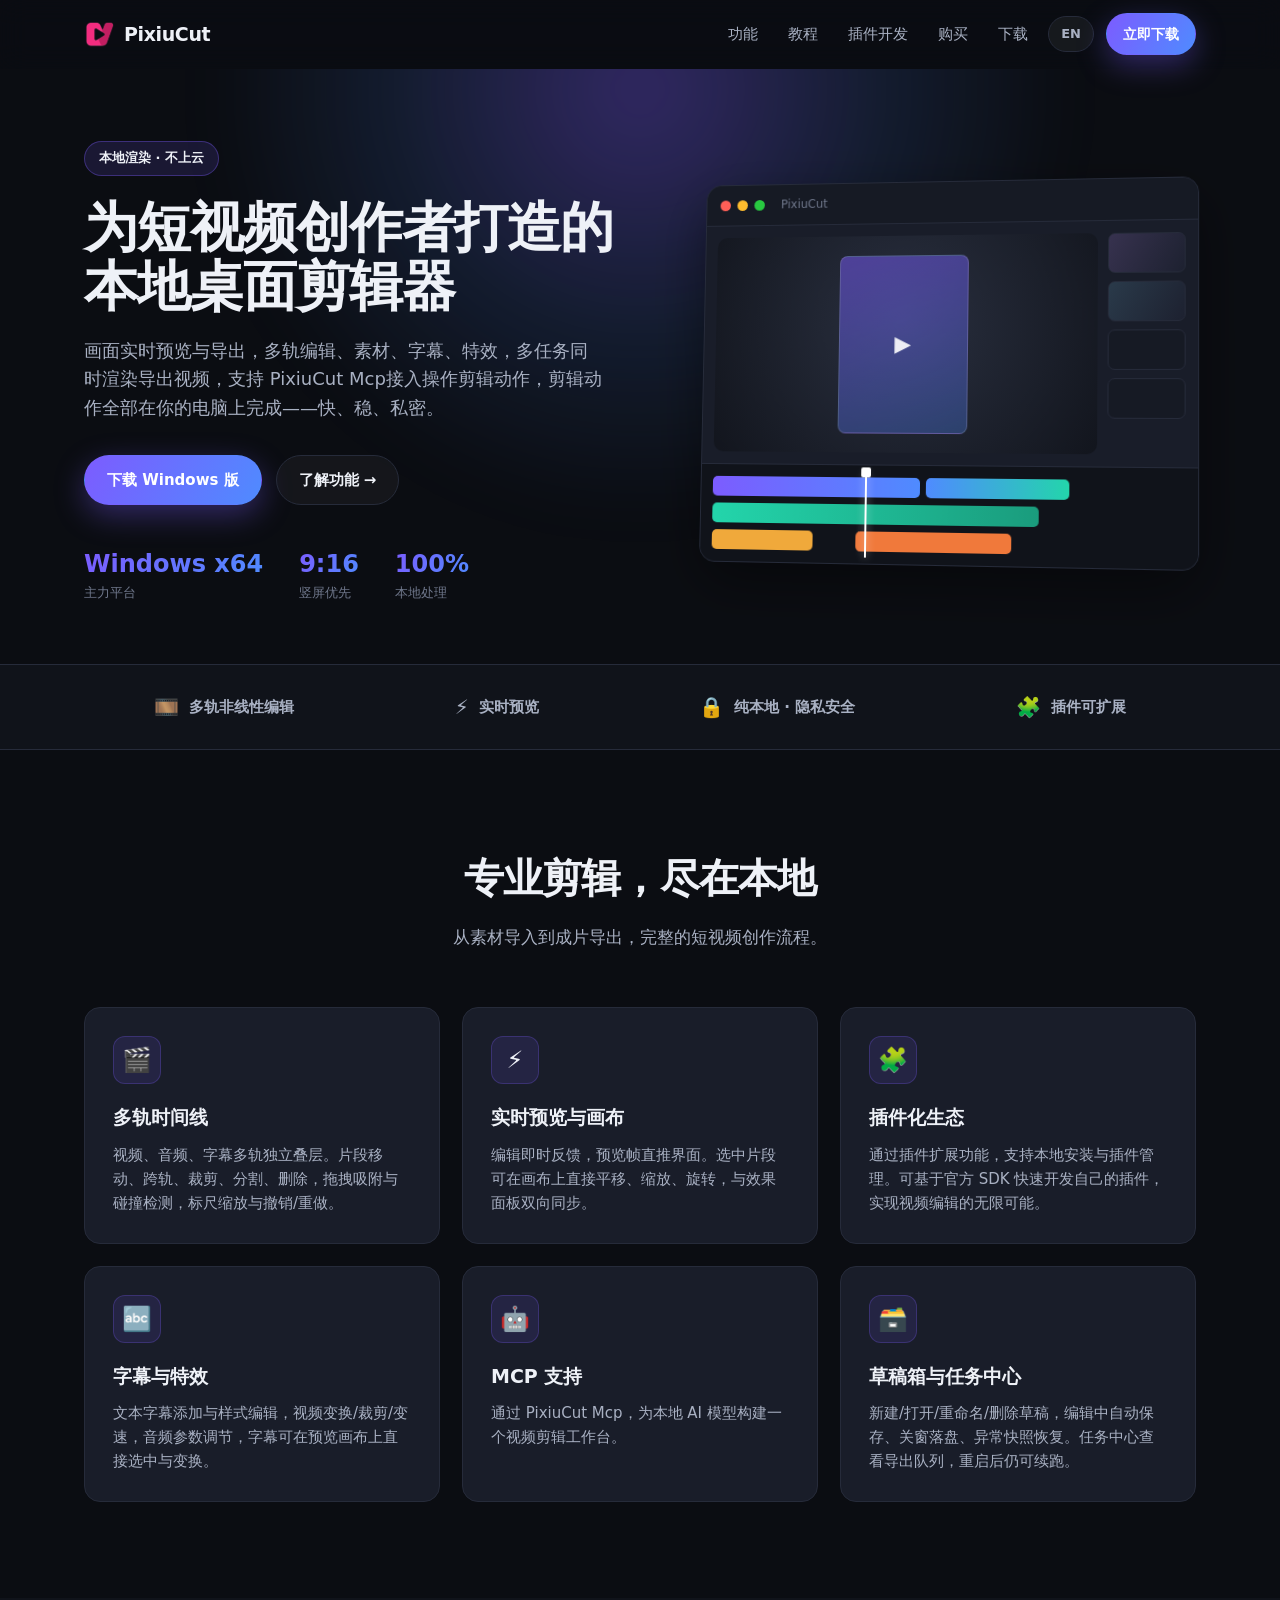
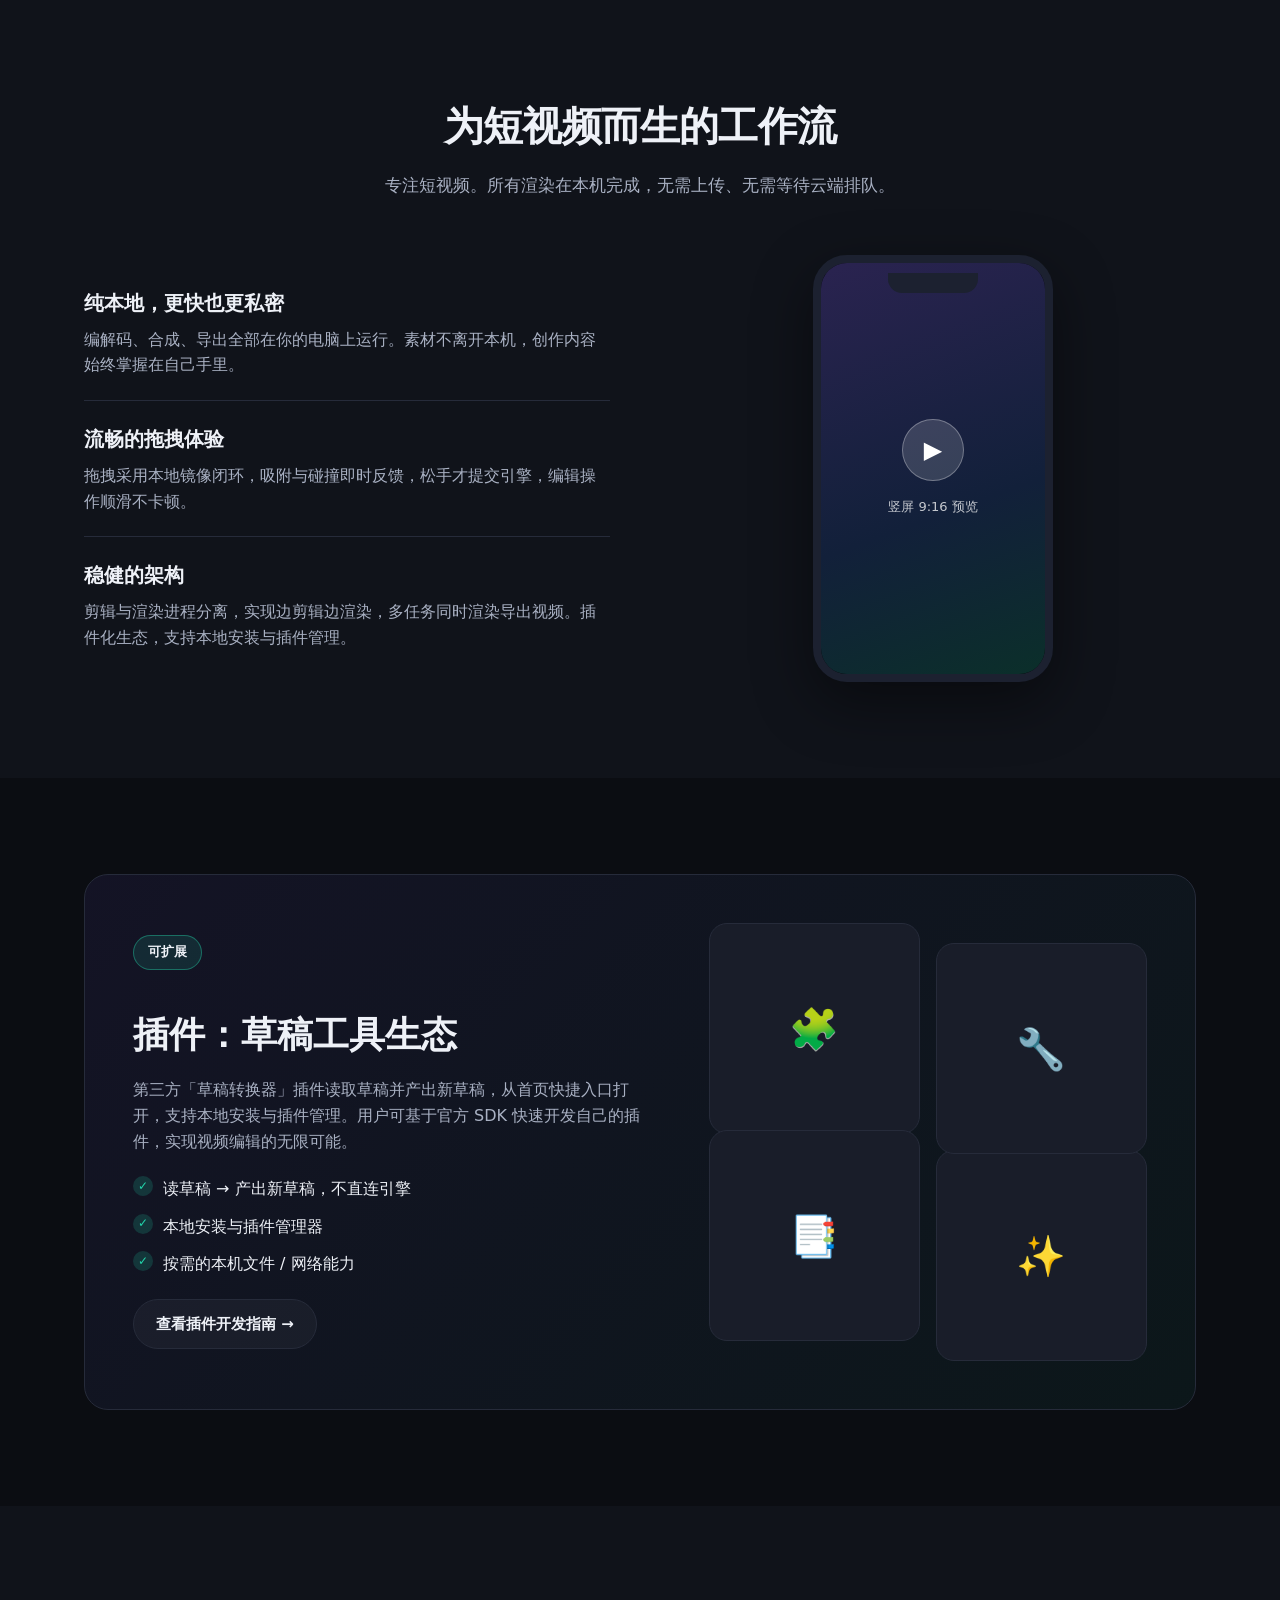
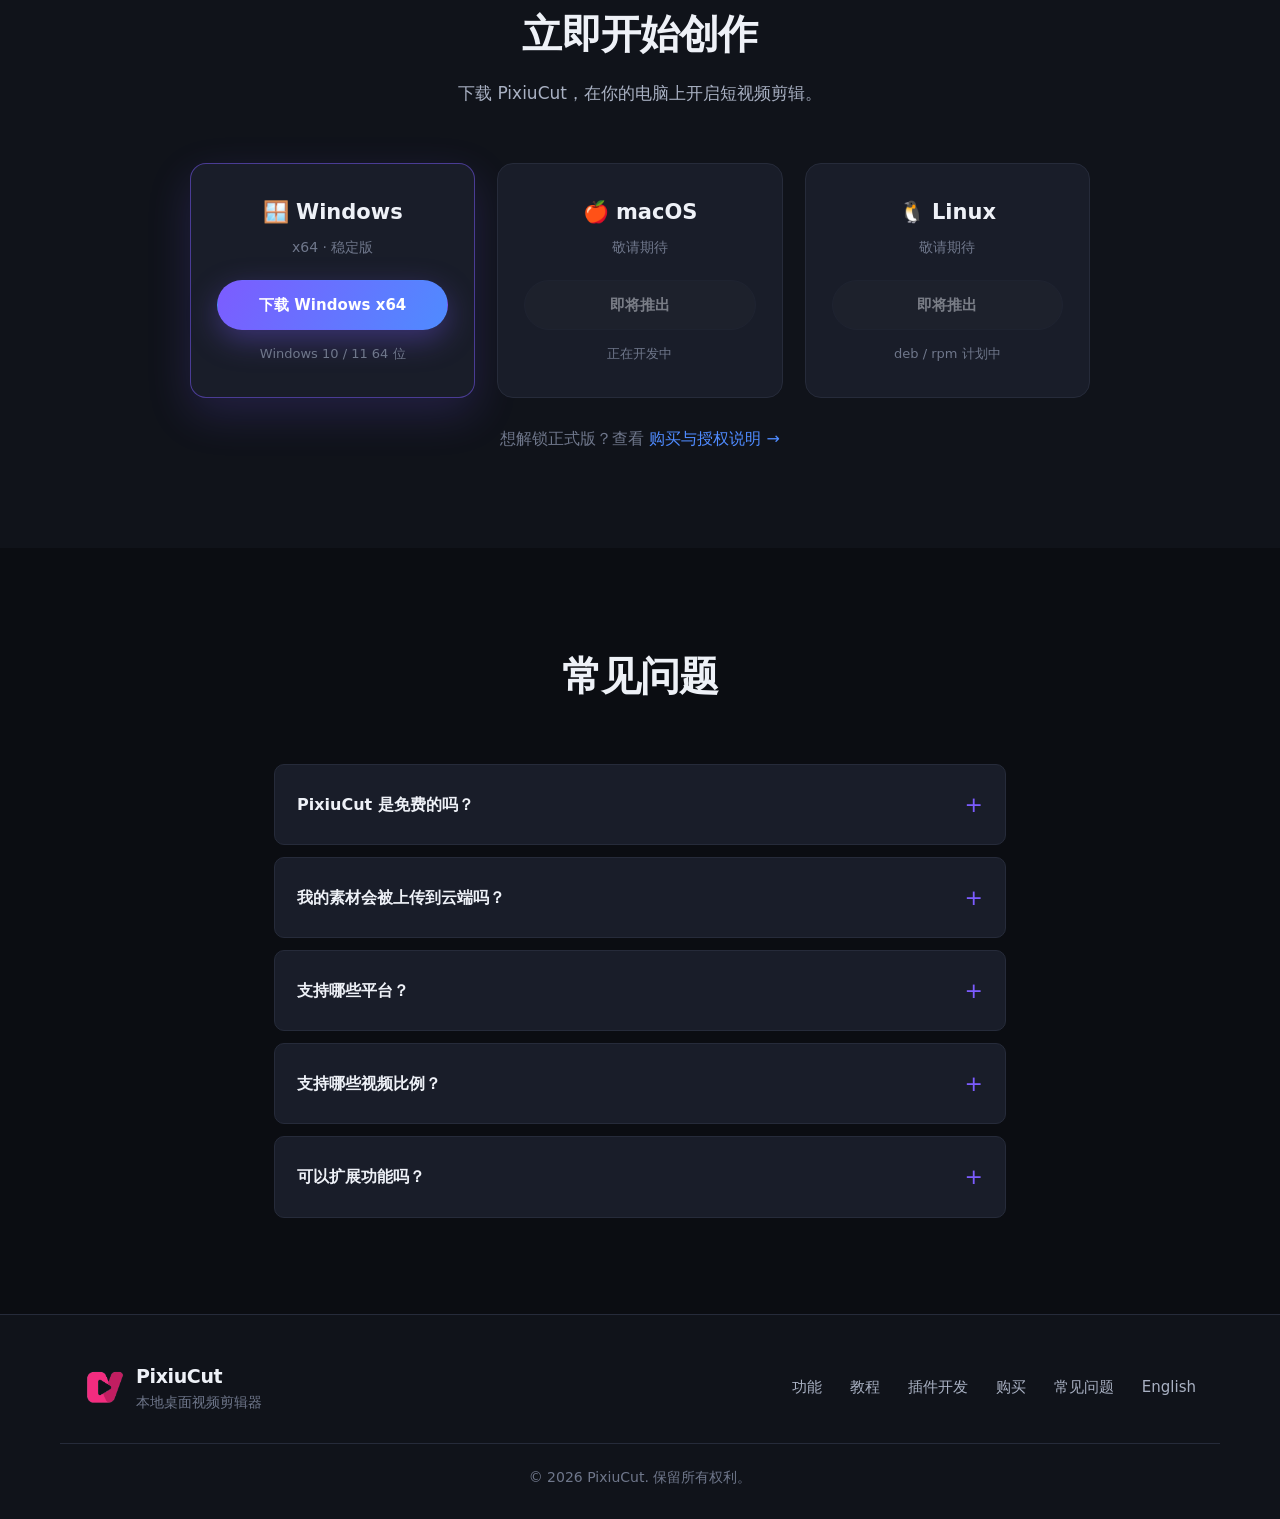
<file: index.html>
<!DOCTYPE html>
<html lang="zh-CN">
<head>
  <meta charset="UTF-8" />
  <meta name="viewport" content="width=device-width, initial-scale=1.0" />
  <title>PixiuCut-MCP智能AI视频剪辑器|插件化批量高效视频创作剪辑器</title>
  <meta name="description" content="PixiuCut 是面向短视频创作者的本地桌面视频剪辑器，画面实时预览与导出，多轨编辑、字幕、特效、插件全部在本机完成，不依赖云端，支持多任务同时渲染导出视频，支持 PixiuCut Mcp，为本地 AI 模型构建一个视频剪辑工作台。" />
  <meta name="keywords" content="PixiuCut,视频剪辑,短视频,本地剪辑,竖屏剪辑,桌面视频编辑器,多轨剪辑,批量混剪,视频翻译,MCP" />
  <link rel="canonical" href="https://pixiucut.meitool.cn/" />
  <link rel="alternate" hreflang="zh-CN" href="https://pixiucut.meitool.cn/" />
  <link rel="alternate" hreflang="en" href="https://pixiucut.meitool.cn/en/" />
  <link rel="alternate" hreflang="x-default" href="https://pixiucut.meitool.cn/" />
  <meta property="og:type" content="website" />
  <meta property="og:title" content="PixiuCut · 本地桌面视频剪辑器" />
  <meta property="og:description" content="面向短视频创作者的本地桌面视频剪辑器，竖屏优先，实时预览，纯本地渲染。" />
  <meta property="og:url" content="https://pixiucut.meitool.cn/" />
  <meta property="og:image" content="https://pixiucut.meitool.cn/assets/img/logo.png" />
  <meta name="twitter:card" content="summary" />
  <link rel="icon" type="image/png" href="assets/img/logo-32.png" />
  <link rel="stylesheet" href="assets/css/style.css" />
  <script type="application/ld+json">
  {
    "@context": "https://schema.org",
    "@type": "SoftwareApplication",
    "name": "PixiuCut",
    "applicationCategory": "MultimediaApplication",
    "operatingSystem": "Windows 10/11 x64",
    "description": "面向短视频创作者的本地桌面视频剪辑器，竖屏优先，实时预览，纯本地渲染。",
    "url": "https://pixiucut.meitool.cn/",
    "inLanguage": "zh-CN",
    "offers": { "@type": "Offer", "priceCurrency": "CNY", "price": "0" }
  }
  </script>
</head>
<body>
  <!-- ===== Header ===== -->
  <header class="site-header" id="siteHeader">
    <div class="container header-inner">
      <a class="brand" href="index.html" aria-label="PixiuCut">
        <img src="assets/img/logo.png" alt="PixiuCut Logo" class="brand-logo" />
        <span class="brand-name">PixiuCut</span>
      </a>
      <nav class="nav" id="mainNav">
        <a href="index.html#features">功能</a>
        <a href="tutorials.html">教程</a>
        <a href="plugins-dev.html">插件开发</a>
        <a href="pricing.html">购买</a>
        <a href="index.html#download">下载</a>
      </nav>
      <div class="header-actions">
        <a class="lang-toggle" href="en/index.html" hreflang="en" aria-label="Switch to English">EN</a>
        <a href="index.html#download" class="btn btn-primary btn-sm">立即下载</a>
        <button class="nav-burger" id="navBurger" aria-label="菜单"><span></span><span></span><span></span></button>
      </div>
    </div>
  </header>

  <main id="top">
    <!-- ===== Hero ===== -->
    <section class="hero">
      <div class="hero-glow" aria-hidden="true"></div>
      <div class="container hero-inner">
        <div class="hero-copy">
          <span class="pill">本地渲染 · 不上云</span>
          <h1 class="hero-title">为短视频创作者打造的<br />本地桌面剪辑器</h1>
          <p class="hero-sub">画面实时预览与导出，多轨编辑、素材、字幕、特效，多任务同时渲染导出视频，支持 PixiuCut Mcp接入操作剪辑动作，剪辑动作全部在你的电脑上完成——快、稳、私密。</p>
          <div class="hero-cta">
            <a href="index.html#download" class="btn btn-primary">下载 Windows 版</a>
            <a href="index.html#features" class="btn btn-ghost">了解功能 →</a>
          </div>
          <ul class="hero-meta">
            <li><strong>Windows x64</strong><span>主力平台</span></li>
            <li><strong>9:16</strong><span>竖屏优先</span></li>
            <li><strong>100%</strong><span>本地处理</span></li>
          </ul>
        </div>
        <div class="hero-mock" aria-hidden="true">
          <div class="mock-window">
            <div class="mock-bar"><span class="dot r"></span><span class="dot y"></span><span class="dot g"></span><span class="mock-title">PixiuCut</span></div>
            <div class="mock-body">
              <div class="mock-preview"><div class="mock-canvas"><div class="mock-play">▶</div></div></div>
              <div class="mock-side"><div class="mock-thumb"></div><div class="mock-thumb"></div><div class="mock-thumb"></div><div class="mock-thumb"></div></div>
            </div>
            <div class="mock-timeline">
              <div class="track track-v"><span></span><span></span></div>
              <div class="track track-a"><span></span></div>
              <div class="track track-s"><span></span><span></span></div>
              <div class="playhead"></div>
            </div>
          </div>
        </div>
      </div>
    </section>

    <!-- ===== Strip ===== -->
    <section class="strip">
      <div class="container strip-inner">
        <div class="strip-item"><span class="strip-ico">🎞️</span><span>多轨非线性编辑</span></div>
        <div class="strip-item"><span class="strip-ico">⚡</span><span>实时预览</span></div>
        <div class="strip-item"><span class="strip-ico">🔒</span><span>纯本地 · 隐私安全</span></div>
        <div class="strip-item"><span class="strip-ico">🧩</span><span>插件可扩展</span></div>
      </div>
    </section>

    <!-- ===== Features ===== -->
    <section class="section" id="features">
      <div class="container">
        <div class="section-head">
          <h2>专业剪辑，尽在本地</h2>
          <p>从素材导入到成片导出，完整的短视频创作流程。</p>
        </div>
        <div class="feature-grid">
          <article class="card"><div class="card-ico">🎬</div><h3>多轨时间线</h3><p>视频、音频、字幕多轨独立叠层。片段移动、跨轨、裁剪、分割、删除，拖拽吸附与碰撞检测，标尺缩放与撤销/重做。</p></article>
          <article class="card"><div class="card-ico">⚡</div><h3>实时预览与画布</h3><p>编辑即时反馈，预览帧直推界面。选中片段可在画布上直接平移、缩放、旋转，与效果面板双向同步。</p></article>
          <article class="card"><div class="card-ico">🧩</div><h3>插件化生态</h3><p>通过插件扩展功能，支持本地安装与插件管理。可基于官方 SDK 快速开发自己的插件，实现视频编辑的无限可能。</p></article>
          <article class="card"><div class="card-ico">🔤</div><h3>字幕与特效</h3><p>文本字幕添加与样式编辑，视频变换/裁剪/变速，音频参数调节，字幕可在预览画布上直接选中与变换。</p></article>
          <article class="card"><div class="card-ico">🤖</div><h3>MCP 支持</h3><p>通过 PixiuCut Mcp，为本地 AI 模型构建一个视频剪辑工作台。</p></article>
          <article class="card"><div class="card-ico">🗃️</div><h3>草稿箱与任务中心</h3><p>新建/打开/重命名/删除草稿，编辑中自动保存、关窗落盘、异常快照恢复。任务中心查看导出队列，重启后仍可续跑。</p></article>
        </div>
      </div>
    </section>

    <!-- ===== Showcase ===== -->
    <section class="section section-alt" id="showcase">
      <div class="container">
        <div class="section-head">
          <h2>为短视频而生的工作流</h2>
          <p>专注短视频。所有渲染在本机完成，无需上传、无需等待云端排队。</p>
        </div>
        <div class="showcase-grid">
          <div class="showcase-text">
            <div class="show-item"><h4>纯本地，更快也更私密</h4><p>编解码、合成、导出全部在你的电脑上运行。素材不离开本机，创作内容始终掌握在自己手里。</p></div>
            <div class="show-item"><h4>流畅的拖拽体验</h4><p>拖拽采用本地镜像闭环，吸附与碰撞即时反馈，松手才提交引擎，编辑操作顺滑不卡顿。</p></div>
            <div class="show-item"><h4>稳健的架构</h4><p>剪辑与渲染进程分离，实现边剪辑边渲染，多任务同时渲染导出视频。插件化生态，支持本地安装与插件管理。</p></div>
          </div>
          <div class="showcase-visual" aria-hidden="true">
            <div class="phone"><div class="phone-notch"></div><div class="phone-screen"><div class="phone-play">▶</div><div class="phone-caption">竖屏 9:16 预览</div></div></div>
          </div>
        </div>
      </div>
    </section>

    <!-- ===== Plugins teaser ===== -->
    <section class="section" id="plugins">
      <div class="container">
        <div class="plugins-box">
          <div class="plugins-copy">
            <span class="pill pill-accent">可扩展</span>
            <h2>插件：草稿工具生态</h2>
            <p>第三方「草稿转换器」插件读取草稿并产出新草稿，从首页快捷入口打开，支持本地安装与插件管理。用户可基于官方 SDK 快速开发自己的插件，实现视频编辑的无限可能。</p>
            <ul class="check-list">
              <li>读草稿 → 产出新草稿，不直连引擎</li>
              <li>本地安装与插件管理器</li>
              <li>按需的本机文件 / 网络能力</li>
            </ul>
            <div style="margin-top:22px"><a href="plugins-dev.html" class="btn btn-ghost">查看插件开发指南 →</a></div>
          </div>
          <div class="plugins-visual" aria-hidden="true">
            <div class="plug-card">🧩</div><div class="plug-card">🔧</div><div class="plug-card">📑</div><div class="plug-card">✨</div>
          </div>
        </div>
      </div>
    </section>

    <!-- ===== Download ===== -->
    <section class="section section-alt" id="download">
      <div class="container">
        <div class="section-head"><h2>立即开始创作</h2><p>下载 PixiuCut，在你的电脑上开启短视频剪辑。</p></div>
        <div class="download-grid">
          <div class="dl-card dl-primary">
            <div class="dl-os">🪟 Windows</div>
            <div class="dl-ver">x64 · 稳定版</div>
            <a href="#" class="btn btn-primary btn-block" data-download="win-x64">下载 Windows x64</a>
            <p class="dl-note">Windows 10 / 11 64 位</p>
          </div>
          <div class="dl-card">
            <div class="dl-os">🍎 macOS</div>
            <div class="dl-ver">敬请期待</div>
            <a href="#" class="btn btn-ghost btn-block is-disabled" aria-disabled="true">即将推出</a>
            <p class="dl-note">正在开发中</p>
          </div>
          <div class="dl-card">
            <div class="dl-os">🐧 Linux</div>
            <div class="dl-ver">敬请期待</div>
            <a href="#" class="btn btn-ghost btn-block is-disabled" aria-disabled="true">即将推出</a>
            <p class="dl-note">deb / rpm 计划中</p>
          </div>
        </div>
        <p style="text-align:center;margin-top:28px;color:var(--text-3)">想解锁正式版？查看 <a href="pricing.html" style="color:var(--brand-2)">购买与授权说明 →</a></p>
      </div>
    </section>

    <!-- ===== FAQ ===== -->
    <section class="section" id="faq">
      <div class="container container-narrow">
        <div class="section-head"><h2>常见问题</h2></div>
        <div class="faq-list">
          <details class="faq-item"><summary>PixiuCut 是免费的吗？</summary><p>基础功能免费使用，你可以下载并体验本地剪辑功能。正式版通过激活码解锁，详见<a href="pricing.html" style="color:var(--brand-2)">购买页</a>。</p></details>
          <details class="faq-item"><summary>我的素材会被上传到云端吗？</summary><p>不会。PixiuCut 的编解码、合成与导出全部在本机完成，素材不会离开你的电脑。</p></details>
          <details class="faq-item"><summary>支持哪些平台？</summary><p>当前主力平台为 Windows x64。macOS 与 Linux 版本正在规划中。</p></details>
          <details class="faq-item"><summary>支持哪些视频比例？</summary><p>竖屏优先，默认 9:16，支持16:9、1:1、4:3等比例。</p></details>
          <details class="faq-item"><summary>可以扩展功能吗？</summary><p>可以。通过插件扩展功能，支持本地安装与插件管理，详见<a href="plugins-dev.html" style="color:var(--brand-2)">插件开发指南</a>。</p></details>
        </div>
      </div>
    </section>
  </main>

  <!-- ===== Footer ===== -->
  <footer class="site-footer">
    <div class="container footer-inner">
      <div class="footer-brand">
        <img src="assets/img/logo.png" alt="PixiuCut" class="brand-logo" />
        <div><div class="brand-name">PixiuCut</div><p class="footer-tag">本地桌面视频剪辑器</p></div>
      </div>
      <nav class="footer-links">
        <a href="index.html#features">功能</a>
        <a href="tutorials.html">教程</a>
        <a href="plugins-dev.html">插件开发</a>
        <a href="pricing.html">购买</a>
        <a href="index.html#faq">常见问题</a>
        <a href="en/index.html" hreflang="en">English</a>
      </nav>
    </div>
    <div class="container footer-bottom" id="footer-bottom"><span>© 2026 PixiuCut. 保留所有权利。</span></div>
  </footer>

  <script src="assets/js/main.js"></script>
</body>
</html>
</file>
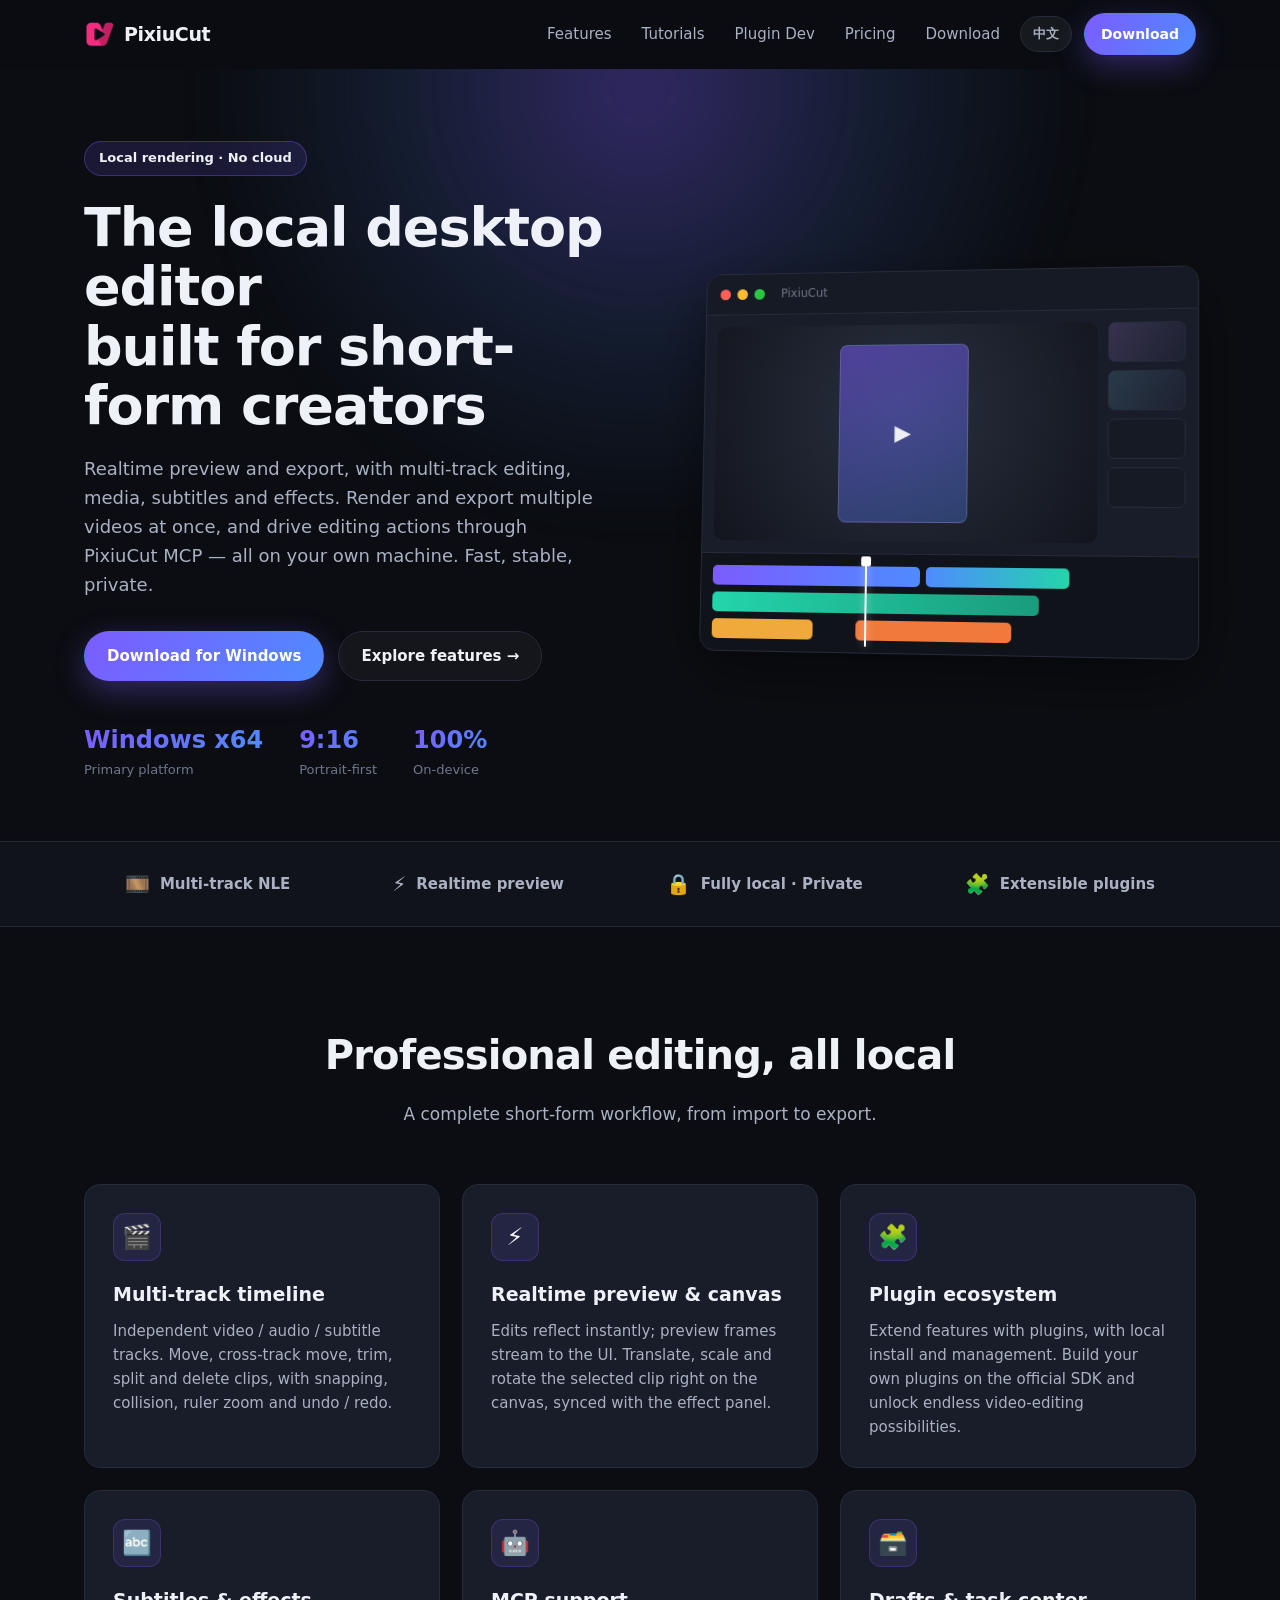
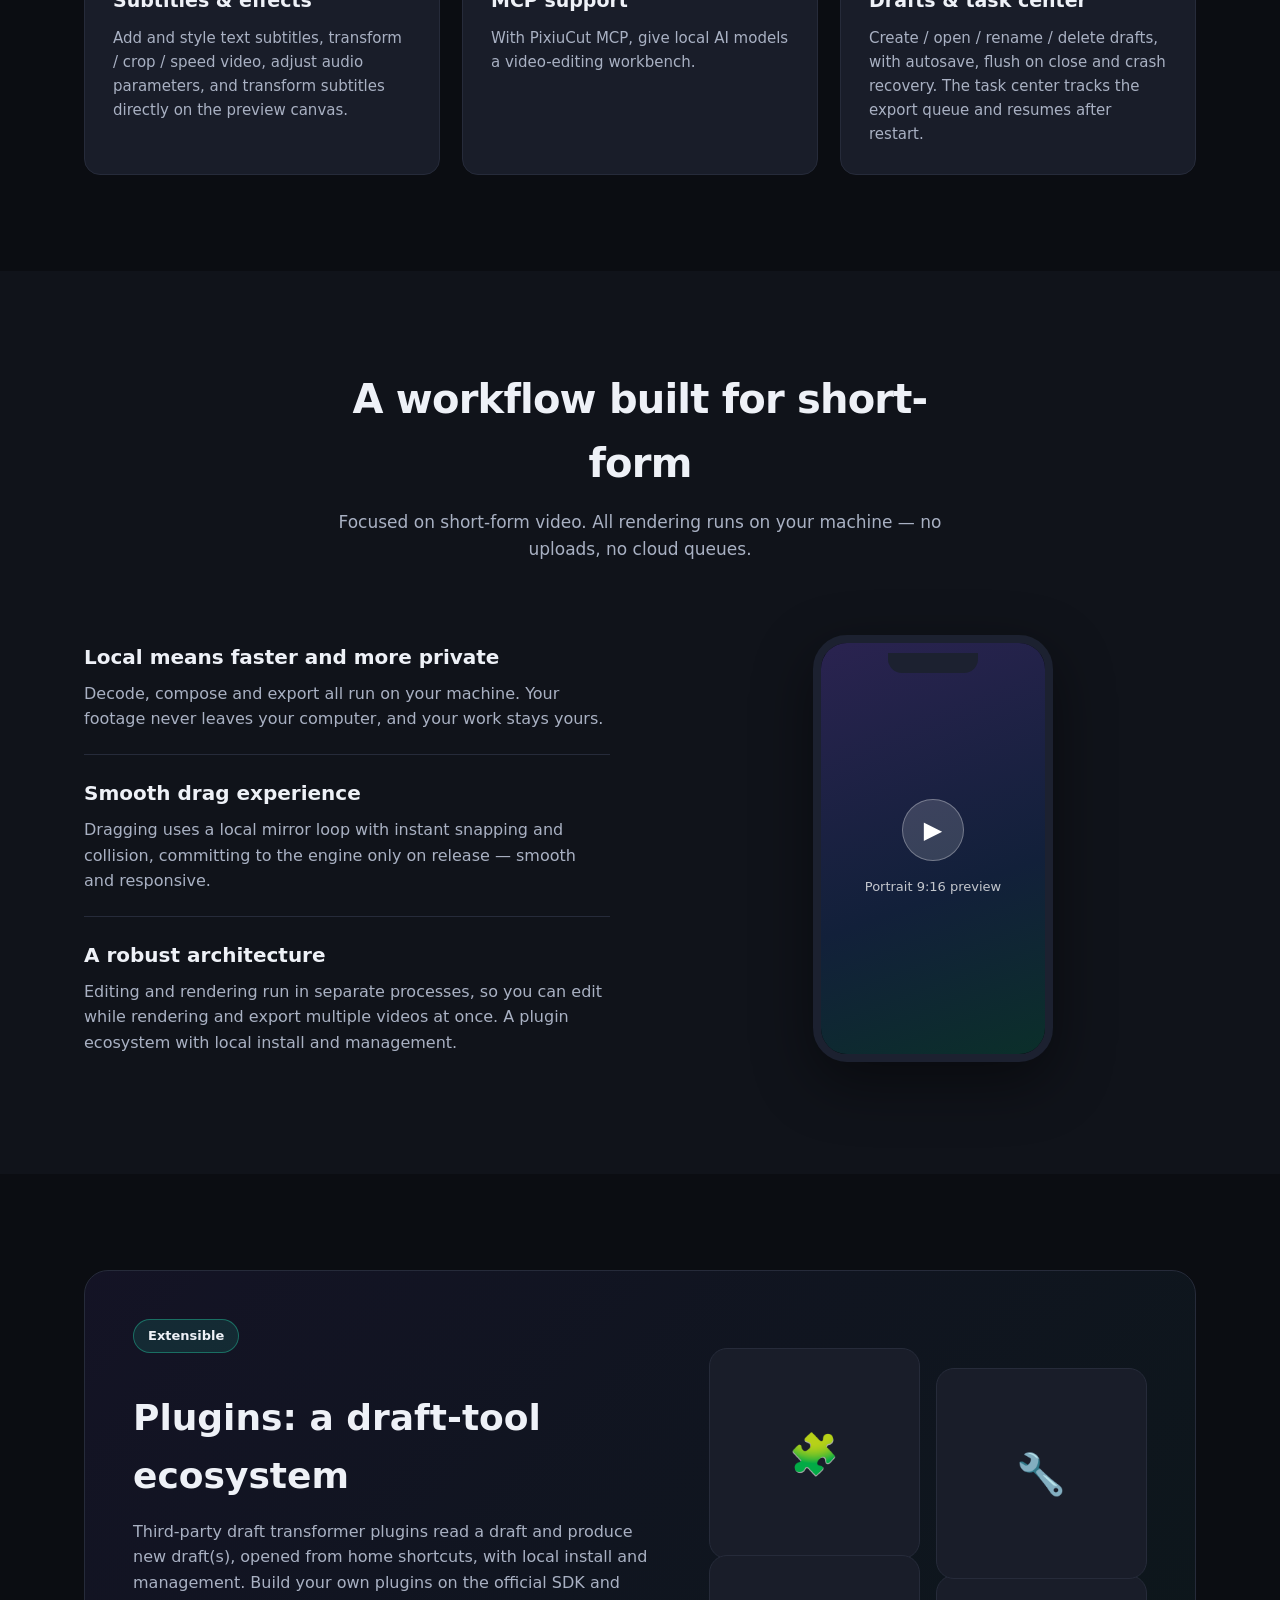
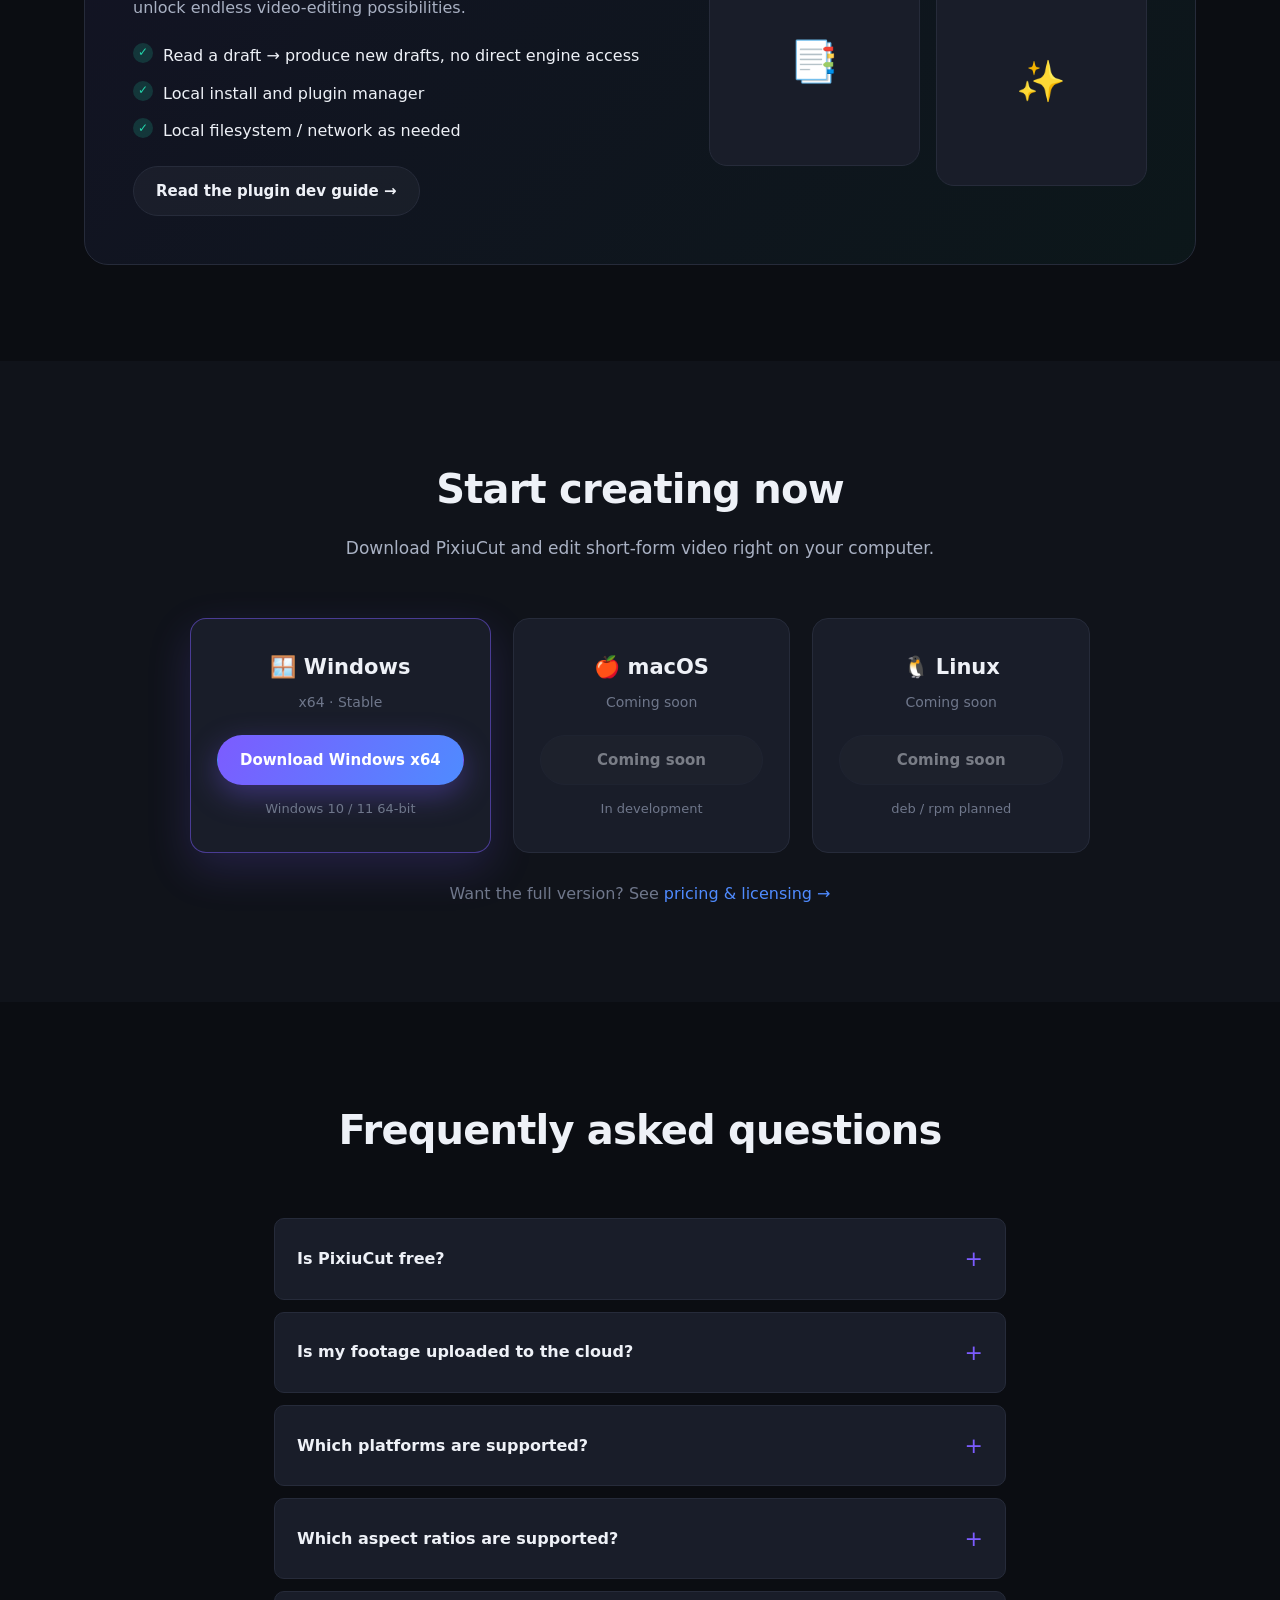
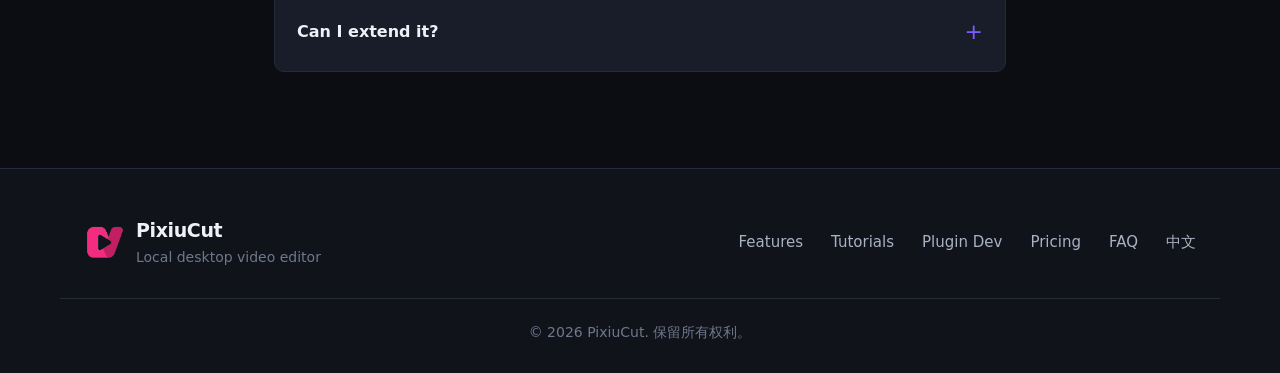
<file: en/index.html>
<!DOCTYPE html>
<html lang="en">
<head>
  <meta charset="UTF-8" />
  <meta name="viewport" content="width=device-width, initial-scale=1.0" />
  <title>PixiuCut · Local Desktop Video Editor | Realtime Preview · On-device · MCP</title>
  <meta name="description" content="PixiuCut is a local desktop video editor for short-form creators. Realtime preview and export, multi-track editing, subtitles, effects and plugins all run on your machine — no cloud. Render and export multiple videos at once, with PixiuCut MCP to give local AI models a video-editing workbench." />
  <meta name="keywords" content="PixiuCut,video editor,short-form,local editing,portrait video,desktop video editor,multi-track,batch remix,video translation,MCP" />
  <link rel="canonical" href="https://pixiucut.meitool.cn/en/" />
  <link rel="alternate" hreflang="zh-CN" href="https://pixiucut.meitool.cn/" />
  <link rel="alternate" hreflang="en" href="https://pixiucut.meitool.cn/en/" />
  <link rel="alternate" hreflang="x-default" href="https://pixiucut.meitool.cn/" />
  <meta property="og:type" content="website" />
  <meta property="og:title" content="PixiuCut · Local Desktop Video Editor" />
  <meta property="og:description" content="A local desktop video editor for short-form creators. Portrait-first, realtime preview, on-device rendering." />
  <meta property="og:url" content="https://pixiucut.meitool.cn/en/" />
  <meta property="og:image" content="https://pixiucut.meitool.cn/assets/img/logo.png" />
  <meta name="twitter:card" content="summary" />
  <link rel="icon" type="image/png" href="../assets/img/logo-32.png" />
  <link rel="stylesheet" href="../assets/css/style.css" />
  <script type="application/ld+json">
  {
    "@context": "https://schema.org",
    "@type": "SoftwareApplication",
    "name": "PixiuCut",
    "applicationCategory": "MultimediaApplication",
    "operatingSystem": "Windows 10/11 x64",
    "description": "A local desktop video editor for short-form creators. Portrait-first, realtime preview, on-device rendering.",
    "url": "https://pixiucut.meitool.cn/en/",
    "inLanguage": "en",
    "offers": { "@type": "Offer", "priceCurrency": "CNY", "price": "0" }
  }
  </script>
</head>
<body>
  <header class="site-header" id="siteHeader">
    <div class="container header-inner">
      <a class="brand" href="index.html" aria-label="PixiuCut">
        <img src="../assets/img/logo.png" alt="PixiuCut Logo" class="brand-logo" />
        <span class="brand-name">PixiuCut</span>
      </a>
      <nav class="nav" id="mainNav">
        <a href="index.html#features">Features</a>
        <a href="tutorials.html">Tutorials</a>
        <a href="plugins-dev.html">Plugin Dev</a>
        <a href="pricing.html">Pricing</a>
        <a href="index.html#download">Download</a>
      </nav>
      <div class="header-actions">
        <a class="lang-toggle" href="../index.html" hreflang="zh-CN" aria-label="切换到中文">中文</a>
        <a href="index.html#download" class="btn btn-primary btn-sm">Download</a>
        <button class="nav-burger" id="navBurger" aria-label="Menu"><span></span><span></span><span></span></button>
      </div>
    </div>
  </header>

  <main id="top">
    <section class="hero">
      <div class="hero-glow" aria-hidden="true"></div>
      <div class="container hero-inner">
        <div class="hero-copy">
          <span class="pill">Local rendering · No cloud</span>
          <h1 class="hero-title">The local desktop editor<br />built for short-form creators</h1>
          <p class="hero-sub">Realtime preview and export, with multi-track editing, media, subtitles and effects. Render and export multiple videos at once, and drive editing actions through PixiuCut MCP — all on your own machine. Fast, stable, private.</p>
          <div class="hero-cta">
            <a href="index.html#download" class="btn btn-primary">Download for Windows</a>
            <a href="index.html#features" class="btn btn-ghost">Explore features →</a>
          </div>
          <ul class="hero-meta">
            <li><strong>Windows x64</strong><span>Primary platform</span></li>
            <li><strong>9:16</strong><span>Portrait-first</span></li>
            <li><strong>100%</strong><span>On-device</span></li>
          </ul>
        </div>
        <div class="hero-mock" aria-hidden="true">
          <div class="mock-window">
            <div class="mock-bar"><span class="dot r"></span><span class="dot y"></span><span class="dot g"></span><span class="mock-title">PixiuCut</span></div>
            <div class="mock-body">
              <div class="mock-preview"><div class="mock-canvas"><div class="mock-play">▶</div></div></div>
              <div class="mock-side"><div class="mock-thumb"></div><div class="mock-thumb"></div><div class="mock-thumb"></div><div class="mock-thumb"></div></div>
            </div>
            <div class="mock-timeline">
              <div class="track track-v"><span></span><span></span></div>
              <div class="track track-a"><span></span></div>
              <div class="track track-s"><span></span><span></span></div>
              <div class="playhead"></div>
            </div>
          </div>
        </div>
      </div>
    </section>

    <section class="strip">
      <div class="container strip-inner">
        <div class="strip-item"><span class="strip-ico">🎞️</span><span>Multi-track NLE</span></div>
        <div class="strip-item"><span class="strip-ico">⚡</span><span>Realtime preview</span></div>
        <div class="strip-item"><span class="strip-ico">🔒</span><span>Fully local · Private</span></div>
        <div class="strip-item"><span class="strip-ico">🧩</span><span>Extensible plugins</span></div>
      </div>
    </section>

    <section class="section" id="features">
      <div class="container">
        <div class="section-head"><h2>Professional editing, all local</h2><p>A complete short-form workflow, from import to export.</p></div>
        <div class="feature-grid">
          <article class="card"><div class="card-ico">🎬</div><h3>Multi-track timeline</h3><p>Independent video / audio / subtitle tracks. Move, cross-track move, trim, split and delete clips, with snapping, collision, ruler zoom and undo / redo.</p></article>
          <article class="card"><div class="card-ico">⚡</div><h3>Realtime preview & canvas</h3><p>Edits reflect instantly; preview frames stream to the UI. Translate, scale and rotate the selected clip right on the canvas, synced with the effect panel.</p></article>
          <article class="card"><div class="card-ico">🧩</div><h3>Plugin ecosystem</h3><p>Extend features with plugins, with local install and management. Build your own plugins on the official SDK and unlock endless video-editing possibilities.</p></article>
          <article class="card"><div class="card-ico">🔤</div><h3>Subtitles & effects</h3><p>Add and style text subtitles, transform / crop / speed video, adjust audio parameters, and transform subtitles directly on the preview canvas.</p></article>
          <article class="card"><div class="card-ico">🤖</div><h3>MCP support</h3><p>With PixiuCut MCP, give local AI models a video-editing workbench.</p></article>
          <article class="card"><div class="card-ico">🗃️</div><h3>Drafts & task center</h3><p>Create / open / rename / delete drafts, with autosave, flush on close and crash recovery. The task center tracks the export queue and resumes after restart.</p></article>
        </div>
      </div>
    </section>

    <section class="section section-alt" id="showcase">
      <div class="container">
        <div class="section-head"><h2>A workflow built for short-form</h2><p>Focused on short-form video. All rendering runs on your machine — no uploads, no cloud queues.</p></div>
        <div class="showcase-grid">
          <div class="showcase-text">
            <div class="show-item"><h4>Local means faster and more private</h4><p>Decode, compose and export all run on your machine. Your footage never leaves your computer, and your work stays yours.</p></div>
            <div class="show-item"><h4>Smooth drag experience</h4><p>Dragging uses a local mirror loop with instant snapping and collision, committing to the engine only on release — smooth and responsive.</p></div>
            <div class="show-item"><h4>A robust architecture</h4><p>Editing and rendering run in separate processes, so you can edit while rendering and export multiple videos at once. A plugin ecosystem with local install and management.</p></div>
          </div>
          <div class="showcase-visual" aria-hidden="true">
            <div class="phone"><div class="phone-notch"></div><div class="phone-screen"><div class="phone-play">▶</div><div class="phone-caption">Portrait 9:16 preview</div></div></div>
          </div>
        </div>
      </div>
    </section>

    <section class="section" id="plugins">
      <div class="container">
        <div class="plugins-box">
          <div class="plugins-copy">
            <span class="pill pill-accent">Extensible</span>
            <h2>Plugins: a draft-tool ecosystem</h2>
            <p>Third-party draft transformer plugins read a draft and produce new draft(s), opened from home shortcuts, with local install and management. Build your own plugins on the official SDK and unlock endless video-editing possibilities.</p>
            <ul class="check-list">
              <li>Read a draft → produce new drafts, no direct engine access</li>
              <li>Local install and plugin manager</li>
              <li>Local filesystem / network as needed</li>
            </ul>
            <div style="margin-top:22px"><a href="plugins-dev.html" class="btn btn-ghost">Read the plugin dev guide →</a></div>
          </div>
          <div class="plugins-visual" aria-hidden="true">
            <div class="plug-card">🧩</div><div class="plug-card">🔧</div><div class="plug-card">📑</div><div class="plug-card">✨</div>
          </div>
        </div>
      </div>
    </section>

    <section class="section section-alt" id="download">
      <div class="container">
        <div class="section-head"><h2>Start creating now</h2><p>Download PixiuCut and edit short-form video right on your computer.</p></div>
        <div class="download-grid">
          <div class="dl-card dl-primary">
            <div class="dl-os">🪟 Windows</div>
            <div class="dl-ver">x64 · Stable</div>
            <a href="#" class="btn btn-primary btn-block" data-download="win-x64">Download Windows x64</a>
            <p class="dl-note">Windows 10 / 11 64-bit</p>
          </div>
          <div class="dl-card">
            <div class="dl-os">🍎 macOS</div>
            <div class="dl-ver">Coming soon</div>
            <a href="#" class="btn btn-ghost btn-block is-disabled" aria-disabled="true">Coming soon</a>
            <p class="dl-note">In development</p>
          </div>
          <div class="dl-card">
            <div class="dl-os">🐧 Linux</div>
            <div class="dl-ver">Coming soon</div>
            <a href="#" class="btn btn-ghost btn-block is-disabled" aria-disabled="true">Coming soon</a>
            <p class="dl-note">deb / rpm planned</p>
          </div>
        </div>
        <p style="text-align:center;margin-top:28px;color:var(--text-3)">Want the full version? See <a href="pricing.html" style="color:var(--brand-2)">pricing & licensing →</a></p>
      </div>
    </section>

    <section class="section" id="faq">
      <div class="container container-narrow">
        <div class="section-head"><h2>Frequently asked questions</h2></div>
        <div class="faq-list">
          <details class="faq-item"><summary>Is PixiuCut free?</summary><p>The core features are free — download and try local editing. The full version is unlocked with a license code; see the <a href="pricing.html" style="color:var(--brand-2)">pricing page</a>.</p></details>
          <details class="faq-item"><summary>Is my footage uploaded to the cloud?</summary><p>No. Decoding, composing and export all happen on your machine — your footage never leaves your computer.</p></details>
          <details class="faq-item"><summary>Which platforms are supported?</summary><p>Windows x64 is the primary platform today. macOS and Linux builds are planned.</p></details>
          <details class="faq-item"><summary>Which aspect ratios are supported?</summary><p>Portrait-first with a 9:16 default, plus 16:9, 1:1, 4:3 and more.</p></details>
          <details class="faq-item"><summary>Can I extend it?</summary><p>Yes. Extend features with plugins, with local install and management — see the <a href="plugins-dev.html" style="color:var(--brand-2)">plugin dev guide</a>.</p></details>
        </div>
      </div>
    </section>
  </main>

  <footer class="site-footer">
    <div class="container footer-inner">
      <div class="footer-brand">
        <img src="../assets/img/logo.png" alt="PixiuCut" class="brand-logo" />
        <div><div class="brand-name">PixiuCut</div><p class="footer-tag">Local desktop video editor</p></div>
      </div>
      <nav class="footer-links">
        <a href="index.html#features">Features</a>
        <a href="tutorials.html">Tutorials</a>
        <a href="plugins-dev.html">Plugin Dev</a>
        <a href="pricing.html">Pricing</a>
        <a href="index.html#faq">FAQ</a>
        <a href="../index.html" hreflang="zh-CN">中文</a>
      </nav>
    </div>
    <div class="container footer-bottom" id="footer-bottom"><span>© 2026 PixiuCut. All rights reserved.</span></div>
  </footer>

  <script src="../assets/js/main.js"></script>
</body>
</html>
</file>
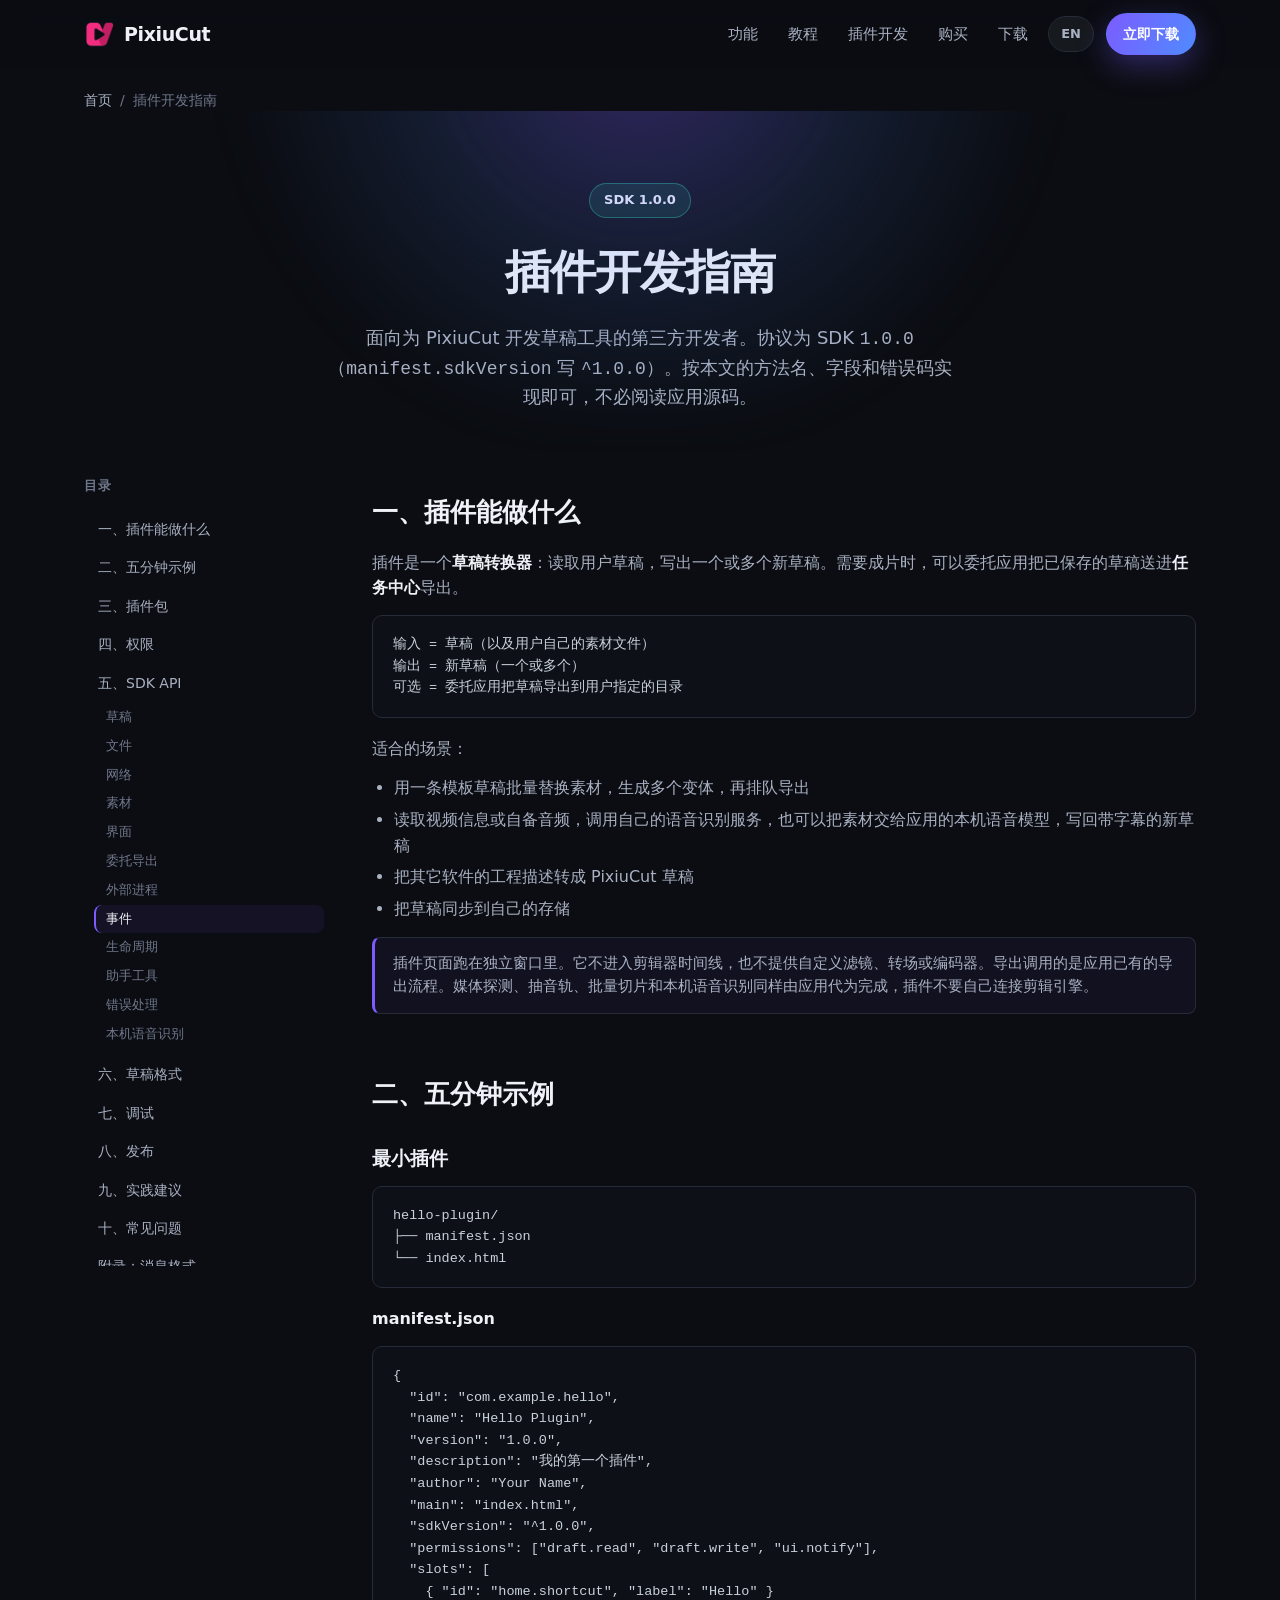
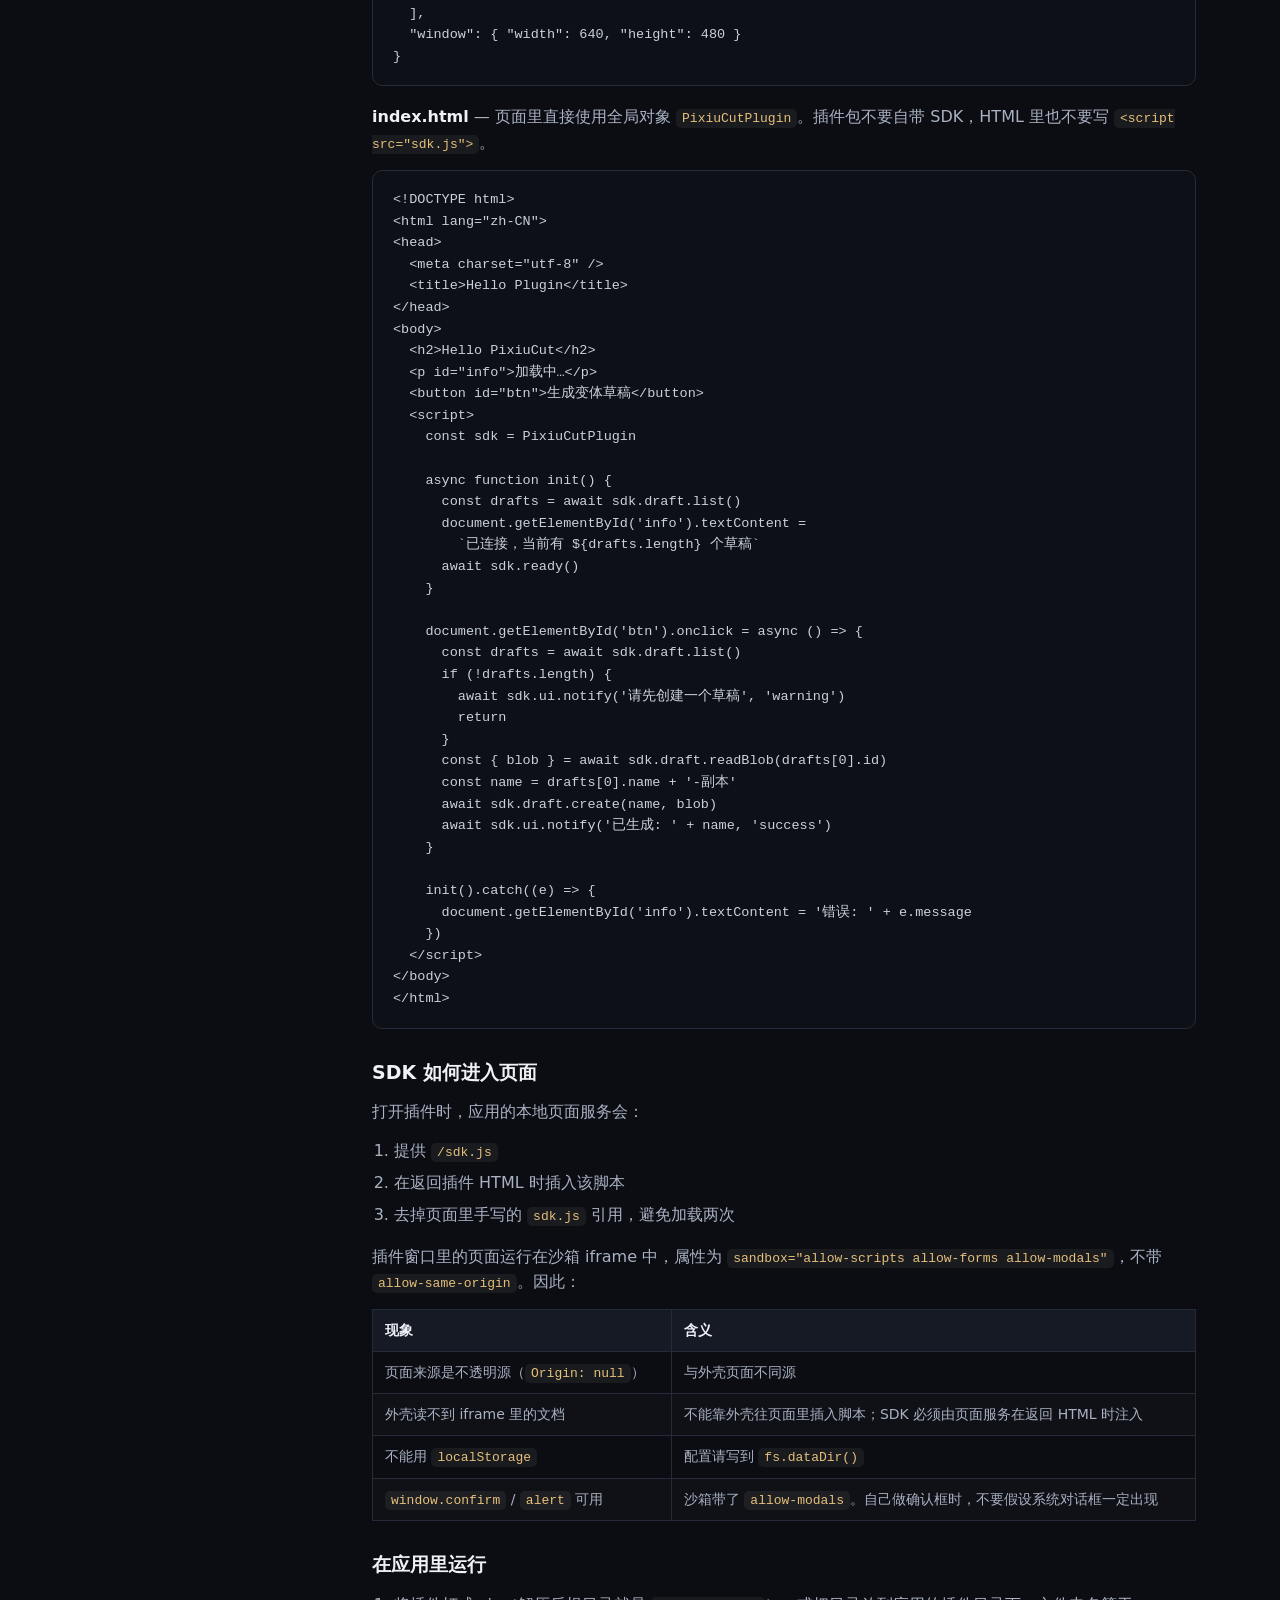
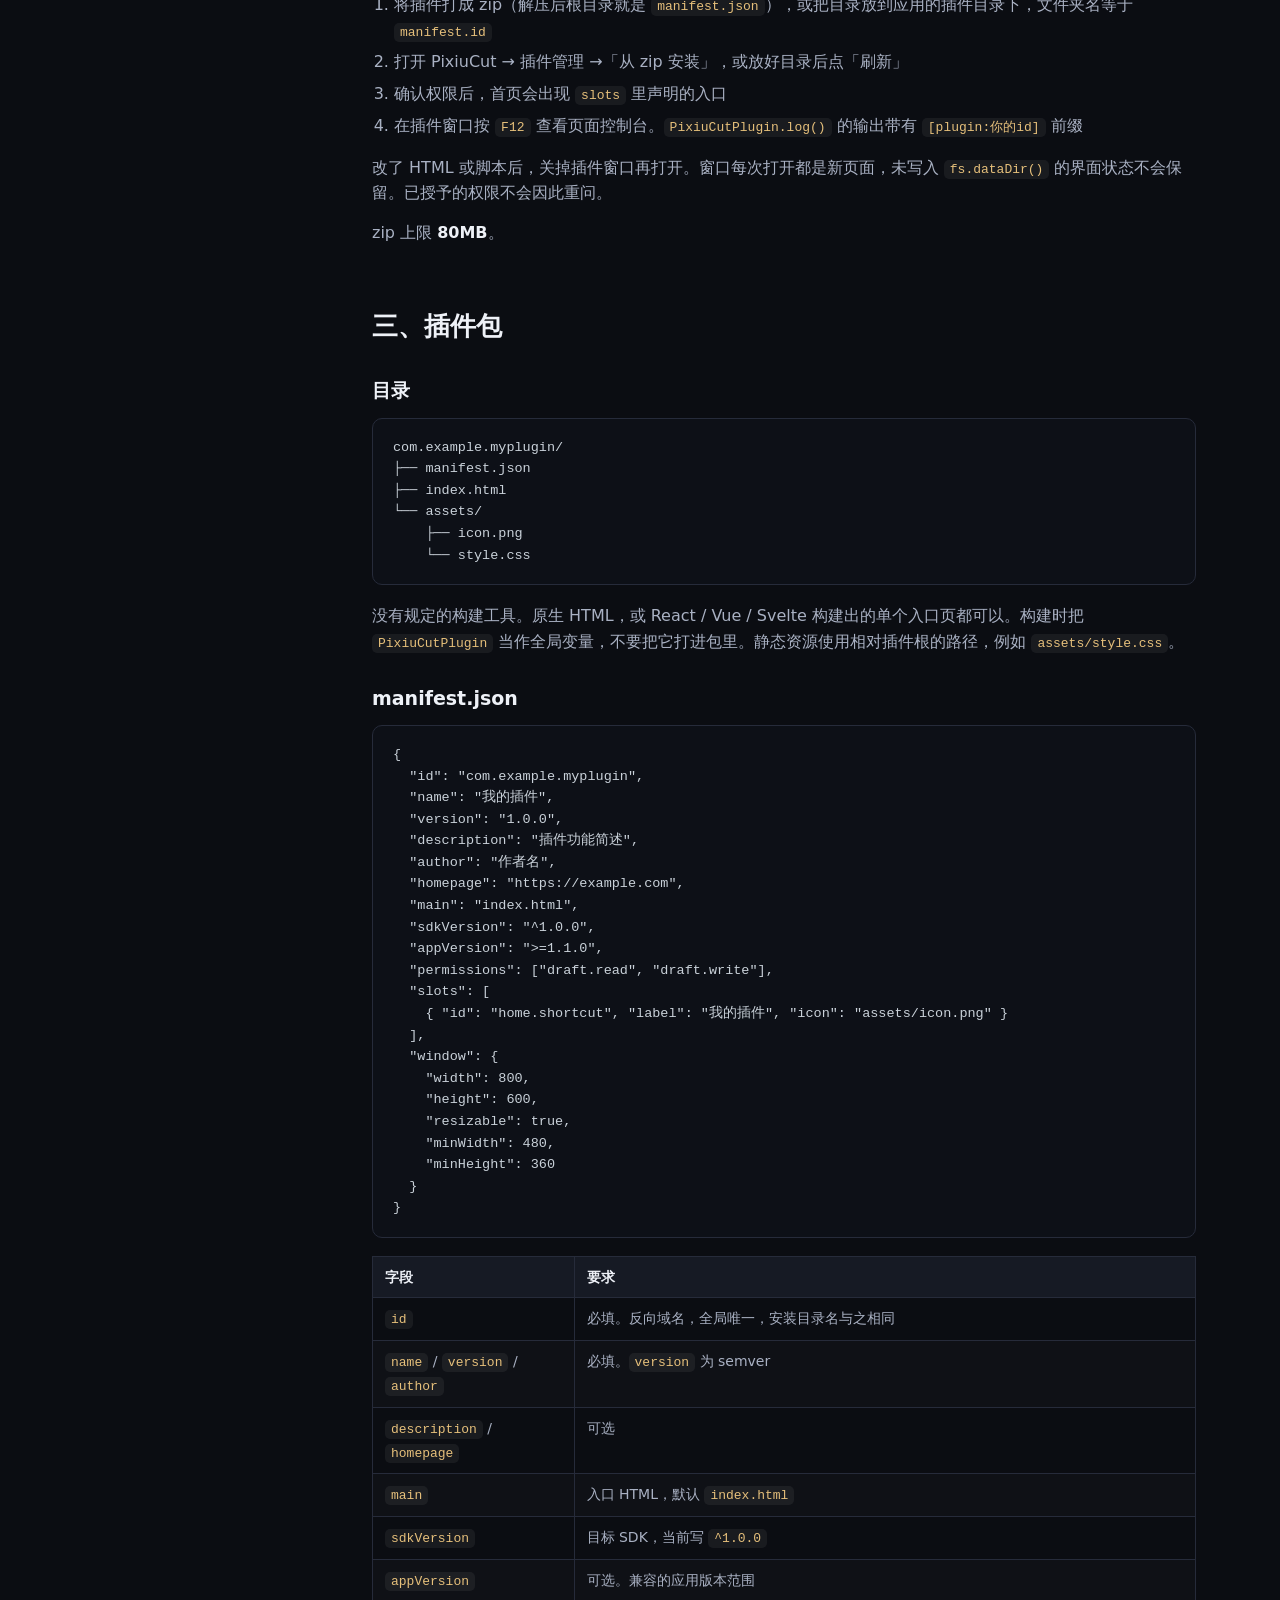
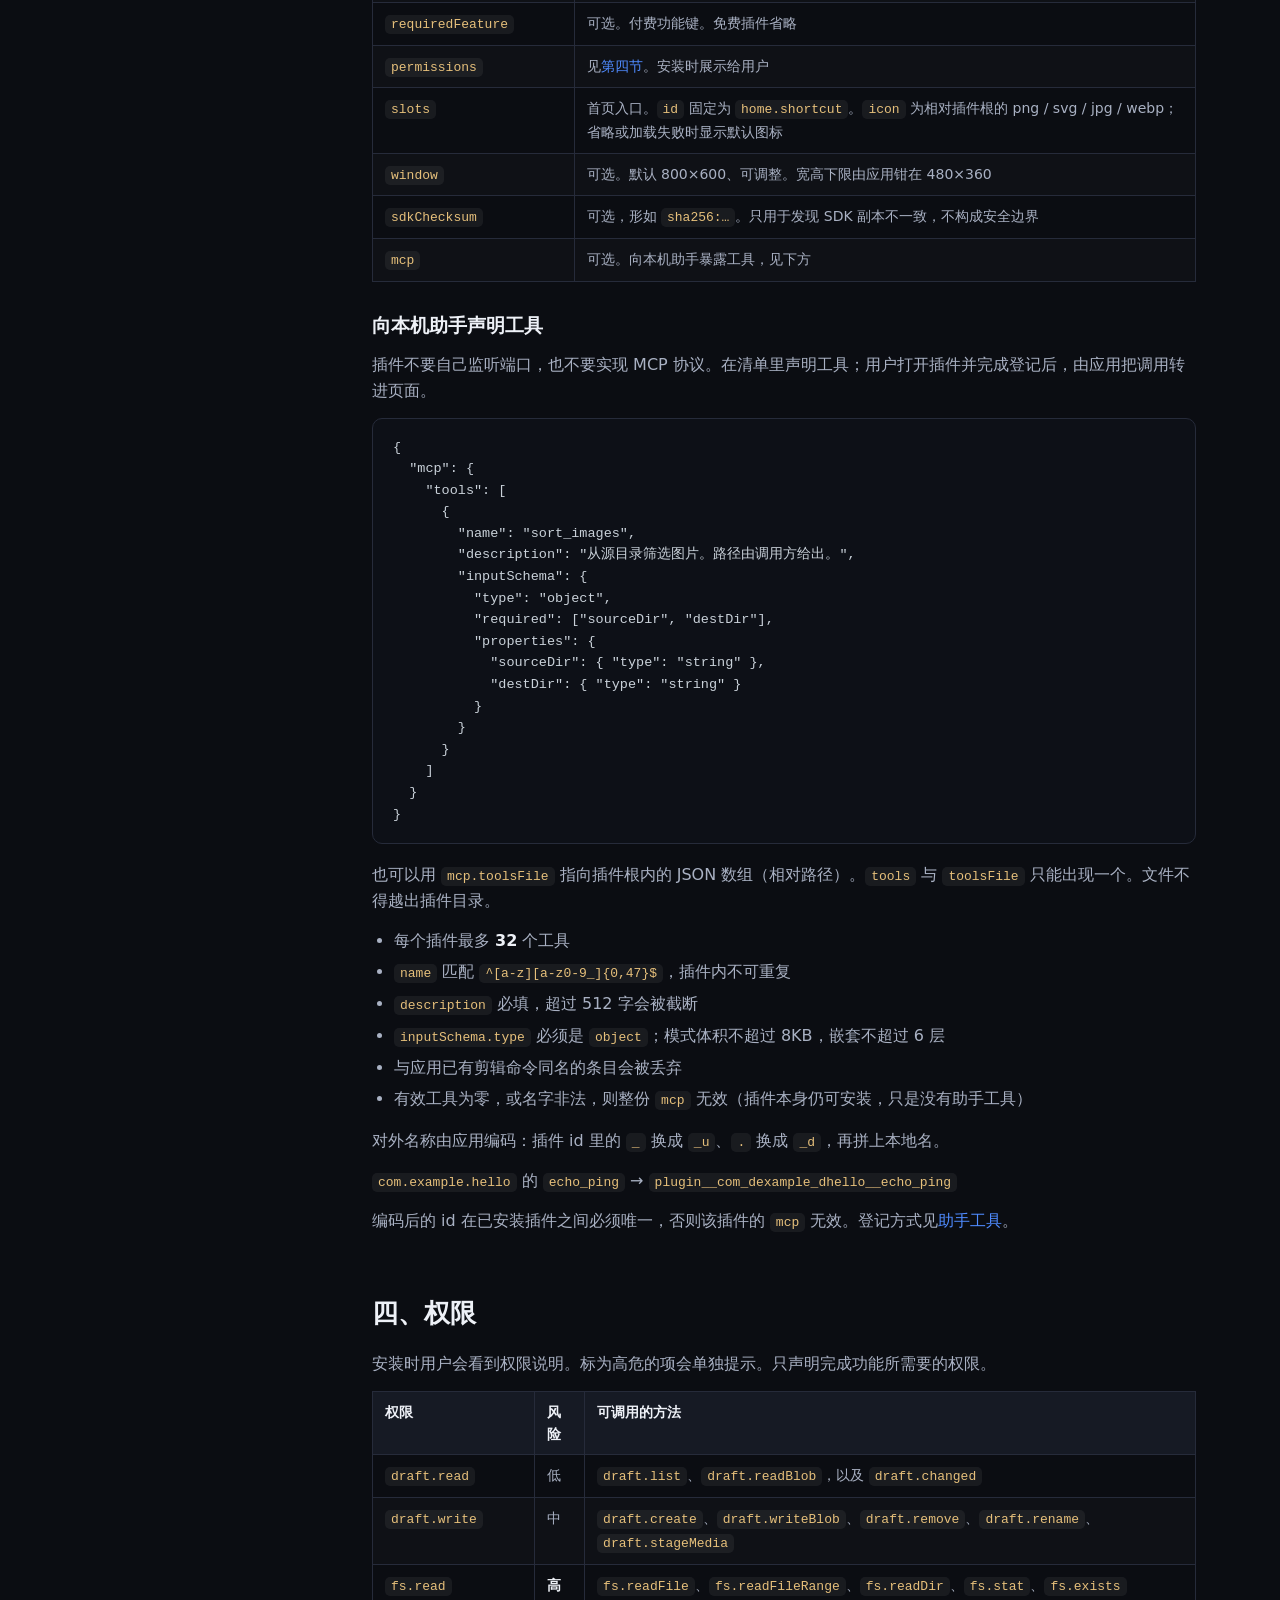
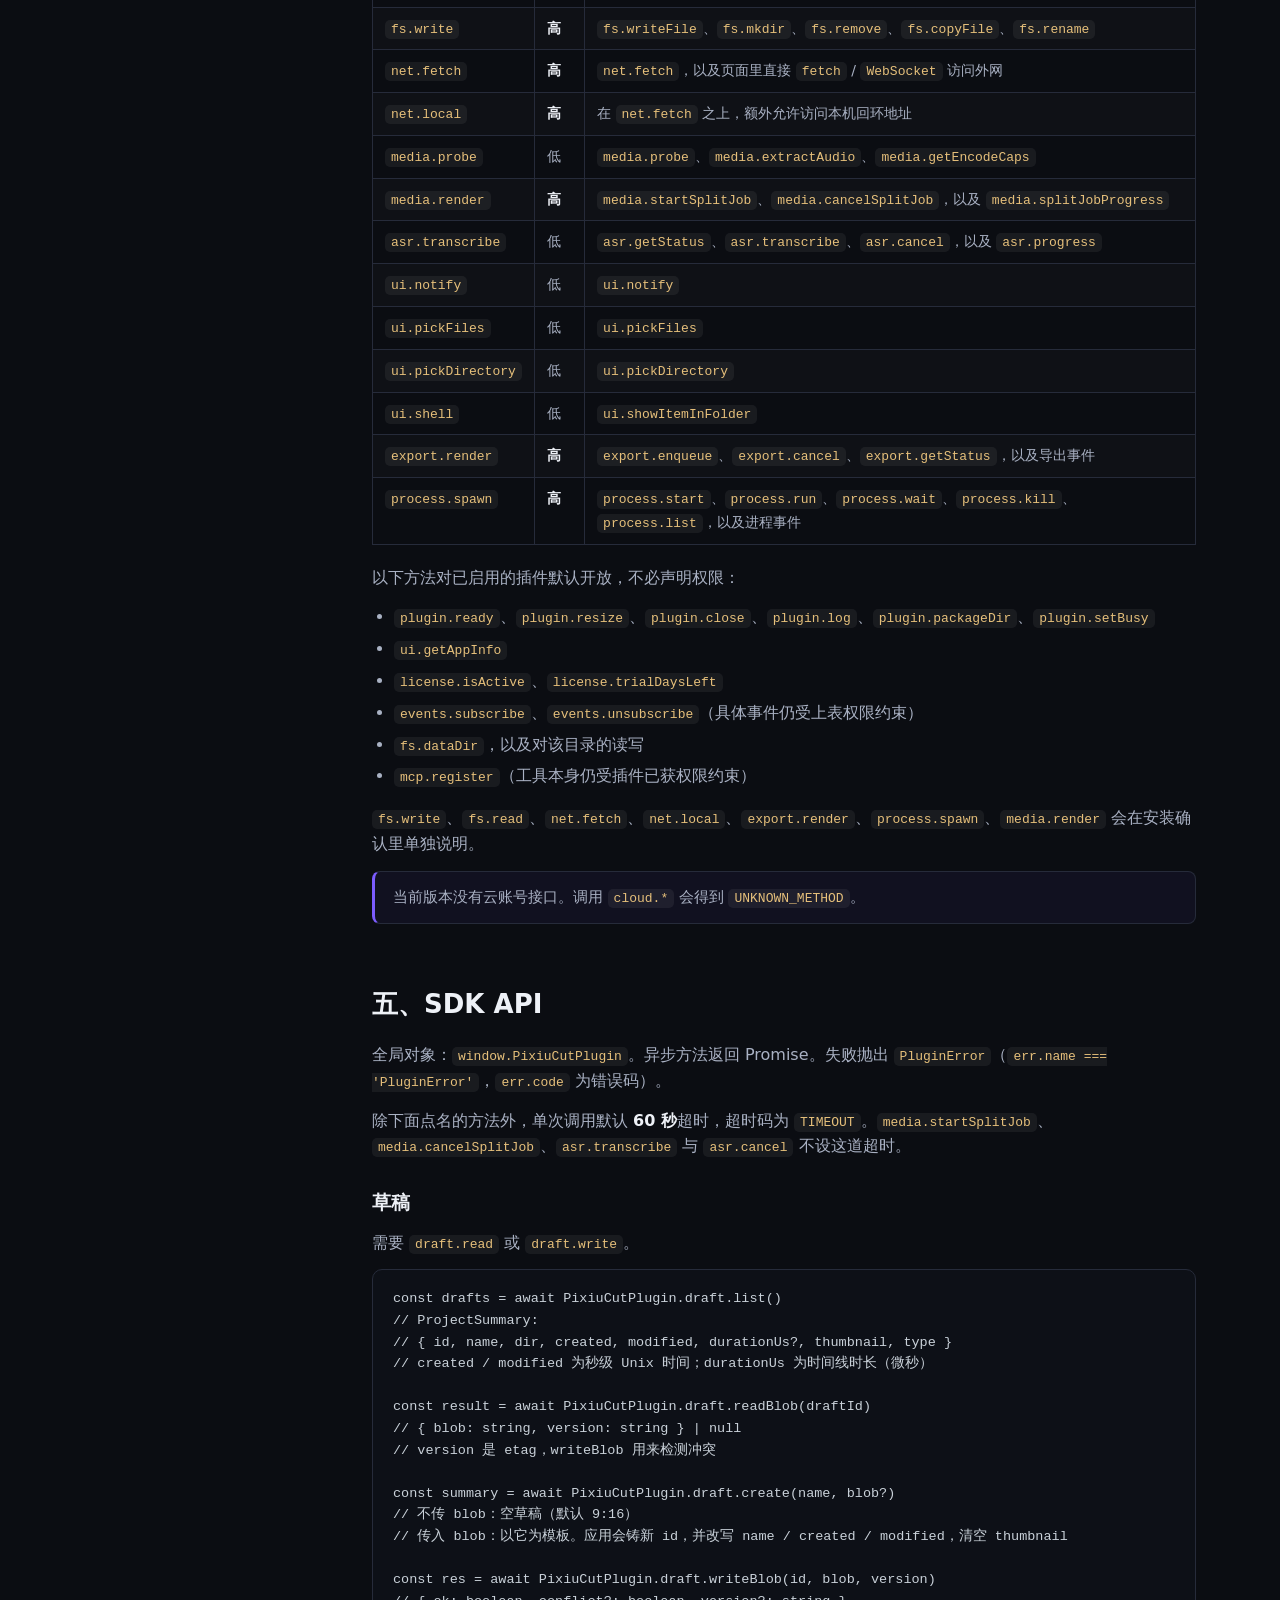
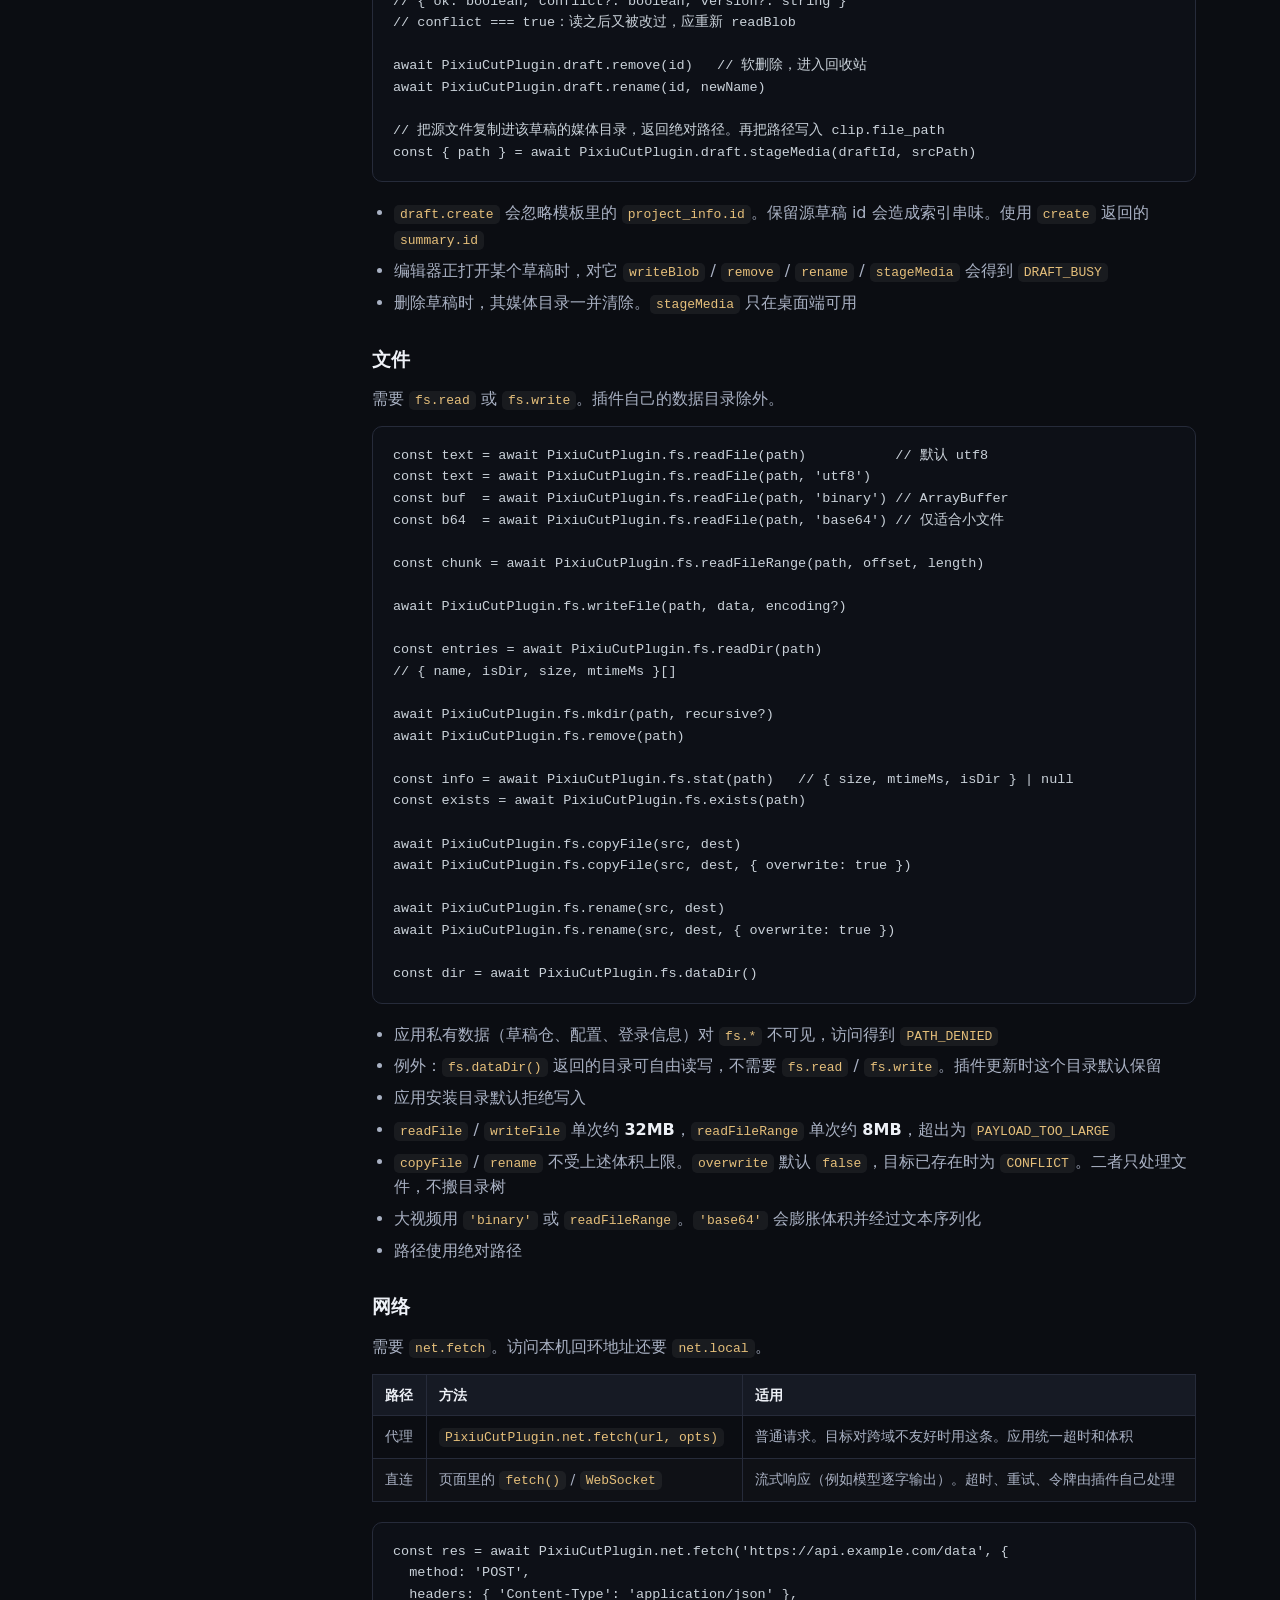
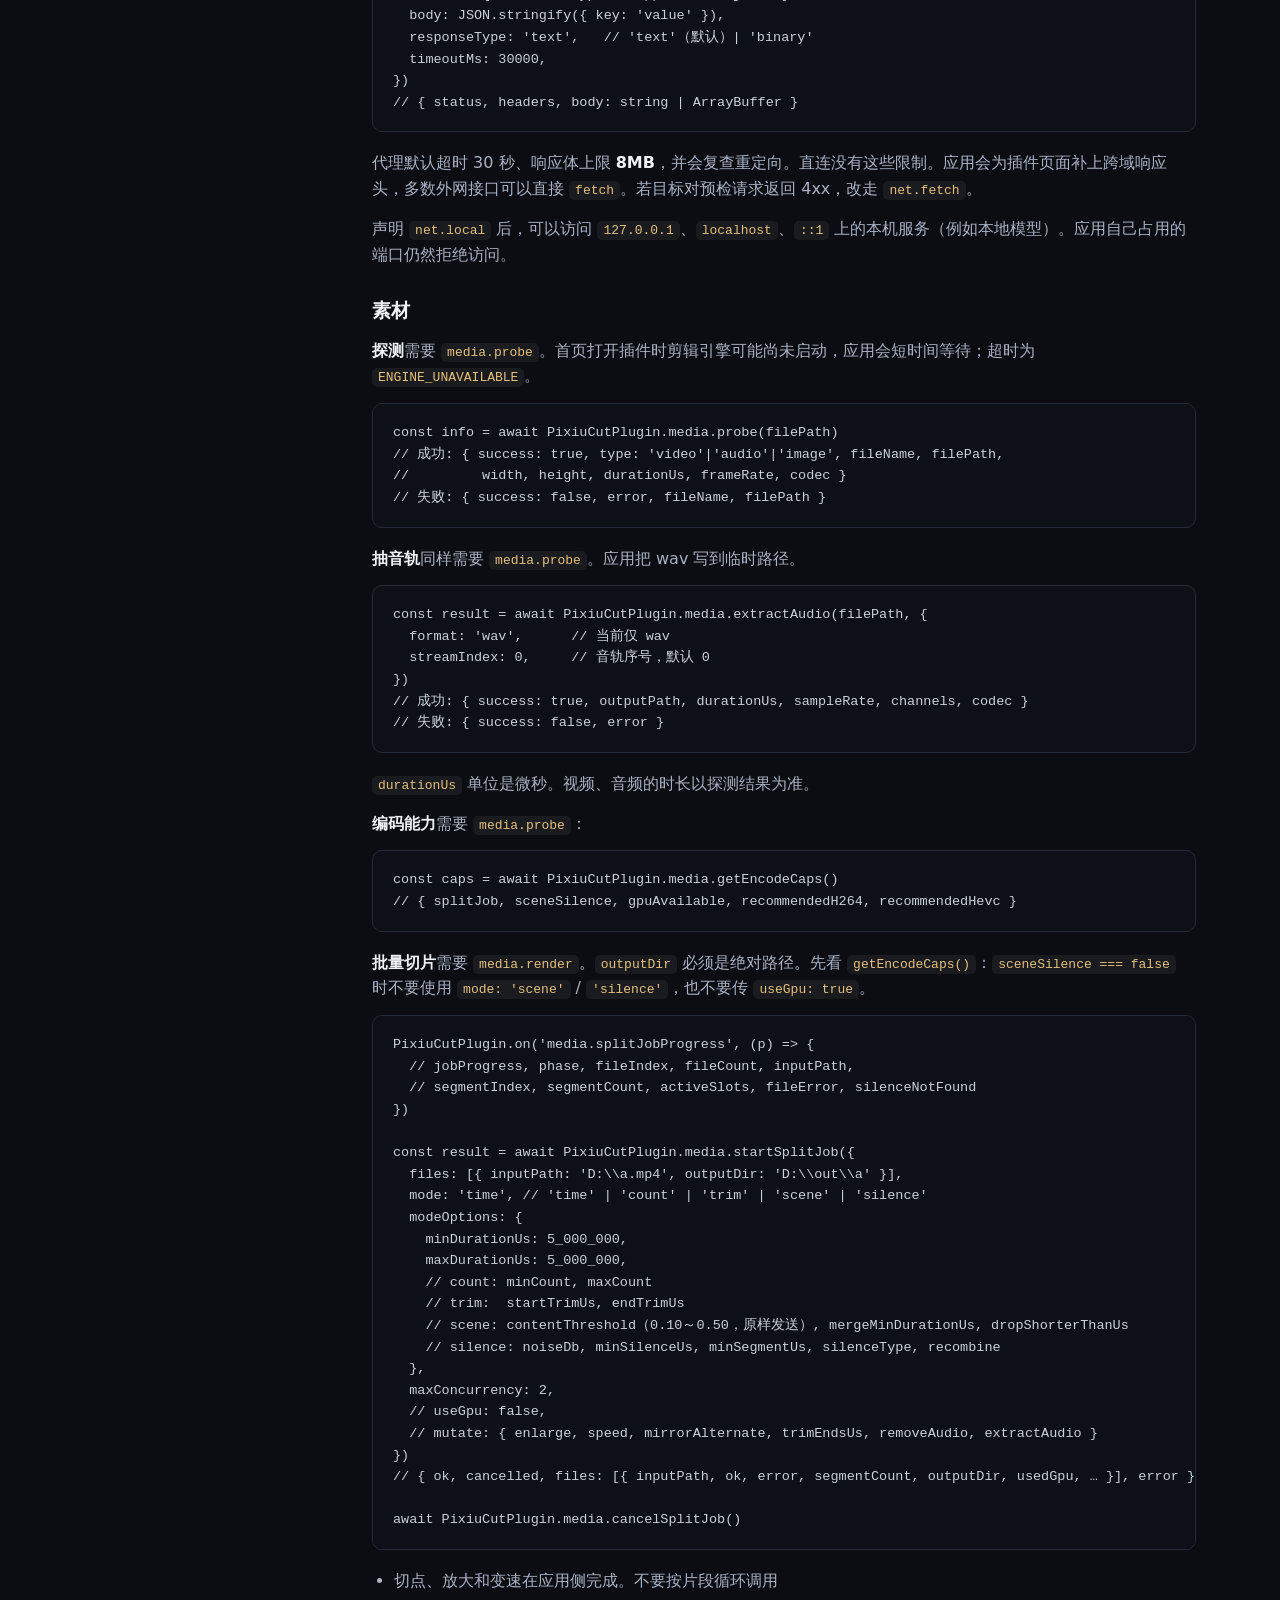
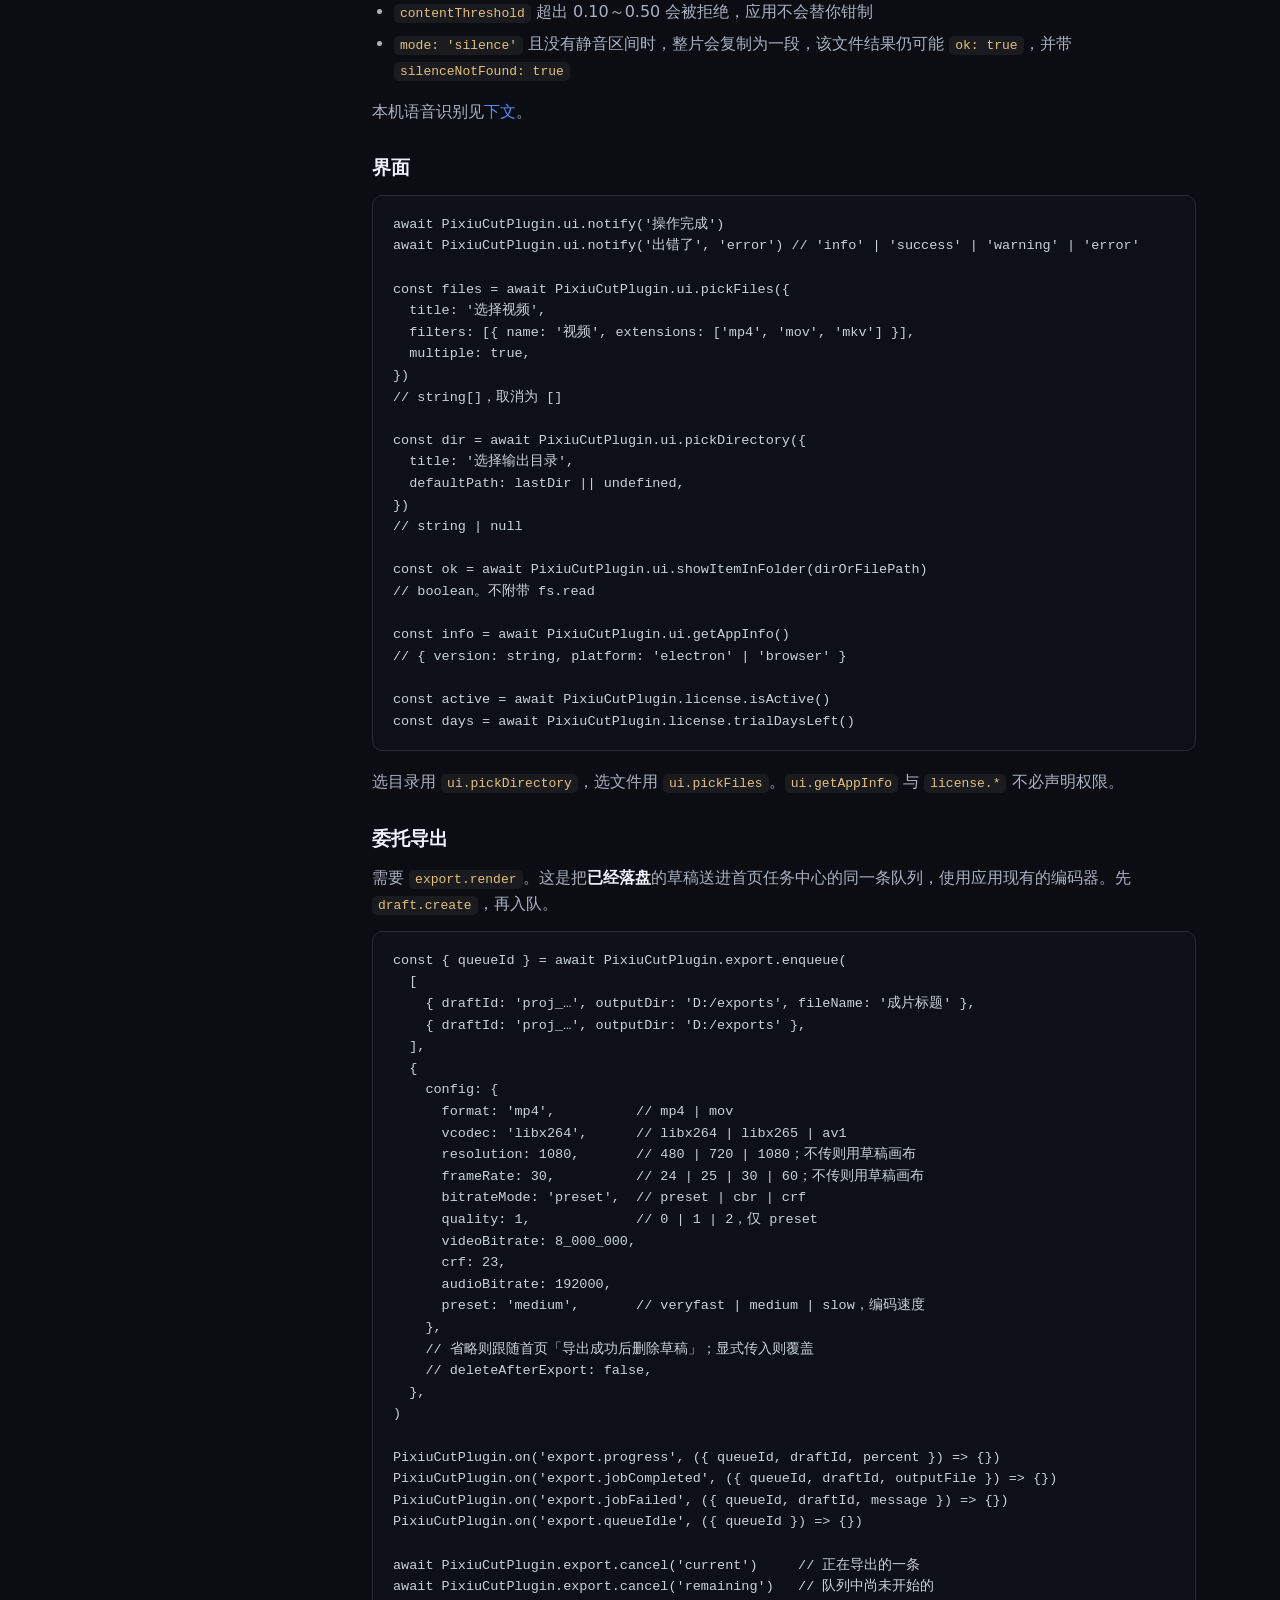
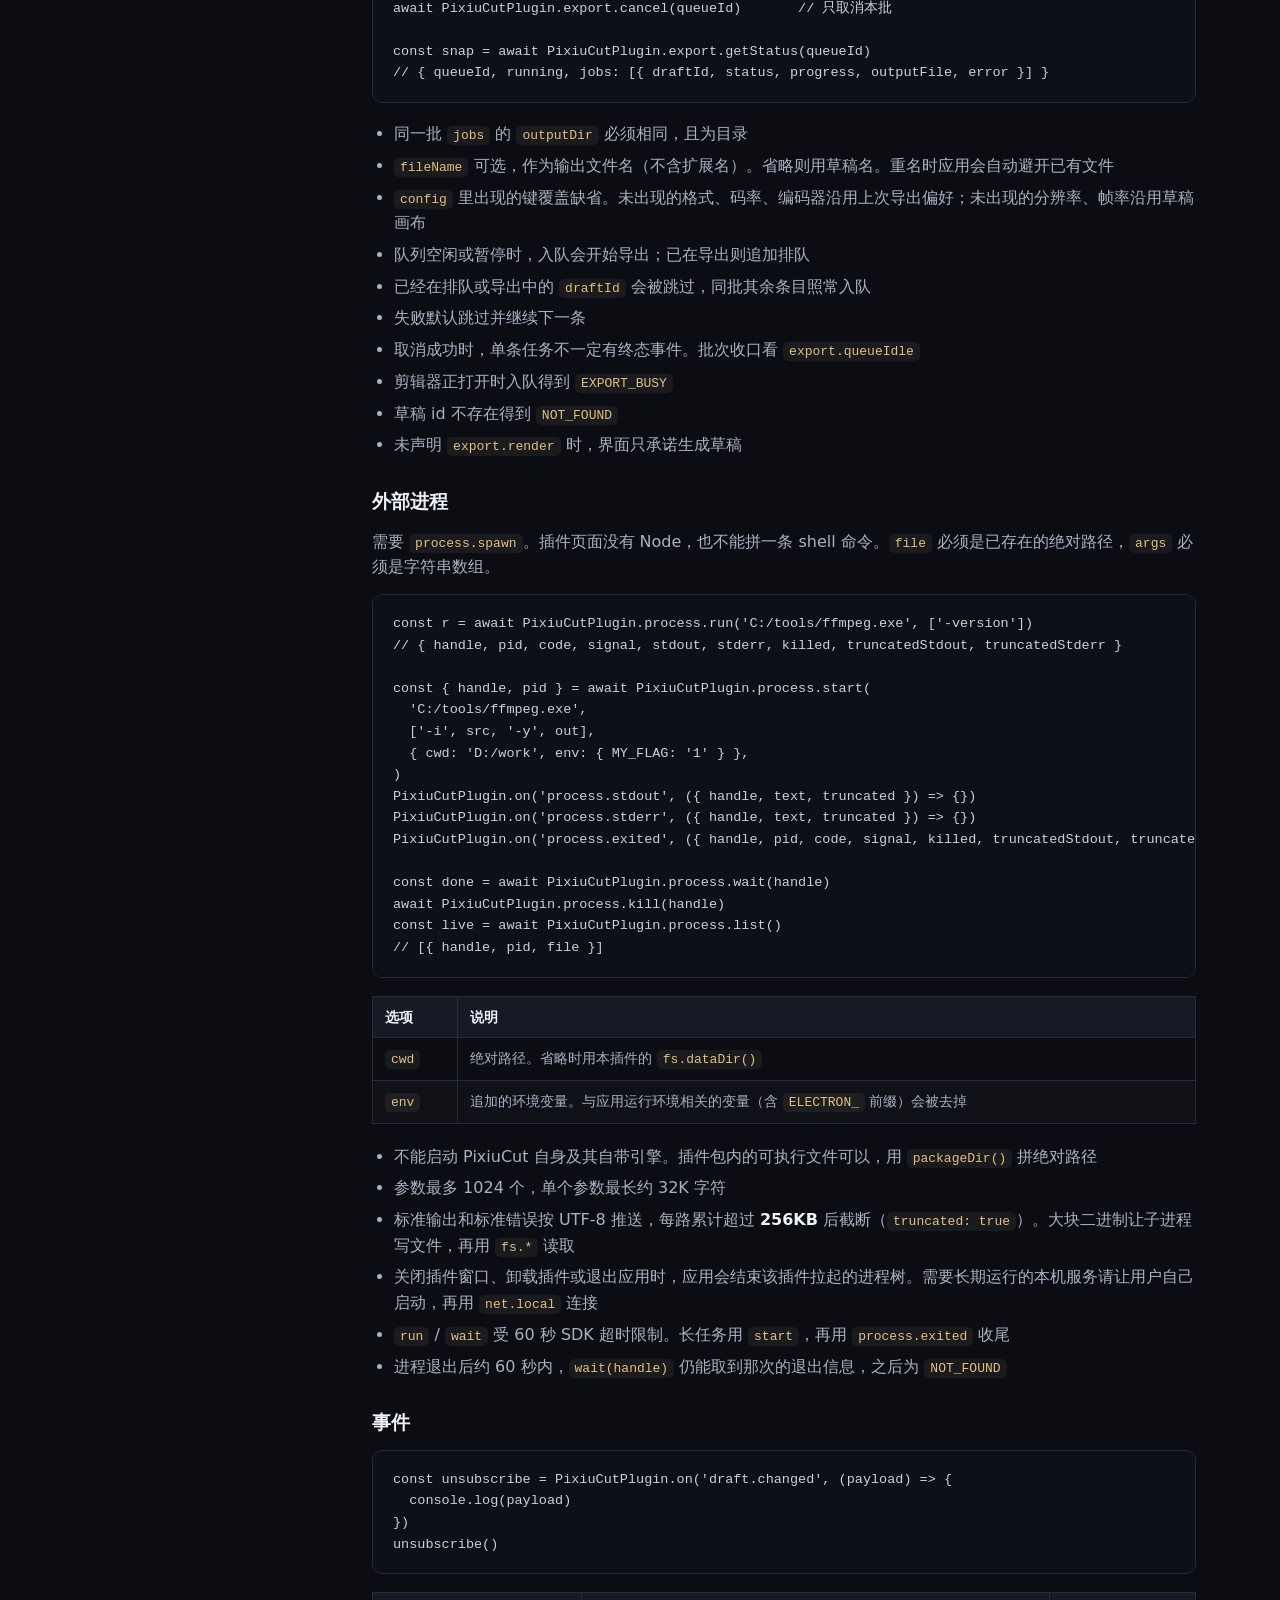
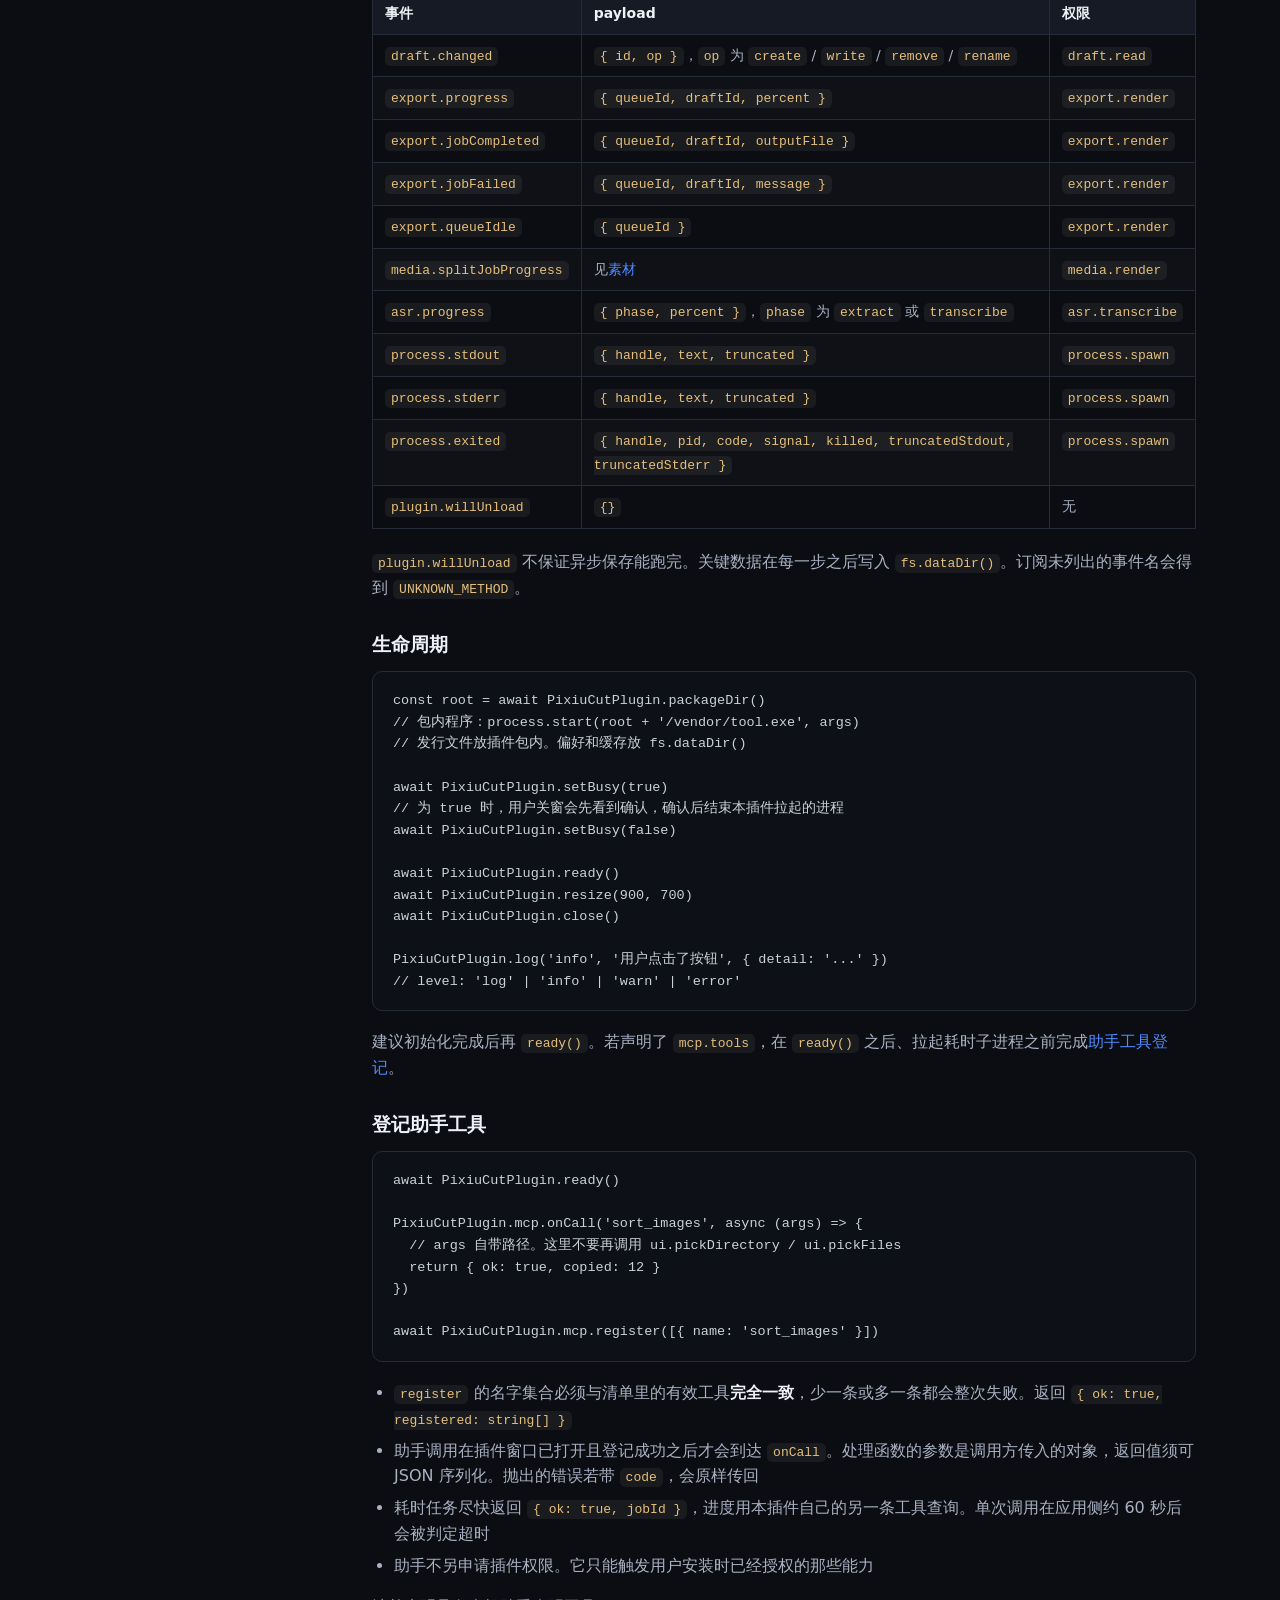
<file: plugins-dev.html>
<!DOCTYPE html>
<html lang="zh-CN">
<head>
  <meta charset="UTF-8" />
  <meta name="viewport" content="width=device-width, initial-scale=1.0" />
  <title>插件开发指南 · PixiuCut SDK 1.0.0</title>
  <meta name="description" content="PixiuCut 插件开发指南（SDK 1.0.0）：五分钟示例、manifest、权限、草稿 / 文件 / 网络 / 素材 / 导出 / 进程 / 本机语音识别 API、草稿格式、错误码与发布约定。" />
  <meta name="keywords" content="PixiuCut插件开发,插件SDK,草稿转换器,PixiuCutPlugin,插件API,视频剪辑插件" />
  <link rel="canonical" href="https://pixiucut.meitool.cn/plugins-dev.html" />
  <link rel="alternate" hreflang="zh-CN" href="https://pixiucut.meitool.cn/plugins-dev.html" />
  <link rel="alternate" hreflang="en" href="https://pixiucut.meitool.cn/en/plugins-dev.html" />
  <link rel="alternate" hreflang="x-default" href="https://pixiucut.meitool.cn/plugins-dev.html" />
  <meta property="og:type" content="article" />
  <meta property="og:title" content="插件开发指南 · PixiuCut" />
  <meta property="og:description" content="按 SDK 1.0.0 的方法名、字段和错误码开发 PixiuCut 草稿工具插件。" />
  <meta property="og:url" content="https://pixiucut.meitool.cn/plugins-dev.html" />
  <link rel="icon" type="image/png" href="assets/img/logo-32.png" />
  <link rel="stylesheet" href="assets/css/style.css" />
</head>
<body>
  <header class="site-header" id="siteHeader">
    <div class="container header-inner">
      <a class="brand" href="index.html" aria-label="PixiuCut">
        <img src="assets/img/logo.png" alt="PixiuCut Logo" class="brand-logo" />
        <span class="brand-name">PixiuCut</span>
      </a>
      <nav class="nav" id="mainNav">
        <a href="index.html#features">功能</a>
        <a href="tutorials.html">教程</a>
        <a href="plugins-dev.html">插件开发</a>
        <a href="pricing.html">购买</a>
        <a href="index.html#download">下载</a>
      </nav>
      <div class="header-actions">
        <a class="lang-toggle" href="en/plugins-dev.html" hreflang="en" aria-label="Switch to English">EN</a>
        <a href="index.html#download" class="btn btn-primary btn-sm">立即下载</a>
        <button class="nav-burger" id="navBurger" aria-label="菜单"><span></span><span></span><span></span></button>
      </div>
    </div>
  </header>

  <main>
    <div class="container"><div class="breadcrumb"><a href="index.html">首页</a><span>/</span>插件开发指南</div></div>

    <section class="page-hero">
      <div class="hero-glow" aria-hidden="true"></div>
      <div class="container">
        <span class="pill pill-accent">SDK 1.0.0</span>
        <h1>插件开发指南</h1>
        <p>面向为 PixiuCut 开发草稿工具的第三方开发者。协议为 SDK <code>1.0.0</code>（<code>manifest.sdkVersion</code> 写 <code>^1.0.0</code>）。按本文的方法名、字段和错误码实现即可，不必阅读应用源码。</p>
      </div>
    </section>

    <section class="section" style="padding-top:24px">
      <div class="container">
        <div class="docs-layout">
          <aside class="docs-toc">
            <h4>目录</h4>
            <ul>
              <li><a href="#overview">一、插件能做什么</a></li>
              <li><a href="#quickstart">二、五分钟示例</a></li>
              <li><a href="#package">三、插件包</a></li>
              <li><a href="#permissions">四、权限</a></li>
              <li>
                <a href="#api">五、SDK API</a>
                <ul>
                  <li><a href="#api-draft">草稿</a></li>
                  <li><a href="#api-fs">文件</a></li>
                  <li><a href="#api-net">网络</a></li>
                  <li><a href="#api-media">素材</a></li>
                  <li><a href="#api-ui">界面</a></li>
                  <li><a href="#api-export">委托导出</a></li>
                  <li><a href="#api-process">外部进程</a></li>
                  <li><a href="#api-events">事件</a></li>
                  <li><a href="#api-lifecycle">生命周期</a></li>
                  <li><a href="#api-mcp">助手工具</a></li>
                  <li><a href="#api-errors">错误处理</a></li>
                  <li><a href="#api-asr">本机语音识别</a></li>
                </ul>
              </li>
              <li><a href="#draft">六、草稿格式</a></li>
              <li><a href="#debug">七、调试</a></li>
              <li><a href="#publish">八、发布</a></li>
              <li><a href="#practices">九、实践建议</a></li>
              <li><a href="#faq">十、常见问题</a></li>
              <li><a href="#protocol">附录：消息格式</a></li>
            </ul>
          </aside>

          <div class="docs-content">
            <h2 id="overview">一、插件能做什么</h2>
            <p>插件是一个<strong>草稿转换器</strong>：读取用户草稿，写出一个或多个新草稿。需要成片时，可以委托应用把已保存的草稿送进<strong>任务中心</strong>导出。</p>
            <pre class="code"><code>输入 = 草稿（以及用户自己的素材文件）
输出 = 新草稿（一个或多个）
可选 = 委托应用把草稿导出到用户指定的目录</code></pre>
            <p>适合的场景：</p>
            <ul>
              <li>用一条模板草稿批量替换素材，生成多个变体，再排队导出</li>
              <li>读取视频信息或自备音频，调用自己的语音识别服务，也可以把素材交给应用的本机语音模型，写回带字幕的新草稿</li>
              <li>把其它软件的工程描述转成 PixiuCut 草稿</li>
              <li>把草稿同步到自己的存储</li>
            </ul>
            <div class="callout">插件页面跑在独立窗口里。它不进入剪辑器时间线，也不提供自定义滤镜、转场或编码器。导出调用的是应用已有的导出流程。媒体探测、抽音轨、批量切片和本机语音识别同样由应用代为完成，插件不要自己连接剪辑引擎。</div>

            <h2 id="quickstart">二、五分钟示例</h2>
            <h3 id="quickstart-min">最小插件</h3>
            <pre class="code"><code>hello-plugin/
├── manifest.json
└── index.html</code></pre>
            <p><strong>manifest.json</strong></p>
            <pre class="code"><code>{
  "id": "com.example.hello",
  "name": "Hello Plugin",
  "version": "1.0.0",
  "description": "我的第一个插件",
  "author": "Your Name",
  "main": "index.html",
  "sdkVersion": "^1.0.0",
  "permissions": ["draft.read", "draft.write", "ui.notify"],
  "slots": [
    { "id": "home.shortcut", "label": "Hello" }
  ],
  "window": { "width": 640, "height": 480 }
}</code></pre>
            <p><strong>index.html</strong> — 页面里直接使用全局对象 <code>PixiuCutPlugin</code>。插件包不要自带 SDK，HTML 里也不要写 <code>&lt;script src="sdk.js"&gt;</code>。</p>
            <pre class="code"><code>&lt;!DOCTYPE html&gt;
&lt;html lang="zh-CN"&gt;
&lt;head&gt;
  &lt;meta charset="utf-8" /&gt;
  &lt;title&gt;Hello Plugin&lt;/title&gt;
&lt;/head&gt;
&lt;body&gt;
  &lt;h2&gt;Hello PixiuCut&lt;/h2&gt;
  &lt;p id="info"&gt;加载中…&lt;/p&gt;
  &lt;button id="btn"&gt;生成变体草稿&lt;/button&gt;
  &lt;script&gt;
    const sdk = PixiuCutPlugin

    async function init() {
      const drafts = await sdk.draft.list()
      document.getElementById('info').textContent =
        `已连接，当前有 ${drafts.length} 个草稿`
      await sdk.ready()
    }

    document.getElementById('btn').onclick = async () => {
      const drafts = await sdk.draft.list()
      if (!drafts.length) {
        await sdk.ui.notify('请先创建一个草稿', 'warning')
        return
      }
      const { blob } = await sdk.draft.readBlob(drafts[0].id)
      const name = drafts[0].name + '-副本'
      await sdk.draft.create(name, blob)
      await sdk.ui.notify('已生成: ' + name, 'success')
    }

    init().catch((e) => {
      document.getElementById('info').textContent = '错误: ' + e.message
    })
  &lt;/script&gt;
&lt;/body&gt;
&lt;/html&gt;</code></pre>

            <h3 id="quickstart-sdk">SDK 如何进入页面</h3>
            <p>打开插件时，应用的本地页面服务会：</p>
            <ol>
              <li>提供 <code>/sdk.js</code></li>
              <li>在返回插件 HTML 时插入该脚本</li>
              <li>去掉页面里手写的 <code>sdk.js</code> 引用，避免加载两次</li>
            </ol>
            <p>插件窗口里的页面运行在沙箱 iframe 中，属性为 <code>sandbox="allow-scripts allow-forms allow-modals"</code>，不带 <code>allow-same-origin</code>。因此：</p>
            <div class="table-scroll">
              <table>
                <thead><tr><th>现象</th><th>含义</th></tr></thead>
                <tbody>
                  <tr><td>页面来源是不透明源（<code>Origin: null</code>）</td><td>与外壳页面不同源</td></tr>
                  <tr><td>外壳读不到 iframe 里的文档</td><td>不能靠外壳往页面里插入脚本；SDK 必须由页面服务在返回 HTML 时注入</td></tr>
                  <tr><td>不能用 <code>localStorage</code></td><td>配置请写到 <code>fs.dataDir()</code></td></tr>
                  <tr><td><code>window.confirm</code> / <code>alert</code> 可用</td><td>沙箱带了 <code>allow-modals</code>。自己做确认框时，不要假设系统对话框一定出现</td></tr>
                </tbody>
              </table>
            </div>

            <h3 id="quickstart-run">在应用里运行</h3>
            <ol>
              <li>将插件打成 zip（解压后根目录就是 <code>manifest.json</code>），或把目录放到应用的插件目录下，文件夹名等于 <code>manifest.id</code></li>
              <li>打开 PixiuCut → 插件管理 →「从 zip 安装」，或放好目录后点「刷新」</li>
              <li>确认权限后，首页会出现 <code>slots</code> 里声明的入口</li>
              <li>在插件窗口按 <code>F12</code> 查看页面控制台。<code>PixiuCutPlugin.log()</code> 的输出带有 <code>[plugin:你的id]</code> 前缀</li>
            </ol>
            <p>改了 HTML 或脚本后，关掉插件窗口再打开。窗口每次打开都是新页面，未写入 <code>fs.dataDir()</code> 的界面状态不会保留。已授予的权限不会因此重问。</p>
            <p>zip 上限 <strong>80MB</strong>。</p>

            <h2 id="package">三、插件包</h2>
            <h3 id="package-layout">目录</h3>
            <pre class="code"><code>com.example.myplugin/
├── manifest.json
├── index.html
└── assets/
    ├── icon.png
    └── style.css</code></pre>
            <p>没有规定的构建工具。原生 HTML，或 React / Vue / Svelte 构建出的单个入口页都可以。构建时把 <code>PixiuCutPlugin</code> 当作全局变量，不要把它打进包里。静态资源使用相对插件根的路径，例如 <code>assets/style.css</code>。</p>

            <h3 id="package-manifest">manifest.json</h3>
            <pre class="code"><code>{
  "id": "com.example.myplugin",
  "name": "我的插件",
  "version": "1.0.0",
  "description": "插件功能简述",
  "author": "作者名",
  "homepage": "https://example.com",
  "main": "index.html",
  "sdkVersion": "^1.0.0",
  "appVersion": "&gt;=1.1.0",
  "permissions": ["draft.read", "draft.write"],
  "slots": [
    { "id": "home.shortcut", "label": "我的插件", "icon": "assets/icon.png" }
  ],
  "window": {
    "width": 800,
    "height": 600,
    "resizable": true,
    "minWidth": 480,
    "minHeight": 360
  }
}</code></pre>
            <div class="table-scroll">
              <table>
                <thead><tr><th>字段</th><th>要求</th></tr></thead>
                <tbody>
                  <tr><td><code>id</code></td><td>必填。反向域名，全局唯一，安装目录名与之相同</td></tr>
                  <tr><td><code>name</code> / <code>version</code> / <code>author</code></td><td>必填。<code>version</code> 为 semver</td></tr>
                  <tr><td><code>description</code> / <code>homepage</code></td><td>可选</td></tr>
                  <tr><td><code>main</code></td><td>入口 HTML，默认 <code>index.html</code></td></tr>
                  <tr><td><code>sdkVersion</code></td><td>目标 SDK，当前写 <code>^1.0.0</code></td></tr>
                  <tr><td><code>appVersion</code></td><td>可选。兼容的应用版本范围</td></tr>
                  <tr><td><code>requiredFeature</code></td><td>可选。付费功能键。免费插件省略</td></tr>
                  <tr><td><code>permissions</code></td><td>见<a href="#permissions">第四节</a>。安装时展示给用户</td></tr>
                  <tr><td><code>slots</code></td><td>首页入口。<code>id</code> 固定为 <code>home.shortcut</code>。<code>icon</code> 为相对插件根的 png / svg / jpg / webp；省略或加载失败时显示默认图标</td></tr>
                  <tr><td><code>window</code></td><td>可选。默认 800×600、可调整。宽高下限由应用钳在 480×360</td></tr>
                  <tr><td><code>sdkChecksum</code></td><td>可选，形如 <code>sha256:…</code>。只用于发现 SDK 副本不一致，不构成安全边界</td></tr>
                  <tr><td><code>mcp</code></td><td>可选。向本机助手暴露工具，见下方</td></tr>
                </tbody>
              </table>
            </div>

            <h3 id="package-mcp">向本机助手声明工具</h3>
            <p>插件不要自己监听端口，也不要实现 MCP 协议。在清单里声明工具；用户打开插件并完成登记后，由应用把调用转进页面。</p>
            <pre class="code"><code>{
  "mcp": {
    "tools": [
      {
        "name": "sort_images",
        "description": "从源目录筛选图片。路径由调用方给出。",
        "inputSchema": {
          "type": "object",
          "required": ["sourceDir", "destDir"],
          "properties": {
            "sourceDir": { "type": "string" },
            "destDir": { "type": "string" }
          }
        }
      }
    ]
  }
}</code></pre>
            <p>也可以用 <code>mcp.toolsFile</code> 指向插件根内的 JSON 数组（相对路径）。<code>tools</code> 与 <code>toolsFile</code> 只能出现一个。文件不得越出插件目录。</p>
            <ul>
              <li>每个插件最多 <strong>32</strong> 个工具</li>
              <li><code>name</code> 匹配 <code>^[a-z][a-z0-9_]{0,47}$</code>，插件内不可重复</li>
              <li><code>description</code> 必填，超过 512 字会被截断</li>
              <li><code>inputSchema.type</code> 必须是 <code>object</code>；模式体积不超过 8KB，嵌套不超过 6 层</li>
              <li>与应用已有剪辑命令同名的条目会被丢弃</li>
              <li>有效工具为零，或名字非法，则整份 <code>mcp</code> 无效（插件本身仍可安装，只是没有助手工具）</li>
            </ul>
            <p>对外名称由应用编码：插件 id 里的 <code>_</code> 换成 <code>_u</code>、<code>.</code> 换成 <code>_d</code>，再拼上本地名。</p>
            <p><code>com.example.hello</code> 的 <code>echo_ping</code> → <code>plugin__com_dexample_dhello__echo_ping</code></p>
            <p>编码后的 id 在已安装插件之间必须唯一，否则该插件的 <code>mcp</code> 无效。登记方式见<a href="#api-mcp">助手工具</a>。</p>

            <h2 id="permissions">四、权限</h2>
            <p>安装时用户会看到权限说明。标为高危的项会单独提示。只声明完成功能所需要的权限。</p>
            <div class="table-scroll">
              <table>
                <thead><tr><th>权限</th><th>风险</th><th>可调用的方法</th></tr></thead>
                <tbody>
                  <tr><td><code>draft.read</code></td><td>低</td><td><code>draft.list</code>、<code>draft.readBlob</code>，以及 <code>draft.changed</code></td></tr>
                  <tr><td><code>draft.write</code></td><td>中</td><td><code>draft.create</code>、<code>draft.writeBlob</code>、<code>draft.remove</code>、<code>draft.rename</code>、<code>draft.stageMedia</code></td></tr>
                  <tr><td><code>fs.read</code></td><td><strong>高</strong></td><td><code>fs.readFile</code>、<code>fs.readFileRange</code>、<code>fs.readDir</code>、<code>fs.stat</code>、<code>fs.exists</code></td></tr>
                  <tr><td><code>fs.write</code></td><td><strong>高</strong></td><td><code>fs.writeFile</code>、<code>fs.mkdir</code>、<code>fs.remove</code>、<code>fs.copyFile</code>、<code>fs.rename</code></td></tr>
                  <tr><td><code>net.fetch</code></td><td><strong>高</strong></td><td><code>net.fetch</code>，以及页面里直接 <code>fetch</code> / <code>WebSocket</code> 访问外网</td></tr>
                  <tr><td><code>net.local</code></td><td><strong>高</strong></td><td>在 <code>net.fetch</code> 之上，额外允许访问本机回环地址</td></tr>
                  <tr><td><code>media.probe</code></td><td>低</td><td><code>media.probe</code>、<code>media.extractAudio</code>、<code>media.getEncodeCaps</code></td></tr>
                  <tr><td><code>media.render</code></td><td><strong>高</strong></td><td><code>media.startSplitJob</code>、<code>media.cancelSplitJob</code>，以及 <code>media.splitJobProgress</code></td></tr>
                  <tr><td><code>asr.transcribe</code></td><td>低</td><td><code>asr.getStatus</code>、<code>asr.transcribe</code>、<code>asr.cancel</code>，以及 <code>asr.progress</code></td></tr>
                  <tr><td><code>ui.notify</code></td><td>低</td><td><code>ui.notify</code></td></tr>
                  <tr><td><code>ui.pickFiles</code></td><td>低</td><td><code>ui.pickFiles</code></td></tr>
                  <tr><td><code>ui.pickDirectory</code></td><td>低</td><td><code>ui.pickDirectory</code></td></tr>
                  <tr><td><code>ui.shell</code></td><td>低</td><td><code>ui.showItemInFolder</code></td></tr>
                  <tr><td><code>export.render</code></td><td><strong>高</strong></td><td><code>export.enqueue</code>、<code>export.cancel</code>、<code>export.getStatus</code>，以及导出事件</td></tr>
                  <tr><td><code>process.spawn</code></td><td><strong>高</strong></td><td><code>process.start</code>、<code>process.run</code>、<code>process.wait</code>、<code>process.kill</code>、<code>process.list</code>，以及进程事件</td></tr>
                </tbody>
              </table>
            </div>
            <p>以下方法对已启用的插件默认开放，不必声明权限：</p>
            <ul>
              <li><code>plugin.ready</code>、<code>plugin.resize</code>、<code>plugin.close</code>、<code>plugin.log</code>、<code>plugin.packageDir</code>、<code>plugin.setBusy</code></li>
              <li><code>ui.getAppInfo</code></li>
              <li><code>license.isActive</code>、<code>license.trialDaysLeft</code></li>
              <li><code>events.subscribe</code>、<code>events.unsubscribe</code>（具体事件仍受上表权限约束）</li>
              <li><code>fs.dataDir</code>，以及对该目录的读写</li>
              <li><code>mcp.register</code>（工具本身仍受插件已获权限约束）</li>
            </ul>
            <p><code>fs.write</code>、<code>fs.read</code>、<code>net.fetch</code>、<code>net.local</code>、<code>export.render</code>、<code>process.spawn</code>、<code>media.render</code> 会在安装确认里单独说明。</p>
            <div class="callout">当前版本没有云账号接口。调用 <code>cloud.*</code> 会得到 <code>UNKNOWN_METHOD</code>。</div>

            <h2 id="api">五、SDK API</h2>
            <p>全局对象：<code>window.PixiuCutPlugin</code>。异步方法返回 Promise。失败抛出 <code>PluginError</code>（<code>err.name === 'PluginError'</code>，<code>err.code</code> 为错误码）。</p>
            <p>除下面点名的方法外，单次调用默认 <strong>60 秒</strong>超时，超时码为 <code>TIMEOUT</code>。<code>media.startSplitJob</code>、<code>media.cancelSplitJob</code>、<code>asr.transcribe</code> 与 <code>asr.cancel</code> 不设这道超时。</p>

            <h3 id="api-draft">草稿</h3>
            <p>需要 <code>draft.read</code> 或 <code>draft.write</code>。</p>
            <pre class="code"><code>const drafts = await PixiuCutPlugin.draft.list()
// ProjectSummary:
// { id, name, dir, created, modified, durationUs?, thumbnail, type }
// created / modified 为秒级 Unix 时间；durationUs 为时间线时长（微秒）

const result = await PixiuCutPlugin.draft.readBlob(draftId)
// { blob: string, version: string } | null
// version 是 etag，writeBlob 用来检测冲突

const summary = await PixiuCutPlugin.draft.create(name, blob?)
// 不传 blob：空草稿（默认 9:16）
// 传入 blob：以它为模板。应用会铸新 id，并改写 name / created / modified，清空 thumbnail

const res = await PixiuCutPlugin.draft.writeBlob(id, blob, version)
// { ok: boolean, conflict?: boolean, version?: string }
// conflict === true：读之后又被改过，应重新 readBlob

await PixiuCutPlugin.draft.remove(id)   // 软删除，进入回收站
await PixiuCutPlugin.draft.rename(id, newName)

// 把源文件复制进该草稿的媒体目录，返回绝对路径。再把路径写入 clip.file_path
const { path } = await PixiuCutPlugin.draft.stageMedia(draftId, srcPath)</code></pre>
            <ul>
              <li><code>draft.create</code> 会忽略模板里的 <code>project_info.id</code>。保留源草稿 id 会造成索引串味。使用 <code>create</code> 返回的 <code>summary.id</code></li>
              <li>编辑器正打开某个草稿时，对它 <code>writeBlob</code> / <code>remove</code> / <code>rename</code> / <code>stageMedia</code> 会得到 <code>DRAFT_BUSY</code></li>
              <li>删除草稿时，其媒体目录一并清除。<code>stageMedia</code> 只在桌面端可用</li>
            </ul>

            <h3 id="api-fs">文件</h3>
            <p>需要 <code>fs.read</code> 或 <code>fs.write</code>。插件自己的数据目录除外。</p>
            <pre class="code"><code>const text = await PixiuCutPlugin.fs.readFile(path)           // 默认 utf8
const text = await PixiuCutPlugin.fs.readFile(path, 'utf8')
const buf  = await PixiuCutPlugin.fs.readFile(path, 'binary') // ArrayBuffer
const b64  = await PixiuCutPlugin.fs.readFile(path, 'base64') // 仅适合小文件

const chunk = await PixiuCutPlugin.fs.readFileRange(path, offset, length)

await PixiuCutPlugin.fs.writeFile(path, data, encoding?)

const entries = await PixiuCutPlugin.fs.readDir(path)
// { name, isDir, size, mtimeMs }[]

await PixiuCutPlugin.fs.mkdir(path, recursive?)
await PixiuCutPlugin.fs.remove(path)

const info = await PixiuCutPlugin.fs.stat(path)   // { size, mtimeMs, isDir } | null
const exists = await PixiuCutPlugin.fs.exists(path)

await PixiuCutPlugin.fs.copyFile(src, dest)
await PixiuCutPlugin.fs.copyFile(src, dest, { overwrite: true })

await PixiuCutPlugin.fs.rename(src, dest)
await PixiuCutPlugin.fs.rename(src, dest, { overwrite: true })

const dir = await PixiuCutPlugin.fs.dataDir()</code></pre>
            <ul>
              <li>应用私有数据（草稿仓、配置、登录信息）对 <code>fs.*</code> 不可见，访问得到 <code>PATH_DENIED</code></li>
              <li>例外：<code>fs.dataDir()</code> 返回的目录可自由读写，不需要 <code>fs.read</code> / <code>fs.write</code>。插件更新时这个目录默认保留</li>
              <li>应用安装目录默认拒绝写入</li>
              <li><code>readFile</code> / <code>writeFile</code> 单次约 <strong>32MB</strong>，<code>readFileRange</code> 单次约 <strong>8MB</strong>，超出为 <code>PAYLOAD_TOO_LARGE</code></li>
              <li><code>copyFile</code> / <code>rename</code> 不受上述体积上限。<code>overwrite</code> 默认 <code>false</code>，目标已存在时为 <code>CONFLICT</code>。二者只处理文件，不搬目录树</li>
              <li>大视频用 <code>'binary'</code> 或 <code>readFileRange</code>。<code>'base64'</code> 会膨胀体积并经过文本序列化</li>
              <li>路径使用绝对路径</li>
            </ul>

            <h3 id="api-net">网络</h3>
            <p>需要 <code>net.fetch</code>。访问本机回环地址还要 <code>net.local</code>。</p>
            <div class="table-scroll">
              <table>
                <thead><tr><th>路径</th><th>方法</th><th>适用</th></tr></thead>
                <tbody>
                  <tr><td>代理</td><td><code>PixiuCutPlugin.net.fetch(url, opts)</code></td><td>普通请求。目标对跨域不友好时用这条。应用统一超时和体积</td></tr>
                  <tr><td>直连</td><td>页面里的 <code>fetch()</code> / <code>WebSocket</code></td><td>流式响应（例如模型逐字输出）。超时、重试、令牌由插件自己处理</td></tr>
                </tbody>
              </table>
            </div>
            <pre class="code"><code>const res = await PixiuCutPlugin.net.fetch('https://api.example.com/data', {
  method: 'POST',
  headers: { 'Content-Type': 'application/json' },
  body: JSON.stringify({ key: 'value' }),
  responseType: 'text',   // 'text'（默认）| 'binary'
  timeoutMs: 30000,
})
// { status, headers, body: string | ArrayBuffer }</code></pre>
            <p>代理默认超时 30 秒、响应体上限 <strong>8MB</strong>，并会复查重定向。直连没有这些限制。应用会为插件页面补上跨域响应头，多数外网接口可以直接 <code>fetch</code>。若目标对预检请求返回 4xx，改走 <code>net.fetch</code>。</p>
            <p>声明 <code>net.local</code> 后，可以访问 <code>127.0.0.1</code>、<code>localhost</code>、<code>::1</code> 上的本机服务（例如本地模型）。应用自己占用的端口仍然拒绝访问。</p>

            <h3 id="api-media">素材</h3>
            <p><strong>探测</strong>需要 <code>media.probe</code>。首页打开插件时剪辑引擎可能尚未启动，应用会短时间等待；超时为 <code>ENGINE_UNAVAILABLE</code>。</p>
            <pre class="code"><code>const info = await PixiuCutPlugin.media.probe(filePath)
// 成功: { success: true, type: 'video'|'audio'|'image', fileName, filePath,
//         width, height, durationUs, frameRate, codec }
// 失败: { success: false, error, fileName, filePath }</code></pre>
            <p><strong>抽音轨</strong>同样需要 <code>media.probe</code>。应用把 wav 写到临时路径。</p>
            <pre class="code"><code>const result = await PixiuCutPlugin.media.extractAudio(filePath, {
  format: 'wav',      // 当前仅 wav
  streamIndex: 0,     // 音轨序号，默认 0
})
// 成功: { success: true, outputPath, durationUs, sampleRate, channels, codec }
// 失败: { success: false, error }</code></pre>
            <p><code>durationUs</code> 单位是微秒。视频、音频的时长以探测结果为准。</p>
            <p><strong>编码能力</strong>需要 <code>media.probe</code>：</p>
            <pre class="code"><code>const caps = await PixiuCutPlugin.media.getEncodeCaps()
// { splitJob, sceneSilence, gpuAvailable, recommendedH264, recommendedHevc }</code></pre>
            <p><strong>批量切片</strong>需要 <code>media.render</code>。<code>outputDir</code> 必须是绝对路径。先看 <code>getEncodeCaps()</code>：<code>sceneSilence === false</code> 时不要使用 <code>mode: 'scene'</code> / <code>'silence'</code>，也不要传 <code>useGpu: true</code>。</p>
            <pre class="code"><code>PixiuCutPlugin.on('media.splitJobProgress', (p) => {
  // jobProgress, phase, fileIndex, fileCount, inputPath,
  // segmentIndex, segmentCount, activeSlots, fileError, silenceNotFound
})

const result = await PixiuCutPlugin.media.startSplitJob({
  files: [{ inputPath: 'D:\\a.mp4', outputDir: 'D:\\out\\a' }],
  mode: 'time', // 'time' | 'count' | 'trim' | 'scene' | 'silence'
  modeOptions: {
    minDurationUs: 5_000_000,
    maxDurationUs: 5_000_000,
    // count: minCount, maxCount
    // trim:  startTrimUs, endTrimUs
    // scene: contentThreshold（0.10～0.50，原样发送）, mergeMinDurationUs, dropShorterThanUs
    // silence: noiseDb, minSilenceUs, minSegmentUs, silenceType, recombine
  },
  maxConcurrency: 2,
  // useGpu: false,
  // mutate: { enlarge, speed, mirrorAlternate, trimEndsUs, removeAudio, extractAudio }
})
// { ok, cancelled, files: [{ inputPath, ok, error, segmentCount, outputDir, usedGpu, … }], error }

await PixiuCutPlugin.media.cancelSplitJob()</code></pre>
            <ul>
              <li>切点、放大和变速在应用侧完成。不要按片段循环调用</li>
              <li><code>contentThreshold</code> 超出 0.10～0.50 会被拒绝，应用不会替你钳制</li>
              <li><code>mode: 'silence'</code> 且没有静音区间时，整片会复制为一段，该文件结果仍可能 <code>ok: true</code>，并带 <code>silenceNotFound: true</code></li>
            </ul>
            <p>本机语音识别见<a href="#api-asr">下文</a>。</p>

            <h3 id="api-ui">界面</h3>
            <pre class="code"><code>await PixiuCutPlugin.ui.notify('操作完成')
await PixiuCutPlugin.ui.notify('出错了', 'error') // 'info' | 'success' | 'warning' | 'error'

const files = await PixiuCutPlugin.ui.pickFiles({
  title: '选择视频',
  filters: [{ name: '视频', extensions: ['mp4', 'mov', 'mkv'] }],
  multiple: true,
})
// string[]，取消为 []

const dir = await PixiuCutPlugin.ui.pickDirectory({
  title: '选择输出目录',
  defaultPath: lastDir || undefined,
})
// string | null

const ok = await PixiuCutPlugin.ui.showItemInFolder(dirOrFilePath)
// boolean。不附带 fs.read

const info = await PixiuCutPlugin.ui.getAppInfo()
// { version: string, platform: 'electron' | 'browser' }

const active = await PixiuCutPlugin.license.isActive()
const days = await PixiuCutPlugin.license.trialDaysLeft()</code></pre>
            <p>选目录用 <code>ui.pickDirectory</code>，选文件用 <code>ui.pickFiles</code>。<code>ui.getAppInfo</code> 与 <code>license.*</code> 不必声明权限。</p>

            <h3 id="api-export">委托导出</h3>
            <p>需要 <code>export.render</code>。这是把<strong>已经落盘</strong>的草稿送进首页任务中心的同一条队列，使用应用现有的编码器。先 <code>draft.create</code>，再入队。</p>
            <pre class="code"><code>const { queueId } = await PixiuCutPlugin.export.enqueue(
  [
    { draftId: 'proj_…', outputDir: 'D:/exports', fileName: '成片标题' },
    { draftId: 'proj_…', outputDir: 'D:/exports' },
  ],
  {
    config: {
      format: 'mp4',          // mp4 | mov
      vcodec: 'libx264',      // libx264 | libx265 | av1
      resolution: 1080,       // 480 | 720 | 1080；不传则用草稿画布
      frameRate: 30,          // 24 | 25 | 30 | 60；不传则用草稿画布
      bitrateMode: 'preset',  // preset | cbr | crf
      quality: 1,             // 0 | 1 | 2，仅 preset
      videoBitrate: 8_000_000,
      crf: 23,
      audioBitrate: 192000,
      preset: 'medium',       // veryfast | medium | slow，编码速度
    },
    // 省略则跟随首页「导出成功后删除草稿」；显式传入则覆盖
    // deleteAfterExport: false,
  },
)

PixiuCutPlugin.on('export.progress', ({ queueId, draftId, percent }) => {})
PixiuCutPlugin.on('export.jobCompleted', ({ queueId, draftId, outputFile }) => {})
PixiuCutPlugin.on('export.jobFailed', ({ queueId, draftId, message }) => {})
PixiuCutPlugin.on('export.queueIdle', ({ queueId }) => {})

await PixiuCutPlugin.export.cancel('current')     // 正在导出的一条
await PixiuCutPlugin.export.cancel('remaining')   // 队列中尚未开始的
await PixiuCutPlugin.export.cancel(queueId)       // 只取消本批

const snap = await PixiuCutPlugin.export.getStatus(queueId)
// { queueId, running, jobs: [{ draftId, status, progress, outputFile, error }] }</code></pre>
            <ul>
              <li>同一批 <code>jobs</code> 的 <code>outputDir</code> 必须相同，且为目录</li>
              <li><code>fileName</code> 可选，作为输出文件名（不含扩展名）。省略则用草稿名。重名时应用会自动避开已有文件</li>
              <li><code>config</code> 里出现的键覆盖缺省。未出现的格式、码率、编码器沿用上次导出偏好；未出现的分辨率、帧率沿用草稿画布</li>
              <li>队列空闲或暂停时，入队会开始导出；已在导出则追加排队</li>
              <li>已经在排队或导出中的 <code>draftId</code> 会被跳过，同批其余条目照常入队</li>
              <li>失败默认跳过并继续下一条</li>
              <li>取消成功时，单条任务不一定有终态事件。批次收口看 <code>export.queueIdle</code></li>
              <li>剪辑器正打开时入队得到 <code>EXPORT_BUSY</code></li>
              <li>草稿 id 不存在得到 <code>NOT_FOUND</code></li>
              <li>未声明 <code>export.render</code> 时，界面只承诺生成草稿</li>
            </ul>

            <h3 id="api-process">外部进程</h3>
            <p>需要 <code>process.spawn</code>。插件页面没有 Node，也不能拼一条 shell 命令。<code>file</code> 必须是已存在的绝对路径，<code>args</code> 必须是字符串数组。</p>
            <pre class="code"><code>const r = await PixiuCutPlugin.process.run('C:/tools/ffmpeg.exe', ['-version'])
// { handle, pid, code, signal, stdout, stderr, killed, truncatedStdout, truncatedStderr }

const { handle, pid } = await PixiuCutPlugin.process.start(
  'C:/tools/ffmpeg.exe',
  ['-i', src, '-y', out],
  { cwd: 'D:/work', env: { MY_FLAG: '1' } },
)
PixiuCutPlugin.on('process.stdout', ({ handle, text, truncated }) => {})
PixiuCutPlugin.on('process.stderr', ({ handle, text, truncated }) => {})
PixiuCutPlugin.on('process.exited', ({ handle, pid, code, signal, killed, truncatedStdout, truncatedStderr }) => {})

const done = await PixiuCutPlugin.process.wait(handle)
await PixiuCutPlugin.process.kill(handle)
const live = await PixiuCutPlugin.process.list()
// [{ handle, pid, file }]</code></pre>
            <div class="table-scroll">
              <table>
                <thead><tr><th>选项</th><th>说明</th></tr></thead>
                <tbody>
                  <tr><td><code>cwd</code></td><td>绝对路径。省略时用本插件的 <code>fs.dataDir()</code></td></tr>
                  <tr><td><code>env</code></td><td>追加的环境变量。与应用运行环境相关的变量（含 <code>ELECTRON_</code> 前缀）会被去掉</td></tr>
                </tbody>
              </table>
            </div>
            <ul>
              <li>不能启动 PixiuCut 自身及其自带引擎。插件包内的可执行文件可以，用 <code>packageDir()</code> 拼绝对路径</li>
              <li>参数最多 1024 个，单个参数最长约 32K 字符</li>
              <li>标准输出和标准错误按 UTF-8 推送，每路累计超过 <strong>256KB</strong> 后截断（<code>truncated: true</code>）。大块二进制让子进程写文件，再用 <code>fs.*</code> 读取</li>
              <li>关闭插件窗口、卸载插件或退出应用时，应用会结束该插件拉起的进程树。需要长期运行的本机服务请让用户自己启动，再用 <code>net.local</code> 连接</li>
              <li><code>run</code> / <code>wait</code> 受 60 秒 SDK 超时限制。长任务用 <code>start</code>，再用 <code>process.exited</code> 收尾</li>
              <li>进程退出后约 60 秒内，<code>wait(handle)</code> 仍能取到那次的退出信息，之后为 <code>NOT_FOUND</code></li>
            </ul>

            <h3 id="api-events">事件</h3>
            <pre class="code"><code>const unsubscribe = PixiuCutPlugin.on('draft.changed', (payload) => {
  console.log(payload)
})
unsubscribe()</code></pre>
            <div class="table-scroll">
              <table>
                <thead><tr><th>事件</th><th>payload</th><th>权限</th></tr></thead>
                <tbody>
                  <tr><td><code>draft.changed</code></td><td><code>{ id, op }</code>，<code>op</code> 为 <code>create</code> / <code>write</code> / <code>remove</code> / <code>rename</code></td><td><code>draft.read</code></td></tr>
                  <tr><td><code>export.progress</code></td><td><code>{ queueId, draftId, percent }</code></td><td><code>export.render</code></td></tr>
                  <tr><td><code>export.jobCompleted</code></td><td><code>{ queueId, draftId, outputFile }</code></td><td><code>export.render</code></td></tr>
                  <tr><td><code>export.jobFailed</code></td><td><code>{ queueId, draftId, message }</code></td><td><code>export.render</code></td></tr>
                  <tr><td><code>export.queueIdle</code></td><td><code>{ queueId }</code></td><td><code>export.render</code></td></tr>
                  <tr><td><code>media.splitJobProgress</code></td><td>见<a href="#api-media">素材</a></td><td><code>media.render</code></td></tr>
                  <tr><td><code>asr.progress</code></td><td><code>{ phase, percent }</code>，<code>phase</code> 为 <code>extract</code> 或 <code>transcribe</code></td><td><code>asr.transcribe</code></td></tr>
                  <tr><td><code>process.stdout</code></td><td><code>{ handle, text, truncated }</code></td><td><code>process.spawn</code></td></tr>
                  <tr><td><code>process.stderr</code></td><td><code>{ handle, text, truncated }</code></td><td><code>process.spawn</code></td></tr>
                  <tr><td><code>process.exited</code></td><td><code>{ handle, pid, code, signal, killed, truncatedStdout, truncatedStderr }</code></td><td><code>process.spawn</code></td></tr>
                  <tr><td><code>plugin.willUnload</code></td><td><code>{}</code></td><td>无</td></tr>
                </tbody>
              </table>
            </div>
            <p><code>plugin.willUnload</code> 不保证异步保存能跑完。关键数据在每一步之后写入 <code>fs.dataDir()</code>。订阅未列出的事件名会得到 <code>UNKNOWN_METHOD</code>。</p>

            <h3 id="api-lifecycle">生命周期</h3>
            <pre class="code"><code>const root = await PixiuCutPlugin.packageDir()
// 包内程序：process.start(root + '/vendor/tool.exe', args)
// 发行文件放插件包内。偏好和缓存放 fs.dataDir()

await PixiuCutPlugin.setBusy(true)
// 为 true 时，用户关窗会先看到确认，确认后结束本插件拉起的进程
await PixiuCutPlugin.setBusy(false)

await PixiuCutPlugin.ready()
await PixiuCutPlugin.resize(900, 700)
await PixiuCutPlugin.close()

PixiuCutPlugin.log('info', '用户点击了按钮', { detail: '...' })
// level: 'log' | 'info' | 'warn' | 'error'</code></pre>
            <p>建议初始化完成后再 <code>ready()</code>。若声明了 <code>mcp.tools</code>，在 <code>ready()</code> 之后、拉起耗时子进程之前完成<a href="#api-mcp">助手工具登记</a>。</p>

            <h3 id="api-mcp">登记助手工具</h3>
            <pre class="code"><code>await PixiuCutPlugin.ready()

PixiuCutPlugin.mcp.onCall('sort_images', async (args) => {
  // args 自带路径。这里不要再调用 ui.pickDirectory / ui.pickFiles
  return { ok: true, copied: 12 }
})

await PixiuCutPlugin.mcp.register([{ name: 'sort_images' }])</code></pre>
            <ul>
              <li><code>register</code> 的名字集合必须与清单里的有效工具<strong>完全一致</strong>，少一条或多一条都会整次失败。返回 <code>{ ok: true, registered: string[] }</code></li>
              <li>助手调用在插件窗口已打开且登记成功之后才会到达 <code>onCall</code>。处理函数的参数是调用方传入的对象，返回值须可 JSON 序列化。抛出的错误若带 <code>code</code>，会原样传回</li>
              <li>耗时任务尽快返回 <code>{ ok: true, jobId }</code>，进度用本插件自己的另一条工具查询。单次调用在应用侧约 60 秒后会被判定超时</li>
              <li>助手不另申请插件权限。它只能触发用户安装时已经授权的那些能力</li>
            </ul>
            <p>清单声明见<a href="#package-mcp">向本机助手声明工具</a>。</p>

            <h3 id="api-errors">错误处理</h3>
            <pre class="code"><code>try {
  await PixiuCutPlugin.draft.writeBlob(id, blob, version)
} catch (err) {
  if (err.name !== 'PluginError') throw err
  switch (err.code) {
    case 'PERMISSION_DENIED':
    case 'DRAFT_BUSY':
    case 'EXPORT_BUSY':
    case 'CONFLICT':
    case 'VERSION_REQUIRED':
    case 'INVALID_DRAFT':
    case 'NOT_FOUND':
    case 'RATE_LIMITED':
    case 'PATH_DENIED':
    case 'PAYLOAD_TOO_LARGE':
    case 'ENGINE_UNAVAILABLE':
    case 'HOST_DENIED':
    case 'TIMEOUT':
    case 'INTERNAL':
      break
  }
}</code></pre>
            <div class="table-scroll">
              <table>
                <thead><tr><th>错误码</th><th>含义</th></tr></thead>
                <tbody>
                  <tr><td><code>PERMISSION_DENIED</code></td><td>未声明或用户未授予该权限</td></tr>
                  <tr><td><code>UNKNOWN_METHOD</code></td><td>方法或事件名不存在</td></tr>
                  <tr><td><code>NOT_FOUND</code></td><td>草稿、文件或进程句柄不存在</td></tr>
                  <tr><td><code>DRAFT_BUSY</code></td><td>该草稿正被剪辑器打开</td></tr>
                  <tr><td><code>EXPORT_BUSY</code></td><td>剪辑器已打开，不能入队导出</td></tr>
                  <tr><td><code>CONFLICT</code></td><td>etag 冲突，或 <code>copyFile</code> / <code>rename</code> 的目标已存在</td></tr>
                  <tr><td><code>VERSION_REQUIRED</code></td><td><code>writeBlob</code> 未传 <code>version</code></td></tr>
                  <tr><td><code>INVALID_DRAFT</code></td><td>JSON 无法解析、<code>format_version</code> 不是 <code>"1.2"</code>，或片段缺少 <code>name</code> / 有限数字 <code>start_time</code></td></tr>
                  <tr><td><code>PAYLOAD_TOO_LARGE</code></td><td>超过单次体积上限（含草稿 blob）</td></tr>
                  <tr><td><code>HOST_DENIED</code></td><td>当前环境拒绝该调用（例如非桌面端的 <code>stageMedia</code>，或非桌面环境下的 <code>asr.*</code>）</td></tr>
                  <tr><td><code>PATH_DENIED</code></td><td>路径不可访问，或试图启动应用自身 / 其引擎</td></tr>
                  <tr><td><code>RATE_LIMITED</code></td><td>调用过于频繁</td></tr>
                  <tr><td><code>ENGINE_UNAVAILABLE</code></td><td>剪辑引擎未就绪</td></tr>
                  <tr><td><code>TIMEOUT</code></td><td>超过 SDK 默认 60 秒</td></tr>
                  <tr><td><code>INTERNAL</code></td><td>应用内部错误，<code>message</code> 里有说明</td></tr>
                </tbody>
              </table>
            </div>

            <h3 id="api-asr">本机语音识别</h3>
            <p>需要 <code>asr.transcribe</code>。把用户自己的视频或音频的绝对路径交给应用的本机语音模型，拿回字幕文本。抽音、转成识别用的音频、识别并整理成字幕条目，都由应用完成。插件把返回的 <code>srt</code> 写成文件，或按<a href="#draft-subtitle">字幕</a>一节把 <code>cues</code> 放进新草稿。应用不写用户目录，不建草稿，也不导入时间线。TXT 由插件自己用 <code>cues</code> 拼。</p>
            <p>只走本机模型。返回值里没有模型目录、识别程序、是否激活、设置里的引擎偏好，也没有 API Key。设置里保存的 Key 不会出现在插件页面。</p>
            <div class="callout warn">批量识别走这条本机路径。正式版附带的识别额度，以及用户在设置里填写的 API Key，只在剪辑器的「智能识别字幕」里使用。插件要做云端效果时，自备识别服务：<code>media.extractAudio</code> 得到 wav，再用 <code>net.fetch</code> 上传。不要向用户索取他在设置里保存的 Key，也不要把这条自备路径说成应用自带的语音识别。</div>
            <p>目前仅 Windows。模型还没下载，或当前系统没有本机识别程序时，<code>localReady</code> 为 <code>false</code>，<code>transcribe</code> 返回 <code>no_model</code>。把返回的 <code>message</code> 展示给用户，提示到设置里下载本机语音模型。不要改写成「请激活正式版」或「请填写 API Key」。插件不能替用户开始下载。</p>
            <pre class="code"><code>const status = await PixiuCutPlugin.asr.getStatus()
// { localReady: boolean }

PixiuCutPlugin.on('asr.progress', (p) => {
  // { phase: 'extract' | 'transcribe', percent: 0..100 }
})

const result = await PixiuCutPlugin.asr.transcribe(filePath, {
  streamIndex: 0, // 可选，默认 0
})
// 成功: { ok: true, srt, cues: [{ startUs, endUs, text }], durationUs }
// 没有可识别的人声：ok 仍为 true，cues 为 []，srt 为 ''
// 失败: { ok: false, code, message }

await PixiuCutPlugin.asr.cancel()
// { ok: true }。只取消本插件发起的那一次；没有进行中的识别时也返回成功</code></pre>
            <ul>
              <li><code>filePath</code> 必须是绝对路径。用户用 <code>ui.pickFiles</code> 选中的素材，以及本插件 <code>fs.dataDir()</code> 里的文件可以。空路径、相对路径、应用私有数据（草稿仓、配置、模型目录）和应用安装目录为 <code>PATH_DENIED</code>。文件不存在为 <code>NOT_FOUND</code>。不需要另声明 <code>fs.read</code></li>
              <li>把原始视频或音频交进来，不要先自己抽成 wav 再送识别</li>
              <li>同一时间全局只有一条识别。本插件、剪辑器或其他调用方正在识别时，再调用得到 <code>busy</code>。应用不排队。批量时等上一条结束再调下一条</li>
              <li>进度：抽音阶段停在 20% 以下；转写阶段为 20～99；只有成功才到 100。取消后不再推进度。关掉插件窗口时，应用会取消这次识别并删除临时音频</li>
              <li>失败在返回值里，不抛 <code>PluginError</code>。<code>message</code> 直接展示</li>
            </ul>
            <div class="table-scroll">
              <table>
                <thead><tr><th><code>code</code></th><th>何时</th></tr></thead>
                <tbody>
                  <tr><td><code>no_model</code></td><td>本机模型或识别程序不可用</td></tr>
                  <tr><td><code>busy</code></td><td>已有识别在跑</td></tr>
                  <tr><td><code>no_audio</code></td><td>文件没有音轨，或抽音得到空文件</td></tr>
                  <tr><td><code>decode</code></td><td>识别失败</td></tr>
                  <tr><td><code>cancelled</code></td><td>用户取消，或插件窗口关掉时应用中止</td></tr>
                  <tr><td><code>unsupported_audio</code></td><td>无法准备识别用的音频</td></tr>
                </tbody>
              </table>
            </div>
            <p>抽音时剪辑引擎没起来，抛 <code>ENGINE_UNAVAILABLE</code>，与 <code>media.extractAudio</code> 相同，不要当成 <code>no_model</code>。非桌面环境调用这组方法得到 <code>HOST_DENIED</code>。</p>
            <p>写进草稿时，<code>cues</code> 的 <code>startUs</code> / <code>endUs</code> 已经是微秒，对应字幕条目的 <code>start_time</code> / <code>end_time</code>。不要用 <code>process.start</code> 去启动应用自带的识别程序。</p>

            <h2 id="draft">六、草稿格式</h2>
            <p>草稿 blob 是 JSON 字符串，<code>format_version</code> 固定为 <code>"1.2"</code>。时间字段单位一律是<strong>微秒（µs）</strong>。<code>project_info.created</code> / <code>modified</code> / <code>last_opened</code> 是<strong>秒</strong>级 Unix 时间。</p>

            <h3 id="draft-min">最小文档</h3>
            <pre class="code"><code>{
  "format_version": "1.2",
  "project_info": {
    "id": "proj_20240101_120000_abc12345",
    "name": "我的视频",
    "description": "",
    "created": 1700000000,
    "modified": 1700000000,
    "last_opened": 1700000000,
    "author": "",
    "thumbnail": "",
    "duration": 0,
    "status": "editing"
  },
  "project_settings": {
    "video": { "width": 1080, "height": 1920, "frame_rate": 30 },
    "audio": { "sample_rate": 48000, "channels": 2 }
  },
  "tracks": [
    {
      "id": "track_1",
      "type": "video",
      "name": "主视频轨",
      "main_track": 1,
      "clips": [],
      "locked": false,
      "muted": false,
      "visible": true
    }
  ]
}</code></pre>
            <p>不传 blob 时，<code>draft.create</code> 会生成一份同等结构的空草稿。</p>

            <h3 id="draft-clips">轨道与片段</h3>
            <p><code>track.type</code> 是字符串：<code>video</code> / <code>audio</code> / <code>subtitle</code> / <code>effect</code>。</p>
            <p><code>clip.type</code> 是整数，二者不要混用：</p>
            <div class="table-scroll">
              <table>
                <thead><tr><th>值</th><th>含义</th></tr></thead>
                <tbody>
                  <tr><td>1</td><td>视频</td></tr>
                  <tr><td>2</td><td>音频</td></tr>
                  <tr><td>3</td><td>图片</td></tr>
                  <tr><td>4</td><td>文本</td></tr>
                  <tr><td>5</td><td>纯色</td></tr>
                  <tr><td>6</td><td>字幕</td></tr>
                </tbody>
              </table>
            </div>
            <p>宿主在落盘前检查：每个片段都有非空 <code>name</code>，且 <code>start_time</code> 为有限数字。打开工程时，媒体片段还需要：</p>
            <div class="table-scroll">
              <table>
                <thead><tr><th>字段</th><th>必填</th><th>说明</th></tr></thead>
                <tbody>
                  <tr><td><code>name</code></td><td>是</td><td>显示名。不要写 <code>clip_name</code></td></tr>
                  <tr><td><code>type</code></td><td>是</td><td>上表整数</td></tr>
                  <tr><td><code>file_path</code></td><td>替换素材时</td><td>文件的绝对路径。不要写目录</td></tr>
                  <tr><td><code>start_time</code></td><td>是</td><td>时间线上的起点（µs）</td></tr>
                  <tr><td><code>in_point</code></td><td>是</td><td>素材入点（µs）</td></tr>
                  <tr><td><code>out_point</code></td><td>是</td><td>素材出点（µs），必须大于 <code>in_point</code></td></tr>
                  <tr><td><code>media_duration</code></td><td>是</td><td>源文件总时长（µs），来自 <code>media.probe</code></td></tr>
                  <tr><td><code>duration</code></td><td>是</td><td>时间线上占用的时长（µs）</td></tr>
                  <tr><td><code>speed_factor</code></td><td>否</td><td>倍速，缺省为 1。建议范围 0.25～4</td></tr>
                </tbody>
              </table>
            </div>
            <pre class="code"><code>duration = (out_point - in_point) / speed_factor</code></pre>
            <ul>
              <li>视频轨上把 <code>main_track</code> 设为 <code>1</code> 表示主轨。一条草稿以一条主视频轨为起点即可</li>
              <li><code>media_files</code> 可以留空数组。用户以后在剪辑器里打开时，应用会按片段路径同步。替换进草稿的文件优先用 <code>draft.stageMedia</code>，这样删除草稿时素材会一起清掉</li>
              <li>缩略图由应用管理。<code>draft.create</code> 会清空 <code>project_info.thumbnail</code>。不要自己写这个字段</li>
            </ul>

            <h3 id="draft-subtitle">字幕</h3>
            <p>字幕轨上只放<strong>一个</strong>容器片段（<code>type: 6</code>，<code>subtitle_container: true</code>）。每一句台词是 <code>subtitle_track.items</code> 里的一条，而不是轨道上的多个片段。没有 <code>id</code> 的条目会被忽略，画面上也不会出现。</p>
            <p>容器的 <code>start_time</code> 为 <code>0</code>。<code>duration</code>、<code>out_point</code>、<code>media_duration</code> 取所有条目 <code>end_time</code> 的最大值。</p>
            <p>轨级样式放在 <code>subtitle_track.style</code>。某一句要单独样式时，该条设置 <code>has_custom_style: true</code>，并把样式对象放进 <code>custom_style</code>。未设置的句子使用轨级样式。</p>
            <pre class="code"><code>{
  "id": "track_sub",
  "type": "subtitle",
  "name": "字幕",
  "clips": [
    {
      "type": 6,
      "name": "字幕",
      "file_path": "",
      "start_time": 0,
      "in_point": 0,
      "out_point": 4000000,
      "media_duration": 4000000,
      "duration": 4000000,
      "subtitle_container": true,
      "subtitle_track": {
        "style_edit_scope": "track",
        "style": {
          "font_family": "Microsoft YaHei UI",
          "font_size": 100,
          "color": "#FFFFFFFF",
          "bold": false,
          "italic": false,
          "underline": false,
          "strikethrough": false,
          "opacity": 1,
          "background_color": "#00000000",
          "background_padding": 20,
          "outline_color": "#FF000000",
          "outline_width": 0,
          "letter_spacing": 0,
          "rotation": 0,
          "shadow_offset": 0,
          "shadow_color": "#80000000",
          "position_x": 7,
          "position_y": 70,
          "position_width": 85,
          "position_height": 8,
          "alignment": "center",
          "valign": "middle"
        },
        "items": [
          {
            "id": "cue_1",
            "text": "大家好",
            "start_time": 0,
            "end_time": 2000000,
            "duration": 2000000
          },
          {
            "id": "cue_2",
            "text": "第二句",
            "start_time": 2000000,
            "end_time": 4000000,
            "duration": 2000000,
            "has_custom_style": true,
            "custom_style": { "font_size": 80, "color": "#FFFFFF00" }
          }
        ]
      }
    }
  ]
}</code></pre>
            <ul>
              <li>样式字段使用上表中的蛇形命名。颜色为 <code>#AARRGGBB</code>（含透明度）</li>
              <li><code>font_family</code> 只写一个字体族名称，不要写带逗号的 CSS 字体列表；缺省可用 <code>Microsoft YaHei UI</code>。<code>font_size</code> 约为 8～400。<code>opacity</code> 为 0～1</li>
              <li><code>position_*</code> 是相对画面的百分比。<code>alignment</code> 为 <code>left</code> / <code>center</code> / <code>right</code>，<code>valign</code> 为 <code>top</code> / <code>middle</code> / <code>bottom</code></li>
              <li><code>outline_width</code> 是向外的描边宽度。<code>background_color</code> 的透明度为 0 时不画底框</li>
              <li>同一时间不要让两条字幕重叠。条目 <code>id</code> 在该容器内保持唯一，使用稳定字符串即可</li>
              <li>把每句字幕做成独立的 <code>type: 6</code> 片段、或只在片段上写扁平的 <code>text</code> / <code>font_family</code>，打开后不会显示</li>
            </ul>

            <h3 id="draft-rewrite">改写建议</h3>
            <ul>
              <li>产出新结果时用 <code>draft.create</code>。它不需要 etag，也不会因为剪辑器占用原稿而失败</li>
              <li><code>writeBlob</code> 必须带上 <code>readBlob</code> 返回的 <code>version</code></li>
              <li>时长怎么对齐、文件怎么命名，由插件自己决定。应用不提供「按时长匹配素材」这类方法</li>
              <li>旧版 <code>format_version</code> 无法打开，也不要写迁移</li>
            </ul>

            <h2 id="debug">七、调试</h2>
            <ol>
              <li>安装或刷新插件（见<a href="#quickstart-run">在应用里运行</a>）</li>
              <li>从首页入口打开</li>
              <li><code>F12</code> 查看页面控制台、<code>PixiuCutPlugin.log()</code> 和网络请求</li>
              <li>验收 <code>media.*</code> 与 <code>export.*</code> 时，先让应用完成引擎启动。导出进度同时出现在首页任务中心</li>
              <li>插件窗口打开时，不能再进剪辑器；剪辑器打开时，不能入队导出（<code>EXPORT_BUSY</code>），对正在编辑的草稿写入会得到 <code>DRAFT_BUSY</code></li>
            </ol>
            <p>界面状态不要只放在内存里。关窗再开会重新加载页面。</p>

            <h2 id="publish">八、发布</h2>
            <h3 id="publish-zip">安装包</h3>
            <p>一个 zip。解压后的根上就是 <code>manifest.json</code> 和入口 HTML，不要多包一层多余目录。体积不超过 80MB。</p>
            <h3 id="publish-install">用户如何安装</h3>
            <div class="table-scroll">
              <table>
                <thead><tr><th>方式</th><th>说明</th></tr></thead>
                <tbody>
                  <tr><td>zip</td><td>插件管理 → 已安装 →「从 zip 安装」</td></tr>
                  <tr><td>本地目录</td><td>以 <code>manifest.id</code> 为文件夹名放到应用插件目录，再点「刷新」</td></tr>
                  <tr><td>发现</td><td>用户在「插件 → 发现」中安装。条目来自官方目录</td></tr>
                </tbody>
              </table>
            </div>
            <p>安装后默认启用，首页出现快捷入口，不必重启应用。用户会看到清单里的权限。更新时安装目录会被替换，<code>fs.dataDir()</code> 对应的数据目录默认保留。</p>

            <h3 id="publish-catalog">收录进发现目录</h3>
            <p>向目录维护者提供一条记录。目录文件本身为：</p>
            <pre class="code"><code>{
  "schemaVersion": 1,
  "plugins": []
}</code></pre>
            <div class="table-scroll">
              <table>
                <thead><tr><th>字段</th><th>必填</th><th>说明</th></tr></thead>
                <tbody>
                  <tr><td><code>id</code></td><td>是</td><td>与 <code>manifest.id</code> 相同。字母、数字及 <code>.</code> <code>_</code> <code>-</code>，长度 2～128，不能含 <code>..</code> 或路径分隔符</td></tr>
                  <tr><td><code>name</code></td><td>是</td><td></td></tr>
                  <tr><td><code>latestVersion</code></td><td>是</td><td>semver</td></tr>
                  <tr><td><code>downloadUrl</code></td><td>是</td><td>zip 的 https 地址</td></tr>
                  <tr><td><code>description</code> / <code>author</code></td><td>否</td><td>省略时按空字符串展示</td></tr>
                  <tr><td><code>sha256</code></td><td>否</td><td>zip 的 64 位十六进制摘要。缺失或与文件不符时只记录日志，不阻止安装</td></tr>
                  <tr><td><code>sizeBytes</code></td><td>否</td><td>zip 字节数。不符时只记录日志</td></tr>
                  <tr><td><code>homepage</code> / <code>icon</code> / <code>screenshots</code> / <code>category</code></td><td>否</td><td><code>icon</code> 为 https 或 data URI</td></tr>
                  <tr><td><code>minSdkVersion</code> / <code>minAppVersion</code></td><td>否</td><td>不满足时，发现页显示当前应用不支持</td></tr>
                </tbody>
              </table>
            </div>
            <p>收录由目录维护者操作。本应用不提供自助上架后台。</p>

            <h2 id="practices">九、实践建议</h2>
            <h3 id="practice-config">把配置写到数据目录</h3>
            <pre class="code"><code>const dir = await PixiuCutPlugin.fs.dataDir()
const configPath = dir + '/config.json'
let config = {}
if (await PixiuCutPlugin.fs.exists(configPath)) {
  config = JSON.parse(await PixiuCutPlugin.fs.readFile(configPath))
}
config.lastDir = dirPicked
await PixiuCutPlugin.fs.writeFile(configPath, JSON.stringify(config))</code></pre>

            <h3 id="practice-save">先落盘，再通知</h3>
            <pre class="code"><code>async function doWork() {
  const result = await processData()
  await saveToDataDir(result)
  await PixiuCutPlugin.ui.notify('处理完成')
}</code></pre>
            <p>不要把唯一一次保存放在 <code>plugin.willUnload</code> 里。</p>

            <h3 id="practice-draft">草稿</h3>
            <ul>
              <li>新结果用 <code>draft.create</code></li>
              <li>使用 <code>create</code> 返回的 <code>summary.id</code>，不要继续用模板里的 id</li>
              <li>改片段前备齐 <code>name</code>、<code>start_time</code>、<code>in_point</code>、<code>out_point</code>、<code>media_duration</code>、<code>duration</code></li>
              <li>变速只改 <code>speed_factor</code>，并按公式重算 <code>duration</code></li>
            </ul>

            <h3 id="practice-files">选路径与大文件</h3>
            <ul>
              <li>目录用 <code>ui.pickDirectory</code>，文件用 <code>ui.pickFiles</code></li>
              <li>需要拖入文件夹时：沙箱里的 <code>File</code> 不一定带有 <code>path</code>。依次尝试 <code>File.path</code>、<code>text/uri-list</code>、<code>text/plain</code>，再用 <code>fs.stat</code> 确认是目录。拖入的视频不要读成 Blob 再整文件写回</li>
              <li>扫描素材用 <code>fs.readDir</code> 加扩展名过滤，再用 <code>media.probe</code> 取时长</li>
              <li>大文件用 <code>'binary'</code> 或分片。注意 32MB / 8MB 上限</li>
              <li>长任务开始时 <code>setBusy(true)</code>，结束时 <code>setBusy(false)</code></li>
            </ul>

            <h3 id="practice-danger">危险操作要写在控件旁边</h3>
            <p>会移动、覆盖或删除用户文件，或覆盖已有草稿的选项，在控件同一行写一句短说明。执行前再用插件自己的遮罩确认一次。</p>
            <p>第一次打开可以用一句可关闭的提示说明主路径，并把「已读」记在 <code>fs.dataDir()</code>。不要每次启动都弹出，也不要做成必须点完的向导。</p>
            <p>空列表写清三步：选什么、选完列表里会出现什么、主按钮会改磁盘还是只生成草稿。扫描结果为空时，再换成「没有找到…」。</p>

            <h3 id="practice-rate">调用节奏</h3>
            <p>避免在循环里对每个文件各打一次很重的调用。<code>draft.create</code> 与 <code>fs.writeFile</code> 有频率限制，批量时稍作间隔。超大 JSON 可以在 Worker 里解析后再提交。</p>

            <h2 id="faq">十、常见问题</h2>
            <h3>可以用 React / Vue / Svelte 吗？</h3>
            <p>可以。构建产物是一个入口 HTML。不要把 SDK 打进包，也不要手写 script 引用。将 <code>PixiuCutPlugin</code> 标成外部全局变量。</p>
            <h3>可以调用 Node.js 吗？</h3>
            <p>不可以。系统能力都走本文的 SDK 方法。需要 ffmpeg 或自带程序时，用 <code>process.spawn</code> 启动绝对路径，或把程序放在插件包内。</p>
            <h3>为什么不能从窗口外壳往页面里插脚本？</h3>
            <p>沙箱没有 <code>allow-same-origin</code>，外壳读不到页面文档。SDK 只在页面服务返回 HTML 时注入。</p>
            <h3>插件之间能互相调用吗？</h3>
            <p>不能。交接方式是插件 A 创建草稿，用户再打开插件 B 读取它。</p>
            <h3>能直接连剪辑引擎吗？</h3>
            <p>不能。探测、抽音轨、切片、导出和本机语音识别都通过 SDK，由应用代为调用。</p>
            <h3>超时是多久？</h3>
            <p>默认 60 秒，错误码 <code>TIMEOUT</code>。<code>media.startSplitJob</code>、<code>media.cancelSplitJob</code>、<code>asr.transcribe</code> 与 <code>asr.cancel</code> 不受这道限制。<code>net.fetch</code> 默认 30 秒，可用 <code>timeoutMs</code> 修改。</p>
            <h3>插件可以调用应用里的语音识别吗？</h3>
            <p>可以，只调用本机语音模型。把视频或音频的绝对路径交给 <code>asr.transcribe</code>，拿回字幕文本后自己写成 SRT 或 TXT。见<a href="#api-asr">本机语音识别</a>。模型目录、识别程序、API Key 都不交给插件。</p>
            <p>本机模型还没下载时，结果是 <code>no_model</code>。把返回的 <code>message</code> 展示给用户，提示到设置里下载。不要写成「请激活正式版」或「请填写 API Key」。</p>
            <p>云端识别不经过插件。正式版附带的识别额度，以及用户在设置里填写的 API Key，都只在剪辑器的「智能识别字幕」里使用。插件要做云端效果时，自备识别服务：<code>media.extractAudio</code> 得到 wav，再用 <code>net.fetch</code> 上传。</p>
            <h3>怎样把视频里的声音送给自己的识别服务？</h3>
            <p><code>media.extractAudio</code> 得到 wav 的 <code>outputPath</code>，再用 <code>fs.readFile(path, 'binary')</code> 读取，经 <code>net.fetch</code> 或直连 <code>fetch</code> 上传。引擎未启动时得到 <code>ENGINE_UNAVAILABLE</code>。抽轨失败时，用 <code>ui.pickFiles</code> 让用户改选音频文件。这是插件自己的识别服务，不是应用自带的语音识别。应用自带的只有<a href="#api-asr">本机模型</a>。</p>
            <h3>插件能停在剪辑器里面吗？</h3>
            <p>不能。插件是独立窗口，与剪辑器互斥。</p>
            <h3>导出和任务中心是什么关系？</h3>
            <p>同一条队列。<code>export.enqueue</code> 之后，用户在首页任务中心能看到进度。插件窗口关掉后，已经入队的任务不会被取消。</p>
            <h3>能启动 ffmpeg 吗？</h3>
            <p>可以。声明 <code>process.spawn</code>，传入绝对路径。不能启动 PixiuCut 自身及其引擎。插件包内的程序可以。关闭插件窗口后，由该插件启动的进程会被结束。</p>
            <h3>怎样让本机助手调用插件？</h3>
            <p>在 <code>manifest.mcp.tools</code> 里声明，打开后用 <code>mcp.onCall</code> 与 <code>mcp.register</code> 登记。参数里带齐路径，不要在工具处理函数里弹文件框。见<a href="#package-mcp">清单声明</a>与<a href="#api-mcp">登记</a>。</p>

            <h2 id="protocol">附录：不用官方 SDK 时的消息格式</h2>
            <p>默认请使用注入的 <code>PixiuCutPlugin</code>。它提供超时、<code>PluginError.code</code> 和事件订阅。若必须自己收发消息，格式如下。</p>
            <p>请求：</p>
            <pre class="code"><code>window.parent.postMessage(
  { type: 'request', id: 1, method: 'draft.list', params: [] },
  '*',
)</code></pre>
            <p><code>id</code> 必须是数字。<code>params</code> 是与方法参数顺序一致的数组。目标源使用 <code>'*'</code>，因为沙箱页面的来源是 <code>null</code>。</p>
            <p>响应：<code>{ type: 'response', id, result }</code> 或 <code>{ type: 'response', id, error: { code, message } }</code>。</p>
            <p>事件：<code>{ type: 'event', event, payload }</code>。收到事件前需先请求 <code>events.subscribe</code>。</p>
            <p>助手调用（仅在使用官方 SDK 的 <code>mcp.onCall</code> 时由应用发送）：页面收到 <code>{ type: 'mcp.invoke', id, name, args }</code>，再回复 <code>{ type: 'mcp.result', id, result }</code> 或 <code>{ type: 'mcp.result', id, error: { code, message } }</code>。</p>
          </div>
        </div>
      </div>
    </section>
  </main>

  <footer class="site-footer">
    <div class="container footer-inner">
      <div class="footer-brand">
        <img src="assets/img/logo.png" alt="PixiuCut" class="brand-logo" />
        <div><div class="brand-name">PixiuCut</div><p class="footer-tag">本地桌面视频剪辑器</p></div>
      </div>
      <nav class="footer-links">
        <a href="index.html#features">功能</a>
        <a href="tutorials.html">教程</a>
        <a href="plugins-dev.html">插件开发</a>
        <a href="pricing.html">购买</a>
        <a href="en/plugins-dev.html" hreflang="en">English</a>
      </nav>
    </div>
    <div class="container footer-bottom" id="footer-bottom"><span>© 2026 PixiuCut. 保留所有权利。</span></div>
  </footer>

  <script src="assets/js/main.js"></script>
</body>
</html>
</file>
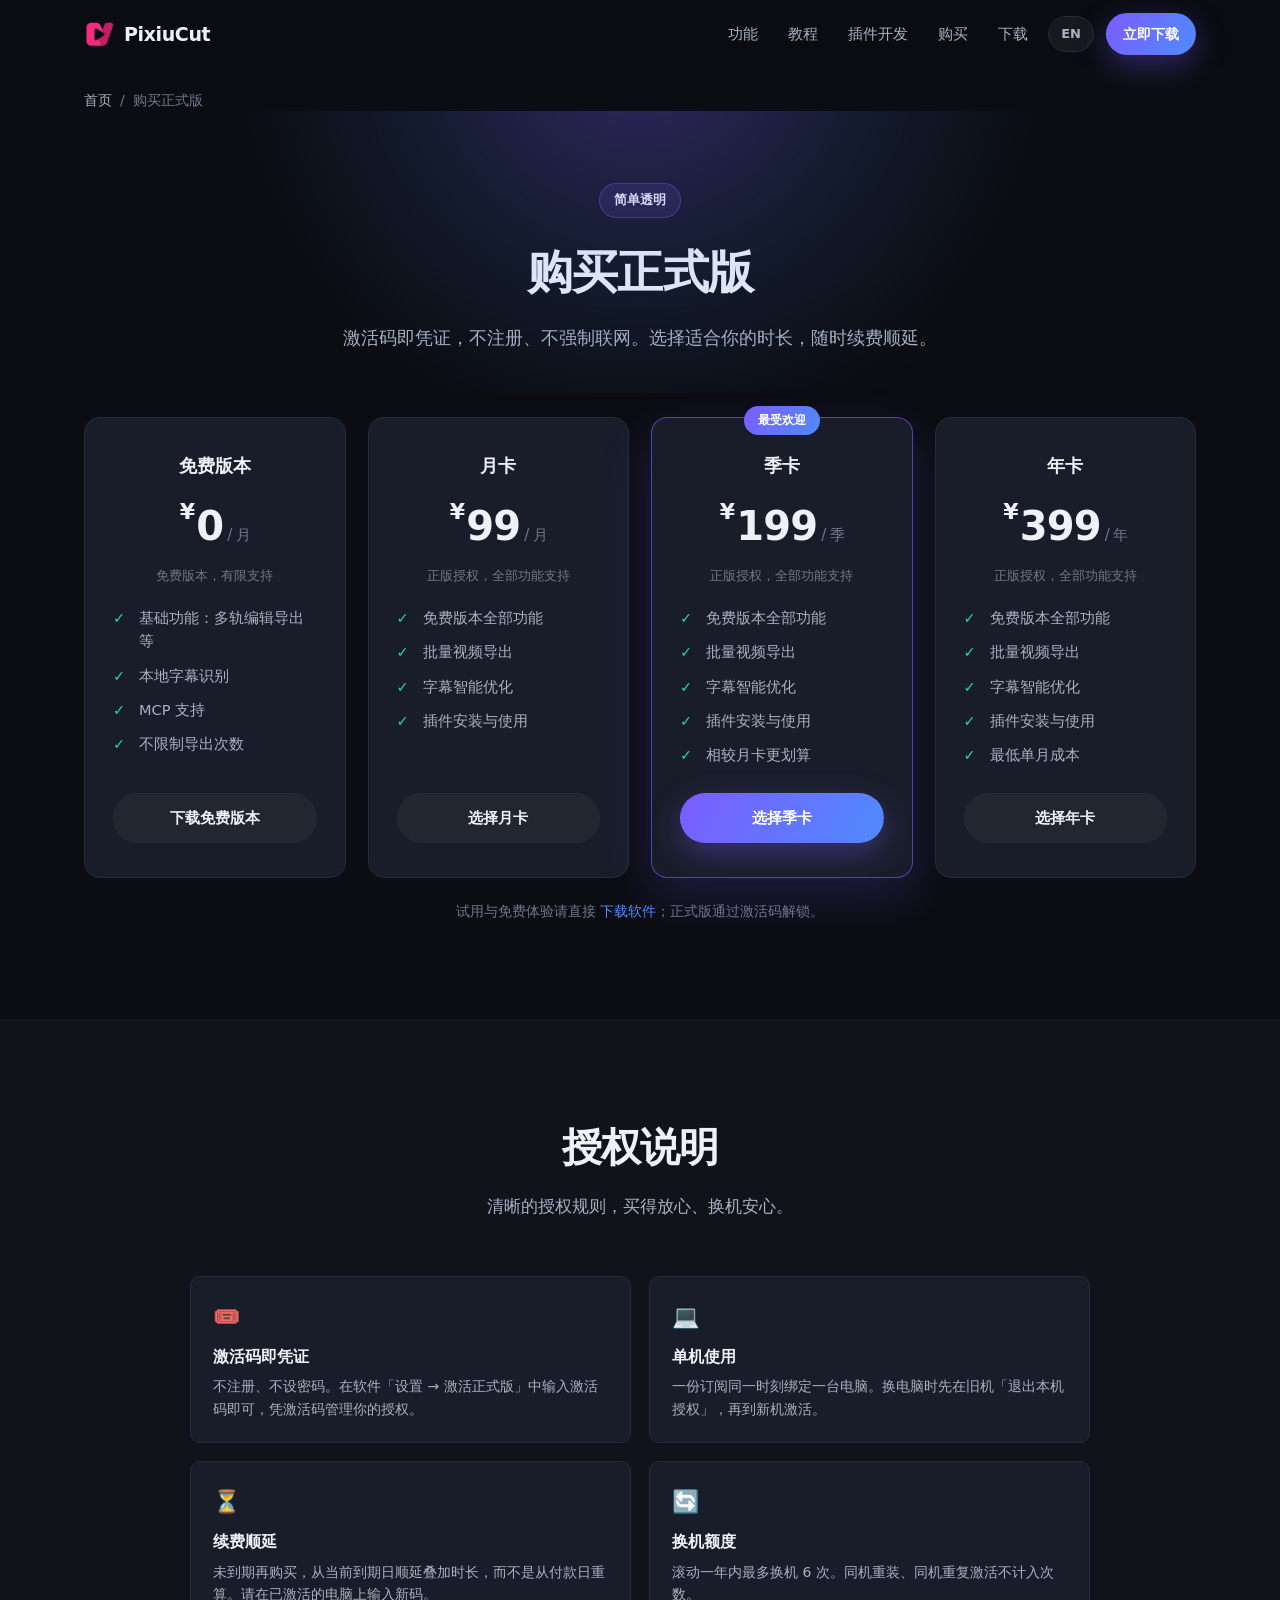
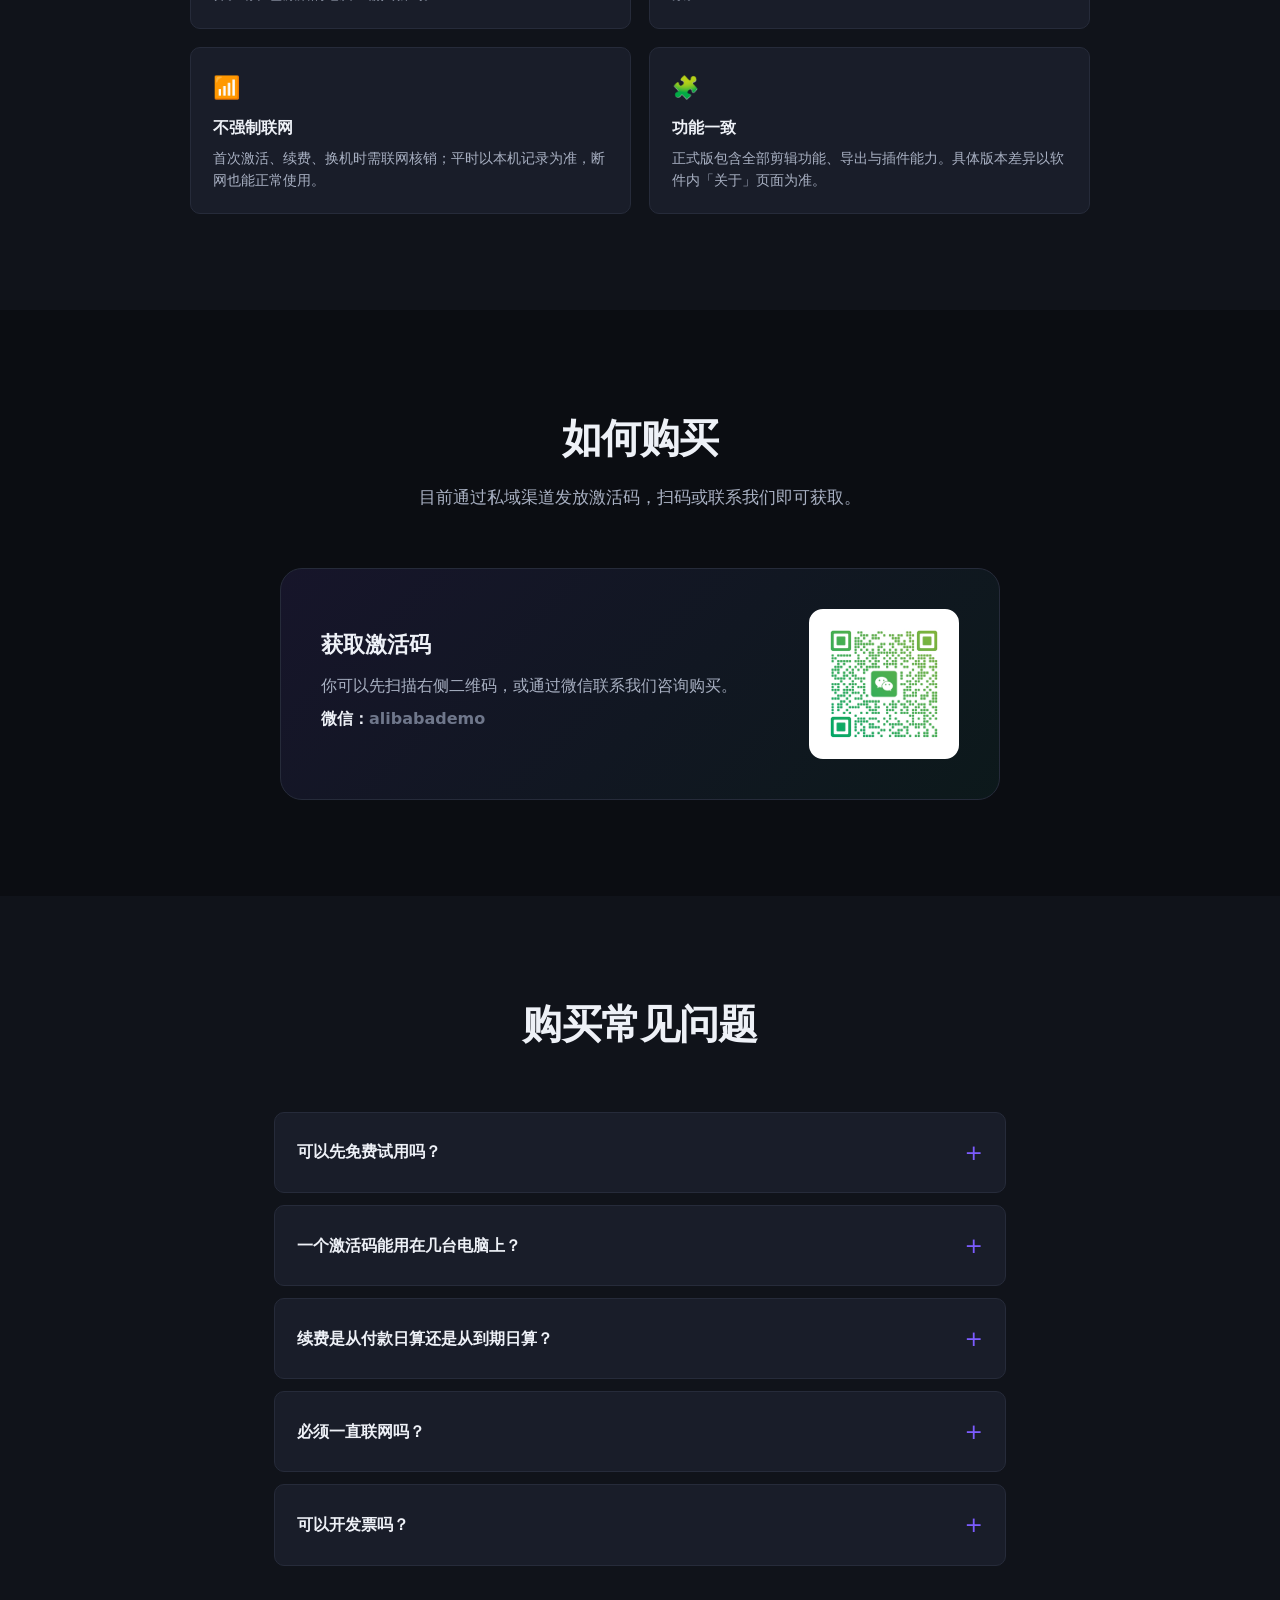
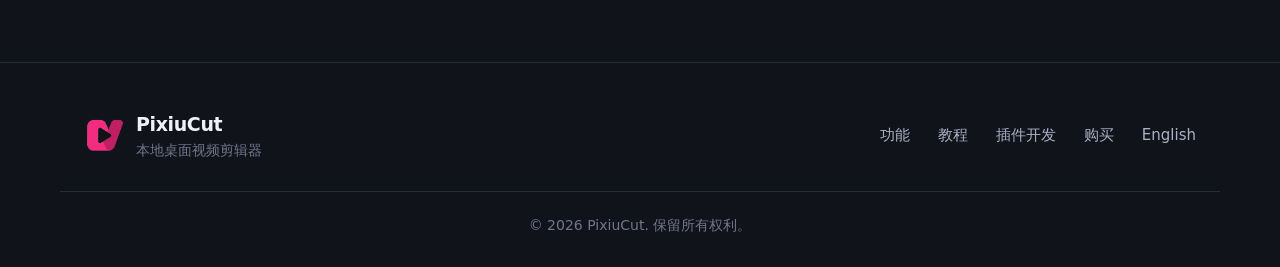
<file: pricing.html>
<!DOCTYPE html>
<html lang="zh-CN">
<head>
  <meta charset="UTF-8" />
  <meta name="viewport" content="width=device-width, initial-scale=1.0" />
  <title>购买正式版 · PixiuCut 价格与授权</title>
  <meta name="description" content="PixiuCut 正式版价格：月卡 / 季卡 / 年卡三档，激活码即凭证，不注册、不强制联网。单机使用，续费从当前到期日顺延，滚动一年最多换机 6 次。" />
  <meta name="keywords" content="PixiuCut价格,购买正式版,激活码,视频剪辑软件收费,月卡季卡年卡" />
  <link rel="canonical" href="https://pixiucut.meitool.cn/pricing.html" />
  <link rel="alternate" hreflang="zh-CN" href="https://pixiucut.meitool.cn/pricing.html" />
  <link rel="alternate" hreflang="en" href="https://pixiucut.meitool.cn/en/pricing.html" />
  <link rel="alternate" hreflang="x-default" href="https://pixiucut.meitool.cn/pricing.html" />
  <meta property="og:type" content="website" />
  <meta property="og:title" content="购买正式版 · PixiuCut" />
  <meta property="og:description" content="月卡 / 季卡 / 年卡三档，激活码即凭证，不注册、不强制联网。" />
  <meta property="og:url" content="https://pixiucut.meitool.cn/pricing.html" />
  <link rel="icon" type="image/png" href="assets/img/logo-32.png" />
  <link rel="stylesheet" href="assets/css/style.css" />
  <script type="application/ld+json">
  {
    "@context": "https://schema.org",
    "@type": "Product",
    "name": "PixiuCut 正式版",
    "description": "PixiuCut 本地桌面视频剪辑器正式版授权",
    "brand": { "@type": "Brand", "name": "PixiuCut" },
    "offers": [
      { "@type": "Offer", "name": "月卡", "priceCurrency": "CNY", "price": "99" },
      { "@type": "Offer", "name": "季卡", "priceCurrency": "CNY", "price": "199" },
      { "@type": "Offer", "name": "年卡", "priceCurrency": "CNY", "price": "399" }
    ]
  }
  </script>
</head>
<body>
  <header class="site-header" id="siteHeader">
    <div class="container header-inner">
      <a class="brand" href="index.html" aria-label="PixiuCut">
        <img src="assets/img/logo.png" alt="PixiuCut Logo" class="brand-logo" />
        <span class="brand-name">PixiuCut</span>
      </a>
      <nav class="nav" id="mainNav">
        <a href="index.html#features">功能</a>
        <a href="tutorials.html">教程</a>
        <a href="plugins-dev.html">插件开发</a>
        <a href="pricing.html">购买</a>
        <a href="index.html#download">下载</a>
      </nav>
      <div class="header-actions">
        <a class="lang-toggle" href="en/pricing.html" hreflang="en" aria-label="Switch to English">EN</a>
        <a href="index.html#download" class="btn btn-primary btn-sm">立即下载</a>
        <button class="nav-burger" id="navBurger" aria-label="菜单"><span></span><span></span><span></span></button>
      </div>
    </div>
  </header>

  <main>
    <div class="container"><div class="breadcrumb"><a href="index.html">首页</a><span>/</span>购买正式版</div></div>

    <section class="page-hero">
      <div class="hero-glow" aria-hidden="true"></div>
      <div class="container">
        <span class="pill">简单透明</span>
        <h1>购买正式版</h1>
        <p>激活码即凭证，不注册、不强制联网。选择适合你的时长，随时续费顺延。</p>
      </div>
    </section>

    <!-- Pricing -->
    <section class="section" style="padding-top:24px">
      <div class="container">
        <div class="pricing-grid">
          <div class="price-card">
            <div class="price-plan">免费版本</div>
            <div class="price-amount"><span class="cur">¥</span>0<span class="per"> / 月</span></div>
            <div class="price-note">免费版本，有限支持</div>
            <ul class="price-feats">
              <li>基础功能：多轨编辑导出等</li>
              <li>本地字幕识别</li>
              <li>MCP 支持</li>
              <li>不限制导出次数</li>
            </ul>
            <a href="index.html#download" class="btn btn-ghost btn-block">下载免费版本</a>
          </div>

          <div class="price-card">
            <div class="price-plan">月卡</div>
            <div class="price-amount"><span class="cur">¥</span>99<span class="per"> / 月</span></div>
            <div class="price-note">正版授权，全部功能支持</div>
            <ul class="price-feats">
              <li>免费版本全部功能</li>
              <li>批量视频导出</li>
              <li>字幕智能优化</li>
              <li>插件安装与使用</li>
            </ul>
            <a href="#buy" class="btn btn-ghost btn-block">选择月卡</a>
          </div>

          <div class="price-card featured">
            <span class="price-badge">最受欢迎</span>
            <div class="price-plan">季卡</div>
            <div class="price-amount"><span class="cur">¥</span>199<span class="per"> / 季</span></div>
            <div class="price-note">正版授权，全部功能支持</div>
            <ul class="price-feats">
              <li>免费版本全部功能</li>
              <li>批量视频导出</li>
              <li>字幕智能优化</li>
              <li>插件安装与使用</li>
              <li>相较月卡更划算</li>
            </ul>
            <a href="#buy" class="btn btn-primary btn-block" data-buy="quarter">选择季卡</a>
          </div>

          <div class="price-card">
            <div class="price-plan">年卡</div>
            <div class="price-amount"><span class="cur">¥</span>399<span class="per"> / 年</span></div>
            <div class="price-note">正版授权，全部功能支持</div>
            <ul class="price-feats">
              <li>免费版本全部功能</li>
              <li>批量视频导出</li>
              <li>字幕智能优化</li>
              <li>插件安装与使用</li>
              <li>最低单月成本</li>
            </ul>
            <a href="#buy" class="btn btn-ghost btn-block">选择年卡</a>
          </div>
        </div>
        <p style="text-align:center;margin-top:22px;color:var(--text-3);font-size:14px">试用与免费体验请直接 <a href="index.html#download" style="color:var(--brand-2)">下载软件</a>；正式版通过激活码解锁。</p>
      </div>
    </section>

    <!-- License model -->
    <section class="section section-alt">
      <div class="container">
        <div class="section-head"><h2>授权说明</h2><p>清晰的授权规则，买得放心、换机安心。</p></div>
        <div class="license-grid">
          <div class="license-item"><div class="li-ico">🎟️</div><h4>激活码即凭证</h4><p>不注册、不设密码。在软件「设置 → 激活正式版」中输入激活码即可，凭激活码管理你的授权。</p></div>
          <div class="license-item"><div class="li-ico">💻</div><h4>单机使用</h4><p>一份订阅同一时刻绑定一台电脑。换电脑时先在旧机「退出本机授权」，再到新机激活。</p></div>
          <div class="license-item"><div class="li-ico">⏳</div><h4>续费顺延</h4><p>未到期再购买，从当前到期日顺延叠加时长，而不是从付款日重算。请在已激活的电脑上输入新码。</p></div>
          <div class="license-item"><div class="li-ico">🔄</div><h4>换机额度</h4><p>滚动一年内最多换机 6 次。同机重装、同机重复激活不计入次数。</p></div>
          <div class="license-item"><div class="li-ico">📶</div><h4>不强制联网</h4><p>首次激活、续费、换机时需联网核销；平时以本机记录为准，断网也能正常使用。</p></div>
          <div class="license-item"><div class="li-ico">🧩</div><h4>功能一致</h4><p>正式版包含全部剪辑功能、导出与插件能力。具体版本差异以软件内「关于」页面为准。</p></div>
        </div>
      </div>
    </section>

    <!-- Buy / contact -->
    <section class="section" id="buy">
      <div class="container">
        <div class="section-head"><h2>如何购买</h2><p>目前通过私域渠道发放激活码，扫码或联系我们即可获取。</p></div>
        <div class="buy-box">
          <div class="buy-copy">
            <h3>获取激活码</h3>
            <p>你可以先扫描右侧二维码，或通过微信联系我们咨询购买。</p>
            <p class="buy-contact">微信：<span style="color:var(--text-3)">alibabademo</span></p>
            <!-- <p class="buy-contact">邮箱：<span style="color:var(--text-3)"></span></p> -->
            <!-- <div style="margin-top:18px"><a href="#" class="btn btn-primary" data-buy="contact">联系购买</a></div> -->
          </div>
          <div class="qr-box">
            <img src="assets/img/qr-code.png" alt="客服联系方式" />
          </div>
        </div>
      </div>
    </section>

    <!-- Pricing FAQ -->
    <section class="section section-alt">
      <div class="container container-narrow">
        <div class="section-head"><h2>购买常见问题</h2></div>
        <div class="faq-list">
          <details class="faq-item"><summary>可以先免费试用吗？</summary><p>可以。直接下载软件即可体验本地剪辑功能，满意后再购买激活码解锁正式版。</p></details>
          <details class="faq-item"><summary>一个激活码能用在几台电脑上？</summary><p>一份订阅同一时刻绑定一台电脑。换机请先在旧机退出本机授权，再到新机激活；滚动一年内最多换机 6 次。</p></details>
          <details class="faq-item"><summary>续费是从付款日算还是从到期日算？</summary><p>未到期续费从当前到期日顺延叠加；已过期则从续费当下起算。请在已激活的电脑上输入新的激活码。</p></details>
          <details class="faq-item"><summary>必须一直联网吗？</summary><p>不需要。仅在首次激活、续费、换机时需要联网核销，平时断网也能正常使用。</p></details>
          <details class="faq-item"><summary>可以开发票吗？</summary><p>可以，请在购买时通过上面的联系方式说明开票需求。</p></details>
        </div>
      </div>
    </section>
  </main>

  <footer class="site-footer">
    <div class="container footer-inner">
      <div class="footer-brand">
        <img src="assets/img/logo.png" alt="PixiuCut" class="brand-logo" />
        <div><div class="brand-name">PixiuCut</div><p class="footer-tag">本地桌面视频剪辑器</p></div>
      </div>
      <nav class="footer-links">
        <a href="index.html#features">功能</a>
        <a href="tutorials.html">教程</a>
        <a href="plugins-dev.html">插件开发</a>
        <a href="pricing.html">购买</a>
        <a href="en/pricing.html" hreflang="en">English</a>
      </nav>
    </div>
    <div class="container footer-bottom" id="footer-bottom"><span>© 2026 PixiuCut. 保留所有权利。</span></div>
  </footer>

  <script src="assets/js/main.js"></script>
</body>
</html>
</file>
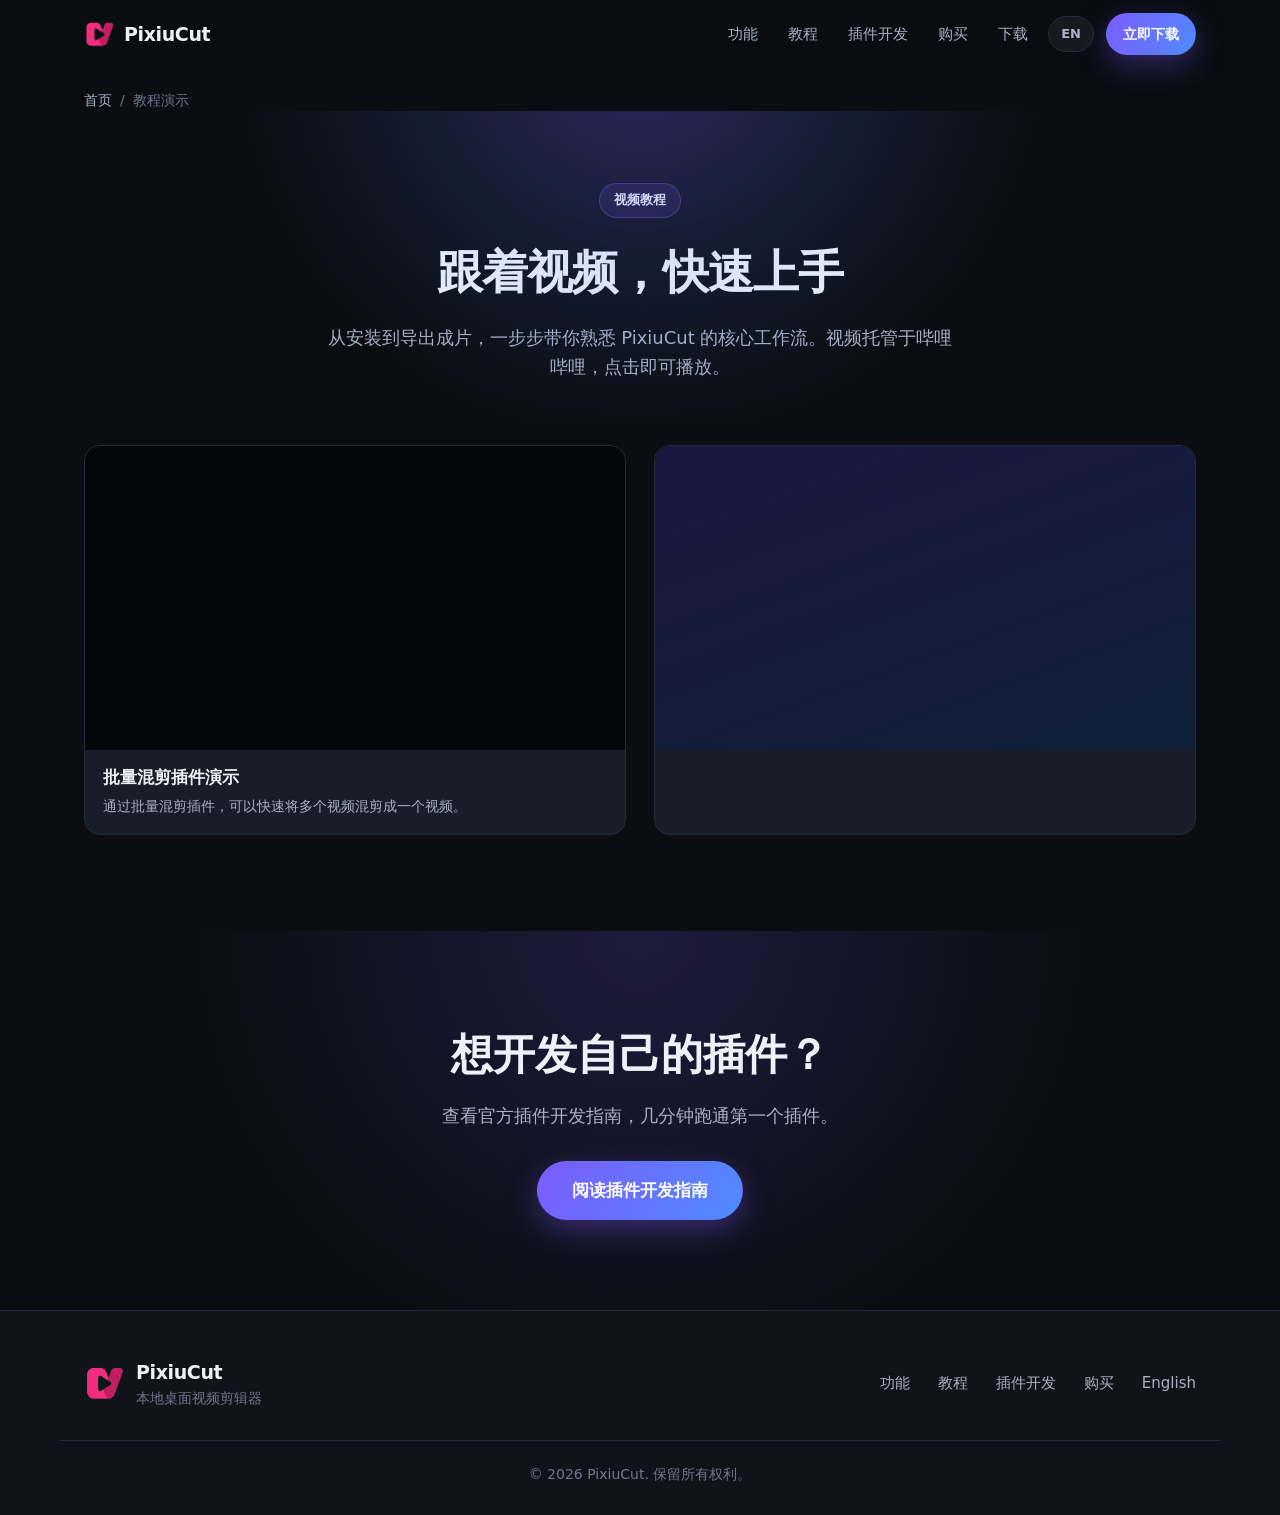
<file: tutorials.html>
<!DOCTYPE html>
<html lang="zh-CN">
<head>
  <meta charset="UTF-8" />
  <meta name="viewport" content="width=device-width, initial-scale=1.0" />
  <title>教程演示 · PixiuCut 视频剪辑器</title>
  <meta name="description" content="PixiuCut 使用教程与演示视频：从安装、导入素材、多轨剪辑、字幕特效到导出成片，跟着视频快速上手短视频剪辑。" />
  <meta name="keywords" content="PixiuCut教程,视频剪辑教程,短视频剪辑入门,字幕教程,导出教程" />
  <link rel="canonical" href="https://pixiucut.meitool.cn/tutorials.html" />
  <link rel="alternate" hreflang="zh-CN" href="https://pixiucut.meitool.cn/tutorials.html" />
  <link rel="alternate" hreflang="en" href="https://pixiucut.meitool.cn/en/tutorials.html" />
  <link rel="alternate" hreflang="x-default" href="https://pixiucut.meitool.cn/tutorials.html" />
  <meta property="og:type" content="website" />
  <meta property="og:title" content="教程演示 · PixiuCut" />
  <meta property="og:description" content="PixiuCut 使用教程与演示视频，跟着视频快速上手短视频剪辑。" />
  <meta property="og:url" content="https://pixiucut.meitool.cn/tutorials.html" />
  <link rel="icon" type="image/png" href="assets/img/logo-32.png" />
  <link rel="stylesheet" href="assets/css/style.css" />
</head>
<body>
  <header class="site-header" id="siteHeader">
    <div class="container header-inner">
      <a class="brand" href="index.html" aria-label="PixiuCut">
        <img src="assets/img/logo.png" alt="PixiuCut Logo" class="brand-logo" />
        <span class="brand-name">PixiuCut</span>
      </a>
      <nav class="nav" id="mainNav">
        <a href="index.html#features">功能</a>
        <a href="tutorials.html">教程</a>
        <a href="plugins-dev.html">插件开发</a>
        <a href="pricing.html">购买</a>
        <a href="index.html#download">下载</a>
      </nav>
      <div class="header-actions">
        <a class="lang-toggle" href="en/tutorials.html" hreflang="en" aria-label="Switch to English">EN</a>
        <a href="index.html#download" class="btn btn-primary btn-sm">立即下载</a>
        <button class="nav-burger" id="navBurger" aria-label="菜单"><span></span><span></span><span></span></button>
      </div>
    </div>
  </header>

  <main>
    <div class="container"><div class="breadcrumb"><a href="index.html">首页</a><span>/</span>教程演示</div></div>

    <section class="page-hero">
      <div class="hero-glow" aria-hidden="true"></div>
      <div class="container">
        <span class="pill">视频教程</span>
        <h1>跟着视频，快速上手</h1>
        <p>从安装到导出成片，一步步带你熟悉 PixiuCut 的核心工作流。视频托管于哔哩哔哩，点击即可播放。</p>
      </div>
    </section>

    <section class="section" style="padding-top:24px">
      <div class="container">
        <!--
          B 站视频接入说明：
          拿到视频后，把每个 .video-frame 里的 <div class="video-placeholder">…</div>
          替换成下面这段（把 BVxxxxxxxxxx 换成你的 BV 号）：

          <iframe src="//player.bilibili.com/player.html?bvid=BVxxxxxxxxxx&page=1&high_quality=1&danmaku=0&autoplay=0"
                  scrolling="no" frameborder="no" framespacing="0" allowfullscreen="true"
                  loading="lazy" title="视频标题"></iframe>
        -->
        <div class="video-grid">
          <article class="video-card">
            <div class="video-frame">
                  <iframe src="//player.bilibili.com/player.html?bvid=BV1ctb56pEQ1&page=1" scrolling="no" border="0" frameborder="no" framespacing="0" allowfullscreen="true"> </iframe>
            </div>
            <div class="video-meta"><h3>批量混剪插件演示</h3><p>通过批量混剪插件，可以快速将多个视频混剪成一个视频。</p></div>
          </article>

          <article class="video-card">
            <div class="video-frame">
              <div class="video-placeholder">
                <iframe src="//player.bilibili.com/player.html?bvid=BV1MJYr67EHi&page=1" scrolling="no" border="0" frameborder="no" framespacing="0" allowfullscreen="true"> </iframe>
              </iframe>
            </div>
            <div class="video-meta"><h3>PixiuCut Mcp 演示</h3><p>通过 PixiuCut Mcp，让本地AI模型为你服务。</p></div>
          </article>

        </div>
      </div>
    </section>

    <section class="cta-band">
      <div class="container cta-inner">
        <h2>想开发自己的插件？</h2>
        <p>查看官方插件开发指南，几分钟跑通第一个插件。</p>
        <a href="plugins-dev.html" class="btn btn-primary btn-lg">阅读插件开发指南</a>
      </div>
    </section>
  </main>

  <footer class="site-footer">
    <div class="container footer-inner">
      <div class="footer-brand">
        <img src="assets/img/logo.png" alt="PixiuCut" class="brand-logo" />
        <div><div class="brand-name">PixiuCut</div><p class="footer-tag">本地桌面视频剪辑器</p></div>
      </div>
      <nav class="footer-links">
        <a href="index.html#features">功能</a>
        <a href="tutorials.html">教程</a>
        <a href="plugins-dev.html">插件开发</a>
        <a href="pricing.html">购买</a>
        <a href="en/tutorials.html" hreflang="en">English</a>
      </nav>
    </div>
    <div class="container footer-bottom" id="footer-bottom"><span>© 2026 PixiuCut. 保留所有权利。</span></div>
  </footer>

  <script src="assets/js/main.js"></script>
</body>
</html>
</file>
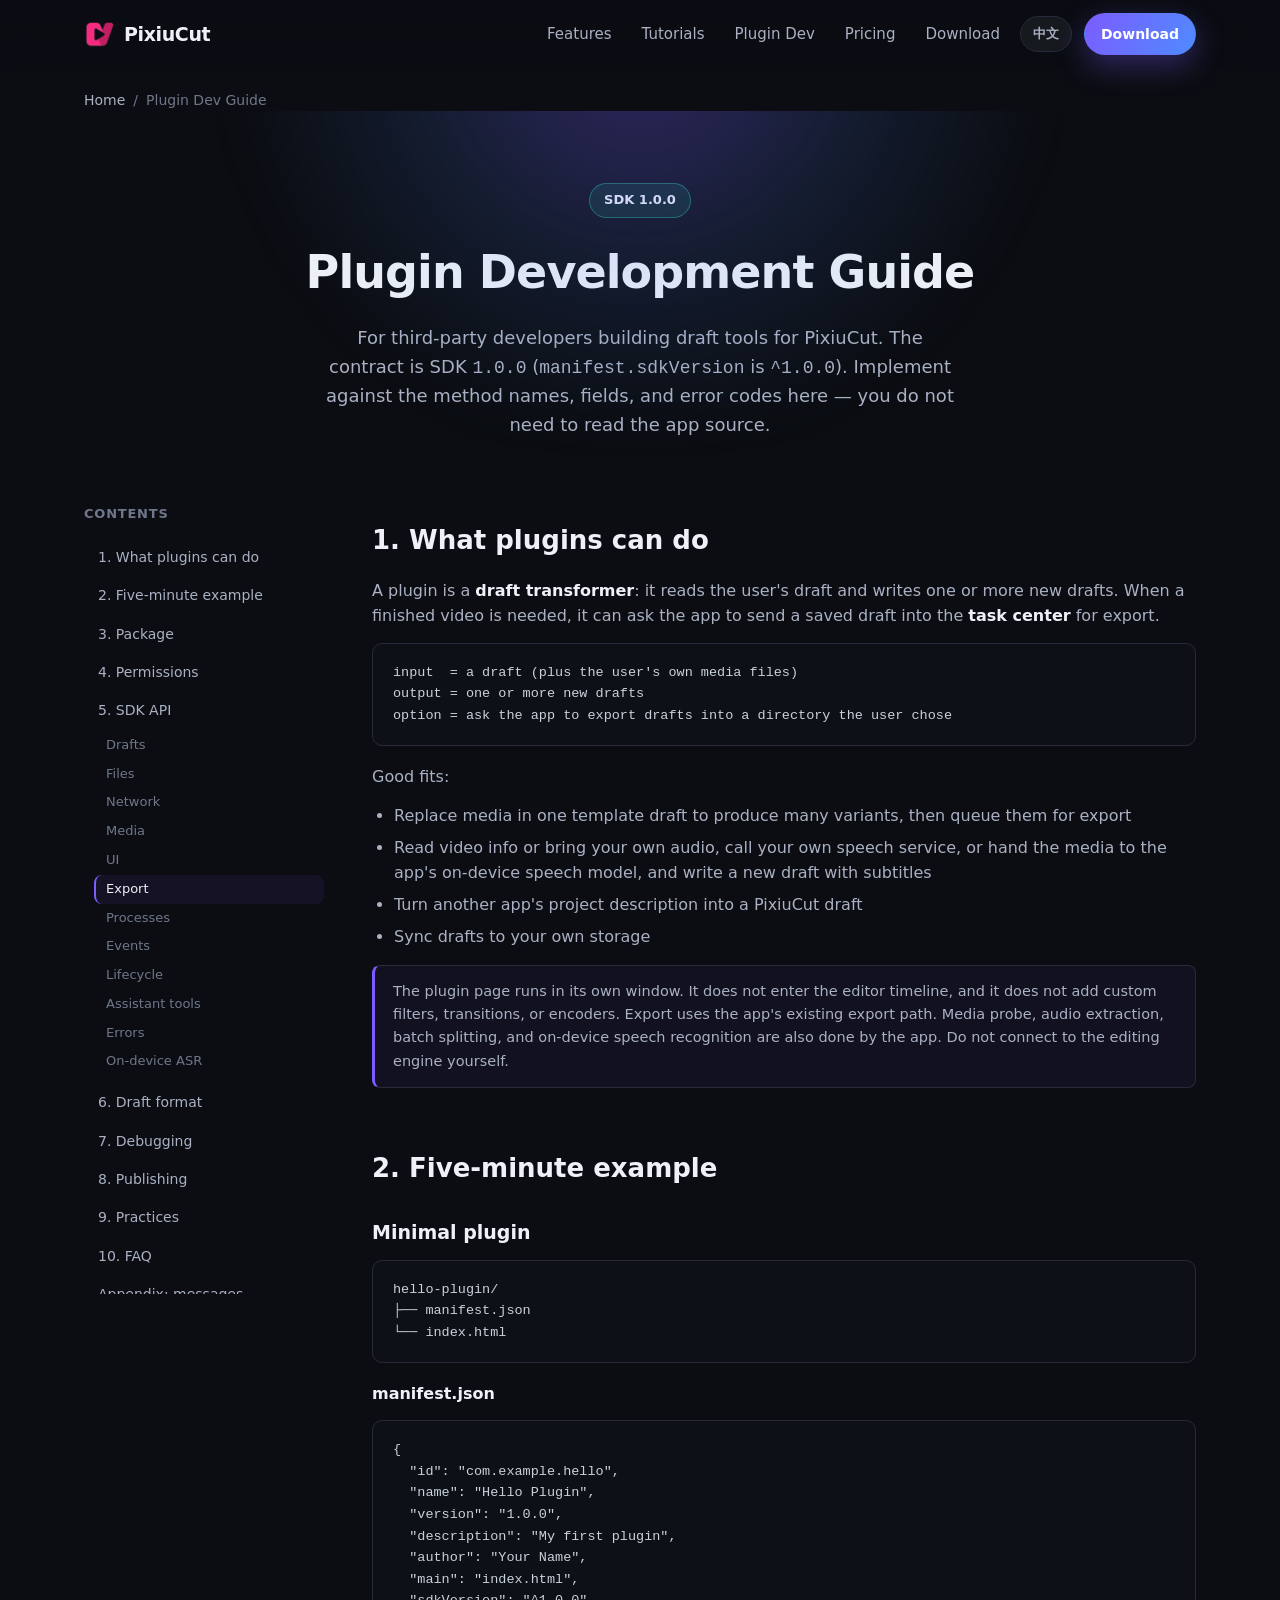
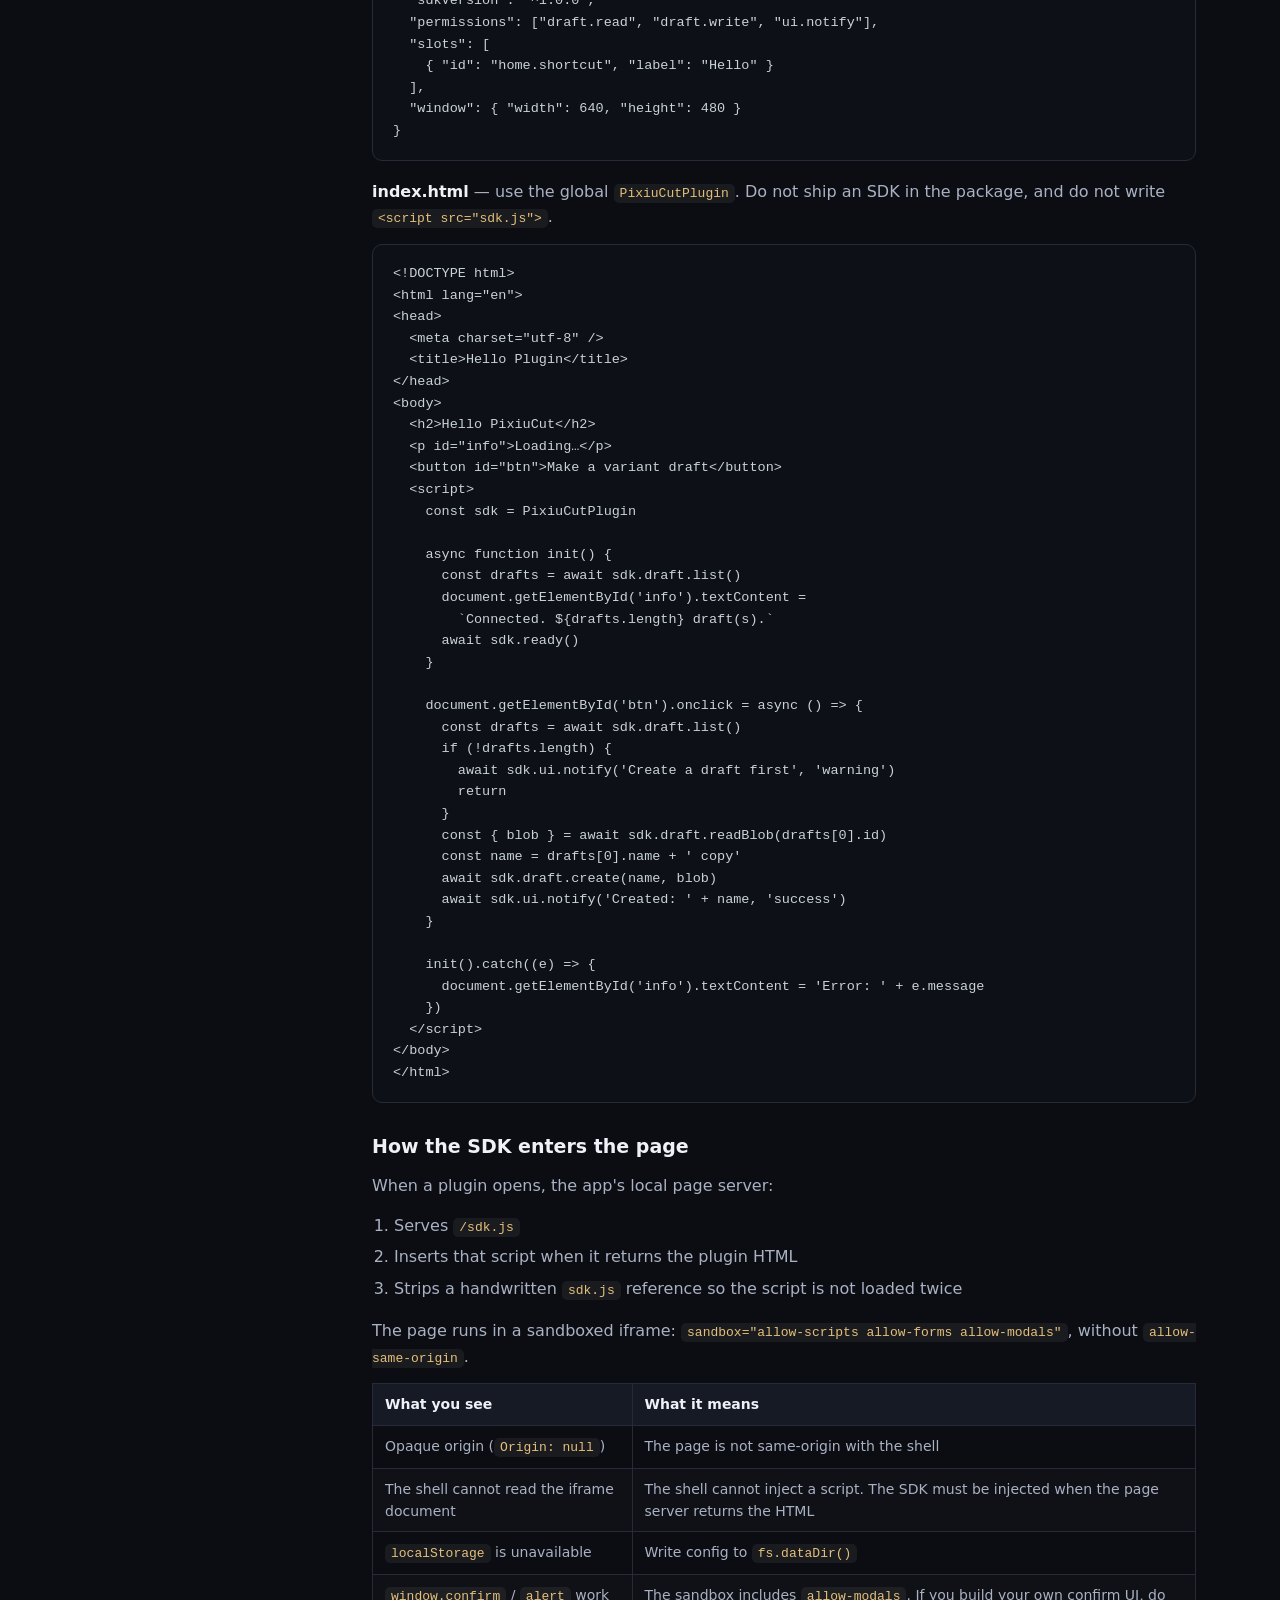
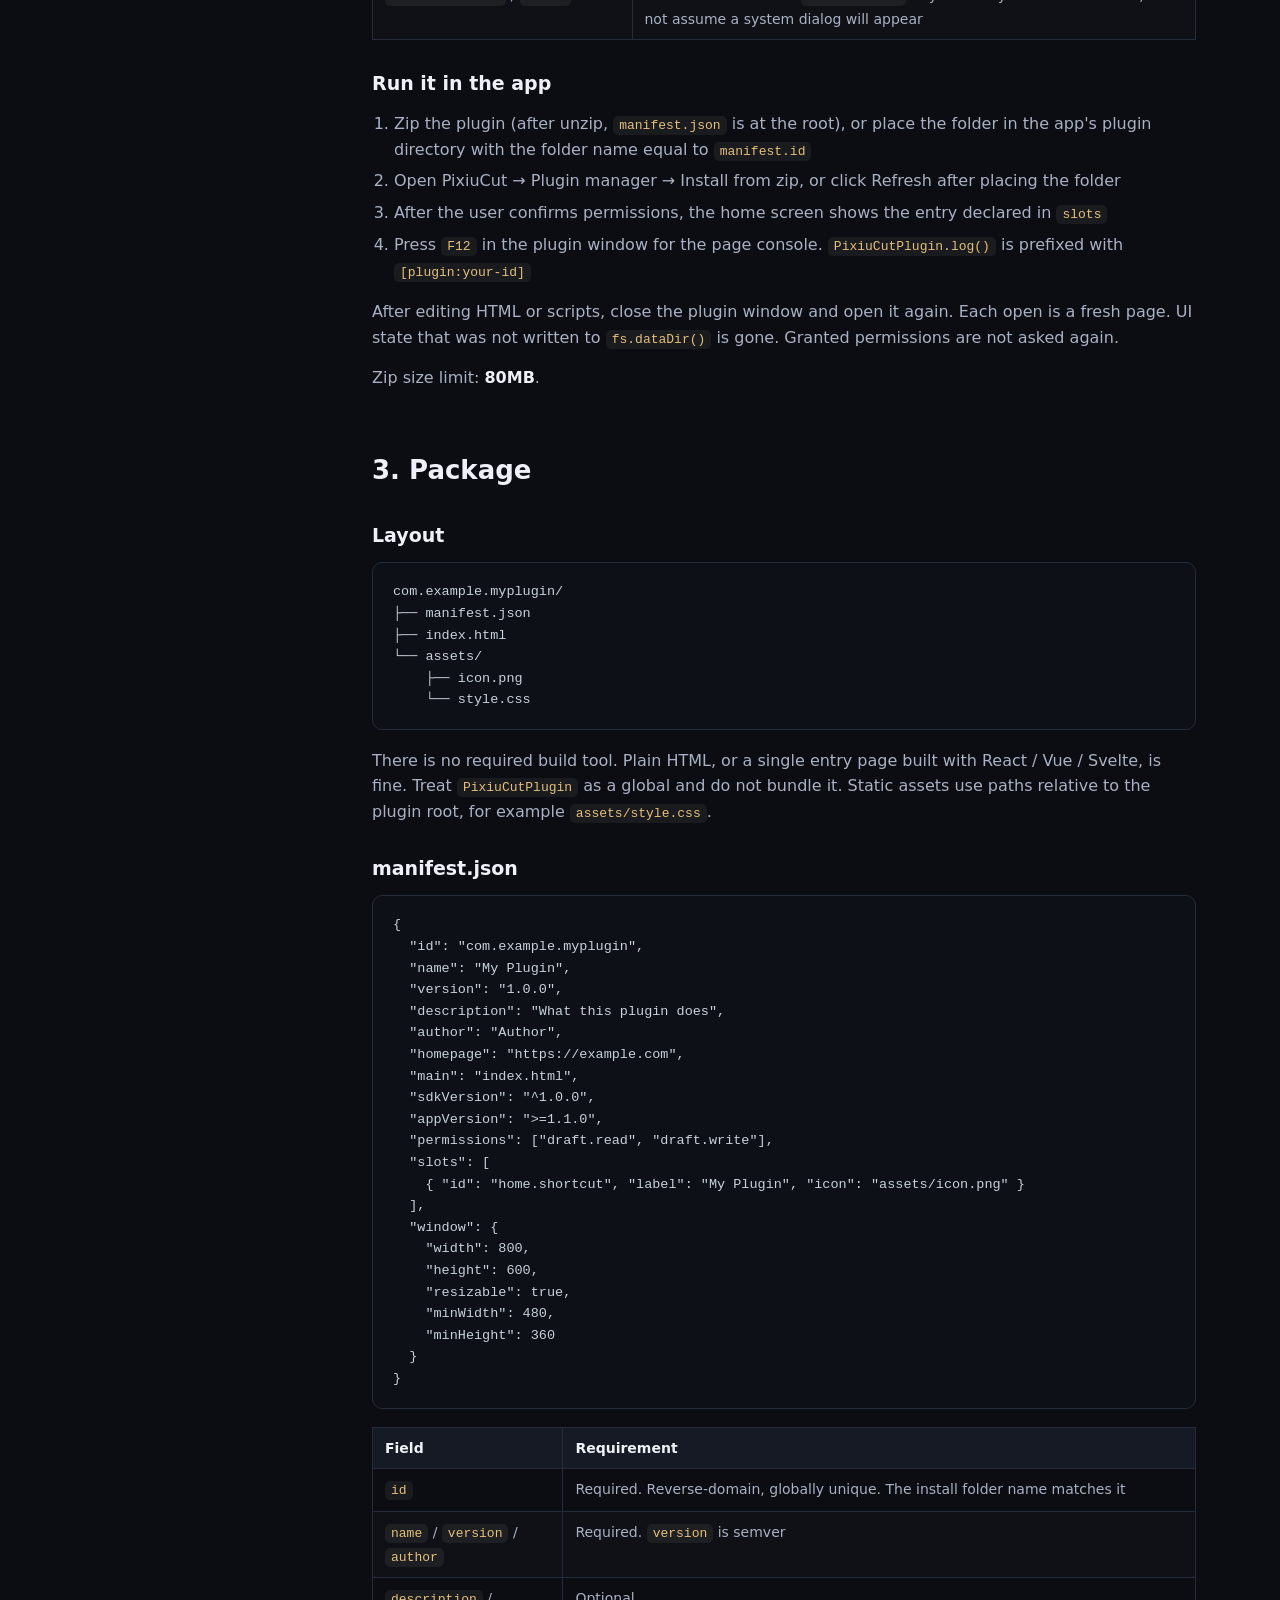
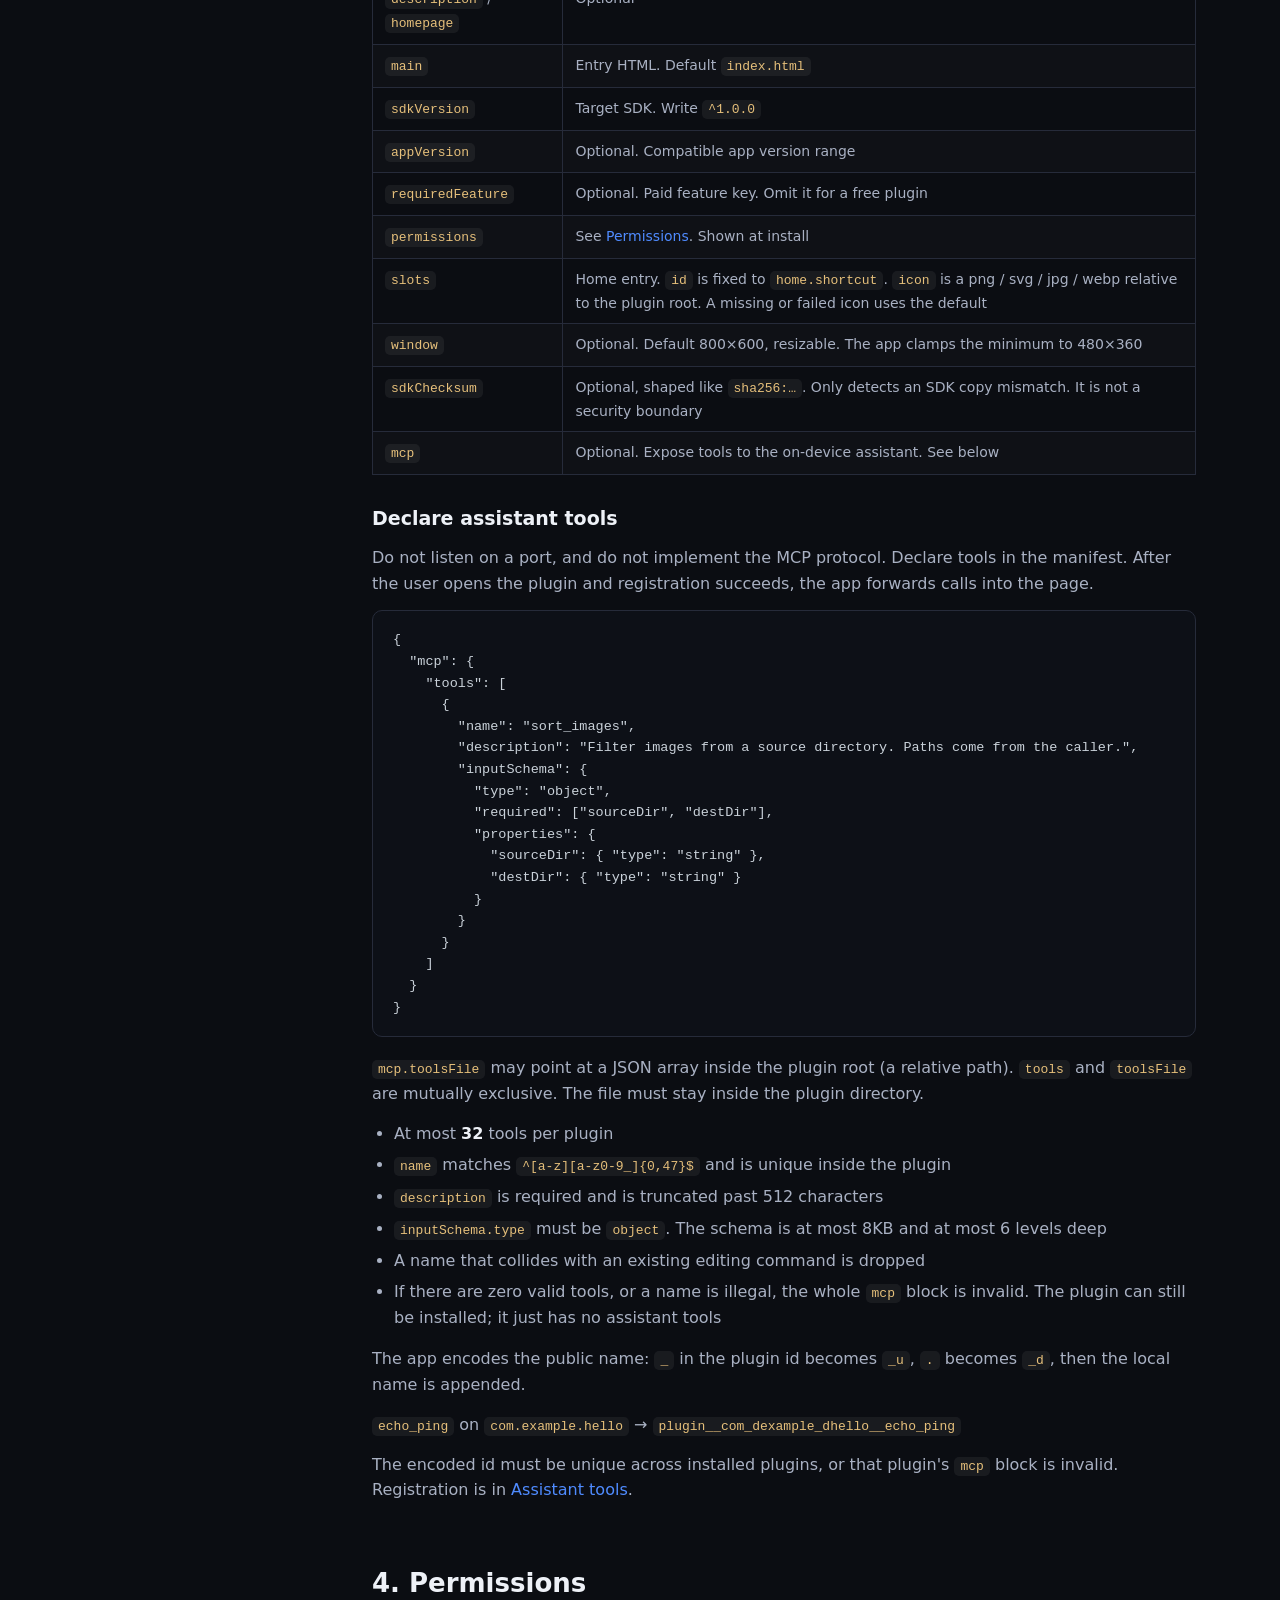
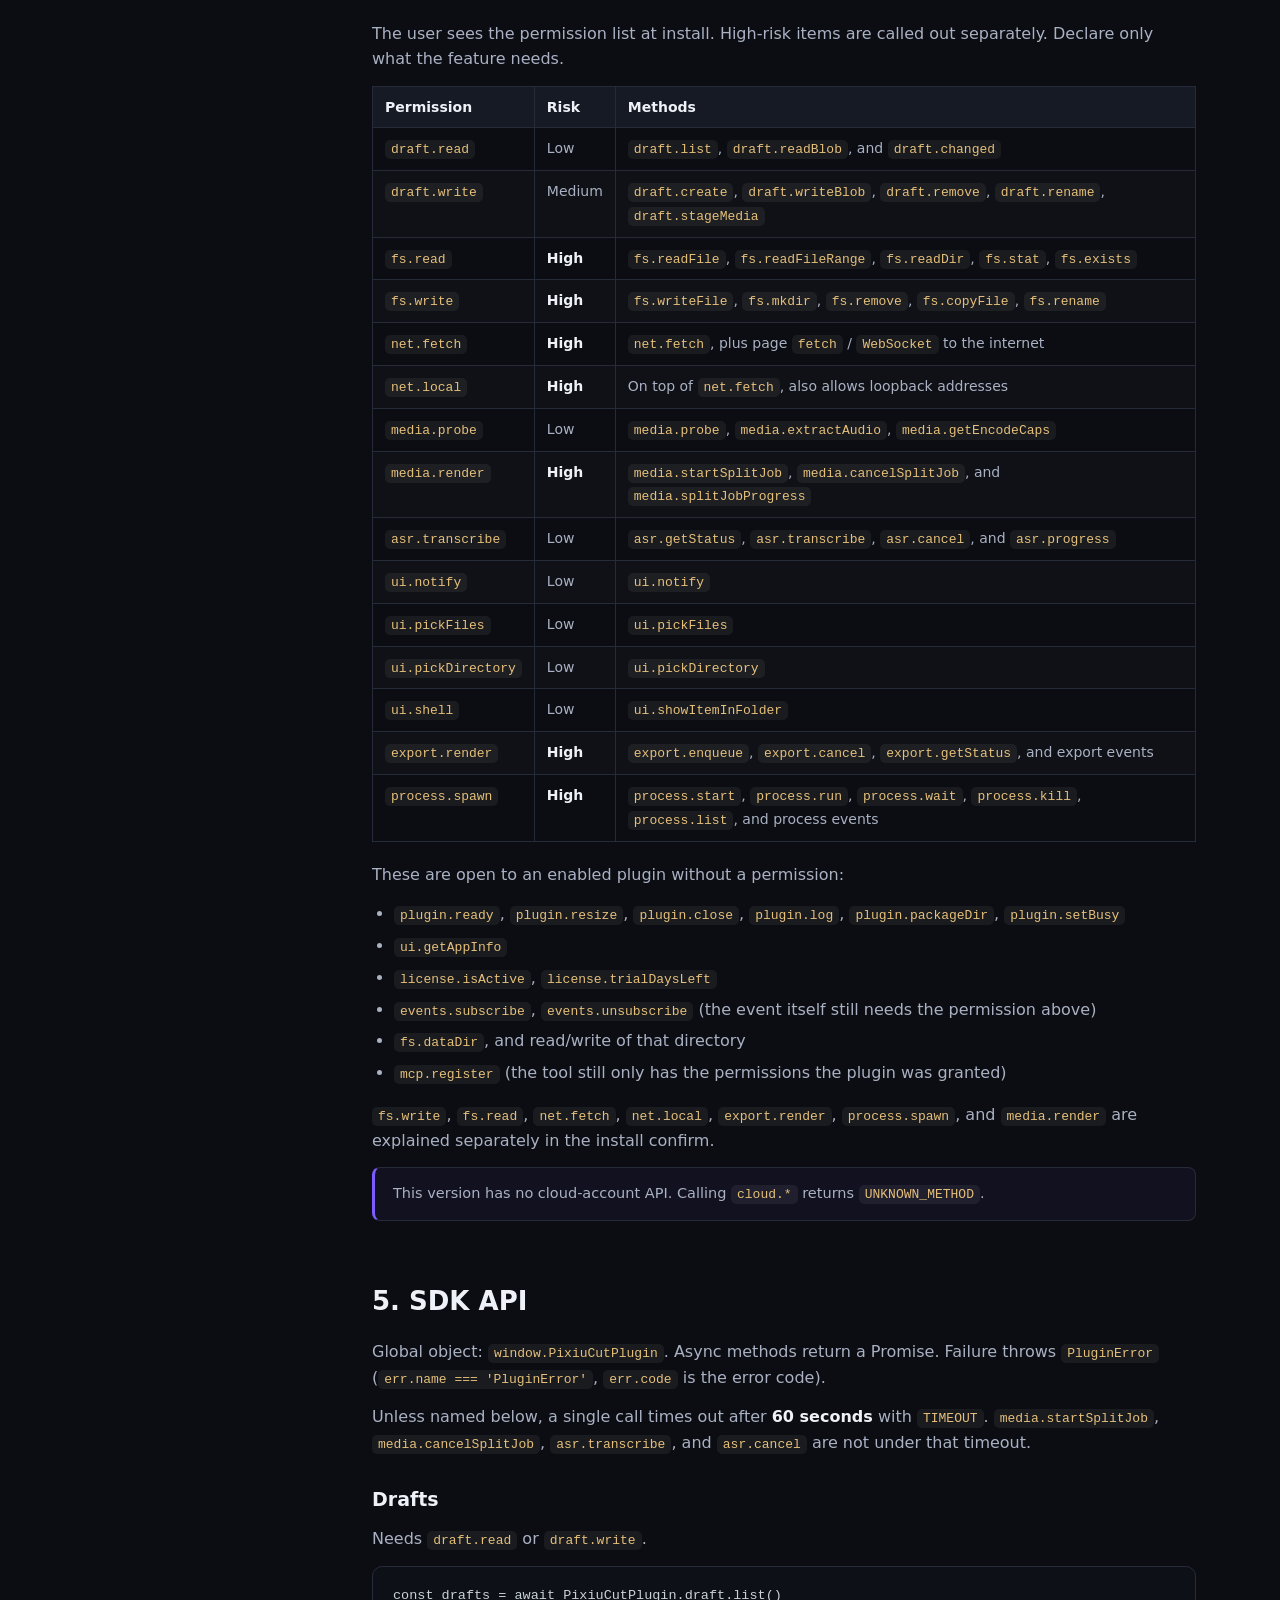
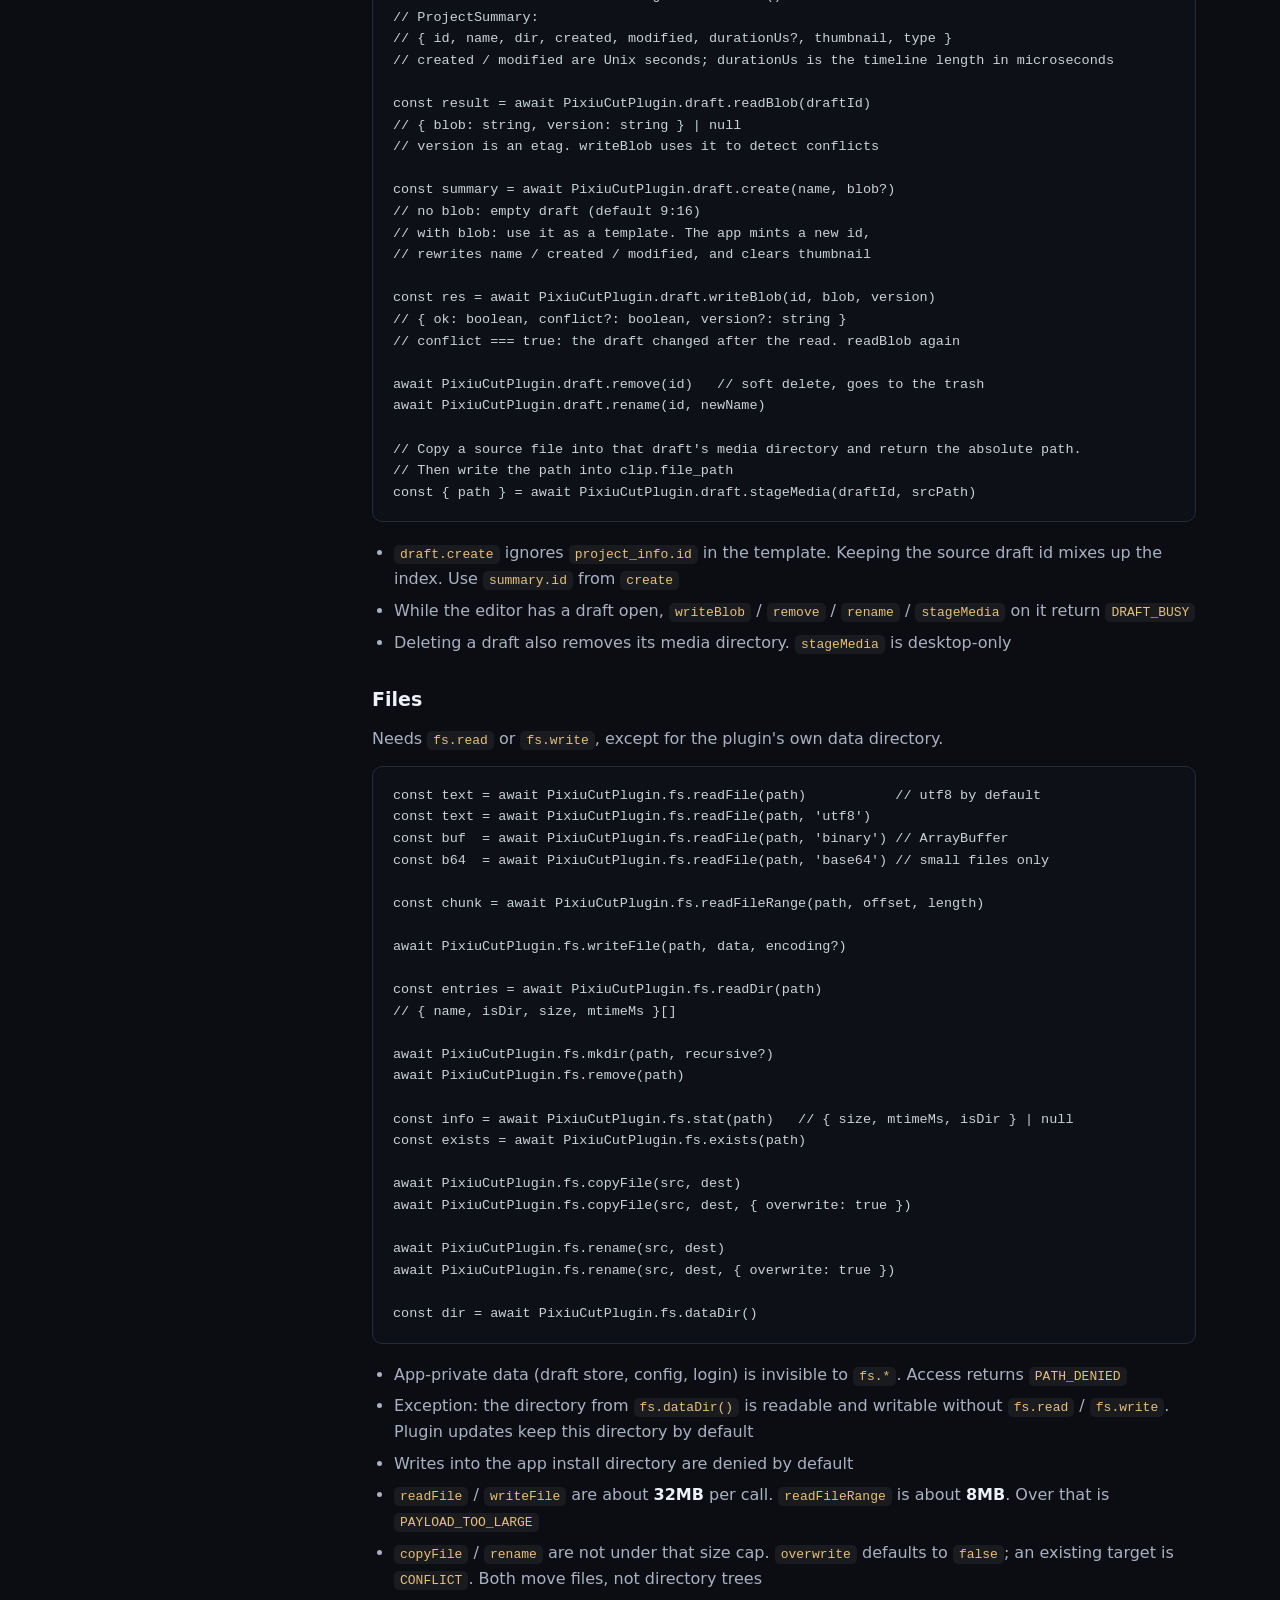
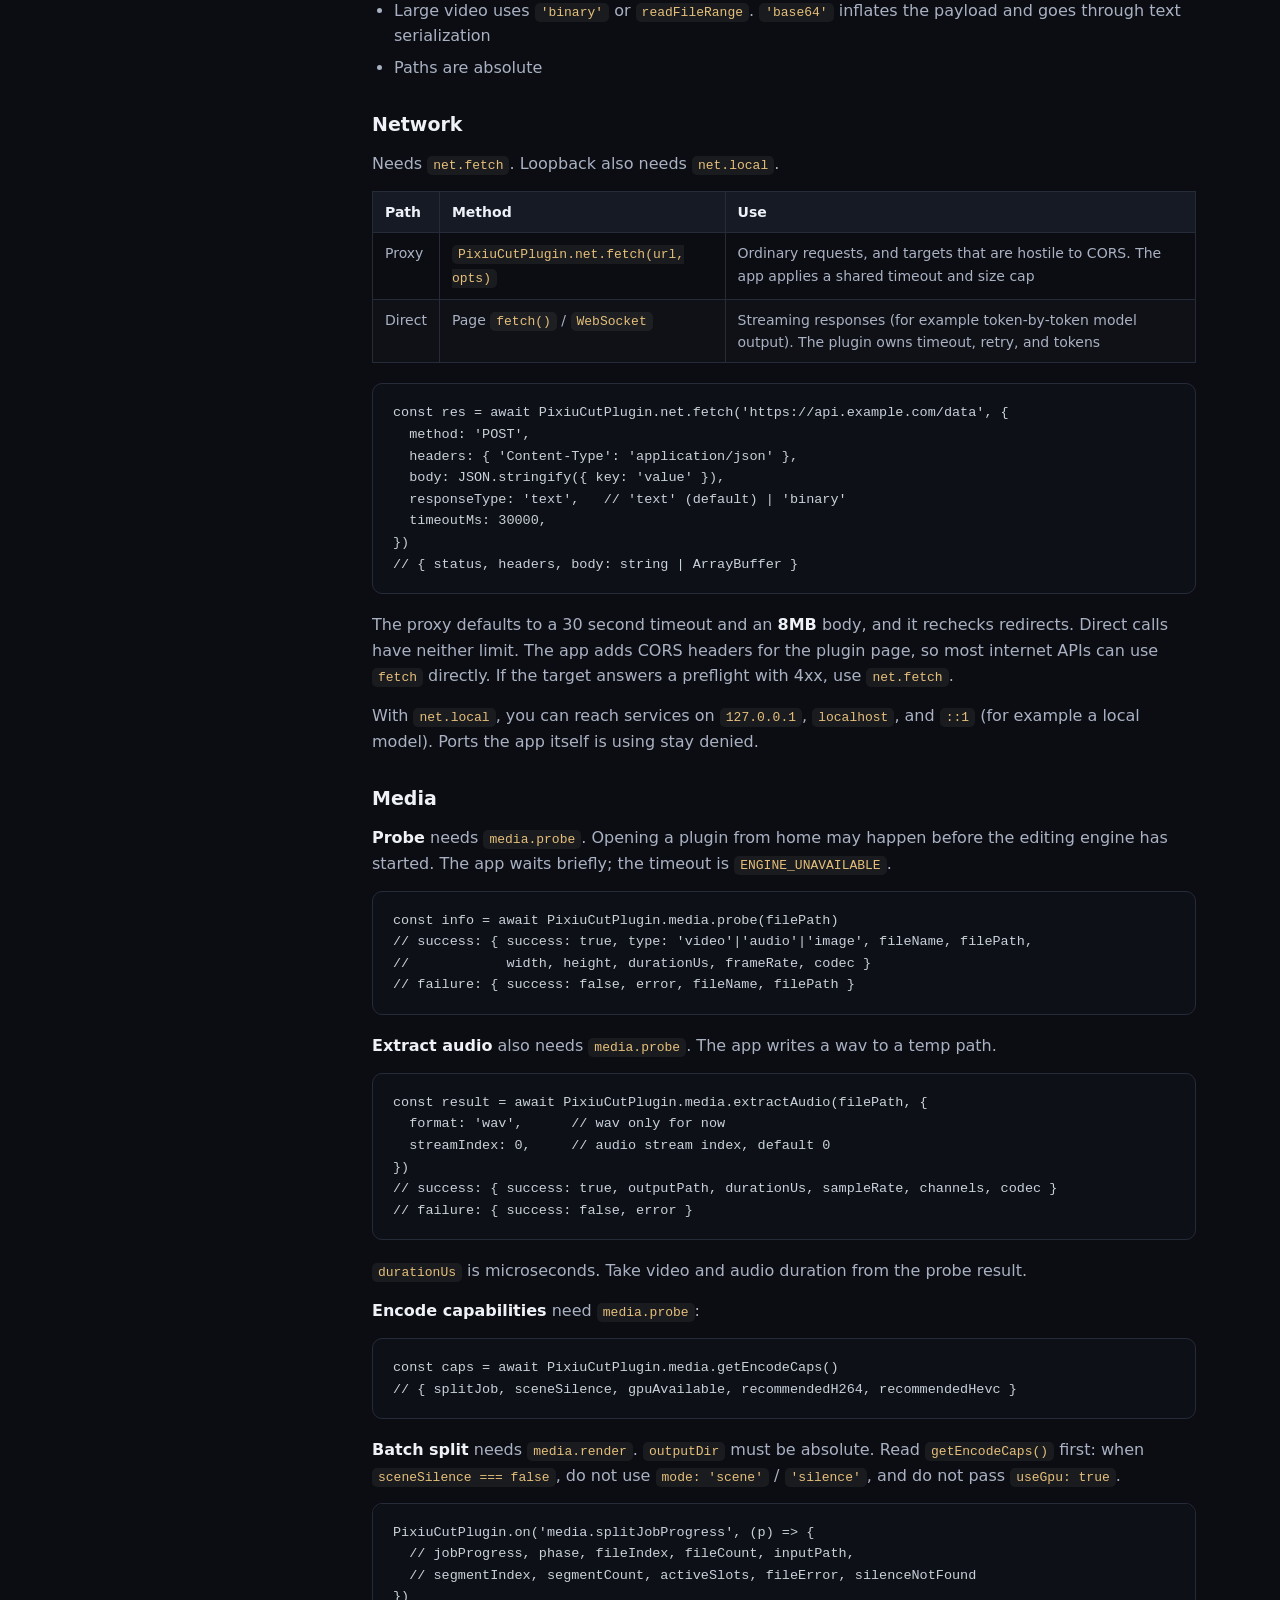
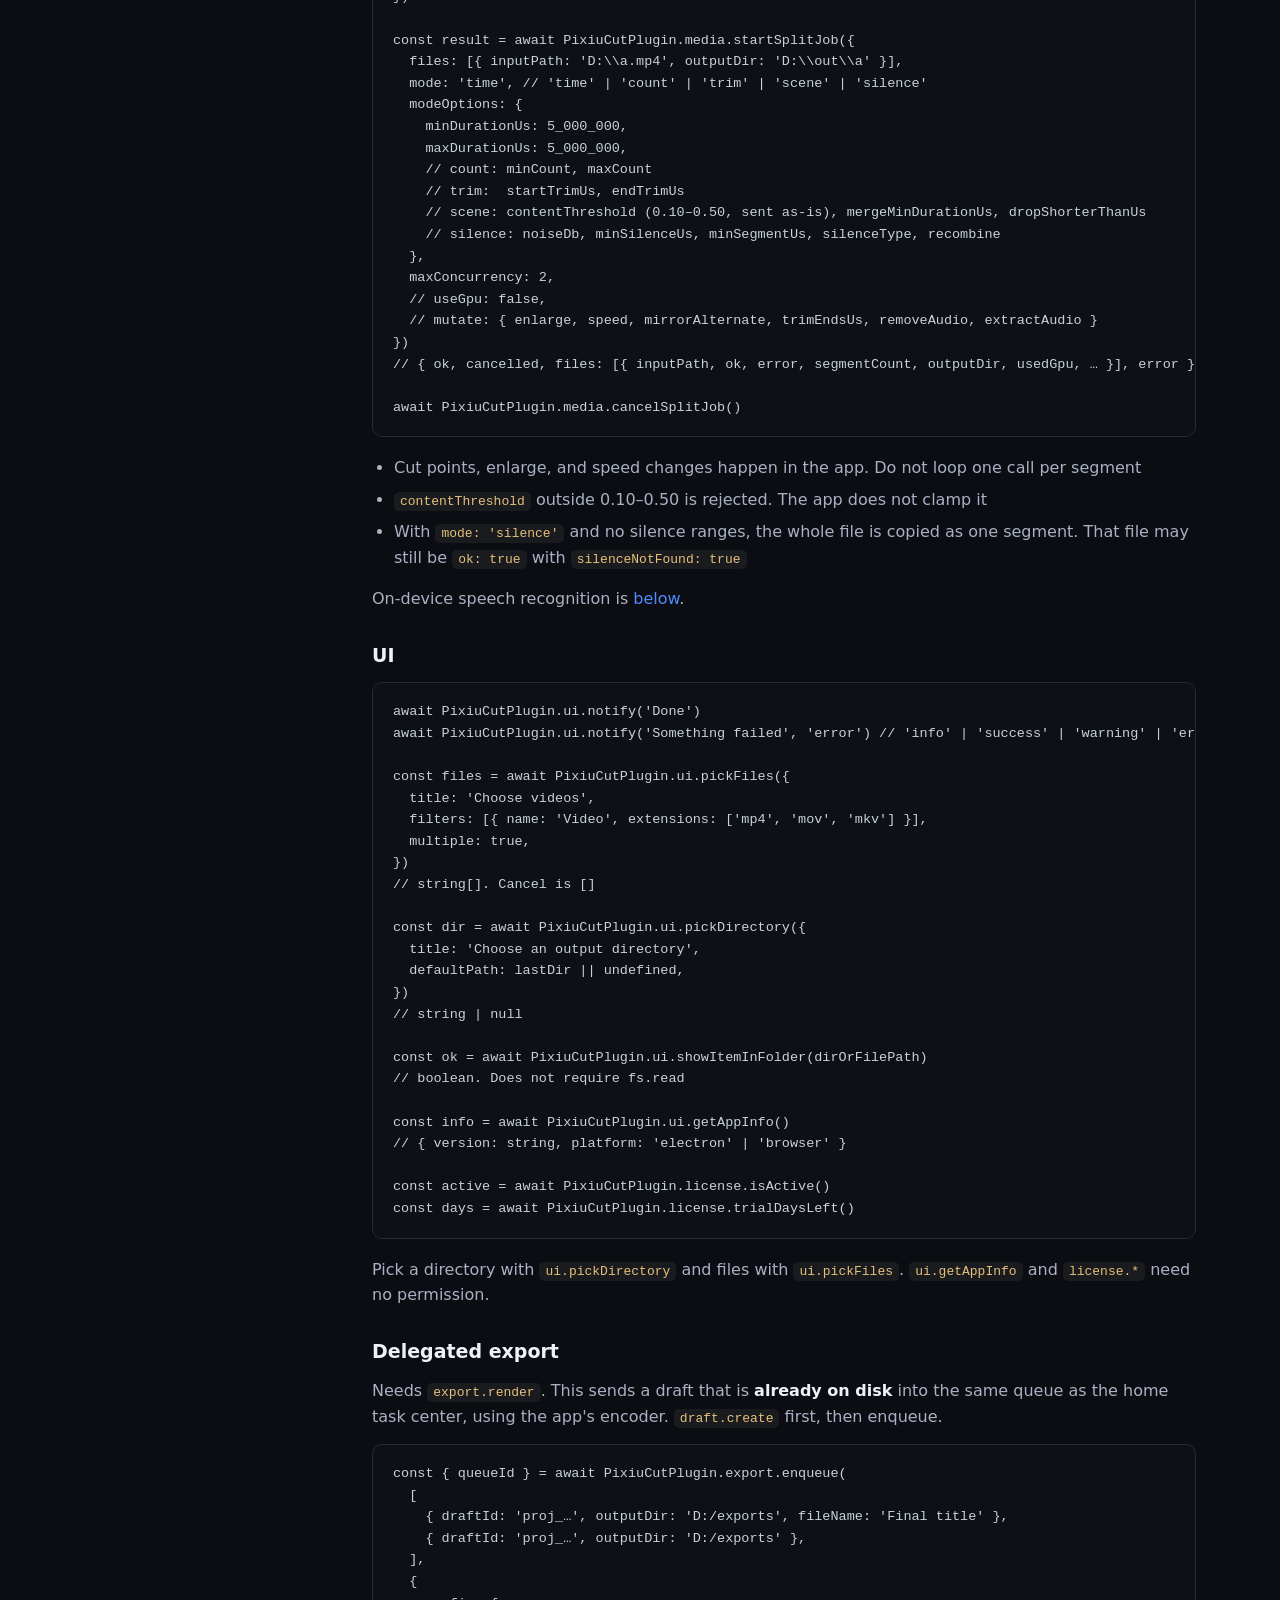
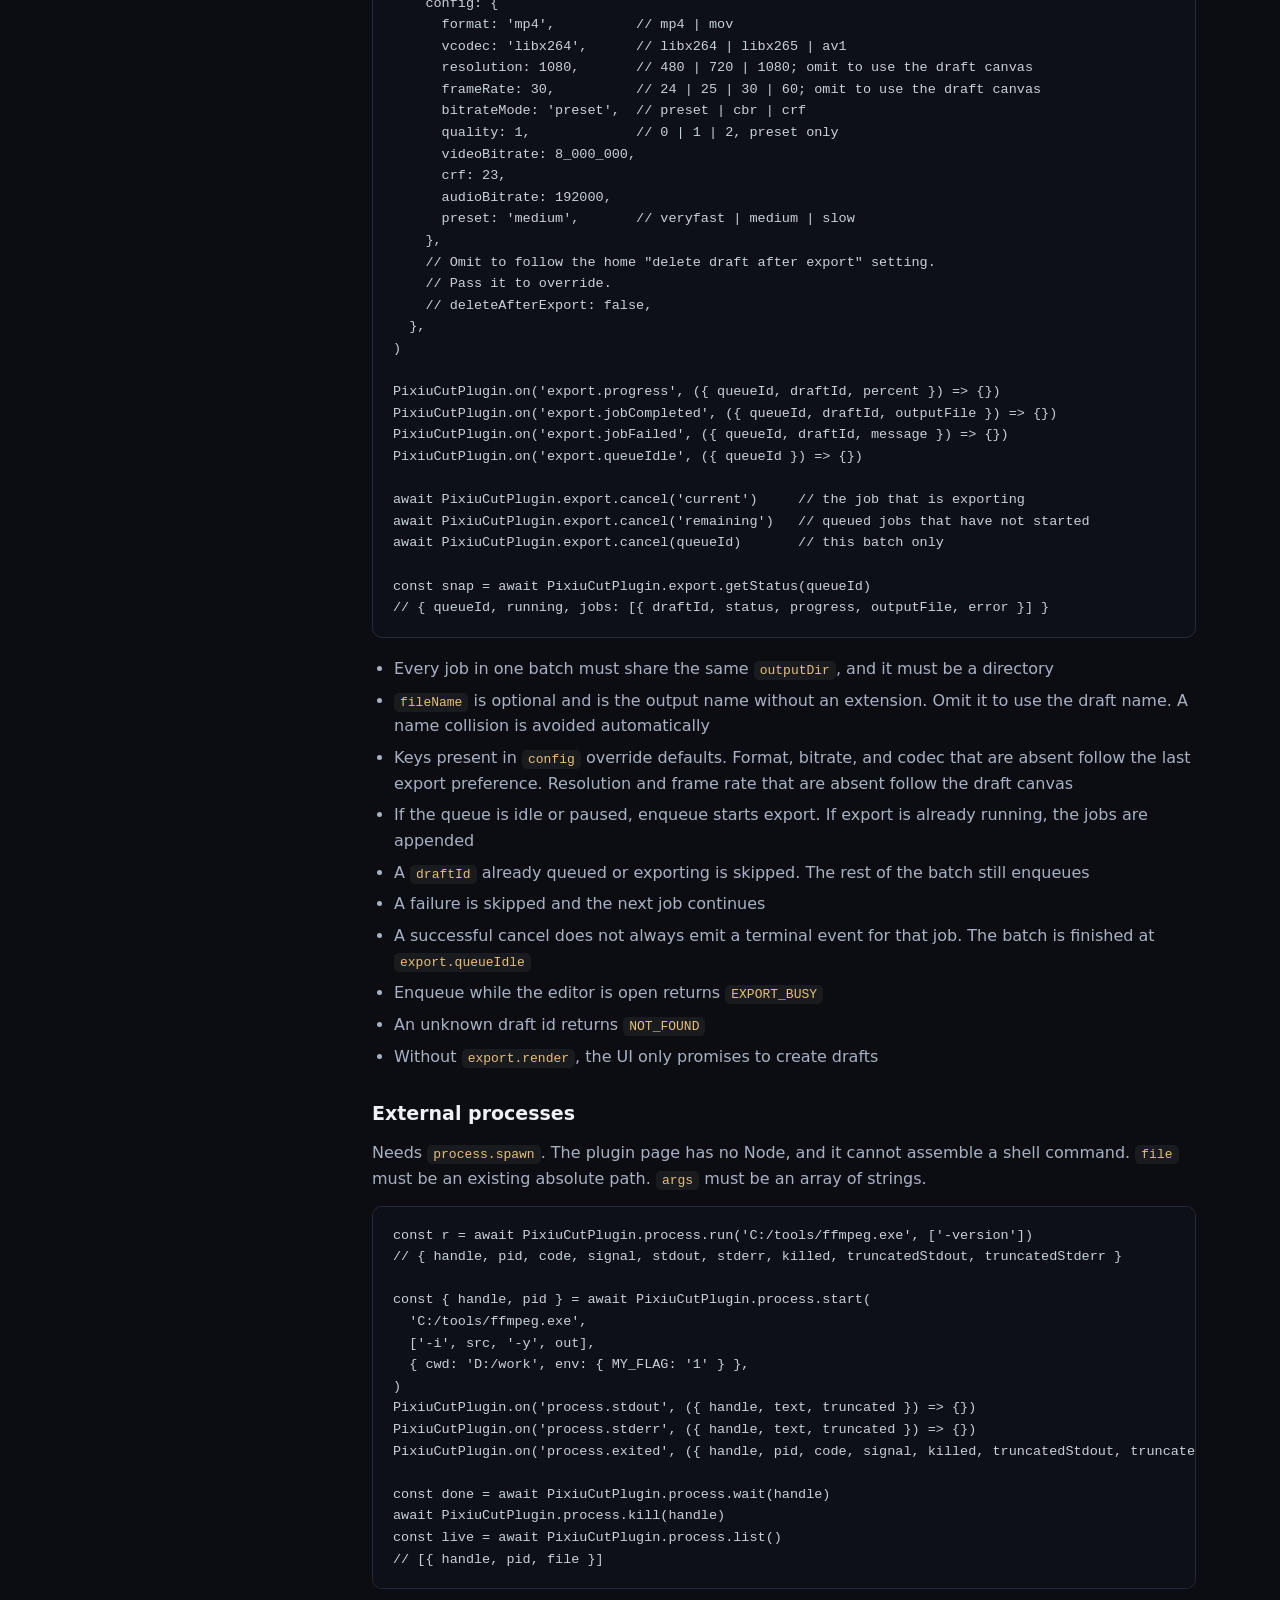
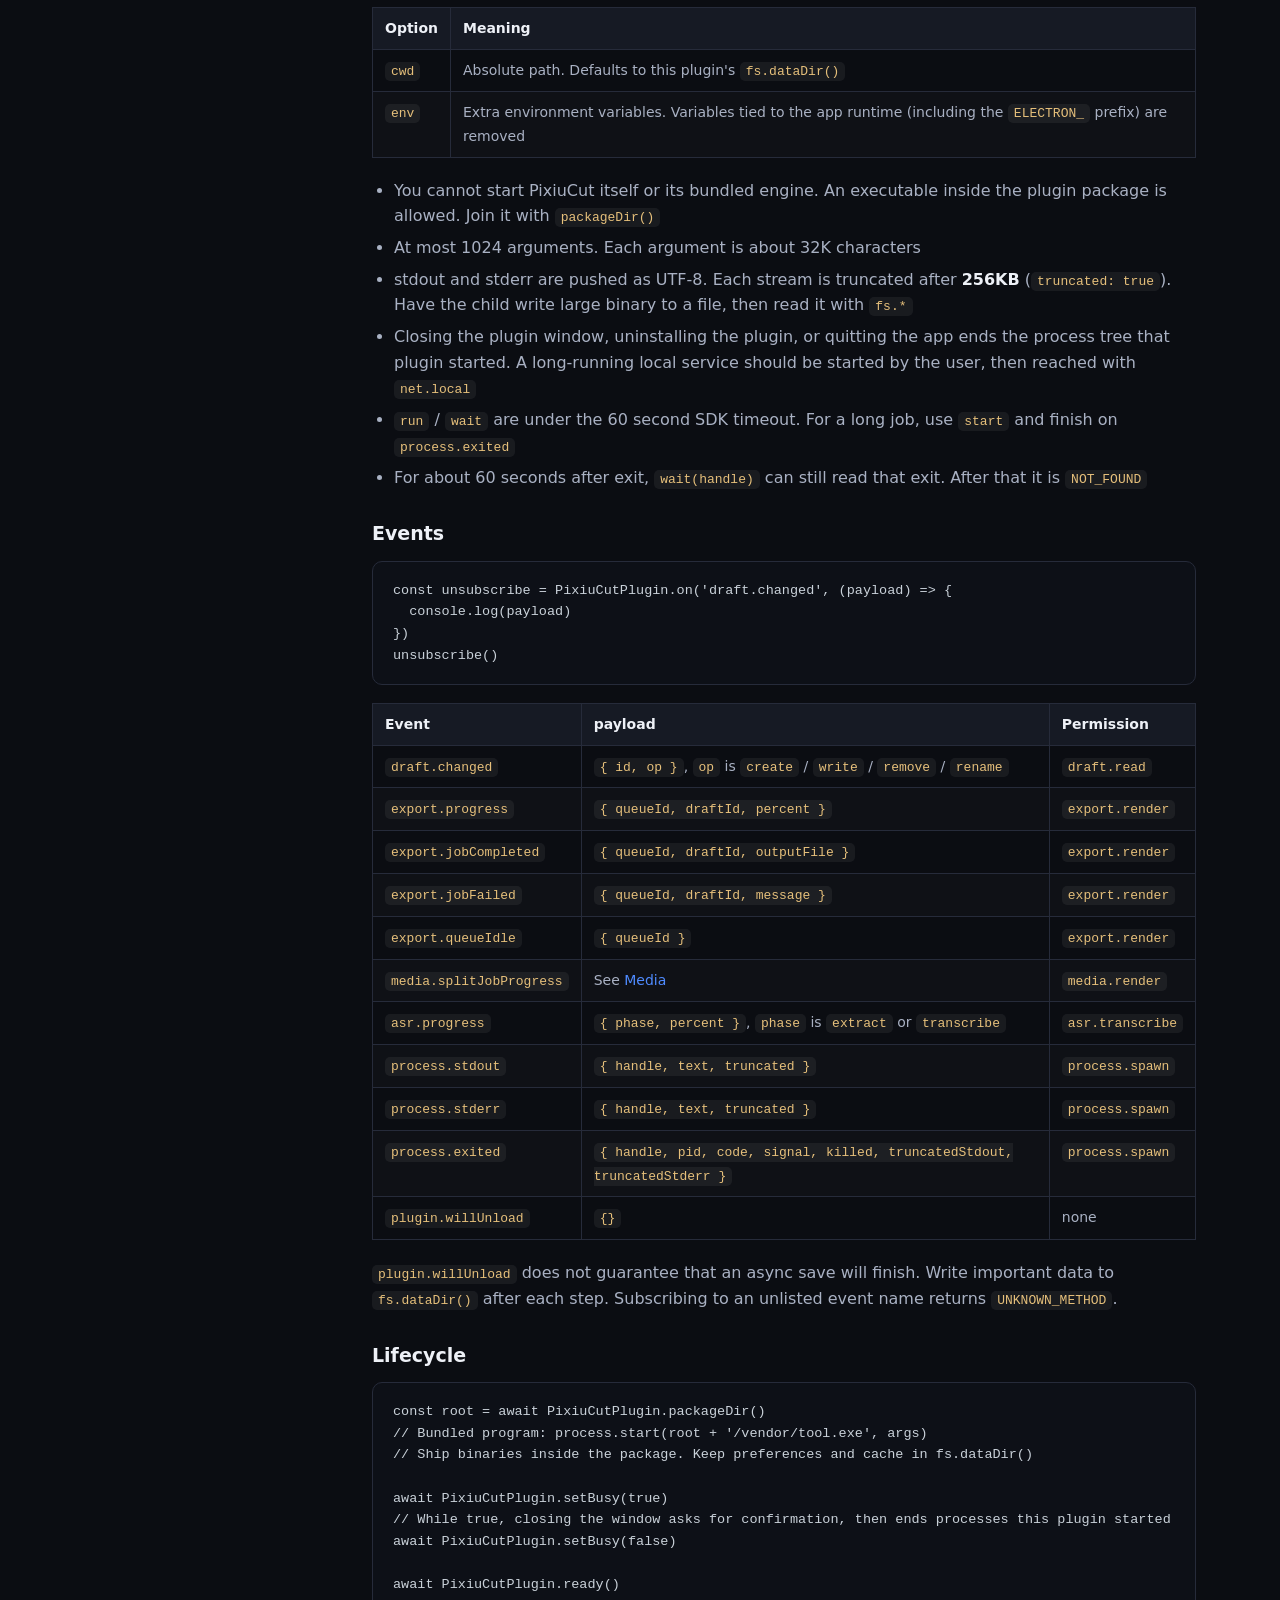
<file: en/plugins-dev.html>
<!DOCTYPE html>
<html lang="en">
<head>
  <meta charset="UTF-8" />
  <meta name="viewport" content="width=device-width, initial-scale=1.0" />
  <title>Plugin Development Guide · PixiuCut SDK 1.0.0</title>
  <meta name="description" content="PixiuCut plugin development guide (SDK 1.0.0): five-minute example, manifest, permissions, draft / file / network / media / export / process / on-device ASR APIs, draft format, error codes, and publishing." />
  <meta name="keywords" content="PixiuCut plugin development,plugin SDK,draft transformer,PixiuCutPlugin,plugin API,video editor plugin" />
  <link rel="canonical" href="https://pixiucut.meitool.cn/en/plugins-dev.html" />
  <link rel="alternate" hreflang="zh-CN" href="https://pixiucut.meitool.cn/plugins-dev.html" />
  <link rel="alternate" hreflang="en" href="https://pixiucut.meitool.cn/en/plugins-dev.html" />
  <link rel="alternate" hreflang="x-default" href="https://pixiucut.meitool.cn/plugins-dev.html" />
  <meta property="og:type" content="article" />
  <meta property="og:title" content="Plugin Development Guide · PixiuCut" />
  <meta property="og:description" content="Build PixiuCut draft-tool plugins against the SDK 1.0.0 method names, fields, and error codes." />
  <meta property="og:url" content="https://pixiucut.meitool.cn/en/plugins-dev.html" />
  <link rel="icon" type="image/png" href="../assets/img/logo-32.png" />
  <link rel="stylesheet" href="../assets/css/style.css" />
</head>
<body>
  <header class="site-header" id="siteHeader">
    <div class="container header-inner">
      <a class="brand" href="index.html" aria-label="PixiuCut">
        <img src="../assets/img/logo.png" alt="PixiuCut Logo" class="brand-logo" />
        <span class="brand-name">PixiuCut</span>
      </a>
      <nav class="nav" id="mainNav">
        <a href="index.html#features">Features</a>
        <a href="tutorials.html">Tutorials</a>
        <a href="plugins-dev.html">Plugin Dev</a>
        <a href="pricing.html">Pricing</a>
        <a href="index.html#download">Download</a>
      </nav>
      <div class="header-actions">
        <a class="lang-toggle" href="../plugins-dev.html" hreflang="zh-CN" aria-label="切换到中文">中文</a>
        <a href="index.html#download" class="btn btn-primary btn-sm">Download</a>
        <button class="nav-burger" id="navBurger" aria-label="Menu"><span></span><span></span><span></span></button>
      </div>
    </div>
  </header>

  <main>
    <div class="container"><div class="breadcrumb"><a href="index.html">Home</a><span>/</span>Plugin Dev Guide</div></div>

    <section class="page-hero">
      <div class="hero-glow" aria-hidden="true"></div>
      <div class="container">
        <span class="pill pill-accent">SDK 1.0.0</span>
        <h1>Plugin Development Guide</h1>
        <p>For third-party developers building draft tools for PixiuCut. The contract is SDK <code>1.0.0</code> (<code>manifest.sdkVersion</code> is <code>^1.0.0</code>). Implement against the method names, fields, and error codes here — you do not need to read the app source.</p>
      </div>
    </section>

    <section class="section" style="padding-top:24px">
      <div class="container">
        <div class="docs-layout">
          <aside class="docs-toc">
            <h4>Contents</h4>
            <ul>
              <li><a href="#overview">1. What plugins can do</a></li>
              <li><a href="#quickstart">2. Five-minute example</a></li>
              <li><a href="#package">3. Package</a></li>
              <li><a href="#permissions">4. Permissions</a></li>
              <li>
                <a href="#api">5. SDK API</a>
                <ul>
                  <li><a href="#api-draft">Drafts</a></li>
                  <li><a href="#api-fs">Files</a></li>
                  <li><a href="#api-net">Network</a></li>
                  <li><a href="#api-media">Media</a></li>
                  <li><a href="#api-ui">UI</a></li>
                  <li><a href="#api-export">Export</a></li>
                  <li><a href="#api-process">Processes</a></li>
                  <li><a href="#api-events">Events</a></li>
                  <li><a href="#api-lifecycle">Lifecycle</a></li>
                  <li><a href="#api-mcp">Assistant tools</a></li>
                  <li><a href="#api-errors">Errors</a></li>
                  <li><a href="#api-asr">On-device ASR</a></li>
                </ul>
              </li>
              <li><a href="#draft">6. Draft format</a></li>
              <li><a href="#debug">7. Debugging</a></li>
              <li><a href="#publish">8. Publishing</a></li>
              <li><a href="#practices">9. Practices</a></li>
              <li><a href="#faq">10. FAQ</a></li>
              <li><a href="#protocol">Appendix: messages</a></li>
            </ul>
          </aside>

          <div class="docs-content">
            <h2 id="overview">1. What plugins can do</h2>
            <p>A plugin is a <strong>draft transformer</strong>: it reads the user's draft and writes one or more new drafts. When a finished video is needed, it can ask the app to send a saved draft into the <strong>task center</strong> for export.</p>
            <pre class="code"><code>input  = a draft (plus the user's own media files)
output = one or more new drafts
option = ask the app to export drafts into a directory the user chose</code></pre>
            <p>Good fits:</p>
            <ul>
              <li>Replace media in one template draft to produce many variants, then queue them for export</li>
              <li>Read video info or bring your own audio, call your own speech service, or hand the media to the app's on-device speech model, and write a new draft with subtitles</li>
              <li>Turn another app's project description into a PixiuCut draft</li>
              <li>Sync drafts to your own storage</li>
            </ul>
            <div class="callout">The plugin page runs in its own window. It does not enter the editor timeline, and it does not add custom filters, transitions, or encoders. Export uses the app's existing export path. Media probe, audio extraction, batch splitting, and on-device speech recognition are also done by the app. Do not connect to the editing engine yourself.</div>

            <h2 id="quickstart">2. Five-minute example</h2>
            <h3 id="quickstart-min">Minimal plugin</h3>
            <pre class="code"><code>hello-plugin/
├── manifest.json
└── index.html</code></pre>
            <p><strong>manifest.json</strong></p>
            <pre class="code"><code>{
  "id": "com.example.hello",
  "name": "Hello Plugin",
  "version": "1.0.0",
  "description": "My first plugin",
  "author": "Your Name",
  "main": "index.html",
  "sdkVersion": "^1.0.0",
  "permissions": ["draft.read", "draft.write", "ui.notify"],
  "slots": [
    { "id": "home.shortcut", "label": "Hello" }
  ],
  "window": { "width": 640, "height": 480 }
}</code></pre>
            <p><strong>index.html</strong> — use the global <code>PixiuCutPlugin</code>. Do not ship an SDK in the package, and do not write <code>&lt;script src="sdk.js"&gt;</code>.</p>
            <pre class="code"><code>&lt;!DOCTYPE html&gt;
&lt;html lang="en"&gt;
&lt;head&gt;
  &lt;meta charset="utf-8" /&gt;
  &lt;title&gt;Hello Plugin&lt;/title&gt;
&lt;/head&gt;
&lt;body&gt;
  &lt;h2&gt;Hello PixiuCut&lt;/h2&gt;
  &lt;p id="info"&gt;Loading…&lt;/p&gt;
  &lt;button id="btn"&gt;Make a variant draft&lt;/button&gt;
  &lt;script&gt;
    const sdk = PixiuCutPlugin

    async function init() {
      const drafts = await sdk.draft.list()
      document.getElementById('info').textContent =
        `Connected. ${drafts.length} draft(s).`
      await sdk.ready()
    }

    document.getElementById('btn').onclick = async () => {
      const drafts = await sdk.draft.list()
      if (!drafts.length) {
        await sdk.ui.notify('Create a draft first', 'warning')
        return
      }
      const { blob } = await sdk.draft.readBlob(drafts[0].id)
      const name = drafts[0].name + ' copy'
      await sdk.draft.create(name, blob)
      await sdk.ui.notify('Created: ' + name, 'success')
    }

    init().catch((e) => {
      document.getElementById('info').textContent = 'Error: ' + e.message
    })
  &lt;/script&gt;
&lt;/body&gt;
&lt;/html&gt;</code></pre>

            <h3 id="quickstart-sdk">How the SDK enters the page</h3>
            <p>When a plugin opens, the app's local page server:</p>
            <ol>
              <li>Serves <code>/sdk.js</code></li>
              <li>Inserts that script when it returns the plugin HTML</li>
              <li>Strips a handwritten <code>sdk.js</code> reference so the script is not loaded twice</li>
            </ol>
            <p>The page runs in a sandboxed iframe: <code>sandbox="allow-scripts allow-forms allow-modals"</code>, without <code>allow-same-origin</code>.</p>
            <div class="table-scroll">
              <table>
                <thead><tr><th>What you see</th><th>What it means</th></tr></thead>
                <tbody>
                  <tr><td>Opaque origin (<code>Origin: null</code>)</td><td>The page is not same-origin with the shell</td></tr>
                  <tr><td>The shell cannot read the iframe document</td><td>The shell cannot inject a script. The SDK must be injected when the page server returns the HTML</td></tr>
                  <tr><td><code>localStorage</code> is unavailable</td><td>Write config to <code>fs.dataDir()</code></td></tr>
                  <tr><td><code>window.confirm</code> / <code>alert</code> work</td><td>The sandbox includes <code>allow-modals</code>. If you build your own confirm UI, do not assume a system dialog will appear</td></tr>
                </tbody>
              </table>
            </div>

            <h3 id="quickstart-run">Run it in the app</h3>
            <ol>
              <li>Zip the plugin (after unzip, <code>manifest.json</code> is at the root), or place the folder in the app's plugin directory with the folder name equal to <code>manifest.id</code></li>
              <li>Open PixiuCut → Plugin manager → Install from zip, or click Refresh after placing the folder</li>
              <li>After the user confirms permissions, the home screen shows the entry declared in <code>slots</code></li>
              <li>Press <code>F12</code> in the plugin window for the page console. <code>PixiuCutPlugin.log()</code> is prefixed with <code>[plugin:your-id]</code></li>
            </ol>
            <p>After editing HTML or scripts, close the plugin window and open it again. Each open is a fresh page. UI state that was not written to <code>fs.dataDir()</code> is gone. Granted permissions are not asked again.</p>
            <p>Zip size limit: <strong>80MB</strong>.</p>

            <h2 id="package">3. Package</h2>
            <h3 id="package-layout">Layout</h3>
            <pre class="code"><code>com.example.myplugin/
├── manifest.json
├── index.html
└── assets/
    ├── icon.png
    └── style.css</code></pre>
            <p>There is no required build tool. Plain HTML, or a single entry page built with React / Vue / Svelte, is fine. Treat <code>PixiuCutPlugin</code> as a global and do not bundle it. Static assets use paths relative to the plugin root, for example <code>assets/style.css</code>.</p>

            <h3 id="package-manifest">manifest.json</h3>
            <pre class="code"><code>{
  "id": "com.example.myplugin",
  "name": "My Plugin",
  "version": "1.0.0",
  "description": "What this plugin does",
  "author": "Author",
  "homepage": "https://example.com",
  "main": "index.html",
  "sdkVersion": "^1.0.0",
  "appVersion": "&gt;=1.1.0",
  "permissions": ["draft.read", "draft.write"],
  "slots": [
    { "id": "home.shortcut", "label": "My Plugin", "icon": "assets/icon.png" }
  ],
  "window": {
    "width": 800,
    "height": 600,
    "resizable": true,
    "minWidth": 480,
    "minHeight": 360
  }
}</code></pre>
            <div class="table-scroll">
              <table>
                <thead><tr><th>Field</th><th>Requirement</th></tr></thead>
                <tbody>
                  <tr><td><code>id</code></td><td>Required. Reverse-domain, globally unique. The install folder name matches it</td></tr>
                  <tr><td><code>name</code> / <code>version</code> / <code>author</code></td><td>Required. <code>version</code> is semver</td></tr>
                  <tr><td><code>description</code> / <code>homepage</code></td><td>Optional</td></tr>
                  <tr><td><code>main</code></td><td>Entry HTML. Default <code>index.html</code></td></tr>
                  <tr><td><code>sdkVersion</code></td><td>Target SDK. Write <code>^1.0.0</code></td></tr>
                  <tr><td><code>appVersion</code></td><td>Optional. Compatible app version range</td></tr>
                  <tr><td><code>requiredFeature</code></td><td>Optional. Paid feature key. Omit it for a free plugin</td></tr>
                  <tr><td><code>permissions</code></td><td>See <a href="#permissions">Permissions</a>. Shown at install</td></tr>
                  <tr><td><code>slots</code></td><td>Home entry. <code>id</code> is fixed to <code>home.shortcut</code>. <code>icon</code> is a png / svg / jpg / webp relative to the plugin root. A missing or failed icon uses the default</td></tr>
                  <tr><td><code>window</code></td><td>Optional. Default 800×600, resizable. The app clamps the minimum to 480×360</td></tr>
                  <tr><td><code>sdkChecksum</code></td><td>Optional, shaped like <code>sha256:…</code>. Only detects an SDK copy mismatch. It is not a security boundary</td></tr>
                  <tr><td><code>mcp</code></td><td>Optional. Expose tools to the on-device assistant. See below</td></tr>
                </tbody>
              </table>
            </div>

            <h3 id="package-mcp">Declare assistant tools</h3>
            <p>Do not listen on a port, and do not implement the MCP protocol. Declare tools in the manifest. After the user opens the plugin and registration succeeds, the app forwards calls into the page.</p>
            <pre class="code"><code>{
  "mcp": {
    "tools": [
      {
        "name": "sort_images",
        "description": "Filter images from a source directory. Paths come from the caller.",
        "inputSchema": {
          "type": "object",
          "required": ["sourceDir", "destDir"],
          "properties": {
            "sourceDir": { "type": "string" },
            "destDir": { "type": "string" }
          }
        }
      }
    ]
  }
}</code></pre>
            <p><code>mcp.toolsFile</code> may point at a JSON array inside the plugin root (a relative path). <code>tools</code> and <code>toolsFile</code> are mutually exclusive. The file must stay inside the plugin directory.</p>
            <ul>
              <li>At most <strong>32</strong> tools per plugin</li>
              <li><code>name</code> matches <code>^[a-z][a-z0-9_]{0,47}$</code> and is unique inside the plugin</li>
              <li><code>description</code> is required and is truncated past 512 characters</li>
              <li><code>inputSchema.type</code> must be <code>object</code>. The schema is at most 8KB and at most 6 levels deep</li>
              <li>A name that collides with an existing editing command is dropped</li>
              <li>If there are zero valid tools, or a name is illegal, the whole <code>mcp</code> block is invalid. The plugin can still be installed; it just has no assistant tools</li>
            </ul>
            <p>The app encodes the public name: <code>_</code> in the plugin id becomes <code>_u</code>, <code>.</code> becomes <code>_d</code>, then the local name is appended.</p>
            <p><code>echo_ping</code> on <code>com.example.hello</code> → <code>plugin__com_dexample_dhello__echo_ping</code></p>
            <p>The encoded id must be unique across installed plugins, or that plugin's <code>mcp</code> block is invalid. Registration is in <a href="#api-mcp">Assistant tools</a>.</p>

            <h2 id="permissions">4. Permissions</h2>
            <p>The user sees the permission list at install. High-risk items are called out separately. Declare only what the feature needs.</p>
            <div class="table-scroll">
              <table>
                <thead><tr><th>Permission</th><th>Risk</th><th>Methods</th></tr></thead>
                <tbody>
                  <tr><td><code>draft.read</code></td><td>Low</td><td><code>draft.list</code>, <code>draft.readBlob</code>, and <code>draft.changed</code></td></tr>
                  <tr><td><code>draft.write</code></td><td>Medium</td><td><code>draft.create</code>, <code>draft.writeBlob</code>, <code>draft.remove</code>, <code>draft.rename</code>, <code>draft.stageMedia</code></td></tr>
                  <tr><td><code>fs.read</code></td><td><strong>High</strong></td><td><code>fs.readFile</code>, <code>fs.readFileRange</code>, <code>fs.readDir</code>, <code>fs.stat</code>, <code>fs.exists</code></td></tr>
                  <tr><td><code>fs.write</code></td><td><strong>High</strong></td><td><code>fs.writeFile</code>, <code>fs.mkdir</code>, <code>fs.remove</code>, <code>fs.copyFile</code>, <code>fs.rename</code></td></tr>
                  <tr><td><code>net.fetch</code></td><td><strong>High</strong></td><td><code>net.fetch</code>, plus page <code>fetch</code> / <code>WebSocket</code> to the internet</td></tr>
                  <tr><td><code>net.local</code></td><td><strong>High</strong></td><td>On top of <code>net.fetch</code>, also allows loopback addresses</td></tr>
                  <tr><td><code>media.probe</code></td><td>Low</td><td><code>media.probe</code>, <code>media.extractAudio</code>, <code>media.getEncodeCaps</code></td></tr>
                  <tr><td><code>media.render</code></td><td><strong>High</strong></td><td><code>media.startSplitJob</code>, <code>media.cancelSplitJob</code>, and <code>media.splitJobProgress</code></td></tr>
                  <tr><td><code>asr.transcribe</code></td><td>Low</td><td><code>asr.getStatus</code>, <code>asr.transcribe</code>, <code>asr.cancel</code>, and <code>asr.progress</code></td></tr>
                  <tr><td><code>ui.notify</code></td><td>Low</td><td><code>ui.notify</code></td></tr>
                  <tr><td><code>ui.pickFiles</code></td><td>Low</td><td><code>ui.pickFiles</code></td></tr>
                  <tr><td><code>ui.pickDirectory</code></td><td>Low</td><td><code>ui.pickDirectory</code></td></tr>
                  <tr><td><code>ui.shell</code></td><td>Low</td><td><code>ui.showItemInFolder</code></td></tr>
                  <tr><td><code>export.render</code></td><td><strong>High</strong></td><td><code>export.enqueue</code>, <code>export.cancel</code>, <code>export.getStatus</code>, and export events</td></tr>
                  <tr><td><code>process.spawn</code></td><td><strong>High</strong></td><td><code>process.start</code>, <code>process.run</code>, <code>process.wait</code>, <code>process.kill</code>, <code>process.list</code>, and process events</td></tr>
                </tbody>
              </table>
            </div>
            <p>These are open to an enabled plugin without a permission:</p>
            <ul>
              <li><code>plugin.ready</code>, <code>plugin.resize</code>, <code>plugin.close</code>, <code>plugin.log</code>, <code>plugin.packageDir</code>, <code>plugin.setBusy</code></li>
              <li><code>ui.getAppInfo</code></li>
              <li><code>license.isActive</code>, <code>license.trialDaysLeft</code></li>
              <li><code>events.subscribe</code>, <code>events.unsubscribe</code> (the event itself still needs the permission above)</li>
              <li><code>fs.dataDir</code>, and read/write of that directory</li>
              <li><code>mcp.register</code> (the tool still only has the permissions the plugin was granted)</li>
            </ul>
            <p><code>fs.write</code>, <code>fs.read</code>, <code>net.fetch</code>, <code>net.local</code>, <code>export.render</code>, <code>process.spawn</code>, and <code>media.render</code> are explained separately in the install confirm.</p>
            <div class="callout">This version has no cloud-account API. Calling <code>cloud.*</code> returns <code>UNKNOWN_METHOD</code>.</div>

            <h2 id="api">5. SDK API</h2>
            <p>Global object: <code>window.PixiuCutPlugin</code>. Async methods return a Promise. Failure throws <code>PluginError</code> (<code>err.name === 'PluginError'</code>, <code>err.code</code> is the error code).</p>
            <p>Unless named below, a single call times out after <strong>60 seconds</strong> with <code>TIMEOUT</code>. <code>media.startSplitJob</code>, <code>media.cancelSplitJob</code>, <code>asr.transcribe</code>, and <code>asr.cancel</code> are not under that timeout.</p>

            <h3 id="api-draft">Drafts</h3>
            <p>Needs <code>draft.read</code> or <code>draft.write</code>.</p>
            <pre class="code"><code>const drafts = await PixiuCutPlugin.draft.list()
// ProjectSummary:
// { id, name, dir, created, modified, durationUs?, thumbnail, type }
// created / modified are Unix seconds; durationUs is the timeline length in microseconds

const result = await PixiuCutPlugin.draft.readBlob(draftId)
// { blob: string, version: string } | null
// version is an etag. writeBlob uses it to detect conflicts

const summary = await PixiuCutPlugin.draft.create(name, blob?)
// no blob: empty draft (default 9:16)
// with blob: use it as a template. The app mints a new id,
// rewrites name / created / modified, and clears thumbnail

const res = await PixiuCutPlugin.draft.writeBlob(id, blob, version)
// { ok: boolean, conflict?: boolean, version?: string }
// conflict === true: the draft changed after the read. readBlob again

await PixiuCutPlugin.draft.remove(id)   // soft delete, goes to the trash
await PixiuCutPlugin.draft.rename(id, newName)

// Copy a source file into that draft's media directory and return the absolute path.
// Then write the path into clip.file_path
const { path } = await PixiuCutPlugin.draft.stageMedia(draftId, srcPath)</code></pre>
            <ul>
              <li><code>draft.create</code> ignores <code>project_info.id</code> in the template. Keeping the source draft id mixes up the index. Use <code>summary.id</code> from <code>create</code></li>
              <li>While the editor has a draft open, <code>writeBlob</code> / <code>remove</code> / <code>rename</code> / <code>stageMedia</code> on it return <code>DRAFT_BUSY</code></li>
              <li>Deleting a draft also removes its media directory. <code>stageMedia</code> is desktop-only</li>
            </ul>

            <h3 id="api-fs">Files</h3>
            <p>Needs <code>fs.read</code> or <code>fs.write</code>, except for the plugin's own data directory.</p>
            <pre class="code"><code>const text = await PixiuCutPlugin.fs.readFile(path)           // utf8 by default
const text = await PixiuCutPlugin.fs.readFile(path, 'utf8')
const buf  = await PixiuCutPlugin.fs.readFile(path, 'binary') // ArrayBuffer
const b64  = await PixiuCutPlugin.fs.readFile(path, 'base64') // small files only

const chunk = await PixiuCutPlugin.fs.readFileRange(path, offset, length)

await PixiuCutPlugin.fs.writeFile(path, data, encoding?)

const entries = await PixiuCutPlugin.fs.readDir(path)
// { name, isDir, size, mtimeMs }[]

await PixiuCutPlugin.fs.mkdir(path, recursive?)
await PixiuCutPlugin.fs.remove(path)

const info = await PixiuCutPlugin.fs.stat(path)   // { size, mtimeMs, isDir } | null
const exists = await PixiuCutPlugin.fs.exists(path)

await PixiuCutPlugin.fs.copyFile(src, dest)
await PixiuCutPlugin.fs.copyFile(src, dest, { overwrite: true })

await PixiuCutPlugin.fs.rename(src, dest)
await PixiuCutPlugin.fs.rename(src, dest, { overwrite: true })

const dir = await PixiuCutPlugin.fs.dataDir()</code></pre>
            <ul>
              <li>App-private data (draft store, config, login) is invisible to <code>fs.*</code>. Access returns <code>PATH_DENIED</code></li>
              <li>Exception: the directory from <code>fs.dataDir()</code> is readable and writable without <code>fs.read</code> / <code>fs.write</code>. Plugin updates keep this directory by default</li>
              <li>Writes into the app install directory are denied by default</li>
              <li><code>readFile</code> / <code>writeFile</code> are about <strong>32MB</strong> per call. <code>readFileRange</code> is about <strong>8MB</strong>. Over that is <code>PAYLOAD_TOO_LARGE</code></li>
              <li><code>copyFile</code> / <code>rename</code> are not under that size cap. <code>overwrite</code> defaults to <code>false</code>; an existing target is <code>CONFLICT</code>. Both move files, not directory trees</li>
              <li>Large video uses <code>'binary'</code> or <code>readFileRange</code>. <code>'base64'</code> inflates the payload and goes through text serialization</li>
              <li>Paths are absolute</li>
            </ul>

            <h3 id="api-net">Network</h3>
            <p>Needs <code>net.fetch</code>. Loopback also needs <code>net.local</code>.</p>
            <div class="table-scroll">
              <table>
                <thead><tr><th>Path</th><th>Method</th><th>Use</th></tr></thead>
                <tbody>
                  <tr><td>Proxy</td><td><code>PixiuCutPlugin.net.fetch(url, opts)</code></td><td>Ordinary requests, and targets that are hostile to CORS. The app applies a shared timeout and size cap</td></tr>
                  <tr><td>Direct</td><td>Page <code>fetch()</code> / <code>WebSocket</code></td><td>Streaming responses (for example token-by-token model output). The plugin owns timeout, retry, and tokens</td></tr>
                </tbody>
              </table>
            </div>
            <pre class="code"><code>const res = await PixiuCutPlugin.net.fetch('https://api.example.com/data', {
  method: 'POST',
  headers: { 'Content-Type': 'application/json' },
  body: JSON.stringify({ key: 'value' }),
  responseType: 'text',   // 'text' (default) | 'binary'
  timeoutMs: 30000,
})
// { status, headers, body: string | ArrayBuffer }</code></pre>
            <p>The proxy defaults to a 30 second timeout and an <strong>8MB</strong> body, and it rechecks redirects. Direct calls have neither limit. The app adds CORS headers for the plugin page, so most internet APIs can use <code>fetch</code> directly. If the target answers a preflight with 4xx, use <code>net.fetch</code>.</p>
            <p>With <code>net.local</code>, you can reach services on <code>127.0.0.1</code>, <code>localhost</code>, and <code>::1</code> (for example a local model). Ports the app itself is using stay denied.</p>

            <h3 id="api-media">Media</h3>
            <p><strong>Probe</strong> needs <code>media.probe</code>. Opening a plugin from home may happen before the editing engine has started. The app waits briefly; the timeout is <code>ENGINE_UNAVAILABLE</code>.</p>
            <pre class="code"><code>const info = await PixiuCutPlugin.media.probe(filePath)
// success: { success: true, type: 'video'|'audio'|'image', fileName, filePath,
//            width, height, durationUs, frameRate, codec }
// failure: { success: false, error, fileName, filePath }</code></pre>
            <p><strong>Extract audio</strong> also needs <code>media.probe</code>. The app writes a wav to a temp path.</p>
            <pre class="code"><code>const result = await PixiuCutPlugin.media.extractAudio(filePath, {
  format: 'wav',      // wav only for now
  streamIndex: 0,     // audio stream index, default 0
})
// success: { success: true, outputPath, durationUs, sampleRate, channels, codec }
// failure: { success: false, error }</code></pre>
            <p><code>durationUs</code> is microseconds. Take video and audio duration from the probe result.</p>
            <p><strong>Encode capabilities</strong> need <code>media.probe</code>:</p>
            <pre class="code"><code>const caps = await PixiuCutPlugin.media.getEncodeCaps()
// { splitJob, sceneSilence, gpuAvailable, recommendedH264, recommendedHevc }</code></pre>
            <p><strong>Batch split</strong> needs <code>media.render</code>. <code>outputDir</code> must be absolute. Read <code>getEncodeCaps()</code> first: when <code>sceneSilence === false</code>, do not use <code>mode: 'scene'</code> / <code>'silence'</code>, and do not pass <code>useGpu: true</code>.</p>
            <pre class="code"><code>PixiuCutPlugin.on('media.splitJobProgress', (p) => {
  // jobProgress, phase, fileIndex, fileCount, inputPath,
  // segmentIndex, segmentCount, activeSlots, fileError, silenceNotFound
})

const result = await PixiuCutPlugin.media.startSplitJob({
  files: [{ inputPath: 'D:\\a.mp4', outputDir: 'D:\\out\\a' }],
  mode: 'time', // 'time' | 'count' | 'trim' | 'scene' | 'silence'
  modeOptions: {
    minDurationUs: 5_000_000,
    maxDurationUs: 5_000_000,
    // count: minCount, maxCount
    // trim:  startTrimUs, endTrimUs
    // scene: contentThreshold (0.10–0.50, sent as-is), mergeMinDurationUs, dropShorterThanUs
    // silence: noiseDb, minSilenceUs, minSegmentUs, silenceType, recombine
  },
  maxConcurrency: 2,
  // useGpu: false,
  // mutate: { enlarge, speed, mirrorAlternate, trimEndsUs, removeAudio, extractAudio }
})
// { ok, cancelled, files: [{ inputPath, ok, error, segmentCount, outputDir, usedGpu, … }], error }

await PixiuCutPlugin.media.cancelSplitJob()</code></pre>
            <ul>
              <li>Cut points, enlarge, and speed changes happen in the app. Do not loop one call per segment</li>
              <li><code>contentThreshold</code> outside 0.10–0.50 is rejected. The app does not clamp it</li>
              <li>With <code>mode: 'silence'</code> and no silence ranges, the whole file is copied as one segment. That file may still be <code>ok: true</code> with <code>silenceNotFound: true</code></li>
            </ul>
            <p>On-device speech recognition is <a href="#api-asr">below</a>.</p>

            <h3 id="api-ui">UI</h3>
            <pre class="code"><code>await PixiuCutPlugin.ui.notify('Done')
await PixiuCutPlugin.ui.notify('Something failed', 'error') // 'info' | 'success' | 'warning' | 'error'

const files = await PixiuCutPlugin.ui.pickFiles({
  title: 'Choose videos',
  filters: [{ name: 'Video', extensions: ['mp4', 'mov', 'mkv'] }],
  multiple: true,
})
// string[]. Cancel is []

const dir = await PixiuCutPlugin.ui.pickDirectory({
  title: 'Choose an output directory',
  defaultPath: lastDir || undefined,
})
// string | null

const ok = await PixiuCutPlugin.ui.showItemInFolder(dirOrFilePath)
// boolean. Does not require fs.read

const info = await PixiuCutPlugin.ui.getAppInfo()
// { version: string, platform: 'electron' | 'browser' }

const active = await PixiuCutPlugin.license.isActive()
const days = await PixiuCutPlugin.license.trialDaysLeft()</code></pre>
            <p>Pick a directory with <code>ui.pickDirectory</code> and files with <code>ui.pickFiles</code>. <code>ui.getAppInfo</code> and <code>license.*</code> need no permission.</p>

            <h3 id="api-export">Delegated export</h3>
            <p>Needs <code>export.render</code>. This sends a draft that is <strong>already on disk</strong> into the same queue as the home task center, using the app's encoder. <code>draft.create</code> first, then enqueue.</p>
            <pre class="code"><code>const { queueId } = await PixiuCutPlugin.export.enqueue(
  [
    { draftId: 'proj_…', outputDir: 'D:/exports', fileName: 'Final title' },
    { draftId: 'proj_…', outputDir: 'D:/exports' },
  ],
  {
    config: {
      format: 'mp4',          // mp4 | mov
      vcodec: 'libx264',      // libx264 | libx265 | av1
      resolution: 1080,       // 480 | 720 | 1080; omit to use the draft canvas
      frameRate: 30,          // 24 | 25 | 30 | 60; omit to use the draft canvas
      bitrateMode: 'preset',  // preset | cbr | crf
      quality: 1,             // 0 | 1 | 2, preset only
      videoBitrate: 8_000_000,
      crf: 23,
      audioBitrate: 192000,
      preset: 'medium',       // veryfast | medium | slow
    },
    // Omit to follow the home "delete draft after export" setting.
    // Pass it to override.
    // deleteAfterExport: false,
  },
)

PixiuCutPlugin.on('export.progress', ({ queueId, draftId, percent }) => {})
PixiuCutPlugin.on('export.jobCompleted', ({ queueId, draftId, outputFile }) => {})
PixiuCutPlugin.on('export.jobFailed', ({ queueId, draftId, message }) => {})
PixiuCutPlugin.on('export.queueIdle', ({ queueId }) => {})

await PixiuCutPlugin.export.cancel('current')     // the job that is exporting
await PixiuCutPlugin.export.cancel('remaining')   // queued jobs that have not started
await PixiuCutPlugin.export.cancel(queueId)       // this batch only

const snap = await PixiuCutPlugin.export.getStatus(queueId)
// { queueId, running, jobs: [{ draftId, status, progress, outputFile, error }] }</code></pre>
            <ul>
              <li>Every job in one batch must share the same <code>outputDir</code>, and it must be a directory</li>
              <li><code>fileName</code> is optional and is the output name without an extension. Omit it to use the draft name. A name collision is avoided automatically</li>
              <li>Keys present in <code>config</code> override defaults. Format, bitrate, and codec that are absent follow the last export preference. Resolution and frame rate that are absent follow the draft canvas</li>
              <li>If the queue is idle or paused, enqueue starts export. If export is already running, the jobs are appended</li>
              <li>A <code>draftId</code> already queued or exporting is skipped. The rest of the batch still enqueues</li>
              <li>A failure is skipped and the next job continues</li>
              <li>A successful cancel does not always emit a terminal event for that job. The batch is finished at <code>export.queueIdle</code></li>
              <li>Enqueue while the editor is open returns <code>EXPORT_BUSY</code></li>
              <li>An unknown draft id returns <code>NOT_FOUND</code></li>
              <li>Without <code>export.render</code>, the UI only promises to create drafts</li>
            </ul>

            <h3 id="api-process">External processes</h3>
            <p>Needs <code>process.spawn</code>. The plugin page has no Node, and it cannot assemble a shell command. <code>file</code> must be an existing absolute path. <code>args</code> must be an array of strings.</p>
            <pre class="code"><code>const r = await PixiuCutPlugin.process.run('C:/tools/ffmpeg.exe', ['-version'])
// { handle, pid, code, signal, stdout, stderr, killed, truncatedStdout, truncatedStderr }

const { handle, pid } = await PixiuCutPlugin.process.start(
  'C:/tools/ffmpeg.exe',
  ['-i', src, '-y', out],
  { cwd: 'D:/work', env: { MY_FLAG: '1' } },
)
PixiuCutPlugin.on('process.stdout', ({ handle, text, truncated }) => {})
PixiuCutPlugin.on('process.stderr', ({ handle, text, truncated }) => {})
PixiuCutPlugin.on('process.exited', ({ handle, pid, code, signal, killed, truncatedStdout, truncatedStderr }) => {})

const done = await PixiuCutPlugin.process.wait(handle)
await PixiuCutPlugin.process.kill(handle)
const live = await PixiuCutPlugin.process.list()
// [{ handle, pid, file }]</code></pre>
            <div class="table-scroll">
              <table>
                <thead><tr><th>Option</th><th>Meaning</th></tr></thead>
                <tbody>
                  <tr><td><code>cwd</code></td><td>Absolute path. Defaults to this plugin's <code>fs.dataDir()</code></td></tr>
                  <tr><td><code>env</code></td><td>Extra environment variables. Variables tied to the app runtime (including the <code>ELECTRON_</code> prefix) are removed</td></tr>
                </tbody>
              </table>
            </div>
            <ul>
              <li>You cannot start PixiuCut itself or its bundled engine. An executable inside the plugin package is allowed. Join it with <code>packageDir()</code></li>
              <li>At most 1024 arguments. Each argument is about 32K characters</li>
              <li>stdout and stderr are pushed as UTF-8. Each stream is truncated after <strong>256KB</strong> (<code>truncated: true</code>). Have the child write large binary to a file, then read it with <code>fs.*</code></li>
              <li>Closing the plugin window, uninstalling the plugin, or quitting the app ends the process tree that plugin started. A long-running local service should be started by the user, then reached with <code>net.local</code></li>
              <li><code>run</code> / <code>wait</code> are under the 60 second SDK timeout. For a long job, use <code>start</code> and finish on <code>process.exited</code></li>
              <li>For about 60 seconds after exit, <code>wait(handle)</code> can still read that exit. After that it is <code>NOT_FOUND</code></li>
            </ul>

            <h3 id="api-events">Events</h3>
            <pre class="code"><code>const unsubscribe = PixiuCutPlugin.on('draft.changed', (payload) => {
  console.log(payload)
})
unsubscribe()</code></pre>
            <div class="table-scroll">
              <table>
                <thead><tr><th>Event</th><th>payload</th><th>Permission</th></tr></thead>
                <tbody>
                  <tr><td><code>draft.changed</code></td><td><code>{ id, op }</code>, <code>op</code> is <code>create</code> / <code>write</code> / <code>remove</code> / <code>rename</code></td><td><code>draft.read</code></td></tr>
                  <tr><td><code>export.progress</code></td><td><code>{ queueId, draftId, percent }</code></td><td><code>export.render</code></td></tr>
                  <tr><td><code>export.jobCompleted</code></td><td><code>{ queueId, draftId, outputFile }</code></td><td><code>export.render</code></td></tr>
                  <tr><td><code>export.jobFailed</code></td><td><code>{ queueId, draftId, message }</code></td><td><code>export.render</code></td></tr>
                  <tr><td><code>export.queueIdle</code></td><td><code>{ queueId }</code></td><td><code>export.render</code></td></tr>
                  <tr><td><code>media.splitJobProgress</code></td><td>See <a href="#api-media">Media</a></td><td><code>media.render</code></td></tr>
                  <tr><td><code>asr.progress</code></td><td><code>{ phase, percent }</code>, <code>phase</code> is <code>extract</code> or <code>transcribe</code></td><td><code>asr.transcribe</code></td></tr>
                  <tr><td><code>process.stdout</code></td><td><code>{ handle, text, truncated }</code></td><td><code>process.spawn</code></td></tr>
                  <tr><td><code>process.stderr</code></td><td><code>{ handle, text, truncated }</code></td><td><code>process.spawn</code></td></tr>
                  <tr><td><code>process.exited</code></td><td><code>{ handle, pid, code, signal, killed, truncatedStdout, truncatedStderr }</code></td><td><code>process.spawn</code></td></tr>
                  <tr><td><code>plugin.willUnload</code></td><td><code>{}</code></td><td>none</td></tr>
                </tbody>
              </table>
            </div>
            <p><code>plugin.willUnload</code> does not guarantee that an async save will finish. Write important data to <code>fs.dataDir()</code> after each step. Subscribing to an unlisted event name returns <code>UNKNOWN_METHOD</code>.</p>

            <h3 id="api-lifecycle">Lifecycle</h3>
            <pre class="code"><code>const root = await PixiuCutPlugin.packageDir()
// Bundled program: process.start(root + '/vendor/tool.exe', args)
// Ship binaries inside the package. Keep preferences and cache in fs.dataDir()

await PixiuCutPlugin.setBusy(true)
// While true, closing the window asks for confirmation, then ends processes this plugin started
await PixiuCutPlugin.setBusy(false)

await PixiuCutPlugin.ready()
await PixiuCutPlugin.resize(900, 700)
await PixiuCutPlugin.close()

PixiuCutPlugin.log('info', 'button clicked', { detail: '...' })
// level: 'log' | 'info' | 'warn' | 'error'</code></pre>
            <p>Call <code>ready()</code> after init. If you declared <code>mcp.tools</code>, finish <a href="#api-mcp">assistant registration</a> after <code>ready()</code> and before starting a long-running child process.</p>

            <h3 id="api-mcp">Register assistant tools</h3>
            <pre class="code"><code>await PixiuCutPlugin.ready()

PixiuCutPlugin.mcp.onCall('sort_images', async (args) => {
  // args already include paths. Do not call ui.pickDirectory / ui.pickFiles here
  return { ok: true, copied: 12 }
})

await PixiuCutPlugin.mcp.register([{ name: 'sort_images' }])</code></pre>
            <ul>
              <li>The name set passed to <code>register</code> must match the valid tools in the manifest <strong>exactly</strong>. One missing or extra name fails the whole call. The result is <code>{ ok: true, registered: string[] }</code></li>
              <li>Assistant calls reach <code>onCall</code> only after the window is open and registration succeeded. The handler argument is the caller's object. The return value must be JSON-serializable. A thrown error that has <code>code</code> is passed back as-is</li>
              <li>For a long job, return <code>{ ok: true, jobId }</code> quickly and expose progress through another tool of this plugin. The app treats a single call as timed out after about 60 seconds</li>
              <li>The assistant does not request extra plugin permissions. It can only trigger capabilities the user already granted at install</li>
            </ul>
            <p>Manifest declaration is in <a href="#package-mcp">Declare assistant tools</a>.</p>

            <h3 id="api-errors">Errors</h3>
            <pre class="code"><code>try {
  await PixiuCutPlugin.draft.writeBlob(id, blob, version)
} catch (err) {
  if (err.name !== 'PluginError') throw err
  switch (err.code) {
    case 'PERMISSION_DENIED':
    case 'DRAFT_BUSY':
    case 'EXPORT_BUSY':
    case 'CONFLICT':
    case 'VERSION_REQUIRED':
    case 'INVALID_DRAFT':
    case 'NOT_FOUND':
    case 'RATE_LIMITED':
    case 'PATH_DENIED':
    case 'PAYLOAD_TOO_LARGE':
    case 'ENGINE_UNAVAILABLE':
    case 'HOST_DENIED':
    case 'TIMEOUT':
    case 'INTERNAL':
      break
  }
}</code></pre>
            <div class="table-scroll">
              <table>
                <thead><tr><th>Code</th><th>Meaning</th></tr></thead>
                <tbody>
                  <tr><td><code>PERMISSION_DENIED</code></td><td>Not declared, or the user did not grant it</td></tr>
                  <tr><td><code>UNKNOWN_METHOD</code></td><td>The method or event name does not exist</td></tr>
                  <tr><td><code>NOT_FOUND</code></td><td>Draft, file, or process handle does not exist</td></tr>
                  <tr><td><code>DRAFT_BUSY</code></td><td>That draft is open in the editor</td></tr>
                  <tr><td><code>EXPORT_BUSY</code></td><td>The editor is open, so export cannot be queued</td></tr>
                  <tr><td><code>CONFLICT</code></td><td>etag conflict, or the <code>copyFile</code> / <code>rename</code> target already exists</td></tr>
                  <tr><td><code>VERSION_REQUIRED</code></td><td><code>writeBlob</code> was called without <code>version</code></td></tr>
                  <tr><td><code>INVALID_DRAFT</code></td><td>JSON cannot be parsed, <code>format_version</code> is not <code>"1.2"</code>, or a clip lacks <code>name</code> / a finite <code>start_time</code></td></tr>
                  <tr><td><code>PAYLOAD_TOO_LARGE</code></td><td>Over the per-call size limit, including a draft blob</td></tr>
                  <tr><td><code>HOST_DENIED</code></td><td>This environment rejects the call (for example <code>stageMedia</code> or <code>asr.*</code> off the desktop)</td></tr>
                  <tr><td><code>PATH_DENIED</code></td><td>The path is not accessible, or the call tried to start the app or its engine</td></tr>
                  <tr><td><code>RATE_LIMITED</code></td><td>Calls are too frequent</td></tr>
                  <tr><td><code>ENGINE_UNAVAILABLE</code></td><td>The editing engine is not ready</td></tr>
                  <tr><td><code>TIMEOUT</code></td><td>Over the default 60 second SDK timeout</td></tr>
                  <tr><td><code>INTERNAL</code></td><td>Internal app error. <code>message</code> has the detail</td></tr>
                </tbody>
              </table>
            </div>

            <h3 id="api-asr">On-device speech recognition</h3>
            <p>Needs <code>asr.transcribe</code>. Pass the absolute path of the user's own video or audio to the app's on-device speech model and get subtitle text back. The app extracts audio, prepares audio for recognition, recognizes it, and turns it into cue entries. The plugin writes the returned <code>srt</code> to a file, or places <code>cues</code> into a new draft as described in <a href="#draft-subtitle">Subtitles</a>. The app does not write the user's directories, does not create a draft, and does not import a timeline. Build TXT yourself from <code>cues</code>.</p>
            <p>This path is the on-device model only. The return value has no model directory, recognizer binary, activation state, engine preference from Settings, or API key. A key saved in Settings never appears in the plugin page.</p>
            <div class="callout warn">Batch recognition uses this on-device path. The recognition quota included with the paid edition, and the API key the user saved in Settings, are used only by the editor's Smart subtitle recognition. For a cloud effect, bring your own service: <code>media.extractAudio</code> for a wav, then <code>net.fetch</code> to upload it. Do not ask the user for the key saved in Settings, and do not describe that path as the app's built-in speech recognition.</div>
            <p>Windows only for now. If the model is not downloaded, or this system has no on-device recognizer, <code>localReady</code> is <code>false</code> and <code>transcribe</code> returns <code>no_model</code>. Show the returned <code>message</code> and point the user at Settings to download the on-device speech model. Do not rewrite that as "please activate the paid edition" or "please enter an API key". The plugin cannot start the download for the user.</p>
            <pre class="code"><code>const status = await PixiuCutPlugin.asr.getStatus()
// { localReady: boolean }

PixiuCutPlugin.on('asr.progress', (p) => {
  // { phase: 'extract' | 'transcribe', percent: 0..100 }
})

const result = await PixiuCutPlugin.asr.transcribe(filePath, {
  streamIndex: 0, // optional, default 0
})
// success: { ok: true, srt, cues: [{ startUs, endUs, text }], durationUs }
// no recognizable speech: ok is still true, cues is [], srt is ''
// failure: { ok: false, code, message }

await PixiuCutPlugin.asr.cancel()
// { ok: true }. Cancels only the run this plugin started. Also succeeds when nothing is running</code></pre>
            <ul>
              <li><code>filePath</code> must be absolute. Files chosen with <code>ui.pickFiles</code>, and files in this plugin's <code>fs.dataDir()</code>, are allowed. An empty path, a relative path, app-private data (draft store, config, model directory), and the app install directory are <code>PATH_DENIED</code>. A missing file is <code>NOT_FOUND</code>. <code>fs.read</code> is not required</li>
              <li>Pass the original video or audio. Do not extract a wav yourself and then send that to recognition</li>
              <li>Only one recognition runs globally at a time. If this plugin, the editor, or another caller is already recognizing, the next call returns <code>busy</code>. The app does not queue. For a batch, wait for the previous call to finish</li>
              <li>Progress: extract stays under 20%. Transcribe is 20–99. Only success reaches 100. Cancel stops further progress. Closing the plugin window cancels this run and deletes the temp audio</li>
              <li>Failure is in the return value, not a thrown <code>PluginError</code>. Show <code>message</code> as-is</li>
            </ul>
            <div class="table-scroll">
              <table>
                <thead><tr><th><code>code</code></th><th>When</th></tr></thead>
                <tbody>
                  <tr><td><code>no_model</code></td><td>On-device model or recognizer is unavailable</td></tr>
                  <tr><td><code>busy</code></td><td>A recognition is already running</td></tr>
                  <tr><td><code>no_audio</code></td><td>The file has no audio track, or extraction produced an empty file</td></tr>
                  <tr><td><code>decode</code></td><td>Recognition failed</td></tr>
                  <tr><td><code>cancelled</code></td><td>The user cancelled, or the app stopped the run because the plugin window closed</td></tr>
                  <tr><td><code>unsupported_audio</code></td><td>Audio for recognition could not be prepared</td></tr>
                </tbody>
              </table>
            </div>
            <p>If the editing engine is down during extraction, the call throws <code>ENGINE_UNAVAILABLE</code>, the same as <code>media.extractAudio</code>. That is not <code>no_model</code>. Calling this group off the desktop returns <code>HOST_DENIED</code>.</p>
            <p>When writing a draft, <code>cues.startUs</code> / <code>endUs</code> are already microseconds and map to a subtitle item's <code>start_time</code> / <code>end_time</code>. Do not <code>process.start</code> the app's bundled recognizer.</p>

            <h2 id="draft">6. Draft format</h2>
            <p>A draft blob is a JSON string. <code>format_version</code> is fixed at <code>"1.2"</code>. Time fields are <strong>microseconds (µs)</strong>. <code>project_info.created</code> / <code>modified</code> / <code>last_opened</code> are Unix time in <strong>seconds</strong>.</p>

            <h3 id="draft-min">Minimal document</h3>
            <pre class="code"><code>{
  "format_version": "1.2",
  "project_info": {
    "id": "proj_20240101_120000_abc12345",
    "name": "My video",
    "description": "",
    "created": 1700000000,
    "modified": 1700000000,
    "last_opened": 1700000000,
    "author": "",
    "thumbnail": "",
    "duration": 0,
    "status": "editing"
  },
  "project_settings": {
    "video": { "width": 1080, "height": 1920, "frame_rate": 30 },
    "audio": { "sample_rate": 48000, "channels": 2 }
  },
  "tracks": [
    {
      "id": "track_1",
      "type": "video",
      "name": "Main video",
      "main_track": 1,
      "clips": [],
      "locked": false,
      "muted": false,
      "visible": true
    }
  ]
}</code></pre>
            <p>With no blob, <code>draft.create</code> writes an empty draft of the same shape.</p>

            <h3 id="draft-clips">Tracks and clips</h3>
            <p><code>track.type</code> is a string: <code>video</code> / <code>audio</code> / <code>subtitle</code> / <code>effect</code>.</p>
            <p><code>clip.type</code> is an integer. Do not mix the two:</p>
            <div class="table-scroll">
              <table>
                <thead><tr><th>Value</th><th>Meaning</th></tr></thead>
                <tbody>
                  <tr><td>1</td><td>Video</td></tr>
                  <tr><td>2</td><td>Audio</td></tr>
                  <tr><td>3</td><td>Image</td></tr>
                  <tr><td>4</td><td>Text</td></tr>
                  <tr><td>5</td><td>Solid</td></tr>
                  <tr><td>6</td><td>Subtitle</td></tr>
                </tbody>
              </table>
            </div>
            <p>Before save, the host checks that every clip has a non-empty <code>name</code> and a finite <code>start_time</code>. When the project opens, a media clip also needs:</p>
            <div class="table-scroll">
              <table>
                <thead><tr><th>Field</th><th>Required</th><th>Meaning</th></tr></thead>
                <tbody>
                  <tr><td><code>name</code></td><td>Yes</td><td>Display name. Do not write <code>clip_name</code></td></tr>
                  <tr><td><code>type</code></td><td>Yes</td><td>Integer from the table above</td></tr>
                  <tr><td><code>file_path</code></td><td>When replacing media</td><td>Absolute file path. Do not write a directory</td></tr>
                  <tr><td><code>start_time</code></td><td>Yes</td><td>Start on the timeline (µs)</td></tr>
                  <tr><td><code>in_point</code></td><td>Yes</td><td>Source in-point (µs)</td></tr>
                  <tr><td><code>out_point</code></td><td>Yes</td><td>Source out-point (µs), greater than <code>in_point</code></td></tr>
                  <tr><td><code>media_duration</code></td><td>Yes</td><td>Source duration (µs), from <code>media.probe</code></td></tr>
                  <tr><td><code>duration</code></td><td>Yes</td><td>Length occupied on the timeline (µs)</td></tr>
                  <tr><td><code>speed_factor</code></td><td>No</td><td>Speed. Default 1. Suggested range 0.25–4</td></tr>
                </tbody>
              </table>
            </div>
            <pre class="code"><code>duration = (out_point - in_point) / speed_factor</code></pre>
            <ul>
              <li>Set <code>main_track</code> to <code>1</code> on a video track to mark the main track. One draft can start from a single main video track</li>
              <li><code>media_files</code> may be an empty array. When the user later opens the project, the app syncs from clip paths. Prefer <code>draft.stageMedia</code> for files placed into a draft, so deleting the draft also removes the media</li>
              <li>The app owns thumbnails. <code>draft.create</code> clears <code>project_info.thumbnail</code>. Do not write that field yourself</li>
            </ul>

            <h3 id="draft-subtitle">Subtitles</h3>
            <p>A subtitle track holds <strong>one</strong> container clip (<code>type: 6</code>, <code>subtitle_container: true</code>). Each line is an entry in <code>subtitle_track.items</code>, not a separate clip on the track. An item without <code>id</code> is ignored and does not appear on screen.</p>
            <p>The container's <code>start_time</code> is <code>0</code>. <code>duration</code>, <code>out_point</code>, and <code>media_duration</code> are the maximum <code>end_time</code> among the items.</p>
            <p>Track-level style lives in <code>subtitle_track.style</code>. For a one-off style, set <code>has_custom_style: true</code> on that item and put the style object in <code>custom_style</code>. Items without it use the track style.</p>
            <pre class="code"><code>{
  "id": "track_sub",
  "type": "subtitle",
  "name": "Subtitles",
  "clips": [
    {
      "type": 6,
      "name": "Subtitles",
      "file_path": "",
      "start_time": 0,
      "in_point": 0,
      "out_point": 4000000,
      "media_duration": 4000000,
      "duration": 4000000,
      "subtitle_container": true,
      "subtitle_track": {
        "style_edit_scope": "track",
        "style": {
          "font_family": "Microsoft YaHei UI",
          "font_size": 100,
          "color": "#FFFFFFFF",
          "bold": false,
          "italic": false,
          "underline": false,
          "strikethrough": false,
          "opacity": 1,
          "background_color": "#00000000",
          "background_padding": 20,
          "outline_color": "#FF000000",
          "outline_width": 0,
          "letter_spacing": 0,
          "rotation": 0,
          "shadow_offset": 0,
          "shadow_color": "#80000000",
          "position_x": 7,
          "position_y": 70,
          "position_width": 85,
          "position_height": 8,
          "alignment": "center",
          "valign": "middle"
        },
        "items": [
          {
            "id": "cue_1",
            "text": "Hello",
            "start_time": 0,
            "end_time": 2000000,
            "duration": 2000000
          },
          {
            "id": "cue_2",
            "text": "Second line",
            "start_time": 2000000,
            "end_time": 4000000,
            "duration": 2000000,
            "has_custom_style": true,
            "custom_style": { "font_size": 80, "color": "#FFFFFF00" }
          }
        ]
      }
    }
  ]
}</code></pre>
            <ul>
              <li>Style fields use the snake_case names above. Colors are <code>#AARRGGBB</code> (alpha included)</li>
              <li><code>font_family</code> is a single family name, not a comma-separated CSS font list. <code>Microsoft YaHei UI</code> is a safe default. <code>font_size</code> is about 8–400. <code>opacity</code> is 0–1</li>
              <li><code>position_*</code> are percentages of the frame. <code>alignment</code> is <code>left</code> / <code>center</code> / <code>right</code>. <code>valign</code> is <code>top</code> / <code>middle</code> / <code>bottom</code></li>
              <li><code>outline_width</code> is the outward stroke width. A <code>background_color</code> with zero alpha draws no box</li>
              <li>Do not overlap two subtitle items. Item <code>id</code> stays unique inside the container. A stable string is enough</li>
              <li>Separate <code>type: 6</code> clips per line, or a flat <code>text</code> / <code>font_family</code> on the clip, do not show when the project opens</li>
            </ul>

            <h3 id="draft-rewrite">Rewriting</h3>
            <ul>
              <li>Use <code>draft.create</code> for a new result. It does not need an etag, and it does not fail because the editor holds the source draft</li>
              <li><code>writeBlob</code> must pass the <code>version</code> from <code>readBlob</code></li>
              <li>How durations line up, and how files are named, is up to the plugin. The app has no "match media by duration" method</li>
              <li>An older <code>format_version</code> cannot be opened. Do not write a migration</li>
            </ul>

            <h2 id="debug">7. Debugging</h2>
            <ol>
              <li>Install or refresh the plugin (see <a href="#quickstart-run">Run it in the app</a>)</li>
              <li>Open it from the home entry</li>
              <li>Press <code>F12</code> for the page console, <code>PixiuCutPlugin.log()</code>, and network requests</li>
              <li>When checking <code>media.*</code> and <code>export.*</code>, let the app finish starting the engine first. Export progress also appears in the home task center</li>
              <li>While the plugin window is open, the editor cannot be entered. While the editor is open, enqueue returns <code>EXPORT_BUSY</code>, and writing the draft being edited returns <code>DRAFT_BUSY</code></li>
            </ol>
            <p>Do not keep UI state only in memory. Closing and reopening reloads the page.</p>

            <h2 id="publish">8. Publishing</h2>
            <h3 id="publish-zip">Package</h3>
            <p>One zip. After unzip, <code>manifest.json</code> and the entry HTML are at the root. Do not wrap them in an extra folder. Size at most 80MB.</p>
            <h3 id="publish-install">How users install</h3>
            <div class="table-scroll">
              <table>
                <thead><tr><th>Way</th><th>Meaning</th></tr></thead>
                <tbody>
                  <tr><td>zip</td><td>Plugin manager → Installed → Install from zip</td></tr>
                  <tr><td>Local folder</td><td>Place a folder named <code>manifest.id</code> in the app plugin directory, then Refresh</td></tr>
                  <tr><td>Discover</td><td>The user installs from Plugins → Discover. Entries come from the official catalog</td></tr>
                </tbody>
              </table>
            </div>
            <p>After install the plugin is enabled, the home shortcut appears, and the app does not need a restart. The user sees the permissions from the manifest. An update replaces the install directory. The <code>fs.dataDir()</code> data directory is kept by default.</p>

            <h3 id="publish-catalog">Getting into Discover</h3>
            <p>Send one record to the catalog maintainer. The catalog file itself is:</p>
            <pre class="code"><code>{
  "schemaVersion": 1,
  "plugins": []
}</code></pre>
            <div class="table-scroll">
              <table>
                <thead><tr><th>Field</th><th>Required</th><th>Meaning</th></tr></thead>
                <tbody>
                  <tr><td><code>id</code></td><td>Yes</td><td>Same as <code>manifest.id</code>. Letters, digits, and <code>.</code> <code>_</code> <code>-</code>, length 2–128. No <code>..</code> and no path separators</td></tr>
                  <tr><td><code>name</code></td><td>Yes</td><td></td></tr>
                  <tr><td><code>latestVersion</code></td><td>Yes</td><td>semver</td></tr>
                  <tr><td><code>downloadUrl</code></td><td>Yes</td><td>https URL of the zip</td></tr>
                  <tr><td><code>description</code> / <code>author</code></td><td>No</td><td>Shown as an empty string when omitted</td></tr>
                  <tr><td><code>sha256</code></td><td>No</td><td>64 hex digits of the zip. A missing or mismatched value is logged and does not block install</td></tr>
                  <tr><td><code>sizeBytes</code></td><td>No</td><td>Zip size in bytes. A mismatch is logged only</td></tr>
                  <tr><td><code>homepage</code> / <code>icon</code> / <code>screenshots</code> / <code>category</code></td><td>No</td><td><code>icon</code> is an https URL or a data URI</td></tr>
                  <tr><td><code>minSdkVersion</code> / <code>minAppVersion</code></td><td>No</td><td>When not met, Discover shows that the current app does not support it</td></tr>
                </tbody>
              </table>
            </div>
            <p>Listing is done by the catalog maintainer. This app has no self-serve listing console.</p>

            <h2 id="practices">9. Practices</h2>
            <h3 id="practice-config">Write config to the data directory</h3>
            <pre class="code"><code>const dir = await PixiuCutPlugin.fs.dataDir()
const configPath = dir + '/config.json'
let config = {}
if (await PixiuCutPlugin.fs.exists(configPath)) {
  config = JSON.parse(await PixiuCutPlugin.fs.readFile(configPath))
}
config.lastDir = dirPicked
await PixiuCutPlugin.fs.writeFile(configPath, JSON.stringify(config))</code></pre>

            <h3 id="practice-save">Save first, then notify</h3>
            <pre class="code"><code>async function doWork() {
  const result = await processData()
  await saveToDataDir(result)
  await PixiuCutPlugin.ui.notify('Done')
}</code></pre>
            <p>Do not put the only save inside <code>plugin.willUnload</code>.</p>

            <h3 id="practice-draft">Drafts</h3>
            <ul>
              <li>New results use <code>draft.create</code></li>
              <li>Use <code>summary.id</code> from <code>create</code>. Do not keep the id from the template</li>
              <li>Before editing clips, have <code>name</code>, <code>start_time</code>, <code>in_point</code>, <code>out_point</code>, <code>media_duration</code>, and <code>duration</code></li>
              <li>Speed changes only <code>speed_factor</code>, then <code>duration</code> is recomputed from the formula</li>
            </ul>

            <h3 id="practice-files">Paths and large files</h3>
            <ul>
              <li>Directories use <code>ui.pickDirectory</code>. Files use <code>ui.pickFiles</code></li>
              <li>If you accept a dropped folder: a sandboxed <code>File</code> may not have <code>path</code>. Try <code>File.path</code>, then <code>text/uri-list</code>, then <code>text/plain</code>, then <code>fs.stat</code> to confirm it is a directory. Do not read a dropped video into a Blob and write the whole file back</li>
              <li>Scan media with <code>fs.readDir</code> plus an extension filter, then <code>media.probe</code> for duration</li>
              <li>Large files use <code>'binary'</code> or ranges. Mind the 32MB / 8MB caps</li>
              <li>Call <code>setBusy(true)</code> when a long task starts and <code>setBusy(false)</code> when it ends</li>
            </ul>

            <h3 id="practice-danger">Put a warning next to a dangerous control</h3>
            <p>An option that moves, overwrites, or deletes the user's files, or overwrites an existing draft, gets one short sentence on the same row as the control. Confirm again with your own overlay before running it.</p>
            <p>The first open can show one dismissible note about the main path, and store "read" in <code>fs.dataDir()</code>. Do not pop it on every launch, and do not make it a wizard that must be clicked through.</p>
            <p>An empty list should state three things: what to pick, what will appear in the list after the pick, and whether the main button changes disk or only creates drafts. When a scan finds nothing, switch the copy to "nothing found…".</p>

            <h3 id="practice-rate">Call rate</h3>
            <p>Do not fire a heavy call once per file inside a tight loop. <code>draft.create</code> and <code>fs.writeFile</code> are rate limited; pause between items in a batch. Very large JSON can be parsed in a Worker before it is submitted.</p>

            <h2 id="faq">10. FAQ</h2>
            <h3>Can I use React / Vue / Svelte?</h3>
            <p>Yes. The build output is one entry HTML. Do not bundle the SDK, and do not write a script tag for it. Mark <code>PixiuCutPlugin</code> as an external global.</p>
            <h3>Can I call Node.js?</h3>
            <p>No. System capabilities go through the SDK methods on this page. For ffmpeg or your own program, start an absolute path with <code>process.spawn</code>, or ship the program inside the plugin package.</p>
            <h3>Why can't the window shell inject a script into the page?</h3>
            <p>The sandbox has no <code>allow-same-origin</code>, so the shell cannot read the page document. The SDK is injected only when the page server returns the HTML.</p>
            <h3>Can plugins call each other?</h3>
            <p>No. The handoff is: plugin A creates a draft, then the user opens plugin B to read it.</p>
            <h3>Can I connect to the editing engine directly?</h3>
            <p>No. Probe, audio extract, split, export, and on-device speech recognition all go through the SDK, and the app performs them.</p>
            <h3>How long is the timeout?</h3>
            <p>60 seconds by default, code <code>TIMEOUT</code>. <code>media.startSplitJob</code>, <code>media.cancelSplitJob</code>, <code>asr.transcribe</code>, and <code>asr.cancel</code> are outside that limit. <code>net.fetch</code> defaults to 30 seconds and can be changed with <code>timeoutMs</code>.</p>
            <h3>Can a plugin use the app's speech recognition?</h3>
            <p>Yes, the on-device speech model only. Pass the absolute path of a video or audio file to <code>asr.transcribe</code>, then write the subtitle text as SRT or TXT yourself. See <a href="#api-asr">On-device speech recognition</a>. The model directory, recognizer, and API key are not given to the plugin.</p>
            <p>If the on-device model is not downloaded, the result is <code>no_model</code>. Show the returned <code>message</code> and point the user at Settings to download it. Do not rewrite that as "please activate the paid edition" or "please enter an API key".</p>
            <p>Cloud recognition does not go through plugins. The quota included with the paid edition, and the API key saved in Settings, are used only by the editor's Smart subtitle recognition. For a cloud effect, bring your own service: <code>media.extractAudio</code> for a wav, then <code>net.fetch</code> to upload it.</p>
            <h3>How do I send a video's audio to my own recognition service?</h3>
            <p><code>media.extractAudio</code> returns a wav <code>outputPath</code>. Read it with <code>fs.readFile(path, 'binary')</code> and upload it with <code>net.fetch</code> or a direct <code>fetch</code>. If the engine is not started, you get <code>ENGINE_UNAVAILABLE</code>. If extraction fails, use <code>ui.pickFiles</code> so the user can pick an audio file instead. That is your own recognition service, not the app's built-in speech recognition. The app's built-in path is only the <a href="#api-asr">on-device model</a>.</p>
            <h3>Can a plugin live inside the editor?</h3>
            <p>No. A plugin is its own window, and it is mutually exclusive with the editor.</p>
            <h3>How does export relate to the task center?</h3>
            <p>They are the same queue. After <code>export.enqueue</code>, the user sees progress in the home task center. Closing the plugin window does not cancel jobs that are already queued.</p>
            <h3>Can I start ffmpeg?</h3>
            <p>Yes. Declare <code>process.spawn</code> and pass an absolute path. You cannot start PixiuCut itself or its engine. A program inside the plugin package is allowed. Processes started by the plugin are ended when the plugin window closes.</p>
            <h3>How does the on-device assistant call a plugin?</h3>
            <p>Declare tools in <code>manifest.mcp.tools</code>, then register with <code>mcp.onCall</code> and <code>mcp.register</code> after open. Put paths in the arguments. Do not open a file dialog inside the tool handler. See <a href="#package-mcp">the manifest</a> and <a href="#api-mcp">registration</a>.</p>

            <h2 id="protocol">Appendix: message format without the official SDK</h2>
            <p>Use the injected <code>PixiuCutPlugin</code> by default. It provides timeouts, <code>PluginError.code</code>, and event subscription. If you must send messages yourself, the format is below.</p>
            <p>Request:</p>
            <pre class="code"><code>window.parent.postMessage(
  { type: 'request', id: 1, method: 'draft.list', params: [] },
  '*',
)</code></pre>
            <p><code>id</code> must be a number. <code>params</code> is an array in the same order as the method arguments. The target origin is <code>'*'</code> because the sandboxed page origin is <code>null</code>.</p>
            <p>Response: <code>{ type: 'response', id, result }</code> or <code>{ type: 'response', id, error: { code, message } }</code>.</p>
            <p>Event: <code>{ type: 'event', event, payload }</code>. Request <code>events.subscribe</code> before events arrive.</p>
            <p>Assistant calls (sent by the app only when the official SDK's <code>mcp.onCall</code> is in use): the page receives <code>{ type: 'mcp.invoke', id, name, args }</code>, then replies <code>{ type: 'mcp.result', id, result }</code> or <code>{ type: 'mcp.result', id, error: { code, message } }</code>.</p>
          </div>
        </div>
      </div>
    </section>
  </main>

  <footer class="site-footer">
    <div class="container footer-inner">
      <div class="footer-brand">
        <img src="../assets/img/logo.png" alt="PixiuCut" class="brand-logo" />
        <div><div class="brand-name">PixiuCut</div><p class="footer-tag">Local desktop video editor</p></div>
      </div>
      <nav class="footer-links">
        <a href="index.html#features">Features</a>
        <a href="tutorials.html">Tutorials</a>
        <a href="plugins-dev.html">Plugin Dev</a>
        <a href="pricing.html">Pricing</a>
        <a href="../plugins-dev.html" hreflang="zh-CN">中文</a>
      </nav>
    </div>
    <div class="container footer-bottom"><span>© 2026 PixiuCut. All rights reserved.</span></div>
  </footer>

  <script src="../assets/js/main.js"></script>
</body>
</html>
</file>
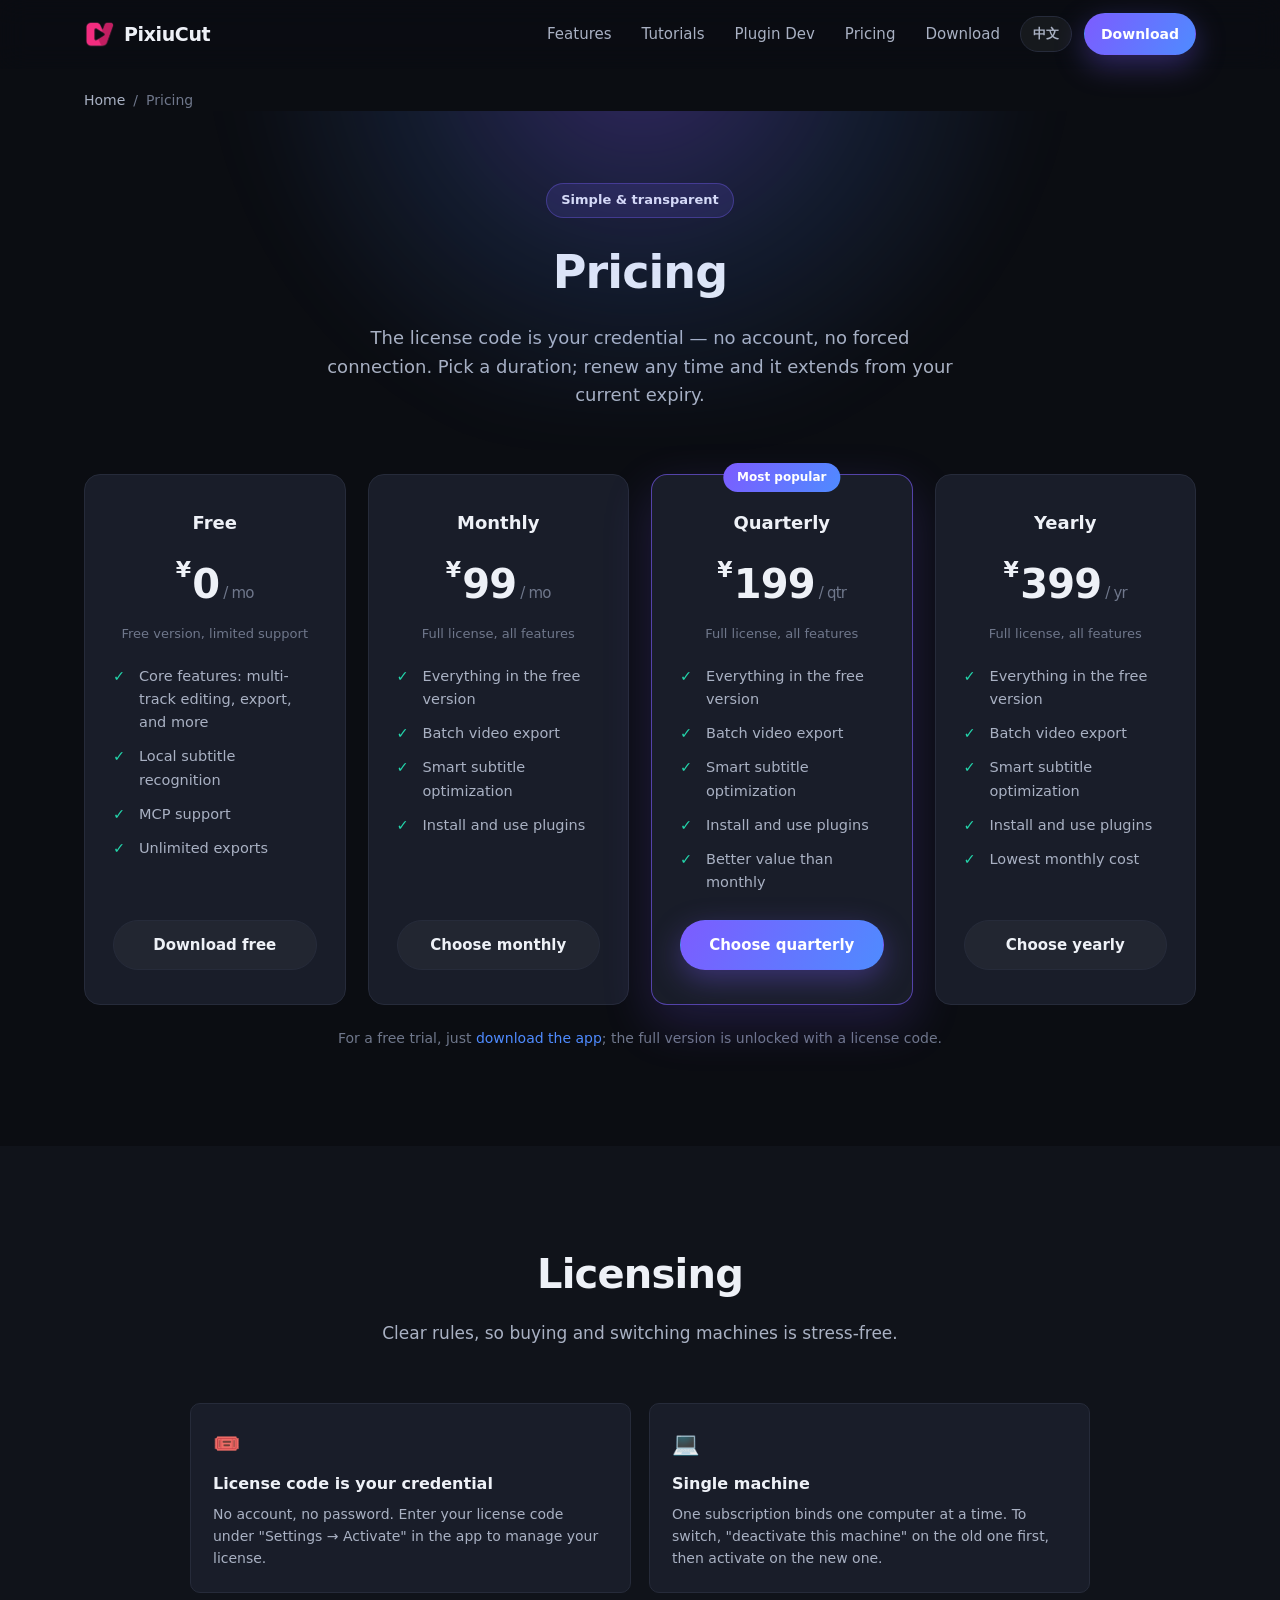
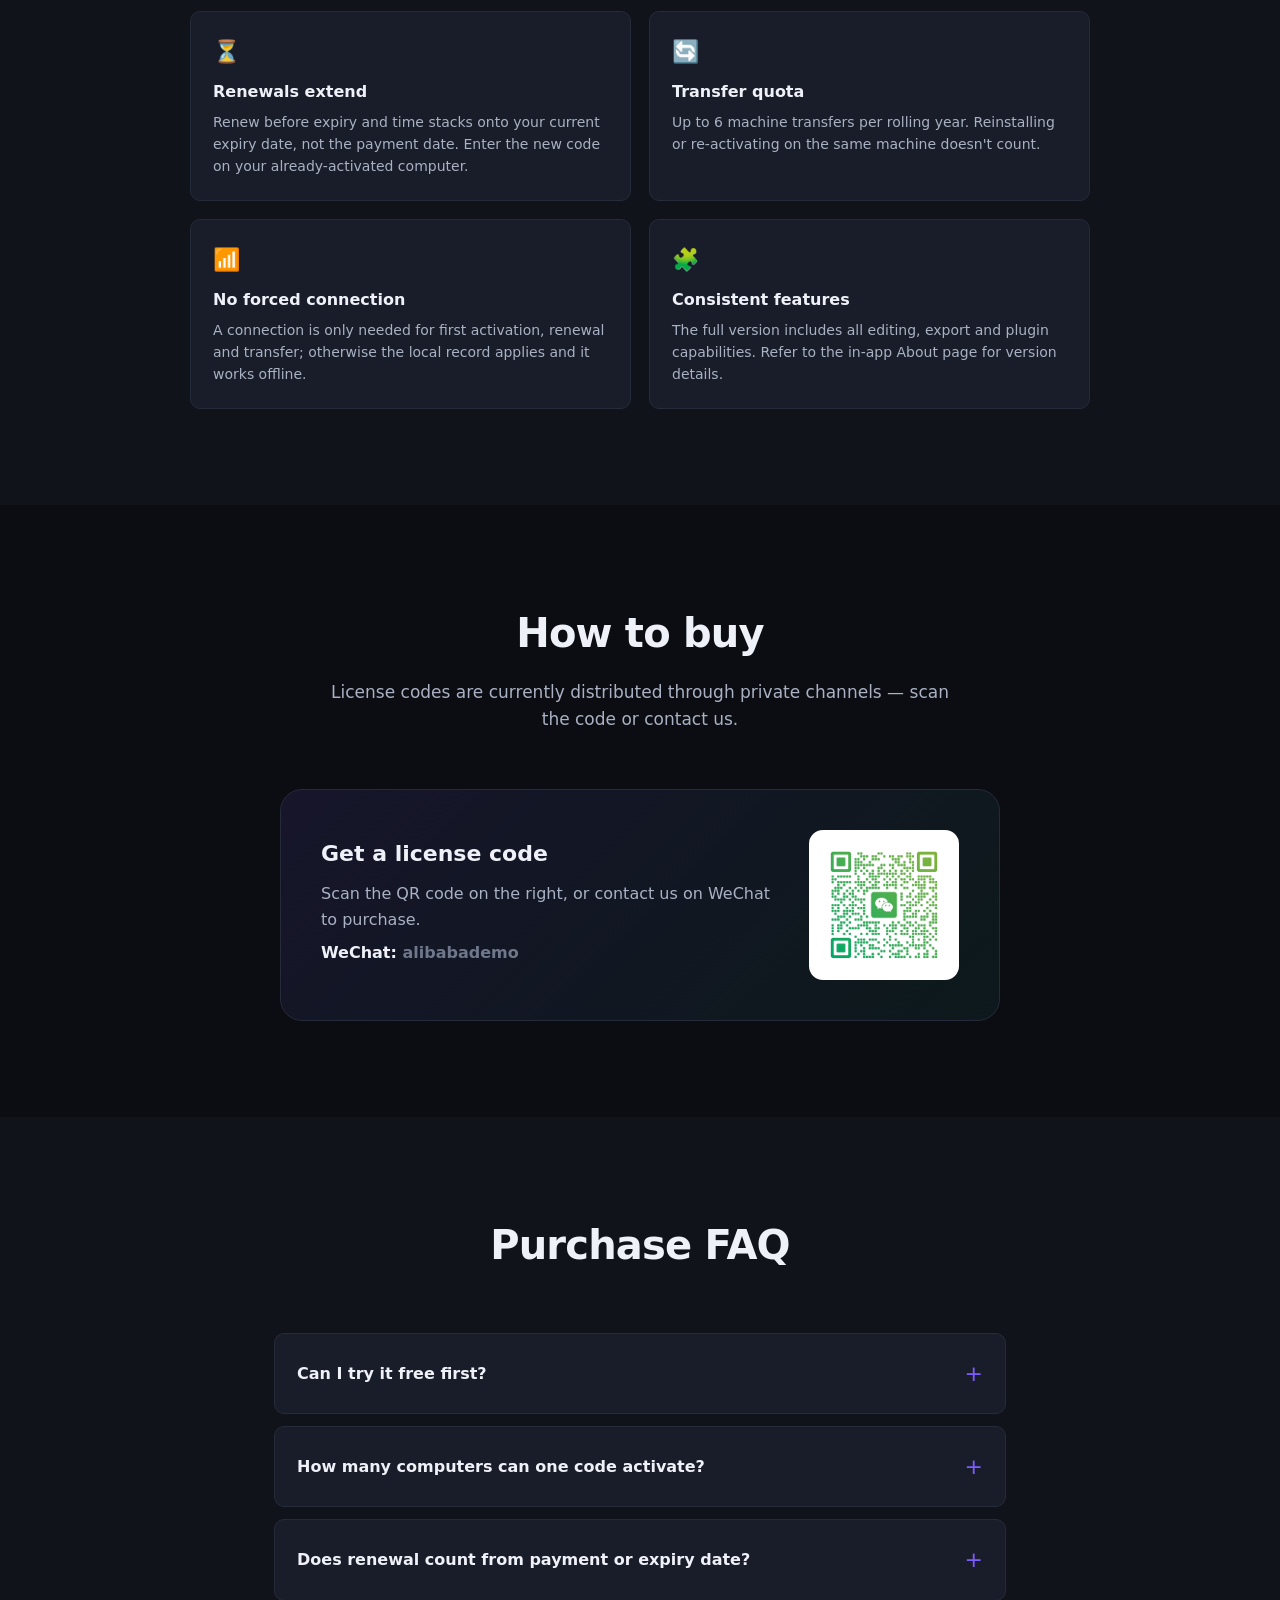
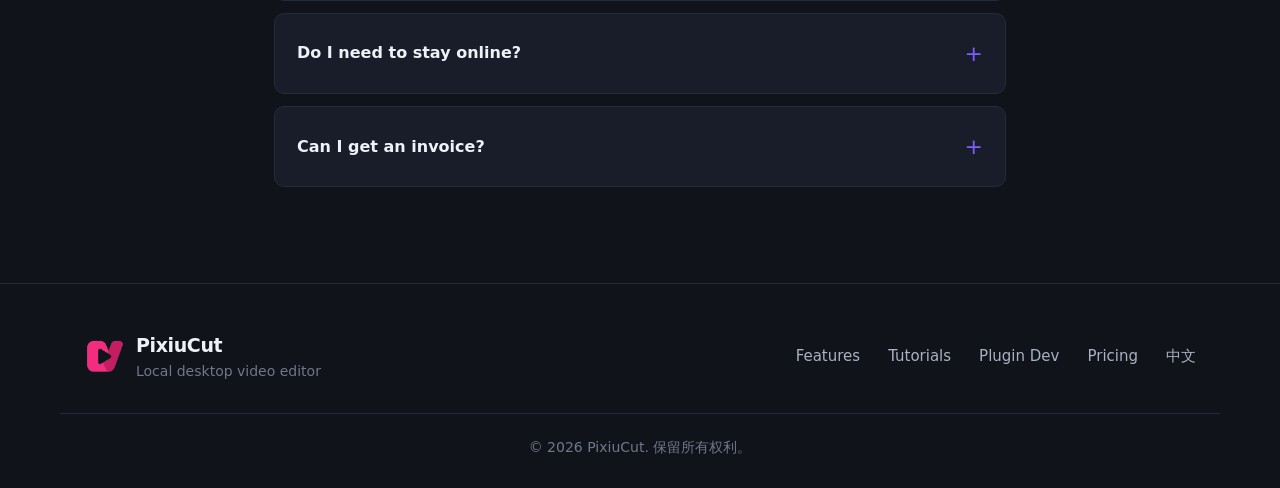
<file: en/pricing.html>
<!DOCTYPE html>
<html lang="en">
<head>
  <meta charset="UTF-8" />
  <meta name="viewport" content="width=device-width, initial-scale=1.0" />
  <title>Pricing · PixiuCut License</title>
  <meta name="description" content="PixiuCut full-version pricing: monthly / quarterly / yearly. The license code is your credential — no account, no forced connection. Single machine, renewals extend from the current expiry, up to 6 machine transfers per rolling year." />
  <meta name="keywords" content="PixiuCut pricing,buy full version,license code,video editor pricing,monthly quarterly yearly" />
  <link rel="canonical" href="https://pixiucut.meitool.cn/en/pricing.html" />
  <link rel="alternate" hreflang="zh-CN" href="https://pixiucut.meitool.cn/pricing.html" />
  <link rel="alternate" hreflang="en" href="https://pixiucut.meitool.cn/en/pricing.html" />
  <link rel="alternate" hreflang="x-default" href="https://pixiucut.meitool.cn/pricing.html" />
  <meta property="og:type" content="website" />
  <meta property="og:title" content="Pricing · PixiuCut" />
  <meta property="og:description" content="Monthly / quarterly / yearly. License code is your credential — no account, no forced connection." />
  <meta property="og:url" content="https://pixiucut.meitool.cn/en/pricing.html" />
  <link rel="icon" type="image/png" href="../assets/img/logo-32.png" />
  <link rel="stylesheet" href="../assets/css/style.css" />
  <script type="application/ld+json">
  {
    "@context": "https://schema.org",
    "@type": "Product",
    "name": "PixiuCut Full Version",
    "description": "PixiuCut local desktop video editor full-version license",
    "brand": { "@type": "Brand", "name": "PixiuCut" },
    "offers": [
      { "@type": "Offer", "name": "Free", "priceCurrency": "CNY", "price": "0" },
      { "@type": "Offer", "name": "Monthly", "priceCurrency": "CNY", "price": "99" },
      { "@type": "Offer", "name": "Quarterly", "priceCurrency": "CNY", "price": "199" },
      { "@type": "Offer", "name": "Yearly", "priceCurrency": "CNY", "price": "399" }
    ]
  }
  </script>
</head>
<body>
  <header class="site-header" id="siteHeader">
    <div class="container header-inner">
      <a class="brand" href="index.html" aria-label="PixiuCut">
        <img src="../assets/img/logo.png" alt="PixiuCut Logo" class="brand-logo" />
        <span class="brand-name">PixiuCut</span>
      </a>
      <nav class="nav" id="mainNav">
        <a href="index.html#features">Features</a>
        <a href="tutorials.html">Tutorials</a>
        <a href="plugins-dev.html">Plugin Dev</a>
        <a href="pricing.html">Pricing</a>
        <a href="index.html#download">Download</a>
      </nav>
      <div class="header-actions">
        <a class="lang-toggle" href="../pricing.html" hreflang="zh-CN" aria-label="切换到中文">中文</a>
        <a href="index.html#download" class="btn btn-primary btn-sm">Download</a>
        <button class="nav-burger" id="navBurger" aria-label="Menu"><span></span><span></span><span></span></button>
      </div>
    </div>
  </header>

  <main>
    <div class="container"><div class="breadcrumb"><a href="index.html">Home</a><span>/</span>Pricing</div></div>

    <section class="page-hero">
      <div class="hero-glow" aria-hidden="true"></div>
      <div class="container">
        <span class="pill">Simple & transparent</span>
        <h1>Pricing</h1>
        <p>The license code is your credential — no account, no forced connection. Pick a duration; renew any time and it extends from your current expiry.</p>
      </div>
    </section>

    <section class="section" style="padding-top:24px">
      <div class="container">
        <div class="pricing-grid">
          <div class="price-card">
            <div class="price-plan">Free</div>
            <div class="price-amount"><span class="cur">¥</span>0<span class="per"> / mo</span></div>
            <div class="price-note">Free version, limited support</div>
            <ul class="price-feats">
              <li>Core features: multi-track editing, export, and more</li>
              <li>Local subtitle recognition</li>
              <li>MCP support</li>
              <li>Unlimited exports</li>
            </ul>
            <a href="index.html#download" class="btn btn-ghost btn-block">Download free</a>
          </div>

          <div class="price-card">
            <div class="price-plan">Monthly</div>
            <div class="price-amount"><span class="cur">¥</span>99<span class="per"> / mo</span></div>
            <div class="price-note">Full license, all features</div>
            <ul class="price-feats">
              <li>Everything in the free version</li>
              <li>Batch video export</li>
              <li>Smart subtitle optimization</li>
              <li>Install and use plugins</li>
            </ul>
            <a href="#buy" class="btn btn-ghost btn-block">Choose monthly</a>
          </div>

          <div class="price-card featured">
            <span class="price-badge">Most popular</span>
            <div class="price-plan">Quarterly</div>
            <div class="price-amount"><span class="cur">¥</span>199<span class="per"> / qtr</span></div>
            <div class="price-note">Full license, all features</div>
            <ul class="price-feats">
              <li>Everything in the free version</li>
              <li>Batch video export</li>
              <li>Smart subtitle optimization</li>
              <li>Install and use plugins</li>
              <li>Better value than monthly</li>
            </ul>
            <a href="#buy" class="btn btn-primary btn-block" data-buy="quarter">Choose quarterly</a>
          </div>

          <div class="price-card">
            <div class="price-plan">Yearly</div>
            <div class="price-amount"><span class="cur">¥</span>399<span class="per"> / yr</span></div>
            <div class="price-note">Full license, all features</div>
            <ul class="price-feats">
              <li>Everything in the free version</li>
              <li>Batch video export</li>
              <li>Smart subtitle optimization</li>
              <li>Install and use plugins</li>
              <li>Lowest monthly cost</li>
            </ul>
            <a href="#buy" class="btn btn-ghost btn-block">Choose yearly</a>
          </div>
        </div>
        <p style="text-align:center;margin-top:22px;color:var(--text-3);font-size:14px">For a free trial, just <a href="index.html#download" style="color:var(--brand-2)">download the app</a>; the full version is unlocked with a license code.</p>
      </div>
    </section>

    <section class="section section-alt">
      <div class="container">
        <div class="section-head"><h2>Licensing</h2><p>Clear rules, so buying and switching machines is stress-free.</p></div>
        <div class="license-grid">
          <div class="license-item"><div class="li-ico">🎟️</div><h4>License code is your credential</h4><p>No account, no password. Enter your license code under "Settings → Activate" in the app to manage your license.</p></div>
          <div class="license-item"><div class="li-ico">💻</div><h4>Single machine</h4><p>One subscription binds one computer at a time. To switch, "deactivate this machine" on the old one first, then activate on the new one.</p></div>
          <div class="license-item"><div class="li-ico">⏳</div><h4>Renewals extend</h4><p>Renew before expiry and time stacks onto your current expiry date, not the payment date. Enter the new code on your already-activated computer.</p></div>
          <div class="license-item"><div class="li-ico">🔄</div><h4>Transfer quota</h4><p>Up to 6 machine transfers per rolling year. Reinstalling or re-activating on the same machine doesn't count.</p></div>
          <div class="license-item"><div class="li-ico">📶</div><h4>No forced connection</h4><p>A connection is only needed for first activation, renewal and transfer; otherwise the local record applies and it works offline.</p></div>
          <div class="license-item"><div class="li-ico">🧩</div><h4>Consistent features</h4><p>The full version includes all editing, export and plugin capabilities. Refer to the in-app About page for version details.</p></div>
        </div>
      </div>
    </section>

    <section class="section" id="buy">
      <div class="container">
        <div class="section-head"><h2>How to buy</h2><p>License codes are currently distributed through private channels — scan the code or contact us.</p></div>
        <div class="buy-box">
          <div class="buy-copy">
            <h3>Get a license code</h3>
            <p>Scan the QR code on the right, or contact us on WeChat to purchase.</p>
            <p class="buy-contact">WeChat: <span style="color:var(--text-3)">alibabademo</span></p>
            <!-- <p class="buy-contact">Email: <span style="color:var(--text-3)"></span></p> -->
            <!-- <div style="margin-top:18px"><a href="#" class="btn btn-primary" data-buy="contact">Contact to buy</a></div> -->
          </div>
          <div class="qr-box">
            <img src="../assets/img/qr-code.png" alt="Customer support contact" />
          </div>
        </div>
      </div>
    </section>

    <section class="section section-alt">
      <div class="container container-narrow">
        <div class="section-head"><h2>Purchase FAQ</h2></div>
        <div class="faq-list">
          <details class="faq-item"><summary>Can I try it free first?</summary><p>Yes. Download the app to try local editing, then buy a license code to unlock the full version.</p></details>
          <details class="faq-item"><summary>How many computers can one code activate?</summary><p>One computer at a time. To switch, deactivate on the old machine first, then activate on the new one; up to 6 transfers per rolling year.</p></details>
          <details class="faq-item"><summary>Does renewal count from payment or expiry date?</summary><p>Renewing before expiry stacks onto the current expiry; if already expired it starts from now. Enter the new code on the activated computer.</p></details>
          <details class="faq-item"><summary>Do I need to stay online?</summary><p>No. Only first activation, renewal and transfer need a connection; it works offline otherwise.</p></details>
          <details class="faq-item"><summary>Can I get an invoice?</summary><p>Yes, please mention invoicing when purchasing via the contact above.</p></details>
        </div>
      </div>
    </section>
  </main>

  <footer class="site-footer">
    <div class="container footer-inner">
      <div class="footer-brand">
        <img src="../assets/img/logo.png" alt="PixiuCut" class="brand-logo" />
        <div><div class="brand-name">PixiuCut</div><p class="footer-tag">Local desktop video editor</p></div>
      </div>
      <nav class="footer-links">
        <a href="index.html#features">Features</a>
        <a href="tutorials.html">Tutorials</a>
        <a href="plugins-dev.html">Plugin Dev</a>
        <a href="pricing.html">Pricing</a>
        <a href="../pricing.html" hreflang="zh-CN">中文</a>
      </nav>
    </div>
    <div class="container footer-bottom" id="footer-bottom"><span>© 2026 PixiuCut. All rights reserved.</span></div>
  </footer>

  <script src="../assets/js/main.js"></script>
</body>
</html>
</file>
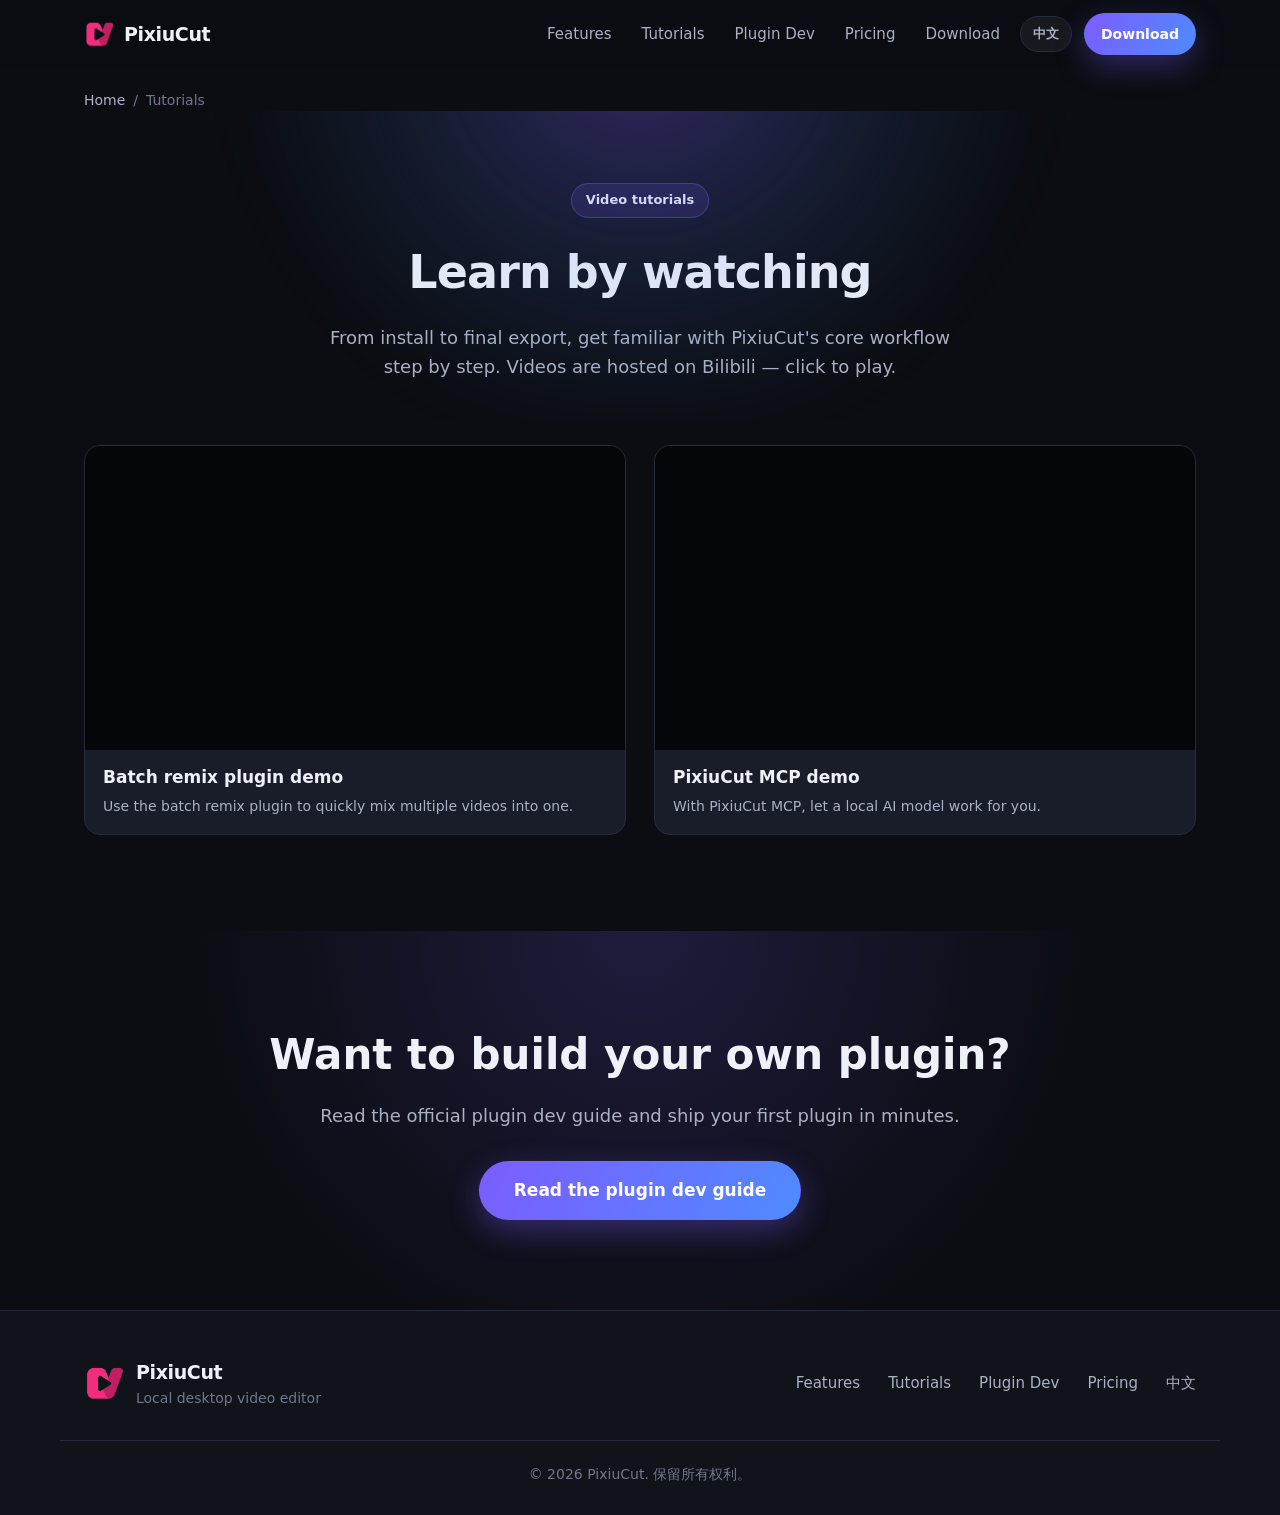
<file: en/tutorials.html>
<!DOCTYPE html>
<html lang="en">
<head>
  <meta charset="UTF-8" />
  <meta name="viewport" content="width=device-width, initial-scale=1.0" />
  <title>Tutorials · PixiuCut Video Editor</title>
  <meta name="description" content="PixiuCut tutorials and demo videos: install, import media, multi-track editing, subtitles and effects, and export — get up to speed with short-form editing." />
  <meta name="keywords" content="PixiuCut tutorial,video editing tutorial,short-form editing,subtitle tutorial,export tutorial" />
  <link rel="canonical" href="https://pixiucut.meitool.cn/en/tutorials.html" />
  <link rel="alternate" hreflang="zh-CN" href="https://pixiucut.meitool.cn/tutorials.html" />
  <link rel="alternate" hreflang="en" href="https://pixiucut.meitool.cn/en/tutorials.html" />
  <link rel="alternate" hreflang="x-default" href="https://pixiucut.meitool.cn/tutorials.html" />
  <meta property="og:type" content="website" />
  <meta property="og:title" content="Tutorials · PixiuCut" />
  <meta property="og:description" content="PixiuCut tutorials and demo videos to get up to speed with short-form editing." />
  <meta property="og:url" content="https://pixiucut.meitool.cn/en/tutorials.html" />
  <link rel="icon" type="image/png" href="../assets/img/logo-32.png" />
  <link rel="stylesheet" href="../assets/css/style.css" />
</head>
<body>
  <header class="site-header" id="siteHeader">
    <div class="container header-inner">
      <a class="brand" href="index.html" aria-label="PixiuCut">
        <img src="../assets/img/logo.png" alt="PixiuCut Logo" class="brand-logo" />
        <span class="brand-name">PixiuCut</span>
      </a>
      <nav class="nav" id="mainNav">
        <a href="index.html#features">Features</a>
        <a href="tutorials.html">Tutorials</a>
        <a href="plugins-dev.html">Plugin Dev</a>
        <a href="pricing.html">Pricing</a>
        <a href="index.html#download">Download</a>
      </nav>
      <div class="header-actions">
        <a class="lang-toggle" href="../tutorials.html" hreflang="zh-CN" aria-label="切换到中文">中文</a>
        <a href="index.html#download" class="btn btn-primary btn-sm">Download</a>
        <button class="nav-burger" id="navBurger" aria-label="Menu"><span></span><span></span><span></span></button>
      </div>
    </div>
  </header>

  <main>
    <div class="container"><div class="breadcrumb"><a href="index.html">Home</a><span>/</span>Tutorials</div></div>

    <section class="page-hero">
      <div class="hero-glow" aria-hidden="true"></div>
      <div class="container">
        <span class="pill">Video tutorials</span>
        <h1>Learn by watching</h1>
        <p>From install to final export, get familiar with PixiuCut's core workflow step by step. Videos are hosted on Bilibili — click to play.</p>
      </div>
    </section>

    <section class="section" style="padding-top:24px">
      <div class="container">
        <!--
          Bilibili embed: replace each <div class="video-placeholder">…</div> with:
          <iframe src="//player.bilibili.com/player.html?bvid=BVxxxxxxxxxx&page=1&high_quality=1&danmaku=0&autoplay=0"
                  scrolling="no" frameborder="no" framespacing="0" allowfullscreen="true"
                  loading="lazy" title="Video title"></iframe>
        -->
        <div class="video-grid">
          <article class="video-card">
            <div class="video-frame">
              <iframe src="//player.bilibili.com/player.html?bvid=BV1ctb56pEQ1&page=1" scrolling="no" border="0" frameborder="no" framespacing="0" allowfullscreen="true"></iframe>
            </div>
            <div class="video-meta"><h3>Batch remix plugin demo</h3><p>Use the batch remix plugin to quickly mix multiple videos into one.</p></div>
          </article>
          <article class="video-card">
            <div class="video-frame">
              <iframe src="//player.bilibili.com/player.html?bvid=BV1MJYr67EHi&page=1" scrolling="no" border="0" frameborder="no" framespacing="0" allowfullscreen="true"></iframe>
            </div>
            <div class="video-meta"><h3>PixiuCut MCP demo</h3><p>With PixiuCut MCP, let a local AI model work for you.</p></div>
          </article>
        </div>
      </div>
    </section>

    <section class="cta-band">
      <div class="container cta-inner">
        <h2>Want to build your own plugin?</h2>
        <p>Read the official plugin dev guide and ship your first plugin in minutes.</p>
        <a href="plugins-dev.html" class="btn btn-primary btn-lg">Read the plugin dev guide</a>
      </div>
    </section>
  </main>

  <footer class="site-footer">
    <div class="container footer-inner">
      <div class="footer-brand">
        <img src="../assets/img/logo.png" alt="PixiuCut" class="brand-logo" />
        <div><div class="brand-name">PixiuCut</div><p class="footer-tag">Local desktop video editor</p></div>
      </div>
      <nav class="footer-links">
        <a href="index.html#features">Features</a>
        <a href="tutorials.html">Tutorials</a>
        <a href="plugins-dev.html">Plugin Dev</a>
        <a href="pricing.html">Pricing</a>
        <a href="../tutorials.html" hreflang="zh-CN">中文</a>
      </nav>
    </div>
    <div class="container footer-bottom" id="footer-bottom"><span>© 2026 PixiuCut. All rights reserved.</span></div>
  </footer>

  <script src="../assets/js/main.js"></script>
</body>
</html>
</file>
<file: assets/css/style.css>
/* ===== Design tokens ===== */
:root {
  --bg: #0b0d12;
  --bg-2: #10131a;
  --bg-3: #161a24;
  --surface: #191d29;
  --border: #262b3a;
  --text: #eef1f7;
  --text-2: #a9b1c3;
  --text-3: #6f778b;
  --brand: #7c5cff;
  --brand-2: #4f8bff;
  --accent: #23d5ab;
  --danger: #ff5d73;
  --radius: 16px;
  --radius-sm: 10px;
  --maxw: 1160px;
  --shadow: 0 20px 60px rgba(0, 0, 0, 0.45);
  --grad: linear-gradient(120deg, var(--brand), var(--brand-2));
  --font: "Segoe UI", system-ui, -apple-system, "PingFang SC", "Microsoft YaHei", "Hiragino Sans GB", sans-serif;
}

* { box-sizing: border-box; margin: 0; padding: 0; }

html { scroll-behavior: smooth; scroll-padding-top: 80px; }

body {
  font-family: var(--font);
  background: var(--bg);
  color: var(--text);
  line-height: 1.6;
  -webkit-font-smoothing: antialiased;
  overflow-x: hidden;
}

a { color: inherit; text-decoration: none; }
img { max-width: 100%; display: block; }

.container {
  width: 100%;
  max-width: var(--maxw);
  margin: 0 auto;
  padding: 0 24px;
}
.container-narrow { max-width: 780px; }

/* ===== Buttons ===== */
.btn {
  display: inline-flex;
  align-items: center;
  justify-content: center;
  gap: 8px;
  padding: 12px 22px;
  border-radius: 999px;
  font-weight: 600;
  font-size: 15px;
  border: 1px solid transparent;
  cursor: pointer;
  transition: transform 0.15s ease, box-shadow 0.2s ease, background 0.2s ease, opacity 0.2s;
  white-space: nowrap;
}
.btn:hover { transform: translateY(-2px); }
.btn-primary {
  background: var(--grad);
  color: #fff;
  box-shadow: 0 10px 30px rgba(124, 92, 255, 0.35);
}
.btn-primary:hover { box-shadow: 0 14px 38px rgba(124, 92, 255, 0.5); }
.btn-ghost {
  background: rgba(255, 255, 255, 0.04);
  border-color: var(--border);
  color: var(--text);
}
.btn-ghost:hover { background: rgba(255, 255, 255, 0.08); }
.btn-sm { padding: 9px 16px; font-size: 14px; }
.btn-lg { padding: 15px 34px; font-size: 17px; }
.btn-block { width: 100%; }
.is-disabled { opacity: 0.45; pointer-events: none; }

/* ===== Header ===== */
.site-header {
  position: sticky;
  top: 0;
  z-index: 100;
  backdrop-filter: blur(14px);
  background: rgba(11, 13, 18, 0.72);
  border-bottom: 1px solid transparent;
  transition: border-color 0.2s, background 0.2s;
}
.site-header.scrolled { border-bottom-color: var(--border); background: rgba(11, 13, 18, 0.9); }
.header-inner {
  display: flex;
  align-items: center;
  justify-content: space-between;
  height: 68px;
  gap: 20px;
}
.brand { display: flex; align-items: center; gap: 10px; }
.brand-logo { width: 30px; height: 30px; border-radius: 8px; }
.brand-name { font-weight: 800; font-size: 19px; letter-spacing: -0.02em; }

.nav { display: flex; gap: 30px; margin-left: auto; }
.nav a { color: var(--text-2); font-size: 15px; font-weight: 500; transition: color 0.15s; }
.nav a:hover { color: var(--text); }

.header-actions { display: flex; align-items: center; gap: 12px; }
.lang-toggle {
  background: rgba(255, 255, 255, 0.05);
  border: 1px solid var(--border);
  color: var(--text-2);
  padding: 7px 12px;
  border-radius: 999px;
  font-size: 13px;
  font-weight: 700;
  cursor: pointer;
  transition: all 0.15s;
  min-width: 44px;
}
.lang-toggle:hover { color: var(--text); border-color: var(--brand); }

.nav-burger { display: none; flex-direction: column; gap: 5px; background: none; border: none; cursor: pointer; padding: 6px; }
.nav-burger span { width: 22px; height: 2px; background: var(--text); border-radius: 2px; transition: 0.25s; }

/* ===== Hero ===== */
.hero { position: relative; padding: 72px 0 60px; overflow: hidden; }
.hero-glow {
  position: absolute;
  top: -260px; left: 50%;
  transform: translateX(-50%);
  width: 900px; height: 700px;
  background: radial-gradient(circle at 50% 40%, rgba(124, 92, 255, 0.35), rgba(79, 139, 255, 0.12) 40%, transparent 70%);
  filter: blur(30px);
  pointer-events: none;
}
.hero-inner {
  position: relative;
  display: grid;
  grid-template-columns: 1.05fr 0.95fr;
  gap: 56px;
  align-items: center;
}
.pill {
  display: inline-block;
  padding: 6px 14px;
  border-radius: 999px;
  font-size: 13px;
  font-weight: 600;
  color: var(--text);
  background: rgba(124, 92, 255, 0.14);
  border: 1px solid rgba(124, 92, 255, 0.35);
  margin-bottom: 22px;
}
.pill-accent { background: rgba(35, 213, 171, 0.12); border-color: rgba(35, 213, 171, 0.4); }
.hero-title {
  font-size: clamp(34px, 5vw, 54px);
  line-height: 1.1;
  font-weight: 800;
  letter-spacing: -0.02em;
  margin-bottom: 20px;
}
.hero-sub { font-size: 18px; color: var(--text-2); max-width: 520px; margin-bottom: 32px; }
.hero-cta { display: flex; gap: 14px; flex-wrap: wrap; margin-bottom: 40px; }
.hero-meta { display: flex; gap: 36px; list-style: none; flex-wrap: wrap; }
.hero-meta li { display: flex; flex-direction: column; }
.hero-meta strong { font-size: 24px; font-weight: 800; background: var(--grad); -webkit-background-clip: text; background-clip: text; -webkit-text-fill-color: transparent; }
.hero-meta span { font-size: 13px; color: var(--text-3); }

/* ===== Hero mock window ===== */
.hero-mock { perspective: 1600px; }
.mock-window {
  background: var(--surface);
  border: 1px solid var(--border);
  border-radius: var(--radius);
  overflow: hidden;
  box-shadow: var(--shadow);
  transform: rotateY(-9deg) rotateX(4deg);
  transition: transform 0.5s ease;
}
.hero-mock:hover .mock-window { transform: rotateY(0deg) rotateX(0deg); }
.mock-bar { display: flex; align-items: center; gap: 7px; padding: 11px 14px; background: var(--bg-3); border-bottom: 1px solid var(--border); }
.dot { width: 11px; height: 11px; border-radius: 50%; }
.dot.r { background: #ff5f57; } .dot.y { background: #febc2e; } .dot.g { background: #28c840; }
.mock-title { margin-left: 10px; font-size: 12px; color: var(--text-3); }
.mock-body { display: grid; grid-template-columns: 1fr 76px; gap: 10px; padding: 12px; }
.mock-preview {
  aspect-ratio: 16 / 9;
  background: radial-gradient(circle at 50% 40%, #2a3040, #12151d);
  border-radius: var(--radius-sm);
  display: flex; align-items: center; justify-content: center;
}
.mock-canvas {
  width: 34%; height: 82%;
  background: linear-gradient(160deg, rgba(124, 92, 255, 0.5), rgba(79, 139, 255, 0.3));
  border-radius: 8px;
  display: flex; align-items: center; justify-content: center;
  border: 1px solid rgba(255, 255, 255, 0.15);
}
.mock-play { color: #fff; font-size: 22px; opacity: 0.9; }
.mock-side { display: flex; flex-direction: column; gap: 8px; }
.mock-thumb { height: 40px; border-radius: 7px; background: var(--bg-3); border: 1px solid var(--border); }
.mock-thumb:nth-child(1) { background: linear-gradient(120deg, #37324f, #1d2130); }
.mock-thumb:nth-child(2) { background: linear-gradient(120deg, #2a3a4a, #1d2130); }
.mock-timeline { position: relative; padding: 12px; display: flex; flex-direction: column; gap: 7px; background: var(--bg-2); border-top: 1px solid var(--border); }
.track { height: 20px; border-radius: 6px; position: relative; display: flex; gap: 6px; }
.track span { display: block; border-radius: 5px; height: 100%; }
.track-v span:nth-child(1) { width: 45%; background: linear-gradient(90deg, #7c5cff, #4f8bff); }
.track-v span:nth-child(2) { width: 30%; background: linear-gradient(90deg, #4f8bff, #23d5ab); }
.track-a span { width: 70%; background: linear-gradient(90deg, #23d5ab, #1a9c7d); }
.track-s span:nth-child(1) { width: 22%; background: #f0a93b; }
.track-s span:nth-child(2) { width: 33%; background: #f0793b; margin-left: 8%; }
.playhead { position: absolute; top: 6px; bottom: 6px; left: 34%; width: 2px; background: #fff; box-shadow: 0 0 8px rgba(255,255,255,0.6); }
.playhead::before { content: ""; position: absolute; top: -4px; left: -4px; width: 10px; height: 10px; background: #fff; border-radius: 2px; }

/* ===== Strip ===== */
.strip { border-top: 1px solid var(--border); border-bottom: 1px solid var(--border); background: var(--bg-2); }
.strip-inner { display: flex; justify-content: space-around; flex-wrap: wrap; gap: 20px; padding: 26px 24px; }
.strip-item { display: flex; align-items: center; gap: 10px; color: var(--text-2); font-weight: 600; font-size: 15px; }
.strip-ico { font-size: 20px; }

/* ===== Sections ===== */
.section { padding: 96px 0; }
.section-alt { background: var(--bg-2); }
.section-head { text-align: center; max-width: 640px; margin: 0 auto 56px; }
.section-head h2 { font-size: clamp(28px, 4vw, 40px); font-weight: 800; letter-spacing: -0.02em; margin-bottom: 14px; }
.section-head p { color: var(--text-2); font-size: 17px; }

/* ===== Feature grid ===== */
.feature-grid { display: grid; grid-template-columns: repeat(3, 1fr); gap: 22px; }
.card {
  background: var(--surface);
  border: 1px solid var(--border);
  border-radius: var(--radius);
  padding: 28px;
  transition: transform 0.2s, border-color 0.2s, box-shadow 0.2s;
}
.card:hover { transform: translateY(-4px); border-color: rgba(124, 92, 255, 0.5); box-shadow: 0 16px 40px rgba(0,0,0,0.35); }
.card-ico {
  width: 48px; height: 48px; border-radius: 12px;
  display: flex; align-items: center; justify-content: center;
  font-size: 24px; margin-bottom: 18px;
  background: rgba(124, 92, 255, 0.12);
  border: 1px solid rgba(124, 92, 255, 0.25);
}
.card h3 { font-size: 19px; margin-bottom: 10px; }
.card p { color: var(--text-2); font-size: 15px; }

/* ===== Showcase ===== */
.showcase-grid { display: grid; grid-template-columns: 1fr 1fr; gap: 60px; align-items: center; }
.show-item { padding: 22px 0; border-bottom: 1px solid var(--border); }
.show-item:last-child { border-bottom: none; }
.show-item h4 { font-size: 20px; margin-bottom: 8px; }
.show-item p { color: var(--text-2); }
.showcase-visual { display: flex; justify-content: center; }
.phone {
  position: relative;
  width: 240px; aspect-ratio: 9 / 16;
  background: #05060a;
  border-radius: 34px;
  border: 8px solid #1c2130;
  box-shadow: var(--shadow);
  overflow: hidden;
}
.phone-notch { position: absolute; top: 10px; left: 50%; transform: translateX(-50%); width: 90px; height: 20px; background: #1c2130; border-radius: 0 0 14px 14px; z-index: 2; }
.phone-screen {
  position: absolute; inset: 0;
  background: linear-gradient(160deg, #2a2350, #12203a 60%, #0b2f2a);
  display: flex; flex-direction: column; align-items: center; justify-content: center; gap: 16px;
}
.phone-play { width: 62px; height: 62px; border-radius: 50%; background: rgba(255,255,255,0.15); border: 1px solid rgba(255,255,255,0.3); display: flex; align-items: center; justify-content: center; font-size: 24px; color: #fff; }
.phone-caption { color: rgba(255,255,255,0.75); font-size: 13px; }

/* ===== Plugins ===== */
.plugins-box {
  display: grid; grid-template-columns: 1.2fr 1fr; gap: 50px; align-items: center;
  background: linear-gradient(135deg, rgba(124, 92, 255, 0.08), rgba(35, 213, 171, 0.05));
  border: 1px solid var(--border);
  border-radius: 24px;
  padding: 48px;
}
.plugins-copy h2 { font-size: clamp(26px, 3.5vw, 36px); font-weight: 800; margin: 14px 0; }
.plugins-copy p { color: var(--text-2); font-size: 16px; margin-bottom: 22px; }
.check-list { list-style: none; display: flex; flex-direction: column; gap: 12px; }
.check-list li { position: relative; padding-left: 30px; color: var(--text); }
.check-list li::before { content: "✓"; position: absolute; left: 0; top: 0; width: 20px; height: 20px; background: rgba(35, 213, 171, 0.18); color: var(--accent); border-radius: 50%; display: flex; align-items: center; justify-content: center; font-size: 12px; font-weight: 800; }
.plugins-visual { display: grid; grid-template-columns: 1fr 1fr; gap: 16px; }
.plug-card {
  aspect-ratio: 1; border-radius: 18px; font-size: 40px;
  display: flex; align-items: center; justify-content: center;
  background: var(--surface); border: 1px solid var(--border);
  transition: transform 0.3s;
}
.plug-card:hover { transform: translateY(-6px) rotate(-3deg); }
.plug-card:nth-child(2) { transform: translateY(20px); }
.plug-card:nth-child(3) { transform: translateY(-20px); }

/* ===== Download ===== */
.download-grid { display: grid; grid-template-columns: repeat(3, 1fr); gap: 22px; max-width: 900px; margin: 0 auto; }
.dl-card {
  background: var(--surface); border: 1px solid var(--border); border-radius: var(--radius);
  padding: 32px 26px; text-align: center;
}
.dl-primary { border-color: rgba(124, 92, 255, 0.5); box-shadow: 0 16px 44px rgba(124, 92, 255, 0.18); }
.dl-os { font-size: 21px; font-weight: 700; margin-bottom: 6px; }
.dl-ver { color: var(--text-3); font-size: 14px; margin-bottom: 22px; }
.dl-note { color: var(--text-3); font-size: 13px; margin-top: 14px; }

/* ===== FAQ ===== */
.faq-list { display: flex; flex-direction: column; gap: 12px; }
.faq-item {
  background: var(--surface); border: 1px solid var(--border); border-radius: var(--radius-sm);
  padding: 4px 22px;
}
.faq-item summary {
  cursor: pointer; padding: 18px 0; font-weight: 600; font-size: 16px;
  list-style: none; display: flex; justify-content: space-between; align-items: center; gap: 12px;
}
.faq-item summary::-webkit-details-marker { display: none; }
.faq-item summary::after { content: "+"; color: var(--brand); font-size: 22px; font-weight: 400; transition: transform 0.2s; }
.faq-item[open] summary::after { transform: rotate(45deg); }
.faq-item p { color: var(--text-2); padding: 0 0 18px; }

/* ===== CTA band ===== */
.cta-band { padding: 90px 0; text-align: center; background: radial-gradient(circle at 50% 0%, rgba(124, 92, 255, 0.18), transparent 60%); }
.cta-inner h2 { font-size: clamp(28px, 4vw, 42px); font-weight: 800; margin-bottom: 14px; }
.cta-inner p { color: var(--text-2); font-size: 18px; margin-bottom: 30px; }

/* ===== Footer ===== */
.site-footer { border-top: 1px solid var(--border); background: var(--bg-2); padding: 46px 0 30px; }
.footer-inner { display: flex; justify-content: space-between; align-items: center; flex-wrap: wrap; gap: 24px; padding-bottom: 30px; border-bottom: 1px solid var(--border); }
.footer-brand { display: flex; align-items: center; gap: 12px; }
.footer-brand .brand-logo { width: 40px; height: 40px; }
.footer-tag { color: var(--text-3); font-size: 14px; }
.footer-links { display: flex; gap: 28px; }
.footer-links a { color: var(--text-2); font-size: 15px; }
.footer-links a:hover { color: var(--text); }
.footer-bottom { padding-top: 22px; color: var(--text-3); font-size: 14px; text-align: center; }

/* ===== Download modal ===== */
.dl-modal { position: fixed; inset: 0; z-index: 200; display: flex; align-items: center; justify-content: center; padding: 24px; }
.dl-modal-mask { position: absolute; inset: 0; background: rgba(0, 0, 0, 0.62); backdrop-filter: blur(4px); }
.dl-modal-box { position: relative; width: 100%; max-width: 560px; background: var(--surface); border: 1px solid var(--border); border-radius: var(--radius); padding: 30px 28px; box-shadow: var(--shadow); }
.dl-modal-close { position: absolute; top: 12px; right: 14px; background: none; border: none; color: var(--text-2); font-size: 26px; line-height: 1; cursor: pointer; }
.dl-modal-close:hover { color: var(--text); }
.dl-modal-title { font-size: 20px; font-weight: 800; margin-bottom: 8px; }
.dl-modal-tip { color: var(--text-2); font-size: 14px; margin-bottom: 18px; }
.dl-row { background: var(--bg-2); border: 1px solid var(--border); border-radius: var(--radius-sm); padding: 14px 16px; margin-bottom: 12px; }
.dl-row:last-child { margin-bottom: 0; }
.dl-row-head { display: flex; align-items: center; gap: 10px; margin-bottom: 8px; }
.dl-row-name { font-weight: 700; }
.dl-row-label { font-size: 12px; color: var(--brand); background: rgba(124,92,255,0.12); border: 1px solid rgba(124,92,255,0.3); border-radius: 999px; padding: 2px 9px; }
.dl-row-body { display: flex; align-items: center; gap: 12px; flex-wrap: wrap; }
.dl-url { color: var(--brand-2); font-size: 13.5px; word-break: break-all; flex: 1; min-width: 180px; }
.dl-url:hover { text-decoration: underline; }
.dl-code { color: var(--text-2); font-size: 13.5px; white-space: nowrap; }
.dl-code b { color: var(--accent); letter-spacing: 0.04em; }

/* ===== Reveal animation ===== */
[data-reveal] { opacity: 0; transform: translateY(24px); transition: opacity 0.6s ease, transform 0.6s ease; }
[data-reveal].in { opacity: 1; transform: none; }

/* ============================================================
   Subpage components (tutorials / plugin docs / pricing)
   ============================================================ */

/* ----- Page hero (compact) ----- */
.page-hero { position: relative; padding: 72px 0 40px; text-align: center; overflow: hidden; }
.page-hero .hero-glow { top: -320px; height: 620px; }
.page-hero .pill { margin-bottom: 18px; }
.page-hero h1 { font-size: clamp(30px, 4.6vw, 46px); font-weight: 800; letter-spacing: -0.02em; margin-bottom: 14px; }
.page-hero p { color: var(--text-2); font-size: 18px; max-width: 640px; margin: 0 auto; }

/* ----- Breadcrumb ----- */
.breadcrumb { font-size: 14px; color: var(--text-3); padding: 20px 0 0; }
.breadcrumb a { color: var(--text-2); }
.breadcrumb a:hover { color: var(--text); }
.breadcrumb span { margin: 0 8px; }

/* ----- Video grid (tutorials) ----- */
.video-grid { display: grid; grid-template-columns: repeat(2, 1fr); gap: 28px; }
.video-card { background: var(--surface); border: 1px solid var(--border); border-radius: var(--radius); overflow: hidden; transition: transform 0.2s, border-color 0.2s; }
.video-card:hover { transform: translateY(-4px); border-color: rgba(124, 92, 255, 0.5); }
.video-frame { position: relative; width: 100%; aspect-ratio: 16 / 9; background: #05060a; }
.video-frame iframe { position: absolute; inset: 0; width: 100%; height: 100%; border: 0; }
.video-placeholder {
  position: absolute; inset: 0; display: flex; flex-direction: column; align-items: center; justify-content: center; gap: 12px;
  background: linear-gradient(160deg, #1c1740, #10203a);
  color: var(--text-2); text-align: center; padding: 20px;
}
.video-placeholder .vp-play { width: 60px; height: 60px; border-radius: 50%; background: rgba(255,255,255,0.14); border: 1px solid rgba(255,255,255,0.28); display: flex; align-items: center; justify-content: center; font-size: 24px; color: #fff; }
.video-placeholder .vp-tip { font-size: 13px; color: var(--text-3); }
.video-meta { padding: 14px 18px 16px; }
.video-meta h3 { font-size: 17px; margin-bottom: 4px; }
.video-meta p { color: var(--text-2); font-size: 14px; }

/* ----- Docs layout (plugin dev) ----- */
.docs-layout { display: grid; grid-template-columns: 240px 1fr; gap: 48px; align-items: start; }
.docs-toc { position: sticky; top: 90px; max-height: calc(100vh - 110px); overflow-y: auto; }
.docs-toc h4 { font-size: 13px; text-transform: uppercase; letter-spacing: 0.06em; color: var(--text-3); margin-bottom: 14px; }
.docs-toc ul { list-style: none; display: flex; flex-direction: column; gap: 2px; }
.docs-toc ul ul { margin: 2px 0 6px 10px; gap: 0; }
.docs-toc a { display: block; padding: 7px 12px; border-radius: 8px; color: var(--text-2); font-size: 14px; border-left: 2px solid transparent; transition: all 0.15s; }
.docs-toc ul ul a { padding: 4px 10px; font-size: 13px; color: var(--text-3); }
.docs-toc a:hover { color: var(--text); background: rgba(255,255,255,0.04); }
.docs-toc a.active { color: var(--text); border-left-color: var(--brand); background: rgba(124,92,255,0.08); }
.docs-toc::-webkit-scrollbar { width: 6px; }
.docs-toc::-webkit-scrollbar-thumb { background: rgba(255,255,255,0.12); border-radius: 99px; }

.docs-content { min-width: 0; }
.docs-content h2 { font-size: 26px; font-weight: 800; margin: 44px 0 16px; padding-top: 16px; scroll-margin-top: 88px; }
.docs-content h2:first-child { margin-top: 0; }
.docs-content h3 { font-size: 19px; margin: 28px 0 12px; scroll-margin-top: 88px; }
.docs-content p { color: var(--text-2); margin-bottom: 14px; }
.docs-content ul, .docs-content ol { color: var(--text-2); margin: 0 0 16px 22px; }
.docs-content li { margin-bottom: 6px; }
.docs-content a { color: var(--brand-2); }
.docs-content a:hover { text-decoration: underline; }
.docs-content strong { color: var(--text); }

/* ----- Code blocks ----- */
.docs-content pre, pre.code {
  background: #0d1017; border: 1px solid var(--border); border-radius: var(--radius-sm);
  padding: 18px 20px; overflow-x: auto; margin: 0 0 18px; font-size: 13.5px; line-height: 1.6;
}
.docs-content code, code.inline {
  font-family: "SF Mono", "Consolas", "Liberation Mono", Menlo, monospace;
  font-size: 13px; color: #e6c07b; background: rgba(255,255,255,0.06); padding: 2px 6px; border-radius: 5px;
}
.docs-content pre code, pre.code code { color: #c9d1d9; background: none; padding: 0; font-size: 13.5px; }

/* ----- Doc tables ----- */
.table-scroll { overflow-x: auto; margin: 0 0 20px; }
.docs-content table, .table { width: 100%; border-collapse: collapse; margin: 0 0 20px; font-size: 14px; }
.docs-content .table-scroll table { margin-bottom: 0; }
.docs-content th, .docs-content td, .table th, .table td { border: 1px solid var(--border); padding: 9px 12px; text-align: left; vertical-align: top; }
.docs-content th, .table th { background: var(--bg-3); color: var(--text); font-weight: 600; }
.docs-content td, .table td { color: var(--text-2); }
.docs-content tr:nth-child(even) td { background: rgba(255,255,255,0.015); }

.callout { border: 1px solid var(--border); border-left: 3px solid var(--brand); background: rgba(124,92,255,0.06); border-radius: 8px; padding: 14px 18px; margin: 0 0 18px; color: var(--text-2); font-size: 14.5px; }
.callout.warn { border-left-color: #f0a93b; background: rgba(240,169,59,0.07); }

/* ----- Pricing ----- */
.pricing-grid { display: grid; grid-template-columns: repeat(4, 1fr); gap: 22px; margin: 0 auto; }
.price-card { position: relative; background: var(--surface); border: 1px solid var(--border); border-radius: var(--radius); padding: 34px 28px; text-align: center; display: flex; flex-direction: column; }
.price-card.featured { border-color: rgba(124,92,255,0.6); box-shadow: 0 18px 50px rgba(124,92,255,0.2); }
.price-badge { position: absolute; top: -12px; left: 50%; transform: translateX(-50%); background: var(--grad); color: #fff; font-size: 12px; font-weight: 700; padding: 5px 14px; border-radius: 999px; }
.price-plan { font-size: 18px; font-weight: 700; margin-bottom: 6px; }
.price-amount { font-size: 40px; font-weight: 800; letter-spacing: -0.02em; margin: 8px 0; }
.price-amount .cur { font-size: 22px; vertical-align: top; margin-right: 2px; }
.price-amount .per { font-size: 15px; color: var(--text-3); font-weight: 500; }
.price-note { color: var(--text-3); font-size: 13px; margin-bottom: 20px; }
.price-feats { list-style: none; text-align: left; margin: 0 0 26px; display: flex; flex-direction: column; gap: 11px; flex: 1; }
.price-feats li { position: relative; padding-left: 26px; color: var(--text-2); font-size: 14.5px; }
.price-feats li::before { content: "✓"; position: absolute; left: 0; color: var(--accent); font-weight: 800; }

/* ----- License explainer ----- */
.license-grid { display: grid; grid-template-columns: repeat(2, 1fr); gap: 18px; max-width: 900px; margin: 0 auto; }
.license-item { background: var(--surface); border: 1px solid var(--border); border-radius: var(--radius-sm); padding: 22px; }
.license-item .li-ico { font-size: 22px; margin-bottom: 10px; }
.license-item h4 { font-size: 16px; margin-bottom: 6px; }
.license-item p { color: var(--text-2); font-size: 14px; }

/* ----- Purchase / contact box ----- */
.buy-box { max-width: 720px; margin: 0 auto; background: linear-gradient(135deg, rgba(124,92,255,0.1), rgba(35,213,171,0.06)); border: 1px solid var(--border); border-radius: 22px; padding: 40px; display: grid; grid-template-columns: 1fr auto; gap: 36px; align-items: center; }
.buy-copy h3 { font-size: 22px; margin-bottom: 10px; }
.buy-copy p { color: var(--text-2); margin-bottom: 8px; }
.buy-copy .buy-contact { color: var(--text); font-weight: 600; }
.qr-box { width: 150px; height: 150px; border-radius: 14px; background: #fff; display: flex; align-items: center; justify-content: center; color: #333; font-size: 13px; text-align: center; padding: 12px; border: 4px solid #fff; }

/* ===== Responsive ===== */
@media (max-width: 900px) {
  .docs-layout { grid-template-columns: 1fr; gap: 24px; }
  .docs-toc { position: static; max-height: none; overflow: visible; background: var(--surface); border: 1px solid var(--border); border-radius: var(--radius-sm); padding: 16px 16px 12px; }
  .video-grid { grid-template-columns: 1fr; }
  .pricing-grid { grid-template-columns: repeat(2, 1fr); }
  .license-grid { grid-template-columns: 1fr; }
  .buy-box { grid-template-columns: 1fr; text-align: center; justify-items: center; }
}

@media (max-width: 900px) {
  .hero-inner { grid-template-columns: 1fr; gap: 40px; }
  .hero-mock { max-width: 460px; }
  .mock-window { transform: none; }
  .showcase-grid { grid-template-columns: 1fr; gap: 40px; }
  .plugins-box { grid-template-columns: 1fr; padding: 36px 28px; }
  .feature-grid { grid-template-columns: repeat(2, 1fr); }
  .download-grid { grid-template-columns: 1fr; max-width: 420px; }
}

@media (max-width: 640px) {
  .nav { display: none; position: absolute; top: 68px; left: 0; right: 0; flex-direction: column; gap: 0; background: var(--bg-2); border-bottom: 1px solid var(--border); padding: 8px 0; }
  .nav.open { display: flex; }
  .nav a { padding: 14px 24px; }
  .nav-burger { display: flex; }
  .feature-grid { grid-template-columns: 1fr; }
  .pricing-grid { grid-template-columns: 1fr; }
  .strip-inner { justify-content: flex-start; }
  .section { padding: 64px 0; }
  .hero { padding: 48px 0 40px; }
  .hero-meta { gap: 24px; }
}
</file>
